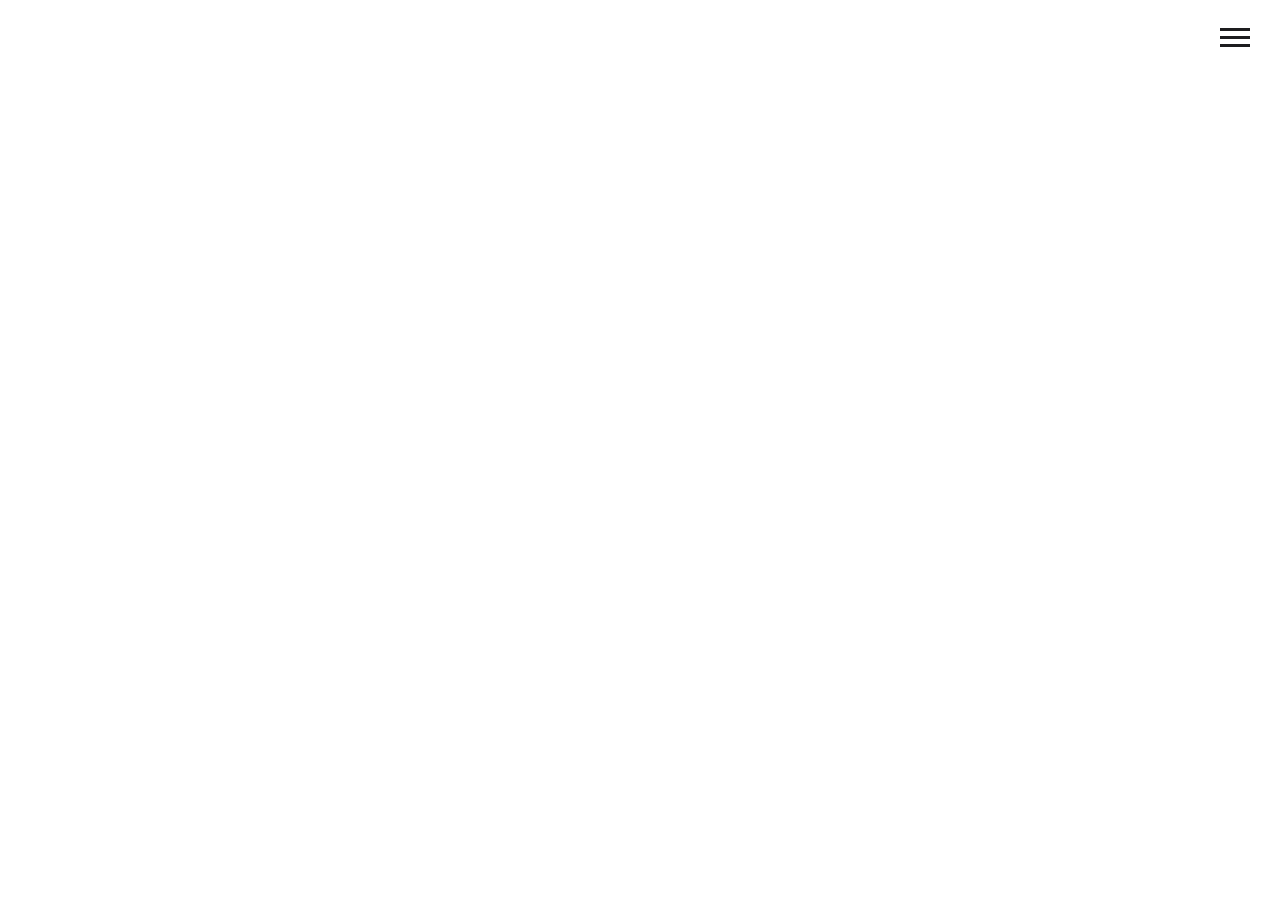
<file: G28.com/index.html>
<!doctype html>
<!--[if lt IE 7]><html class="no-js lt-ie9 lt-ie8 lt-ie7" lang="en"> <![endif]-->
<!--[if IE 7]><html class="no-js lt-ie9 lt-ie8" lang="en"> <![endif]-->
<!--[if IE 8]><html class="no-js lt-ie9" lang="en"> <![endif]-->
<!--[if IE 9 ]><html class="ie9 no-js"> <![endif]-->
<!--[if (gt IE 9)|!(IE)]><!--> <html class="no-js"> <!--<![endif]--><html>
	

<head>
		<title>Game g28</title>

		<!-- META DATA -->
		<meta http-equiv="content-type" content="text/html; charset=utf-8">
		<meta name="description" content="Hello, It's game G28."/>
		<meta name="viewport" content="width=device-width, initial-scale=1.0, user-scalable=0"/>

		<link rel="apple-touch-icon" sizes="57x57" href="assets/img/favicons/apple-icon-57x57.png">
		<link rel="apple-touch-icon" sizes="60x60" href="assets/img/favicons/apple-icon-60x60.png">
		<link rel="apple-touch-icon" sizes="72x72" href="assets/img/favicons/apple-icon-72x72.png">
		<link rel="apple-touch-icon" sizes="76x76" href="assets/img/favicons/apple-icon-76x76.png">
		<link rel="apple-touch-icon" sizes="114x114" href="assets/img/favicons/apple-icon-114x114.png">
		<link rel="apple-touch-icon" sizes="120x120" href="assets/img/favicons/apple-icon-120x120.png">
		<link rel="apple-touch-icon" sizes="144x144" href="assets/img/favicons/apple-icon-144x144.png">
		<link rel="apple-touch-icon" sizes="152x152" href="assets/img/favicons/apple-icon-152x152.png">
		<link rel="apple-touch-icon" sizes="180x180" href="assets/img/favicons/apple-icon-180x180.png">
		<link rel="icon" type="image/png" sizes="192x192"  href="assets/img/favicons/android-icon-192x192.png">
		<link rel="icon" type="image/png" sizes="32x32" href="assets/img/favicons/favicon-32x32.png">
		<link rel="icon" type="image/png" sizes="96x96" href="assets/img/favicons/favicon-96x96.png">
		<link rel="icon" type="image/png" sizes="16x16" href="assets/img/favicons/favicon-16x16.png">
		<link rel="manifest" href="assets/img/favicons/manifest.json">
		<meta name="msapplication-TileColor" content="#ffffff">
		<meta name="msapplication-TileImage" content="assets/img/favicons/ms-icon-144x144.png">
		<meta name="theme-color" content="#ffffff">

		<meta property="og:site_name " content="G28" />
		<meta property="og:title" content="G28" />
		<meta property="og:description" content="Hello, It's game g28." />
		<meta property="og:image" content="assets/img/sharing.png" />

		<!-- CSS -->
		<link type="text/css" rel="stylesheet" href="assets/css/styles.min.css" />

		<!-- JAVASCRIPT -->
		<script type="text/javascript" src="assets/js/respond.min.js"></script>
		<script type="text/javascript" src="assets/js/modernizr.min.js"></script>
	</head>
	<body class="">


		
	
			
			<g class="letters" clip-path="url(#logo__clip)" stroke="#F3F3F3" stroke-width="3" fill="none" stroke-miterlimit="10">
				<g class="letter-G">
					<polyline class="outline-1" points="59.3,66.8 48.2,100.4 43.6,100.4 36.2,79.2 28.7,100.4 24.2,100.4 13,66.8"/>
					<polyline class="fill-2" points="32.1,81.4 36.2,69.7 45.9,97.5 56.6,65.3"/>
					<polyline class="fill-1" points="15.8,65.3 26.5,97.5 32.1,81.4"/>
					<polyline class="outline-2" points="19.5,66.8 26.5,87.8 33.9,66.8 38.5,66.8 45.8,87.8 52.8,66.8"/>
				</g>
				<g class="letter-A">
					<polyline class="outline-3" points="91.7,85.3 81.4,85.3 81.4,94.7 95.6,94.7"/>
					<polyline class="outline-2" points="95.1,72.6 81.4,72.6 81.4,79.5 91.7,79.5"/>
					<polyline class="outline-1" points="95.6,100.4 74.9,100.4 74.9,66.8 95.1,66.8"/>
					<polyline class="fill-3" points="78.2,82.4 78.2,97.5 95.6,97.5"/>
					<line class="fill-1" x1="91.7" y1="82.4" x2="78.2" y2="82.4"/>
					<polyline class="fill-2" points="95.1,69.7 78.2,69.7 78.2,82.4"/>
				</g>
				<g class="letter-M letter-M-1">
					<polyline class="outline-3" points="159.6,100.4 156.4,93 142.9,93 139.8,100.4"/>
					<polyline class="outline-2" points="145.4,87.2 153.9,87.2 149.7,77.3 145.4,87.2"/>
					<polyline class="outline-1" points="133,100.4 147.4,66.8 152,66.8 166.3,100.4"/>
					<line class="fill-1" x1="144.8" y1="80.8" x2="135.7" y2="102.2"/>
					<polyline class="fill-3" points="163.7,102.2 149.7,69.3 144.8,80.8"/>
					<line class="fill-2" x1="158.6" y1="90.1" x2="140.8" y2="90.1"/>
				</g>
				<g class="letter-E letter-E-1">
					<line class="outline-2" x1="187.9" y1="66.8" x2="187.9" y2="100.4"/>
					<line class="outline-1" x1="181.5" y1="100.4" x2="181.5" y2="66.8"/>
					<line class="fill-2" x1="184.7" y1="76.1" x2="184.7" y2="66.8"/>
					<line class="fill-1" x1="184.7" y1="100.4" x2="184.7" y2="76.1"/>
				</g>
				<g class="letter-G">
					<polyline class="outline-2" points="236.7,66.8 236.7,100.4 232.1,100.4 213.4,78.5 213.4,100.4"/>
					<polyline class="fill-2" points="227.5,90.1 233.4,96.7 233.4,66.8 "/>
					<polyline class="fill-1" points="210.1,100.4 210.1,70.7 227.5,90.1 "/>
					<polyline class="outline-1" points="206.9,100.4 206.9,66.8 211.4,66.8 230.2,88.7 230.2,66.8"/>
				</g>
				<g class="letter-apostrophe">
					<line class="outline-2" x1="265" y1="66.8" x2="259.2" y2="81"/>
					<line class="outline-1" x1="254.6" y1="81" x2="258.2" y2="66.8"/>
					<line class="fill-1" x1="262.1" y1="65.3" x2="256.4" y2="82.5"/>
				</g>
				<g class="letter-2 letter-2-1">
					<polyline class="outline-3" points="289.7,100.4 289.7,72.6 280.8,72.6"/>
					<polyline class="outline-2" points="305,72.6 296.2,72.6 296.2,100.4"/>
					<line class="outline-1" x1="280.8" y1="66.8" x2="305" y2="66.8"/>
					<line class="fill-3" x1="292.9" y1="100.4" x2="292.9" y2="69.7"/>
					<line class="fill-2" x1="292.9" y1="69.7" x2="305" y2="69.7"/>
					<line class="fill-1" x1="280.8" y1="69.7" x2="292.9" y2="69.7"/>
				</g>
				<g class="letter-8">
					<line class="outline-5" x1="345.6" y1="100.4" x2="345.6" y2="66.8"/>
					<path class="outline-4" d="M369.6,76.8c0,5.6-3.5,9.9-11.4,9.9H352v13.7"/>
					<path class="outline-3" d="M345.6,66.8h12.6c7.8,0,11.4,4.4,11.4,10"/>
					<path class="outline-2" d="M352,76.8V81h5.9c3.8,0,5.2-2,5.2-4.2"/>
					<path class="outline-1" d="M363.1,76.8c0-2.2-1.4-4.2-5.2-4.2H352v4.2"/>
					<line class="fill-2" x1="348.8" y1="100.4" x2="348.8" y2="66.8"/>
					<path class="fill-1" d="M348.8,69.7l9.2,0c5.8,0,8.3,3.2,8.3,7.1c0,3.9-2.5,7.1-8.3,7.1h-9.2"/>
				</g>
				<g class="letter-8">
					<polyline class="outline-2" points="392.1,66.8 392.1,94.7 406.2,94.7"/>
					<polyline class="outline-1" points="406.2,100.4 385.6,100.4 385.6,66.8"/>
					<line class="fill-2" x1="388.8" y1="100.5" x2="388.8" y2="66.8"/>
					<line class="fill-1" x1="406.2" y1="97.5" x2="388.8" y2="97.5"/>
				</g>
				<g class="letter-a letter-a-2">
					<polyline class="outline-3" points="447.5,100.4 444.3,93 430.8,93 427.7,100.4"/>
					<polyline class="outline-2" points="433.3,87.2 441.8,87.2 437.6,77.3 433.3,87.2"/>
					<polyline class="outline-1" points="420.9,100.4 435.3,66.8 439.9,66.8 454.2,100.4"/>
					<line class="fill-1" x1="437.6" y1="69.3" x2="423.6" y2="102.2"/>
					<line class="fill-3" x1="451.6" y1="102.2" x2="435.2" y2="63.3"/>
					<line class="fill-2" x1="446.5" y1="90.1" x2="428.7" y2="90.1"/>
				</g>
				<g class="letter-s">
					<path class="fill-2" d="M477.8,82.8c1.6,0.7,3.4,1.4,5.1,2.5c2.6,1.5,3.6,3.5,3.6,5.8c0,4.1-3.6,7.2-8.1,7.2c-3.7,0-7.1-1.5-10-4.4"/>
					<path class="fill-1" d="M477.8,82.8c-0.6-0.2-1.2-0.5-1.7-0.7c-3.1-1.5-5.1-3.5-5.1-6c0-4.1,3.8-6.5,8.1-6.5c3,0,5.5,0.9,7.8,2.7"/>
					<path class="outline-2" d="M485.2,74.6c-1.6-1.5-3.5-2.2-5.8-2.2c-2.7,0-5.2,1.2-5.2,3.6c0,1.9,2.5,3.3,5.5,4.5s6.3,2.3,8.4,5.2c1.1,1.5,1.6,3.3,1.6,5.4c0,5.8-5.2,10.1-11.4,10.1c-4.4,0-8.5-1.7-12.2-5"/>
					<path class="outline-1" d="M470.4,91.7c2.2,2.5,4.9,3.7,7.9,3.7c2.9,0,4.9-1.8,4.9-4.2c0-2.6-2-3.9-6.2-5.5c-2.1-0.8-3.6-1.5-4.5-2c-3.2-1.9-4.8-4.4-4.8-7.6c0-5.7,5.2-9.4,11.1-9.4c3.6,0,6.9,1.1,9.8,3.2"/>
				</g>
				<g class="letter-t letter-t-2">
					<polyline class="outline-3" points="511.3,100.4 511.3,72.6 502.4,72.6"/>
					<polyline class="outline-2" points="526.7,72.6 517.8,72.6 517.8,100.4"/>
					<line class="outline-1" x1="502.4" y1="66.8" x2="526.7" y2="66.8"/>
					<line class="fill-3" x1="514.6" y1="100.4" x2="514.6" y2="69.7"/>
					<line class="fill-2" x1="514.6" y1="69.7" x2="526.7" y2="69.7"/>
					<line class="fill-1" x1="502.4" y1="69.7" x2="514.6" y2="69.7"/>
				</g>
				<g class="letter-i letter-i-2">
					<line class="outline-2" x1="549.5" y1="66.8" x2="549.5" y2="100.4"/>
					<line class="outline-1" x1="543" y1="100.4" x2="543" y2="66.8"/>
					<line class="fill-2" x1="546.2" y1="76.1" x2="546.2" y2="66.8"/>
					<line class="fill-1" x1="546.2" y1="100.4" x2="546.2" y2="76.1"/>
				</g>
				<g class="letter-c">
					<path class="outline-2" d="M597.9,94.5c-3.1,3.9-8.1,6.4-14.1,6.4c-5.2,0-9.4-1.7-12.8-5s-5-7.4-5-12.3c0-9.8,7.4-17.3,17.7-17.3c4.9,0,9,1.6,12.3,4.8"/>
					<path class="fill-1" d="M593.9,73.4c-2.8-2.8-6.2-4.1-10.2-4.1c-8.3,0-14.4,6.3-14.4,14.4c0,4.1,1.4,7.5,4.1,10.2c2.7,2.7,6.3,4.2,10.5,4.2c5,0,9.1-2,11.8-5.5"/>
					<path class="outline-1" d="M591.8,75.6c-2.3-2.3-5-3.4-8.2-3.4c-6.4,0-11.2,5.1-11.2,11.5c0,6.5,5,11.5,11.5,11.5c3.9,0,7.1-1.5,9.5-4.7"/>
				</g>
				<g class="logo__line-1">
					<line class="logo__line-1-outline-2" x1="344" y1="6.8" x2="328.4" y2="40.4"/>
					<line class="logo__line-1-outline-1" x1="322.6" y1="40.4" x2="338.2" y2="6.8"/>
					<line class="logo__line-1-fill-1" x1="324.7" y1="42.1" x2="341.8" y2="5.2"/>
				</g>
				<g class="logo__line-2">

					<line class="logo__line-2-outline-2" fill="none" stroke-miterlimit="10" x1="288.8" y1="126.8" x2="273.2" y2="160.4"/>

					<line class="logo__line-2-outline-1" fill="none" stroke-miterlimit="10" x1="267.5" y1="160.4" x2="283.1" y2="126.8"/>

					<line class="logo__line-2-fill-1" fill="none" stroke-miterlimit="10" x1="269.6" y1="162.1" x2="286.7" y2="125.2"/>
				</g>
			</g>
			<g class="logo__mask" display="none">
				<g display="inline">
					<path fill="#010101" d="M28.7,100.4h-4.5L13,66.8h6.5l7,21l7.4-21h4.6l7.4,21l7-21h6.5l-11.1,33.6h-4.6l-7.5-21.3L28.7,100.4z"/>
					<path fill="#010101" d="M95.6,94.7v5.8H74.9V66.8h20.2v5.8H81.4v7h10.3v5.8H81.4v9.4H95.6z"/>
					<path fill="#010101" d="M142.9,93l-3.2,7.4H133l14.4-33.6h4.6l14.4,33.6h-6.8l-3.2-7.4H142.9z M153.9,87.2l-4.3-9.9l-4.3,9.9
					H153.9z"/>
					<path fill="#010101" d="M187.9,66.8v33.6h-6.5V66.8H187.9z"/>
					<path fill="#010101" d="M213.4,78.5v21.9h-6.5V66.8h4.5l18.7,21.9V66.8h6.5v33.6h-4.6L213.4,78.5z"/>
					<path fill="#010101" d="M265,66.8L259.2,81h-4.5l3.6-14.2H265z"/>
					<path fill="#010101" d="M289.7,100.4V72.6h-8.9v-5.8H305v5.8h-8.9v27.8H289.7z"/>
					<path fill="#010101" d="M352,86.7v13.7h-6.5V66.8h12.6c7.8,0,11.4,4.4,11.4,10c0,5.6-3.5,9.9-11.4,9.9H352z M352,72.6V81h5.9
					c3.8,0,5.2-2,5.2-4.2c0-2.2-1.4-4.2-5.2-4.2H352z"/>
					<path fill="#010101" d="M406.2,94.7v5.8h-20.6V66.8h6.5v27.8H406.2z"/>
					<path fill="#010101" d="M430.8,93l-3.2,7.4h-6.8l14.4-33.6h4.6l14.4,33.6h-6.8l-3.2-7.4H430.8z M441.8,87.2l-4.3-9.9l-4.3,9.9
					H441.8z"/>
					<path fill="#010101" d="M470.2,91.5c2.2,2.5,4.9,3.7,7.9,3.7c2.9,0,4.9-1.8,4.9-4.2c0-2.6-2-3.9-6.2-5.5c-2.1-0.8-3.6-1.5-4.5-2
					c-3.2-1.9-4.8-4.4-4.8-7.6c0-5.7,5.2-9.4,11.1-9.4c3.6,0,6.9,1.1,9.8,3.2l-3.4,4.8c-1.6-1.5-3.5-2.2-5.8-2.2
					c-2.7,0-5.2,1.2-5.2,3.6c0,1.9,2.5,3.3,5.5,4.5s6.3,2.3,8.4,5.2c1.1,1.5,1.6,3.3,1.6,5.4c0,5.8-5.2,10.1-11.4,10.1
					c-4.4,0-8.5-1.7-12.2-5L470.2,91.5z"/>
					<path fill="#010101" d="M511.3,100.4V72.6h-8.9v-5.8h24.2v5.8h-8.9v27.8H511.3z"/>
					<path fill="#010101" d="M549.5,66.8v33.6H543V66.8H549.5z"/>
					<path fill="#010101" d="M571,95.9c-3.4-3.3-5-7.4-5-12.3c0-9.8,7.4-17.3,17.7-17.3c4.9,0,9,1.6,12.3,4.8l-4.2,4.4
					c-2.3-2.3-5-3.4-8.2-3.4c-6.4,0-11.2,5.1-11.2,11.5c0,6.5,5,11.5,11.5,11.5c3.9,0,7.1-1.5,9.5-4.7l4.5,4
					c-3.1,3.9-8.1,6.4-14.1,6.4C578.7,100.9,574.4,99.2,571,95.9z"/>
				</g>
				<g display="inline">
					<g>
						<g>
							<path fill="#010101" d="M288.8,126.8l-15.6,33.6h-5.8l15.6-33.6H288.8z"/>
						</g>
					</g>
					<g>
						<g>
							<path fill="#010101" d="M344,6.8l-15.6,33.6h-5.8l15.6-33.6H344z"/>
						</g>
					</g>
				</g>
			</g>
			
		</svg>
	</div>
</section>

			<nav class="main-nav">
				<ul>
					<li><a href="#gems">Games</a></li>
					<li><a href="#work">Work</a></li>
					<li><a href="#letters">Letters</a></li>
					<li><a href="#profile">Profile</a></li>
					<li><a href="#workflow">Workflow</a></li>
					<li><a href="#contact">Contact</a></li>
				</ul>
				<a href="#" class="main-nav-trigger">
					<i class="icon icon--burger"></i>
				</a>
			</nav>


			<div class="site-main">

				<section class="section-hero">
	<img class="logo" width="220" height="57" src="assets/img/logo.svg" alt="">
</section>				<section class="section section-gems" id="gems">

	<div class="section__headline">
		<div class="gems--animated">
			
				<defs>
					<clipPath id="gems-clip">
						<path fill="#fff" d="M18.9 35c-3.4-3.3-5-7.4-5-12.3 0-9.8 7.4-17.3 17.7-17.3 4.9 0 9 1.6 12.3 4.8l-4.2 4.4c-2.3-2.3-5-3.4-8.2-3.4-6.4 0-11.2 5.1-11.2 11.5 0 6.5 5 11.5 11.5 11.5 2.8 0 5.3-.9 7.5-2.6v-7.2h-8.6v-5.8h15.1v14.9c-3.1 3.9-8.1 6.4-14.1 6.4-5.2.1-9.4-1.6-12.8-4.9zM93.1 33.7v5.8H72.5V5.9h20.2v5.8H79v7h10.3v5.8H79v9.4h14.1zM125.3 20.8v18.7h-6.5V5.9h4.5L135.7 26l12.2-20.1h4.5v33.6H146V20.8L137.9 34h-4.5l-8.1-13.2zM181 30.5c2.2 2.5 4.9 3.7 7.9 3.7 2.9 0 4.9-1.8 4.9-4.2 0-2.6-2-3.9-6.2-5.5-2.1-.8-3.6-1.5-4.5-2-3.2-1.9-4.8-4.4-4.8-7.6 0-5.7 5.2-9.4 11.1-9.4 3.6 0 6.9 1.1 9.8 3.2l-3.4 4.8c-1.6-1.5-3.5-2.2-5.8-2.2-2.7 0-5.2 1.2-5.2 3.6 0 1.9 2.5 3.3 5.5 4.5s6.3 2.3 8.4 5.2c1.1 1.5 1.6 3.3 1.6 5.4 0 5.8-5.2 10.1-11.4 10.1-4.4 0-8.5-1.7-12.2-5l4.3-4.6z"/>
					</clipPath>
				</defs>
				<g class="letters" clip-path="url(#games-clip)" stroke="#1D1D1F" fill="none" stroke-miterlimit="10">
					<g class="letter-s">
						<path class="fill-2" d="M188.4,21.6c1.6,0.7,3.4,1.4,5.1,2.5c2.6,1.5,3.6,3.5,3.6,5.8c0,4.1-3.6,7.2-8.1,7.2c-3.7,0-7.1-1.5-10-4.4"/>
						<path class="fill-1" d="M188.4,21.6c-0.6-0.2-1.2-0.5-1.7-0.7c-3.1-1.5-5.1-3.5-5.1-6c0-4.1,3.8-6.5,8.1-6.5c3,0,5.5,0.9,7.8,2.7"/>
						<path class="outline-2" d="M195.8,13.4c-1.6-1.5-3.5-2.2-5.8-2.2c-2.7,0-5.2,1.2-5.2,3.6c0,1.9,2.5,3.3,5.5,4.5s6.3,2.3,8.4,5.2c1.1,1.5,1.6,3.3,1.6,5.4c0,5.8-5.2,10.1-11.4,10.1c-4.4,0-8.5-1.7-12.2-5"/>
						<path class="outline-1" d="M181,30.5c2.2,2.5,4.9,3.7,7.9,3.7c2.9,0,4.9-1.8,4.9-4.2c0-2.6-2-3.9-6.2-5.5c-2.1-0.8-3.6-1.5-4.5-2c-3.2-1.9-4.8-4.4-4.8-7.6c0-5.7,5.2-9.4,11.1-9.4c3.6,0,6.9,1.1,9.8,3.2"/>
					</g>
					<g class="letter-m">
						<polyline class="fill-1" points="122.1,39.5 122.1,9.3 135.7,31.9 135.9,31.6 "/>
						<polyline class="fill-2" points="135.7,31.9 149.2,9.3 149.2,39.5"/>
						<polyline class="outline-2" points="146,39.5 146,20.8 137.9,34 133.4,34 125.4,20.8 125.4,39.5 "/>
						<polyline class="outline-1" points="118.9,39.5 118.9,5.9 123.4,5.9 135.7,26 147.9,5.9 152.5,5.9 152.5,39.5 "/>
					</g>
					<g class="letter-e">
						<polyline class="outline-3" points="89.3,24.4 79,24.4 79,33.7 93.2,33.7 "/>
						<polyline class="outline-2" points="92.7,11.6 79,11.6 79,18.6 89.3,18.6 "/>
						<polyline class="outline-1" points="93.2,39.5 72.5,39.5 72.5,5.9 92.7,5.9 "/>
						<polyline class="fill-3" points="75.8,21.5 75.8,36.6 93.2,36.6 "/>
						<line class="fill-1" x1="89.3" y1="21.5" x2="75.8" y2="21.5"/>
						<polyline class="fill-2" points="92.7,8.8 75.8,8.8 75.8,21.5 "/>
					</g>
					<g class="letter-g">
						<path class="fill-2" d="M40.8,34.2c0.7-0.5,1.3-1,1.8-1.6V21.5H30.7"/>
						<path class="fill-1" d="M42.6,32.6c-2.6,2.8-6.4,4.5-10.8,4.5c-4.2,0-7.8-1.5-10.5-4.2c-2.7-2.7-4.1-6.2-4.1-10.2c0-8.1,6.1-14.4,14.4-14.4c4,0,7.4,1.4,10.2,4.1"/>
						<path class="outline-2" d="M39.7,14.6c-2.3-2.3-5-3.4-8.2-3.4c-6.4,0-11.2,5.1-11.2,11.5c0,6.5,5,11.5,11.5,11.5c2.8,0,5.3-0.9,7.5-2.6v-7.2h-8.6"/>
						<path class="outline-1" d="M30.7,18.6h15.1v14.9c-3.1,3.9-8.1,6.4-14.1,6.4c-5.2,0-9.4-1.7-12.8-5s-5-7.4-5-12.3c0-9.8,7.4-17.3,17.7-17.3c4.9,0,9,1.6,12.3,4.8"/>
					</g>
				</g>
			</svg>
		</div>

	</div>
	<div class="New_pink">
		<li><a href="https://www.pinksale.finance/" target="_blank" onclick="ga('send', 'event', 'external page', 'visit', this.href);"><img src="assets/img/logos/images.svg" width="80" height="80" alt=""></a></li>
					<li><a href="https://t.me/dexview" target="_blank" onclick="ga('send', 'event', 'external page', 'visit', this.href);"><img src="assets/img/logos/Ki01d3av_R7I.svg" width="80" height="80" alt=""></a></li>
	</div>


	<div class="section__content">


		<div class="row gutter--s--1">
			<div class="column--s--12">
				<ul class="gems">
					<li class="gem gutter--s--1 gutter--l--2">
						<svg class="gem__icon-leaf" xmlns="http://www.w3.org/2000/svg" width="80" height="54" viewBox="0 0 79.4 53.9">
							<g fill="none" stroke="#1D1D1F" stroke-width="3" stroke-miterlimit="10">
								<polyline class="leaf-left" points="40.7,3.5 29.2,14.7 34.2,19.2 24.2,28.9 39.7,42.8"/>
								<polyline class="leaf-right" points="38.7,43.9 55.2,28.9 45.1,19.2 50.2,14.7 39.7,4.6"/>
								<line class="stem-right" x1="39.7" y1="32.8" x2="45.2" y2="27.9"/>
								<line class="stem-left" x1="39.7" y1="32.8" x2="34.1" y2="27.9"/>
								<line class="stem" x1="39.7" y1="22.8" x2="39.7" y2="50.8"/>
							</g>
						</svg>
						<h5 class="gem__title">G28</h5>
					</li>
					<li class="gem gutter--s--1 gutter--l--2">
						<svg class="gem__icon-waves" xmlns="http://www.w3.org/2000/svg" width="80" height="54" viewBox="0 0 79.4 53.9">
							<g fill="none"  stroke="#1D1D1F" stroke-width="3" stroke-linejoin="bevel" stroke-miterlimit="10">
								<path class="wave-1" d="M19.2,18.1c8.8,0,10.2-7.8,10.2-7.8c0,0,1.4,7.8,10.2,7.8s10.2-7.8,10.2-7.8s1.4,7.8,10.2,7.8"/>
								<path class="wave-2" d="M19.2,31.1c8.8,0,10.2-7.8,10.2-7.8c0,0,1.4,7.8,10.2,7.8s10.2-7.8,10.2-7.8s1.4,7.8,10.2,7.8"/>
								<path class="wave-3" d="M19.2,44.1c8.8,0,10.2-7.8,10.2-7.8c0,0,1.4,7.8,10.2,7.8s10.2-7.8,10.2-7.8s1.4,7.8,10.2,7.8"/>
							</g>
						</svg>
						<h5 class="gem__title">G28</h5>
					</li>
					<li class="gem gutter--s--1 gutter--l--2">
						<svg class="gem__icon-wind" xmlns="http://www.w3.org/2000/svg" width="80" height="54" viewBox="0 0 79.4 53.9">
							<g fill="none" stroke="#1D1D1F" stroke-width="3" stroke-miterlimit="10">
								<path class="wind-1" d="M57.6,24.3c-0.6-1.2-1-2.6-1-4.1c0-5,4-9,9-9c5,0,9,4,9,9s-4,9-9,9l-61.1,0"/>
								<path class="wind-2" d="M42.2,17.4c0-2.7,2.2-4.9,4.9-4.9c2.7,0,4.9,2.2,4.9,4.9s-2.2,4.9-4.9,4.9H9.6"/>
								<path class="wind-3" d="M57.9,41.3c0.6,1.2,1.7,2,3.1,2c1.9,0,3.5-1.6,3.5-3.5s-1.6-3.5-3.5-3.5l-46.4,0"/>
							</g>
						</svg>
						<h5 class="gem__title">G28</h5>
					</li>
					<li class="gem gutter--s--1 gutter--l--2">
						<svg class="gem__icon-mountain" xmlns="http://www.w3.org/2000/svg" width="80" height="54" viewBox="0 0 79.4 53.9">
							<g fill="none" stroke="#1D1D1F" stroke-width="3" stroke-miterlimit="10">
								<polygon class="mountain-small" points="32.3,46.5 4.7,46.5 18.5,28.1 32.3,46.5	"/>
								<polygon class="mountain-big" fill="#ffffff" points="17,46.5 45.8,7.8 74.7,46.5 17,46.5"/>
								<polyline class="mountain-snow" points="36.7,21.8  40.8,26 45.9,20.9 54.2,29.1 59,24.3 "/>
							</g>
						</svg>
						<h5 class="gem__title">G28</h5>
					</li>
					<li class="gem gutter--s--1 gutter--l--2">
						<svg class="gem__icon-fether" xmlns="http://www.w3.org/2000/svg" width="80" height="54" viewBox="0 0 79.4 53.9">
							<g fill="none" stroke="#1D1D1F" stroke-width="3" stroke-miterlimit="10">
								<path class="outline-left" d="M39.6,42.3L39.6,42.3c-4.4,0-8.1-3.6-8.1-8.1V13.5c0-4.4,8.1-9.4,8.1-9.4"/>
								<path class="outline-right" d="M39.6,42.3c4.4,0,8.1-3.6,8.1-8.1V13.5c0-4.4-8.1-9.4-8.1-9.4H39l-0.7-0.9"/>
								<line class="root" x1="39.6" y1="9.7" x2="39.6" y2="50.3"/>
								<line class="stroke-right-1" x1="39.7" y1="34.3" x2="47.8" y2="26.2"/>
								<line class="stroke-right-2" x1="39.7" y1="24.5" x2="47.8" y2="16.4"/>
								<line class="stroke-left-1" x1="39.6" y1="34.3" x2="31.5" y2="26.2"/>
								<line class="stroke-left-2" x1="39.6" y1="24.5" x2="31.5" y2="16.4"/>
							</g>
						</svg>
						<h5 class="gem__title">G28</h5>
					</li>
				</ul>
			</div>
		</div>

		<div class="row gutter--s--1 gutter-vertical--m--4 max-width--1200 horizontal-align--s--center">
			<div class="column--m--12of12 column--l--4of12 gutter--s--2">
				<h3 class="font-face--plantin-light text-align--l--right">
					<strong> Launching Time <br>
						16.30UTC<br>
					</strong>
					Thank you to everyone who is interested in our project. We present you a full-fledged platform created thanks to AI for earning, in which you can play, earn and even communicate completely anonymously.
				</h3>
			</div>
			<div class="gem-copytext column--m--12of12 column--l--8of12 gutter--s--2 text-color--grey-light">
				<p>
					LMeet G28

					A new and exciting development in the world of online gaming.
					
					Instead of just playing for fun, players are now able to monetize by completing tasks, achievements, or competing against other player in the game .
					
					G28 is a unique blend of cutting edge technology with popular culture through creative and strategic design, development and viral marketing intiatives. 
				</p>
				<p>
					You want to participate in the IDO, but you do not have coins in the desired network in which the project collects, but there are in the other. You'll have to go find the bridge or transfer them through the exchange, this may take considerable time and your money to pay unnecessary commissions. 
				</p>
				<p>
					Let's look at the third example of convenient and easy to use: 
Projects that will run on our IDO platform will be able to host staking with us, and you as a user get a convenient and trusted way to place purchased coins into staking, all in one place. 
Of course, that's not all we're prepared to offer you, but even these small examples are enough to understand the convenience you get with us. 
				</p>
			</div>
		</div>

	</div>

	<img src="assets/img/gem-textured.png" width="600" height="1023" alt="" class="gem-image"/>


</section>
				
<div class="section section-work" id="work">
	<div class="section__headline">
		<div class="work--animated">
			<svg version="1.1" xmlns="http://www.w3.org/2000/svg" xmlns:xlink="http://www.w3.org/1999/xlink" x="0px" y="0px"
		 width="223.9" height="45.4" viewBox="0 0 223.9 45.4" enable-background="new 0 0 223.9 45.4" xml:space="preserve">
				<defs>
					<clipPath id="work-clip">
						<path d="M22.3 39.5h-4.5L6.6 5.9h6.5l7 21 7.4-21h4.6l7.4 21 7-21H53L41.8 39.5h-4.6l-7.5-21.3-7.4 21.3zM77.9 35c-3.3-3.3-4.9-7.4-4.9-12.3C73 13 80.3 5.4 90.5 5.4S108 13 108 22.7 100.7 40 90.5 40c-5.2 0-9.4-1.7-12.6-5zm4.7-20.5c-2.1 2.2-3.2 4.9-3.2 8.2 0 6.4 4.8 11.5 11 11.5s11-5.1 11-11.5-4.8-11.5-11-11.5c-3.1 0-5.7 1.1-7.8 3.3zM139 24.6v14.9h-6.5V5.9h12.2c3.1 0 5.5.8 7.3 2.5 2 1.9 3 4.2 3 6.9s-1 5-3 6.9c-1 .9-2.1 1.5-3.4 2l12.6 15.4h-8l-12-14.9H139zm0-13v7.2h5.4c3.1 0 4.2-1.6 4.2-3.5 0-2.1-1.1-3.7-4.2-3.7H139zM190.4 23v16.5H184V5.9h6.5v13.5l12.7-13.5h8.6L197 21.3l16.5 18.2h-8.3L190.4 23z"/>
					</clipPath>
				</defs>
				<g class="letters" clip-path="url(#work-clip)" stroke="#1D1D1F" fill="none" stroke="#010101" stroke-miterlimit="10">
					<g class="letter-w">
						<polyline class="outline-1" points="53,5.9 41.8,39.5 37.3,39.5 29.8,18.2 22.3,39.5 17.8,39.5 6.6,5.9"/>
						<polyline class="fill-2" points="25.7,20.5 29.8,8.8 39.5,36.6 50.2,4.4"/>
						<polyline class="fill-1" points="9.4,4.4 20.1,36.6 25.7,20.5"/>
						<polyline class="outline-2" points="13.2,5.9 20.1,26.8 27.5,5.9 32.1,5.9 39.5,26.8 46.4,5.9"/>
					</g>
					<g class="letter-o">
						<path class="outline-1" d="M108,22.7c0,9.7-7.3,17.3-17.5,17.3c-5.1,0-9.3-1.7-12.6-5s-4.9-7.4-4.9-12.3c0-9.7,7.3-17.3,17.5-17.3S108,13,108,22.7"/>
						<path class="outline-2" d="M79.4,22.7c0,6.4,4.8,11.5,11,11.5s11-5.1,11-11.5s-4.8-11.5-11-11.5c-3.1,0-5.8,1.1-7.9,3.4S79.4,19.5,79.4,22.7"/>
						<path class="fill" d="M99.6,11.2c-2.4-2.1-5.6-3.4-9.2-3.4c-4.1,0-7.5,1.5-10.2,4.3c-2.7,2.9-4.1,6.4-4.1,10.5c0,8.3,6.2,14.9,14.3,14.9s14.3-6.6,14.3-14.9C104.7,18,102.8,13.9,99.6,11.2"/>
					</g>
					<g class="letter-r">
						<path class="outline-1" d="M132.6,5.9h12.2c3.1,0,5.5,0.8,7.3,2.5c2,1.9,3,4.2,3,6.9"/>
						<line class="outline-2" x1="132.6" y1="39.5" x2="132.6" y2="5.9"/>
						<path class="outline-3" d="M155.1,15.2c0,2.7-1,5-3,6.9c-1,0.9-2.1,1.5-3.4,2l12.6,15.4"/>
						<path class="outline-4" d="M139,15.2v3.6h5.4c3.1,0,4.2-1.6,4.2-3.5"/>
						<path class="outline-5" d="M148.7,15.3c0-2.1-1.1-3.7-4.2-3.7H139v3.6"/>
						<line class="fill-1" x1="135.8" y1="40" x2="135.8" y2="6.3"/>
						<path class="fill-2" d="M135.2,21.7h9.3c5.4,0,7.3-2.8,7.3-6.3c0-3.7-2-6.6-7.3-6.6h-9.3"/>
						<line class="fill-3" x1="159.7" y1="42.4" x2="143" y2="21.7"/>
					</g>
					<g class="letter-k">
						<line class="outline-1" x1="184" y1="39.5" x2="184" y2="5.9"/>
						<polyline class="outline-2" points="196.9,21.2 213.5,39.5 205.2,39.5"/>
						<polyline class="outline-3" points="190.4,19.3 203.2,5.9 211.7,5.9"/>
						<line class="fill-1" x1="187.3" y1="39.5" x2="187.3" y2="5.9"/>
						<line class="fill-2" x1="210.6" y1="3" x2="190.9" y2="23.5"/>
						<line class="fill-3" x1="210.6" y1="41.4" x2="190.7" y2="19"/>
					</g>
				</g>
			</svg>
		</div>
		<a href="#" class="project-loader">
			<div class="loader">
				<div class="loader__line"></div>
			</div>
			<div class="close-icon" onclick="ga('send', 'pageview', 'index.html');">
			</div>
		</a>
	</div>

	<div class="section__content">

		<div class="row max-width--1200 horizontal-align--m--center">
			<div class="column--m--8of12 column-offset--m--2of12 gutter--s--1">
				<nav class="project-nav row">
					<ul class="column--m--6of12 gutter--s--1">
						<li>
							<a class="project-link" href="work/expedia-meeting-market-onboarding.html" onclick="ga('send', 'pageview', '/work/expedia-meeting-market-onboarding');">
								<span class="link__headline">AI.'s Future In Games</span>
								<h6 class="link__subline text-color--celeste">G28</h6>
							</a>
						</li>
						<li>
							<a class="project-link" href="work/atomic-relaunch.html" onclick="ga('send', 'pageview', '/work/atomic-relaunch');">
								<span class="link__headline">Tokenomics</span>
								<h6 class="link__subline text-color--celeste">G28</h6>
							</a>
						</li>	
						<li>
							<a class="project-link" href="work/melanie-daveid-portfolio.html" onclick="ga('send', 'pageview', '/work/melanie-daveid-portfolio');">
								<span class="link__headline">You would be right</span>
								<h6 class="link__subline text-color--celeste">G28</h6>
							</a>
						</li>
											
						
						<li>
							<a class="project-link" href="work/austria-moments.html" onclick="ga('send', 'pageview', '/work/austria-moments');">
								<span class="link__headline">ONLINE GAMES</span>
								<h6 class="link__subline text-color--celeste">g28</h6>
							</a>
						</li>
						
					</ul>
					<ul class="column--m--6of12 gutter--s--1">
												
						<li>
							<a class="project-link" href="work/row-low.html" onclick="ga('send', 'pageview', '/work/row-low');">
								<span class="link__headline">Want to Change</span>
								<h6 class="link__subline text-color--celeste">G28 </h6>
							</a>
						</li>
						<li>
							<a class="project-link" href="work/digging-in-the-crates.html" onclick="ga('send', 'pageview', '/work/digging-in-the-crates');">
								<span class="link__headline">Games walking G28</span>
								<h6 class="link__subline text-color--celeste">G28</h6>
							</a>
						</li>
						<li>
							<a class="project-link" href="work/infinity-configurator.html" onclick="ga('send', 'pageview', '/work/infinity-configurator');">
								<span class="link__headline">Whats Unique About Our game?</span>
								<h6 class="link__subline text-color--celeste">g28</h6>
							</a>
						</li>
						<li>
							<a class="project-link" href="work/web-dev-field-guide.html" onclick="ga('send', 'pageview', '/work/web-dev-field-guide');">
								<span class="link__headline">Alpha Version</span>
								<h6 class="link__subline text-color--celeste">G28</h6>
							</a>
						</li>
						
					</ul>
				</nav>
			</div>
		</div>
	</div>

	<div class="project-detail">


	</div>
</div>


				<section class="section section-letters" id="letters">
	<div class="section__headline">
		<div class="letters--animated">
			<svg version="1.1" xmlns="http://www.w3.org/2000/svg" xmlns:xlink="http://www.w3.org/1999/xlink" x="0px" y="0px" width="314.6" height="45.4" viewBox="0 0 314.6 45.4" enable-background="new 0 0 223.9 45.4" xml:space="preserve">
				<defs>
					<clipPath id="letters-clip">
						<path d="M28.2 34.5v5.8H7.5V6.7H14v27.8h14.2zM72.2 34.5v5.8H51.5V6.7h20.2v5.8H58v7h10.3v5.8H58v9.4h14.2zM103.3 40.3V12.4h-8.9V6.7h24.2v5.8h-8.9v27.8h-6.4zM149.6 40.3V12.4h-8.9V6.7H165v5.8h-8.9v27.8h-6.5zM209 34.5v5.8h-20.6V6.7h20.2v5.8h-13.7v7h10.3v5.8h-10.3v9.4H209zM240.4 25.4v14.9h-6.5V6.7h12.2c3.1 0 5.5.8 7.3 2.5 2 1.9 3 4.2 3 6.9s-1 5-3 6.9c-1 .9-2.1 1.5-3.4 2l12.6 15.4h-8l-12-14.9h-2.2zm0-13v7.2h5.4c3.1 0 4.2-1.6 4.2-3.5 0-2.1-1.1-3.7-4.2-3.7h-5.4zM286.3 31.3c2.2 2.5 4.9 3.7 7.9 3.7 2.9 0 4.9-1.8 4.9-4.2 0-2.6-2-3.9-6.2-5.5-2.1-.8-3.6-1.5-4.5-2-3.2-1.9-4.8-4.4-4.8-7.6 0-5.7 5.2-9.4 11.1-9.4 3.6 0 6.9 1.1 9.8 3.2l-3.4 4.8c-1.6-1.5-3.5-2.2-5.8-2.2-2.7 0-5.2 1.2-5.2 3.6 0 1.9 2.5 3.3 5.5 4.5s6.3 2.3 8.4 5.2c1.1 1.5 1.6 3.3 1.6 5.4 0 5.8-5.2 10.1-11.4 10.1-4.4 0-8.5-1.7-12.2-5l4.3-4.6z"/>
					</clipPath>
				</defs>
				<g class="letters" clip-path="url(#letters-clip)" stroke="#1D1D1F" fill="none" stroke="#010101" stroke-miterlimit="10">
					<g class="letter-r">
						<path class="outline-1" d="M233.9,6.7h12.2c3.1,0,5.5,0.8,7.3,2.5c2,1.9,3,4.2,3,6.9"/>
						<line class="outline-2" x1="233.9" y1="40.3" x2="233.9" y2="6.7"/>
						<path class="outline-3" d="M256.4,16c0,2.7-1,5-3,6.9c-1,0.9-2.1,1.5-3.4,2l12.6,15.4"/>
						<path class="outline-4" d="M240.4,16v3.6h5.4c3.1,0,4.2-1.6,4.2-3.5"/>
						<path class="outline-5" d="M250,16.1c0-2.1-1.1-3.7-4.2-3.7h-5.4V16"/>
						<line class="fill-1" x1="237.1" y1="40.7" x2="237.1" y2="7.1"/>
						<path class="fill-2" d="M236.5,22.5h9.3c5.4,0,7.3-2.8,7.3-6.3c0-3.7-2-6.6-7.3-6.6h-9.3"/>
						<line class="fill-3" x1="261" y1="43.2" x2="244.3" y2="22.5"/>
					</g>
					<g class="letter-t letter-t-2">
						<polyline class="outline-3" points="149.6,40.3 149.6,12.4 140.7,12.4"/>
						<polyline class="outline-2" points="165,12.4 156.1,12.4 156.1,40.3"/>
						<line class="outline-1" x1="140.7" y1="6.7" x2="165" y2="6.7"/>
						<line class="fill-3" x1="152.9" y1="40.3" x2="152.9" y2="9.5"/>
						<line class="fill-2" x1="152.9" y1="9.5" x2="165" y2="9.5"/>
						<line class="fill-1" x1="140.7" y1="9.5" x2="152.9" y2="9.5"/>
					</g>
					<g class="letter-t letter-t-1">
						<polyline class="outline-3" points="103.3,40.3 103.3,12.4 94.4,12.4"/>
						<polyline class="outline-2" points="118.6,12.4 109.7,12.4 109.7,40.3"/>
						<line class="outline-1" x1="94.4" y1="6.7" x2="118.6" y2="6.7"/>
						<line class="fill-3" x1="106.5" y1="40.3" x2="106.5" y2="9.5"/>
						<line class="fill-2" x1="106.5" y1="9.5" x2="118.6" y2="9.5"/>
						<line class="fill-1" x1="94.4" y1="9.5" x2="106.5" y2="9.5"/>
					</g>
					<g class="letter-e letter-e-1">
						<polyline class="outline-3" points="68.3,25.2 58,25.2 58,34.5 72.2,34.5"/>
						<polyline class="outline-2" points="71.7,12.4 58,12.4 58,19.4 68.3,19.4"/>
						<polyline class="outline-1" points="72.2,40.3 51.5,40.3 51.5,6.7 71.7,6.7 "/>
						<polyline class="fill-3" points="54.8,22.3 54.8,37.4 72.2,37.4"/>
						<line class="fill-1" x1="68.3" y1="22.3" x2="54.8" y2="22.3"/>
						<polyline class="fill-2" points="71.7,9.5 54.8,9.5 54.8,22.3"/>
					</g>
					<g class="letter-e letter-e-2">
						<polyline class="outline-3" points="205.1,25.2 194.8,25.2 194.8,34.5 209,34.5"/>
						<polyline class="outline-2" points="208.5,12.4 194.8,12.4 194.8,19.4 205.1,19.4"/>
						<polyline class="outline-1" points="209,40.3 188.3,40.3 188.3,6.7 208.5,6.7"/>
						<polyline class="fill-3" points="191.6,22.3 191.6,37.4 209,37.4"/>
						<line class="fill-1" x1="205.1" y1="22.3" x2="191.6" y2="22.3"/>
						<polyline class="fill-2" points="208.5,9.5 191.6,9.5 191.6,22.3"/>
					</g>
					<g class="letter-s">
						<path class="fill-2" d="M293.7,22.4c1.6,0.7,3.4,1.4,5.1,2.5c2.6,1.5,3.6,3.5,3.6,5.8c0,4.1-3.6,7.2-8.1,7.2c-3.7,0-7.1-1.5-10-4.4"/>
						<path class="fill-1" d="M293.7,22.4c-0.6-0.2-1.2-0.5-1.7-0.7c-3.1-1.5-5.1-3.5-5.1-6c0-4.1,3.8-6.5,8.1-6.5c3,0,5.5,0.9,7.8,2.7"/>
						<path class="outline-2" d="M301.1,14.2c-1.6-1.5-3.5-2.2-5.8-2.2c-2.7,0-5.2,1.2-5.2,3.6c0,1.9,2.5,3.3,5.5,4.5s6.3,2.3,8.4,5.2c1.1,1.5,1.6,3.3,1.6,5.4c0,5.8-5.2,10.1-11.4,10.1c-4.4,0-8.5-1.7-12.2-5"/>
						<path class="outline-1" d="M286.3,31.3c2.2,2.5,4.9,3.7,7.9,3.7c2.9,0,4.9-1.8,4.9-4.2c0-2.6-2-3.9-6.2-5.5c-2.1-0.8-3.6-1.5-4.5-2c-3.2-1.9-4.8-4.4-4.8-7.6c0-5.7,5.2-9.4,11.1-9.4c3.6,0,6.9,1.1,9.8,3.2"/>
					</g>
					<g class="letter-l">
						<polyline class="outline-2" points="14,6.6 14,34.4 28.2,34.4"/>
						<polyline class="outline-1" points="28.2,40.2 7.5,40.2 7.5,6.6"/>
						<line class="fill-2" x1="10.8" y1="40.3" x2="10.8" y2="6.6"/>
						<line class="fill-1" x1="28.2" y1="37.3" x2="10.8" y2="37.3"/>
					</g>
				</g>
			</svg>
		</div>
	</div>

	<div class="section__content">
		<div class="row max-width--1200 horizontal-align--m--center gutter--s--1">


			<div class="column--m--12of12 column--l--4of10 gutter--s--1">
				<a href="https://publuu.com/flip-book/111194/302743" target="_blank" class="letter-link--featured" onclick="ga('send', 'pageview', '/letters/let-me-be-your-rubber-duck');">
				<div class="ratio-block--s--1by1 ratio-block--m--21by9 ratio-block--l--3by4 background-color--grey-lighter ">
					<div class="vertical-align-helper text-align--s--center">
						<div class="vertical-align--s--middle">
							<div class="link__content">
								<div class="gutter--s--2">
									<h4 class="content__hyphen--top text-color--grey-ligh">Whitepaper </h4>
									<h6 class="content__tag text-color--celeste">Game <br>G28</h6>
									<h1 class="content__headline">What Is<br class="visible--l visible--xl"> The game<br class="visible--m visible--l visible--xl"> G28<br class="visible--l visible--xl"> Ecosystem?</h1>
									<h4 class="content__hyphen--bottom text-color--grey-ligh">Read more</h4>
								</div>
							</div>
						</div>
						
					</div>
				</div> 
				</a>
			</div>

			<div class="column--m--12of12 column--l--6of10">
				<div class="row">
					<div class="column--m--6of12 gutter--s--0">
							<a href="https://t.me/G28announcement" target="_blank" class="letter-link" onclick="ga('send', 'pageview', '/letters/developers-aint-slow');">
								<div class="link__content gutter--s--2">
									<h6 class="content__tag">G28</h6>
									<h3 class="content__headline">G28CoinAI</h3>
									<p class="content__excerpt">The main token of the G28Coin ecosystem. It provides access to various products and services, such as access to our exchange, participation in our Walking G28 game, and provides the opportunity to become an investor in our company and receive dividends. G28Coin will be used in all of our products and services, which creates a single payment mechanism in our ecosystem.</p>
									<h6 class="content__read-more text-color--celeste"></h6>
								</div>
							</a>
							<a href="https://twitter.com/g28token?s=11&t=dDhfYwVYW2lkXCu1A67KBA" class="letter-link" onclick="ga('send', 'pageview', '/letters/a-two-level-menu-approach-for-mobile');">
								<div class="link__content gutter--s--2">
									<h6 class="content__tag">G28</h6>
									<h3 class="content__headline">DEX G28Coin</h3>
									<p class="content__excerpt">Our own cryptocurrency exchange, where you can buy and sell cryptocurrencies, including G28Coin. We strive to create a convenient and reliable exchange for our users, where they can trade cryptocurrencies with minimal commissions.</p>
									<h6 class="content__read-more text-color--celeste"></h6>
								</div>
							</a>
					</div>
					<div class="column--m--6of12 gutter--s--0">
							<a href="https://twitter.com/g28token?s=11&t=dDhfYwVYW2lkXCu1A67KBA" class="letter-link" onclick="ga('send', 'pageview', '/letters/pull-to-return-a-new-interaction-pattern');">
								<div class="link__content gutter--s--2">
									<h6 class="content__tag">G28</h6>
									<h3 class="content__headline">Game Walking G28</h3>
									<p class="content__excerpt">is our project that allows users to earn G28Coin by playing a fun and exciting game. It is not only entertainment, but also a way for users to earn money. Players can earn G28Coin by completing levels and tasks, and then use them to buy other products in our ecosystem.</p>
									<h6 class="content__read-more text-color--celeste"></h6>
								</div>
							</a>
							<a href="https://t.me/G28announcement" class="letter-link" onclick="ga('send', 'pageview', '/letters/unveiled-sticky-navigation-released-as-jquery-plugin');">
								<div class="link__content gutter--s--2">
									<h6 class="content__tag">G28</h6>
									<h3 class="content__headline">About Token</h3>
									<p class="content__excerpt">$G28 is enabled by the G28token, which serves as the backbone of the platform. The token is built on the Binance Smart Chain blockchain and complies with the BEP-20 standard.

										The G28 token is an essential component of the Botrix platform, providing users with access to a range of benefits, including discounted fees, access to premium features, and voting rights on future development proposals.
									
							</p>
									<h6 class="content__read-more text-color--celeste"></h6>
								</div>
							</a>
					</div>
				</div>
			</div>
		</div>

		<!-- <div class="row gutter--s--6">
			<hr>
		</div>
		<div class="row gutter--s--2">
			<div class="row max-width--1200 horizontal-align--s--center" style="display: none;">
				<div class="column--s--4of12">
					<a href="#" class="letter-link">
						<div class="link__content gutter--s--2">
							<h6 class="content__tag">UX Design</h6>
							<h3 class="content__headline">Check this post and let me know what you think</h3>
							<p class="content__excerpt">Lorem ipsum dolor sit amet, consetetur sadipscing elitr, sed diam nonumy eirmod tempor invidunt ut labore et dolore magna aliquyam erat, sed diam </p>
							<h6 class="content__read-more text-color--celeste">— Read</h6>
						</div>
					</a>
				</div>
				<div class="column--s--4of12">
					<a href="#" class="letter-link">
						<div class="link__content gutter--s--2">
							<h6 class="content__tag">UX Design</h6>
							<h3 class="content__headline">Check this post and let me know what you think</h3>
							<p class="content__excerpt">Lorem ipsum dolor sit amet, consetetur sadipscing elitr, sed diam nonumy eirmod tempor invidunt ut labore et dolore magna aliquyam erat, sed diam </p>
							<h6 class="content__read-more text-color--celeste">— Read</h6>
						</div>
					</a>
				</div>
				<div class="column--s--4of12">
					<a href="#" class="letter-link">
						<div class="link__content gutter--s--2">
							<h6 class="content__tag">UX Design</h6>
							<h3 class="content__headline">Check this post and let me know what you think</h3>
							<p class="content__excerpt">Lorem ipsum dolor sit amet, consetetur sadipscing elitr, sed diam nonumy eirmod tempor invidunt ut labore et dolore magna aliquyam erat, sed diam </p>
							<h6 class="content__read-more text-color--celeste">— Read</h6>
						</div>
					</a>
				</div>
			</div>
			<div class="row max-width--1200 horizontal-align--s--center" style="display: none;">
				<div class="column--s--4of12">
					<a href="#" class="letter-link">
						<div class="link__content gutter--s--2">
							<h6 class="content__tag">UX Design</h6>
							<h3 class="content__headline">Check this post and let me know what you think</h3>
							<p class="content__excerpt">Lorem ipsum dolor sit amet, consetetur sadipscing elitr, sed diam nonumy eirmod tempor invidunt ut labore et dolore magna aliquyam erat, sed diam </p>
							<h6 class="content__read-more text-color--celeste">— Read</h6>
						</div>
					</a>
				</div>
				<div class="column--s--4of12">
					<a href="#" class="letter-link">
						<div class="link__content gutter--s--2">
							<h6 class="content__tag">UX Design</h6>
							<h3 class="content__headline">Check this post and let me know what you think</h3>
							<p class="content__excerpt">Lorem ipsum dolor sit amet, consetetur sadipscing elitr, sed diam nonumy eirmod tempor invidunt ut labore et dolore magna aliquyam erat, sed diam </p>
							<h6 class="content__read-more text-color--celeste">— Read</h6>
						</div>
					</a>
				</div>
				<div class="column--s--4of12">
					<a href="#" class="letter-link">
						<div class="link__content gutter--s--2">
							<h6 class="content__tag">UX Design</h6>
							<h3 class="content__headline">Check this post and let me know what you think</h3>
							<p class="content__excerpt">Lorem ipsum dolor sit amet, consetetur sadipscing elitr, sed diam nonumy eirmod tempor invidunt ut labore et dolore magna aliquyam erat, sed diam </p>
							<h6 class="content__read-more text-color--celeste">— Read</h6>
						</div>
					</a>
				</div>
			</div>
			<div class="row">
				<div class="column--s--12of12 text-align--s--center gutter--s--2">
					<a href="#" class="js-read-more button button--ghost-black__to__solid-black"><span class="button__label">Show me more</span></a>
				</div>
			</div>
		</div> -->
	</div>
</section>				<section class="section section-profile" id="profile">
	<div class="section__headline">
		<div class="profile--animated">
			<svg version="1.1" xmlns="http://www.w3.org/2000/svg" xmlns:xlink="http://www.w3.org/1999/xlink" x="0px" y="0px" width="314.6" height="45.4" viewBox="0 0 314.6 45.4" enable-background="new 0 0 223.9 45.4" xml:space="preserve">
				<defs>
					<clipPath id="profile-clip">
						<path d="M14 26.6v13.7H7.5V6.7h12.6c7.8 0 11.4 4.4 11.4 10s-3.5 9.9-11.4 9.9H14zm0-14.2v8.4h5.9c3.8 0 5.2-2 5.2-4.2 0-2.3-1.4-4.2-5.2-4.2H14zM61.3 25.4v14.9h-6.5V6.7H67c3.1 0 5.5.8 7.3 2.5 2 1.9 3 4.2 3 6.9s-1 5-3 6.9c-1 .9-2.1 1.5-3.4 2l12.6 15.4h-8l-12-14.9h-2.2zm0-13v7.2h5.4c3.1 0 4.2-1.6 4.2-3.5 0-2.1-1.1-3.7-4.2-3.7h-5.4zM107.2 35.7c-3.3-3.3-4.9-7.4-4.9-12.3 0-9.7 7.3-17.3 17.5-17.3s17.5 7.5 17.5 17.3-7.3 17.3-17.5 17.3c-5.1 0-9.3-1.6-12.6-5zm4.7-20.4c-2.1 2.2-3.2 4.9-3.2 8.2 0 6.4 4.8 11.5 11 11.5s11-5.1 11-11.5-4.8-11.5-11-11.5c-3 0-5.7 1.1-7.8 3.3zM168.4 25.2v15.1h-6.5V6.7h20.2v5.8h-13.7v7h10.3v5.8h-10.3zM211.8 6.7v33.6h-6.5V6.7h6.5zM259.1 34.5v5.8h-20.6V6.7h6.5v27.8h14.1zM303.1 34.5v5.8h-20.6V6.7h20.2v5.8H289v7h10.3v5.8H289v9.4h14.1z"/>
					</clipPath>
				</defs>
				<g class="letters" clip-path="url(#profile-clip)" stroke="#1D1D1F" fill="none" stroke="#010101" stroke-miterlimit="10">
					<g class="letter-r">
						<path class="outline-1" d="M54.8,6.7H67c3.1,0,5.5,0.8,7.3,2.5c2,1.9,3,4.2,3,6.9"/>
						<line class="outline-2" x1="54.8" y1="40.3" x2="54.8" y2="6.7"/>
						<path class="outline-3" d="M77.3,16c0,2.7-1,5-3,6.9c-1,0.9-2.1,1.5-3.4,2l12.6,15.4"/>
						<path class="outline-4" d="M61.3,16v3.6h5.4c3.1,0,4.2-1.6,4.2-3.5"/>
						<path class="outline-5" d="M70.9,16.1c0-2.1-1.1-3.7-4.2-3.7h-5.4V16"/>
						<line class="fill-1" x1="58" y1="40.7" x2="58" y2="7.1"/>
						<path class="fill-2" d="M57.5,22.5h9.3c5.4,0,7.3-2.8,7.3-6.3c0-3.7-2-6.6-7.3-6.6h-9.3"/>
						<line class="fill-3" x1="81.9" y1="43.2" x2="65.3" y2="22.5"/>
					</g>
					<g class="letter-e">
						<polyline class="outline-3" points="299.3,25.2 289,25.2 289,34.5 303.1,34.5"/>
						<polyline class="outline-2" points="302.6,12.4 289,12.4 289,19.4 299.3,19.4"/>
						<polyline class="outline-1" points="303.1,40.3 282.5,40.3 282.5,6.7 302.6,6.7"/>
						<polyline class="fill-3" points="285.7,22.3 285.7,37.4 303.1,37.4"/>
						<line class="fill-1" x1="299.3" y1="22.3" x2="285.7" y2="22.3"/>
						<polyline class="fill-2" points="302.6,9.5 285.7,9.5 285.7,22.3"/>
					</g>
					<g class="letter-p">
						<line class="outline-5" x1="7.5" y1="40.3" x2="7.5" y2="6.7"/>
						<path class="outline-4" d="M31.5,16.6c0,5.6-3.5,9.9-11.4,9.9H14v13.7"/>
						<path class="outline-3" d="M7.5,6.7h12.6c7.8,0,11.4,4.4,11.4,10"/>
						<path class="outline-2" d="M14,16.6v4.2h5.9c3.8,0,5.2-2,5.2-4.2"/>
						<path class="outline-1" d="M25.1,16.6c0-2.3-1.4-4.2-5.2-4.2H14v4.2"/>
						<line class="fill-2" x1="10.8" y1="40.3" x2="10.8" y2="6.7"/>
						<path class="fill-1" d="M10.8,9.5l9.2,0c5.8,0,8.3,3.2,8.3,7.1c0,3.9-2.5,7.1-8.3,7.1h-9.2"/>
					</g>
					<g class="letter-o">
						<path class="outline-1" fill="none" stroke="#020202" stroke-miterlimit="10" d="M137.6,23.6c0,9.8-7.4,17.5-17.7,17.5c-5.2,0-9.4-1.7-12.8-5.1c-3.3-3.3-5-7.5-5-12.5c0-9.8,7.4-17.5,17.7-17.5S137.6,13.8,137.6,23.6"/>
						<path class="outline-2" fill="none" stroke="#020202" stroke-miterlimit="10" d="M108.7,23.6c0,6.5,4.9,11.6,11.1,11.6c6.3,0,11.1-5.2,11.1-11.6S126.1,12,119.8,12c-3.1,0-5.9,1.1-8,3.4S108.7,20.4,108.7,23.6"/>
						<path class="fill" fill="none" stroke="#020202" stroke-miterlimit="10" d="M129.1,12c-2.4-2.1-5.7-3.4-9.3-3.4c-4.2,0-7.6,1.5-10.3,4.4c-2.7,2.9-4.2,6.5-4.2,10.6c0,8.4,6.3,15.1,14.5,15.1s14.5-6.7,14.5-15.1C134.3,18.8,132.4,14.7,129.1,12"/>
					</g>
					<g class="letter-i">
						<line class="outline-2" x1="211.8" y1="6.9" x2="211.8" y2="40.5"/>
						<line class="outline-1" x1="205.3" y1="40.5" x2="205.3" y2="6.9"/>
						<line class="fill-2" x1="208.5" y1="16.2" x2="208.5" y2="6.9"/>
						<line class="fill-1" x1="208.5" y1="40.5" x2="208.5" y2="16.2"/>
					</g>
					<g class="letter-f">
						<polyline class="outline-3" points="178.7,25.2 168.4,25.2 168.4,40.3"/>
						<polyline class="outline-2" points="182.1,12.4 168.4,12.4 168.4,19.4 178.7,19.4"/>
						<polyline class="outline-1" points="161.9,40.3 161.9,6.7 182.1,6.7"/>
						<line class="fill-3" x1="165.1" y1="22.3" x2="165.1" y2="40.3"/>
						<line class="fill-1" x1="178.7" y1="22.3" x2="165.1" y2="22.3"/>
						<polyline class="fill-2" points="182.1,9.5 165.1,9.5 165.1,22.3"/>
					</g>
					<g class="letter-l">
						<polyline class="outline-2" points="245,6.7 245,34.5 259.1,34.5"/>
						<polyline class="outline-1" points="259.1,40.3 238.5,40.3 238.5,6.7"/>
						<line class="fill-2" x1="241.7" y1="40.4" x2="241.7" y2="6.7"/>
						<line class="fill-1" x1="259.1" y1="37.4" x2="241.7" y2="37.4"/>
					</g>
				</g>
			</svg>
		</div>
	</div>

	<div class="section__content">
		<div class="row gutter--s--1 max-width--1200 horizontal-align--m--center">
			<div class="column--m--8of12 column-offset--m--2of12 gutter--s--2 gutter-bottom--m--6 text-align--m--center">
				<p class="text-color--grey-light">A new and exciting development in the world of online gaming.</p>
			</div>
			<div class="column--m--4of12 gutter--s--1 text-align--s--center hidden--s">
				<h4 class="">g28</h4>

				<h5 class="text-spacing--subtitled"> Site of the Day</h5>
				<p class="font-face--plantin-light"><i></i></p>

				<h5 class="text-spacing--subtitled"> Site of the Day</h5>
				<p class="font-face--plantin-light"><i>gaming Moments</i></p>

				<h5 class="text-spacing--subtitled">enjoy the game </h5>
				<p class="font-face--plantin-light"><i>make fun and enjoy </i></p>

				<h5 class="text-spacing--subtitled">thanks for staying with us </h5>
				<p class="font-face--plantin-light"><i>thanks for supporting us </i></p>
			</div>
			<div class="column--m--4of12 gutter--s--1 text-align--s--center hidden--s">
				<h4 class="">online game</h4>

				<h5 class="text-spacing--subtitled">A touch of game</h5>
				<p class="font-face--plantin-light"><i>G28</i></p>

				<h5 class="text-spacing--subtitled">Visual Storytelling</h5>
				<p class="font-face--plantin-light"><i>G28</i></p>

				<h5 class="text-spacing--subtitled">Diagraphics</h5>
				<p class="font-face--plantin-light"><i>new Design</i></p>
			</div>
			<div class="column--m--4of12 gutter--s--1 text-align--s--center hidden--s">
				<h4 class="">Online Press</h4>

				<h5 class="text-spacing--subtitled">G28
				<h5 class="text-spacing--subtitled">g28</h5>
				<h5 class="text-spacing--subtitled">G28</h5>
				<h5 class="text-spacing--subtitled">Design Made in new way</h5>
				<h5 class="text-spacing--subtitled">Creative Way</h5>
				<h5 class="text-spacing--subtitled">Good</h5>
				<h5 class="text-spacing--subtitled">Digital</h5>
			</div>
		</div>
	</div>
</section>
				<section class="section section-workflow" id="workflow">
	<div class="section__headline">
		<div class="workflow--animated">
			<svg version="1.1" xmlns="http://www.w3.org/2000/svg" xmlns:xlink="http://www.w3.org/1999/xlink" x="0px" y="0px"
		 width="425.6" height="45.4" viewBox="0 0 425.6 45.4" enable-background="new 0 0 425.6 45.4" xml:space="preserve">
				<defs>
					<clipPath id="workflow-clip">
						<path d="M19.9 40.3h-4.5L4.2 6.7h6.5l7 21 7.4-21h4.6l7.4 21 7-21h6.5L39.4 40.3h-4.6L27.3 19l-7.4 21.3zM75.4 35.7c-3.3-3.3-4.9-7.4-4.9-12.3 0-9.7 7.3-17.3 17.5-17.3s17.5 7.5 17.5 17.3S98.3 40.7 88 40.7c-5.1 0-9.3-1.6-12.6-5zm4.7-20.4c-2.1 2.2-3.1 5-3.1 8.2C77 29.9 81.7 35 88 35s11-5.1 11-11.5S94.3 12 88 12c-3.1 0-5.7 1.1-7.9 3.3zM136.6 25.4v14.9h-6.5V6.7h12.2c3.1 0 5.5.8 7.3 2.5 2 1.9 3 4.2 3 6.9s-1 5-3 6.9c-1 .9-2.1 1.5-3.4 2l12.6 15.4h-8l-12-14.9h-2.2zm0-13v7.2h5.4c3.1 0 4.2-1.6 4.2-3.5 0-2.1-1.1-3.7-4.2-3.7h-5.4zM188 23.7v16.5h-6.5V6.7h6.5v13.5l12.7-13.5h8.6L194.5 22 211 40.3h-8.3L188 23.7zM240.3 25.2v15.1h-6.5V6.7H254v5.8h-13.7v7h10.3v5.8h-10.3zM297.8 34.5v5.8h-20.6V6.7h6.5v27.8h14.1zM323.4 35.7c-3.3-3.3-4.9-7.4-4.9-12.3 0-9.7 7.3-17.3 17.5-17.3s17.5 7.5 17.5 17.3-7.3 17.3-17.5 17.3c-5.2 0-9.4-1.6-12.6-5zm4.7-20.4c-2.1 2.2-3.2 4.9-3.2 8.2 0 6.4 4.8 11.5 11 11.5s11-5.1 11-11.5S342.2 12 336 12c-3.2 0-5.8 1.1-7.9 3.3zM389.1 40.3h-4.5L373.4 6.7h6.5l7 21 7.4-21h4.6l7.4 21 7-21h6.5l-11.1 33.6h-4.6L396.6 19l-7.5 21.3z"/>
					</clipPath>
				</defs>
				<g class="letters" clip-path="url(#workflow-clip)" stroke="#1D1D1F" fill="none" stroke="#010101" stroke-miterlimit="10">
					<g class="letter-r">
						<path class="outline-1" d="M130.1,6.7h12.2c3.1,0,5.5,0.8,7.3,2.5c2,1.9,3,4.2,3,6.9"/>
						<line class="outline-2" x1="130.1" y1="40.3" x2="130.1" y2="6.7"/>
						<path class="outline-3" d="M152.7,16c0,2.7-1,5-3,6.9c-1,0.9-2.1,1.5-3.4,2l12.6,15.4"/>
						<path class="outline-4" d="M136.6,16v3.6h5.4c3.1,0,4.2-1.6,4.2-3.5"/>
						<path class="outline-5" d="M146.2,16.1c0-2.1-1.1-3.7-4.2-3.7h-5.4V16"/>
						<line class="fill-1" x1="133.4" y1="40.7" x2="133.4" y2="7.1"/>
						<path class="fill-2" d="M132.8,22.5h9.3c5.4,0,7.3-2.8,7.3-6.3c0-3.7-2-6.6-7.3-6.6h-9.3"/>
						<line class="fill-3" x1="157.2" y1="43.2" x2="140.6" y2="22.5"/>
					</g>
					<g class="letter-o letter-o-1">
						<path class="outline-1" d="M105.9,23.6c0,9.8-7.4,17.5-17.7,17.5c-5.2,0-9.4-1.7-12.8-5.1c-3.3-3.3-5-7.5-5-12.5c0-9.8,7.4-17.5,17.7-17.5S105.9,13.8,105.9,23.6"/>
						<path class="outline-2" d="M77,23.6c0,6.5,4.9,11.6,11.1,11.6c6.3,0,11.1-5.2,11.1-11.6S94.4,12,88.1,12c-3.1,0-5.9,1.1-8,3.4S77,20.4,77,23.6"/>
						<path class="fill" d="M97.4,12c-2.4-2.1-5.7-3.4-9.3-3.4c-4.2,0-7.6,1.5-10.3,4.4c-2.7,2.9-4.2,6.5-4.2,10.6c0,8.4,6.3,15.1,14.5,15.1s14.5-6.7,14.5-15.1C102.6,18.8,100.7,14.7,97.4,12"/>
					</g>
					<g class="letter-o letter-o-2">
						<path class="outline-1" d="M353.7,23.6c0,9.8-7.4,17.5-17.7,17.5c-5.2,0-9.4-1.7-12.8-5.1c-3.3-3.3-5-7.5-5-12.5c0-9.8,7.4-17.5,17.7-17.5C346.3,6.1,353.7,13.8,353.7,23.6"/>
						<path class="outline-2" d="M324.7,23.6c0,6.5,4.9,11.6,11.1,11.6S347,30.1,347,23.6S342.1,12,335.9,12c-3.1,0-5.9,1.1-8,3.4C325.7,17.7,324.7,20.4,324.7,23.6"/>
						<path class="fill" d="M345.2,12c-2.4-2.1-5.7-3.4-9.3-3.4c-4.2,0-7.6,1.5-10.3,4.4c-2.7,2.9-4.2,6.5-4.2,10.6c0,8.4,6.3,15.1,14.5,15.1s14.5-6.7,14.5-15.1C350.3,18.8,348.4,14.7,345.2,12"/>
					</g>
					<g class="letter-f">
						<polyline class="outline-3" points="250.6,25.2 240.3,25.2 240.3,40.3"/>
						<polyline class="outline-2" points="254,12.4 240.3,12.4 240.3,19.4 250.6,19.4"/>
						<polyline class="outline-1" points="233.8,40.3 233.8,6.7 254,6.7"/>
						<line class="fill-3" x1="237" y1="22.3" x2="237" y2="40.3"/>
						<line class="fill-1" x1="250.6" y1="22.3" x2="237" y2="22.3"/>
						<polyline class="fill-2" points="254,9.5 237,9.5 237,22.3"/>
					</g>
					<g class="letter-l">
						<polyline class="outline-2" points="283.7,6.7 283.7,34.5 297.8,34.5"/>
						<polyline class="outline-1" points="297.8,40.3 277.2,40.3 277.2,6.7"/>
						<line class="fill-2" x1="280.4" y1="40.4" x2="280.4" y2="6.7"/>
						<line class="fill-1" x1="297.8" y1="37.4" x2="280.4" y2="37.4"/>
					</g>
					<g class="letter-w letter-w-1">
						<polyline class="outline-1" points="50.5,6.4 39.4,40 34.8,40 27.3,18.8 19.9,40 15.3,40 4.2,6.4"/>
						<polyline class="fill-2" points="23.2,21 27.3,9.3 37.1,37.1 47.8,4.9 "/>
						<polyline class="fill-1" points="6.9,4.9 17.6,37.1 23.2,21"/>
						<polyline class="outline-2" points="10.7,6.4 17.7,27.4 25.1,6.4 29.6,6.4 37,27.4 44,6.4"/>
					</g>
					<g class="letter-w letter-w-2">
						<polyline class="outline-1" points="419.8,6.4 408.6,40 404.1,40 396.6,18.8 389.1,40 384.6,40 373.4,6.4"/>
						<polyline class="fill-2" points="392.5,21 396.6,9.3 406.3,37.1 417,4.9"/>
						<polyline class="fill-1" points="376.2,4.9 386.9,37.1 392.5,21"/>
						<polyline class="outline-2" points="380,6.4 386.9,27.4 394.3,6.4 398.9,6.4 406.3,27.4 413.2,6.4"/>
					</g>
					<g class="letter-k">
						<line class="outline-1" x1="181.5" y1="40.5" x2="181.5" y2="6.9"/>
						<polyline class="outline-2" points="194.5,22.3 211,40.5 202.7,40.5"/>
						<polyline class="outline-3" points="188,20.3 200.7,6.9 209.3,6.9"/>
						<line class="fill-1" x1="184.8" y1="40.5" x2="184.8" y2="6.9"/>
						<line class="fill-2" x1="208.2" y1="4" x2="188.4" y2="24.5"/>
						<line class="fill-3" x1="208.2" y1="42.4" x2="188.2" y2="20.1"/>
					</g>
				</g>
			</svg>
		</div>
	</div>

	<div class="section__content">

	
		<div class="row max-width--1200 horizontal-align--m--center gutter--s--1">
			<div class="column--m--6of12 column-offset--m--3of12 gutter--s--1">
				<div class="gutter-bottom--s--6">
					<img src="assets/img/workflow-headline.svg" alt="" class="responsive">
					
				</div>
			</div>
			
		</div>

	</div>
</section>				<section class="section section-contact" id="contact">
	<div class="section__headline">
		<div class="contact--animated">
			<svg version="1.1" xmlns="http://www.w3.org/2000/svg" xmlns:xlink="http://www.w3.org/1999/xlink" x="0px" y="0px"
		 width="346.9" height="45.4" viewBox="0 0 346.9 45.4" enable-background="new 0 0 223.9 45.4" xml:space="preserve">
				<defs>
					<clipPath id="contact-clip">
						<path d="M10.1 35.8c-3.4-3.3-5-7.4-5-12.3 0-9.8 7.4-17.3 17.7-17.3 4.9 0 9 1.6 12.3 4.8L31 15.4c-2.3-2.3-5-3.4-8.2-3.4-6.4 0-11.2 5.1-11.2 11.5 0 6.5 5 11.5 11.5 11.5 3.9 0 7.1-1.5 9.5-4.7l4.5 4C34 38.2 29 40.7 23 40.7c-5.2 0-9.5-1.6-12.9-4.9zM62.5 35.7c-3.3-3.3-4.9-7.4-4.9-12.3 0-9.7 7.3-17.3 17.5-17.3s17.5 7.5 17.5 17.3-7.3 17.3-17.5 17.3c-5.1 0-9.3-1.6-12.6-5zm4.7-20.4c-2.1 2.2-3.2 4.9-3.2 8.2C64 29.9 68.8 35 75 35s11-5.1 11-11.5S81.4 12 75.1 12c-3.1 0-5.8 1.1-7.9 3.3zM123.7 18.4v21.9h-6.5V6.7h4.5l18.7 21.9V6.7h6.5v33.6h-4.6l-18.6-21.9zM179.2 40.3V12.4h-8.9V6.7h24.2v5.8h-8.9v27.8h-6.4zM221.4 32.8l-3.2 7.4h-6.8l14.4-33.6h4.6l14.4 33.6H238l-3.2-7.4h-13.4zm11-5.7l-4.3-9.9-4.3 9.9h8.6zM268.8 35.8c-3.4-3.3-5-7.4-5-12.3 0-9.8 7.4-17.3 17.7-17.3 4.9 0 9 1.6 12.3 4.8l-4.2 4.4c-2.3-2.3-5-3.4-8.2-3.4-6.4 0-11.2 5.1-11.2 11.5 0 6.5 5 11.5 11.5 11.5 3.9 0 7.1-1.5 9.5-4.7l4.5 4c-3.1 3.9-8.1 6.4-14.1 6.4-5.2 0-9.5-1.6-12.8-4.9zM325.6 40.3V12.4h-8.9V6.7h24.2v5.8H332v27.8h-6.4z"/>
					</clipPath>
				</defs>
				<g class="letters" clip-path="url(#contact-clip)" stroke="#1D1D1F" fill="none" stroke="#010101" stroke-miterlimit="10">
					<g class="letter-o">
						<path class="outline-1" d="M92.8,23.6c0,9.8-7.4,17.5-17.7,17.5c-5.2,0-9.4-1.7-12.8-5.1c-3.3-3.3-5-7.5-5-12.5c0-9.8,7.4-17.5,17.7-17.5S92.8,13.8,92.8,23.6"/>
						<path class="outline-2" d="M63.9,23.6c0,6.5,4.9,11.6,11.1,11.6c6.3,0,11.1-5.2,11.1-11.6S81.3,12,75,12c-3.1,0-5.9,1.1-8,3.4S63.9,20.4,63.9,23.6"/>
						<path class="fill" d="M84.3,12c-2.4-2.1-5.7-3.4-9.3-3.4c-4.2,0-7.6,1.5-10.3,4.4c-2.7,2.9-4.2,6.5-4.2,10.6c0,8.4,6.3,15.1,14.5,15.1s14.5-6.7,14.5-15.1C89.5,18.8,87.6,14.7,84.3,12"/>
					</g>
					<g class="letter-c letter-c-1">
						<path class="outline-2" d="M37.1,34.4c-3.1,3.9-8.1,6.4-14.1,6.4c-5.2,0-9.4-1.7-12.8-5s-5-7.4-5-12.3c0-9.8,7.4-17.3,17.7-17.3c4.9,0,9,1.6,12.3,4.8"/>
						<path class="fill-1" d="M33,13.3c-2.8-2.8-6.2-4.1-10.2-4.1c-8.3,0-14.4,6.3-14.4,14.4c0,4.1,1.4,7.5,4.1,10.2C15.2,36.5,18.8,38,23,38c5,0,9.1-2,11.8-5.5"/>
						<path class="outline-1" d="M31,15.5c-2.3-2.3-5-3.4-8.2-3.4c-6.4,0-11.2,5.1-11.2,11.5c0,6.5,5,11.5,11.5,11.5c3.9,0,7.1-1.5,9.5-4.7"/>
					</g>
					<g class="letter-c letter-c-2">
						<path class="outline-2" d="M295.7,34.3c-3.1,3.9-8.1,6.4-14.1,6.4c-5.2,0-9.4-1.7-12.8-5s-5-7.4-5-12.3c0-9.8,7.4-17.3,17.7-17.3c4.9,0,9,1.6,12.3,4.8"/>
						<path class="fill-1" d="M291.7,13.2c-2.8-2.8-6.2-4.1-10.2-4.1c-8.3,0-14.4,6.3-14.4,14.4c0,4.1,1.4,7.5,4.1,10.2c2.7,2.7,6.3,4.2,10.5,4.2c5,0,9.1-2,11.8-5.5"/>
						<path class="outline-1" d="M289.6,15.4c-2.3-2.3-5-3.4-8.2-3.4c-6.4,0-11.2,5.1-11.2,11.5c0,6.5,5,11.5,11.5,11.5c3.9,0,7.1-1.5,9.5-4.7"/>
					</g>
					<g class="letter-a">
						<polyline class="outline-3" points="238.1,40.3 234.9,32.9 221.4,32.9 218.2,40.3"/>
						<polyline class="outline-2" points="223.8,27.1 232.4,27.1 228.1,17.2 223.8,27.1"/>
						<polyline class="outline-1" points="211.5,40.3 225.9,6.7 230.4,6.7 244.8,40.3"/>
						<line class="fill-2" x1="223.3" y1="20.6" x2="214.1" y2="42"/>
						<polyline class="fill-3" points="242.1,42 228.2,9.2 223.3,20.6"/>
						<line class="fill-2" x1="237" y1="30" x2="219.3" y2="30"/>
					</g>
					<g class="letter-n">
						<polyline class="outline-2" points="147,6.8 147,40.4 142.4,40.4 123.7,18.5 123.7,40.4"/>
						<polyline class="fill-2" points="137.8,30.1 143.7,36.7 143.7,6.8"/>
						<polyline class="fill-1" points="120.4,40.4 120.4,10.6 137.8,30.1"/>
						<polyline class="outline-1" points="117.2,40.4 117.2,6.8 121.8,6.8 140.5,28.7 140.5,6.8"/>
					</g>
					<g class="letter-t letter-t-2">
						<polyline class="outline-3" points="325.6,40.3 325.6,12.4 316.7,12.4"/>
						<polyline class="outline-2" points="340.9,12.4 332.1,12.4 332.1,40.3"/>
						<line class="outline-1" x1="316.7" y1="6.7" x2="340.9" y2="6.7"/>
						<line class="fill-3" x1="328.8" y1="40.3" x2="328.8" y2="9.5"/>
						<line class="fill-2" x1="328.8" y1="9.5" x2="340.9" y2="9.5"/>
						<line class="fill-1" x1="316.7" y1="9.5" x2="328.8" y2="9.5"/>
					</g>
					<g class="letter-t letter-t-1">
						<polyline class="outline-3" points="179.2,40.4 179.2,12.6 170.4,12.6"/>
						<polyline class="outline-2" points="194.6,12.6 185.7,12.6 185.7,40.4"/>
						<line class="outline-1" x1="170.4" y1="6.8" x2="194.6" y2="6.8"/>
						<line class="fill-3" x1="182.5" y1="40.4" x2="182.5" y2="9.7"/>
						<line class="fill-2" x1="182.5" y1="9.7" x2="194.6" y2="9.7"/>
						<line class="fill-1" x1="170.4" y1="9.7" x2="182.5" y2="9.7"/>
					</g>
				</g>
			</svg>
		</div>
	</div>

	<div class="section__content">

	
		<div class="row max-width--1200 horizontal-align--m--center gutter--s--1">
			<div class="column--m--12of12 gutter--s--2">
				<h3 class="text-align--s--center text-spacing--subtitled"><a href="https://t.me/G28announcement">You can Chat with Us</a></h3>
			</div>
			<div class="column--m--12of12 gutter-top--s--6 gutter--s--2">
				<ul class="contact__profiles">
					<li><a href="https://twitter.com/g28token?s=11&t=dDhfYwVYW2lkXCu1A67KBA" target="_blank" onclick="ga('send', 'event', 'external page', 'visit', this.href);"><img src="assets/img/logos/logo-twitter.svg" width="40" height="40" alt=""></a></li>
					<li><a href="https://twitter.com/g28token?s=11&t=dDhfYwVYW2lkXCu1A67KBA" target="_blank" onclick="ga('send', 'event', 'external page', 'visit', this.href);"><img src="assets/img/logos/logo-codepen.svg" width="40" height="40" alt=""></a></li>
					<li><a href="https://t.me/G28announcement" target="_blank" onclick="ga('send', 'event', 'external page', 'visit', this.href);"><img src="assets/img/logos/logo-github.svg" width="40" height="40" alt=""></a></li>
					<li><a href="https://twitter.com/g28token?s=11&t=dDhfYwVYW2lkXCu1A67KBA" target="_blank" onclick="ga('send', 'event', 'external page', 'visit', this.href);"><img src="assets/img/logos/logo-medium.svg" width="40" height="40" alt=""></a></li>
					<li><a href="https://t.me/G28announcement" target="_blank" onclick="ga('send', 'event', 'external page', 'visit', this.href);"><img src="assets/img/logos/logo-linkedin.svg" width="40" height="40" alt=""></a></li>
					<li><a href="https://t.me/G28announcement" target="_blank" onclick="ga('send', 'event', 'external page', 'visit', this.href);"><img src="assets/img/logos/logo-xing.svg" width="40" height="40" alt=""></a></li>
				</ul>
			</div>
			<div class="column--m--12of12 gutter--s--4 text-align--s--center">
				<p><a href="#imprint" class="js-overlay button button--default-black__to__ghost-black button--s" onclick="ga('send', 'event', 'overlay', 'open', 'imprint');">Roadmap</a></p>
			</div>
		</div>

	</div>
</section>
			</div>

		<div class="overlay overlay-imprint" id="imprint">
	<div class="overlay__content vertical-align-helper text-align--s--center background-color--black">
		<div class="vertical-align--s--middle">
			<div class="row max-width--1200 horizontal-align--s--center gutter-vertical--s--6">
				<div class="column--m--8of12 column-offset--m--2of12 gutter--s--2 text-color--white">
					<a href="#imprint" class="js-overlay button button--ghost-white__to__solid-white"><span class="button__label">close</span></a>
				</div>
				<div class="column--m--8of12 column-offset--m--2of12 gutter--s--4 text-color--white">

					<h3>G28 <br>
					Game
					</h3>
					<h3><a href="https://t.me/G28announcement">Telegram</a></h3>
				</div>
				<div class="column--m--8of12 column-offset--m--2of12 gutter--s--2 text-color--white">	
					<h2>Q1</h2>
					<h2>Define all concept</h2>
					<h2>Developing website</h2>
					<p>A new and exciting development in the world of online gaming <a target="_blank" href="https://t.me/G28announcement">Join to know more</a></p>
					<h2>Q2</h2>
					<h2>Pancakeswap listing</h2>
					<h2>Marketing campaign</h2>
					<h2>Cex/Dex listings</h2>
					<p>Develop the game</p>
				
					<h2>Q3</h2>
					<h2>Community building </h2>
					<h2>Website launch</h2>
					<h2>Q4</h2>
					<h2>Launch the game </h2>
					<h2>Influencer campaign</h2>
					<h2>More strategic partnerships</h2>
					
					<p>G28 is a unique blend of cutting edge technology with popular culture through creative and strategic design, development and viral marketing intiatives.</p>
					
				</div>
			</div>
		</div>
	</div>
</div>		<div class="overlay overlay-hire" id="hire">
	<div class="overlay__content vertical-align-helper text-align--s--center background-color--black">
		<div class="vertical-align--s--middle">
			<div class="row max-width--1200 horizontal-align--s--center gutter-vertical--s--6">
				<div class="column--m--8of12 column-offset--m--2of12 gutter--s--2">
					<h3 class="text-color--white">I'm currently looking for a new challenge and would love to have a chat with you about exciting opportunities.</h3>
					<h3 class="text-color--white"><a href="https://t.me/G28announcement">Telegram, U can chat here with us easily</a></h3>
					<a href="#hire" class="js-overlay button button--ghost-white__to__solid-white"><span class="button__label">close</span></a>
				</div>
			</div>
		</div>
	</div>
</div>
		<script>
  (function(i,s,o,g,r,a,m){i['GoogleAnalyticsObject']=r;i[r]=i[r]||function(){
  (i[r].q=i[r].q||[]).push(arguments)},i[r].l=1*new Date();a=s.createElement(o),
  m=s.getElementsByTagName(o)[0];a.async=1;a.src=g;m.parentNode.insertBefore(a,m)
  })(window,document,'script','../www.google-analytics.com/analytics.js','ga');

  ga('create', 'UA-64090076-1', 'auto');
  ga('send', 'pageview');

</script>




		<script type="text/javascript" src="assets/js/vendor.min.js"></script>
		<script type="text/javascript" src="assets/js/scripts.min.js"></script>
	</body>

</html>
</file>
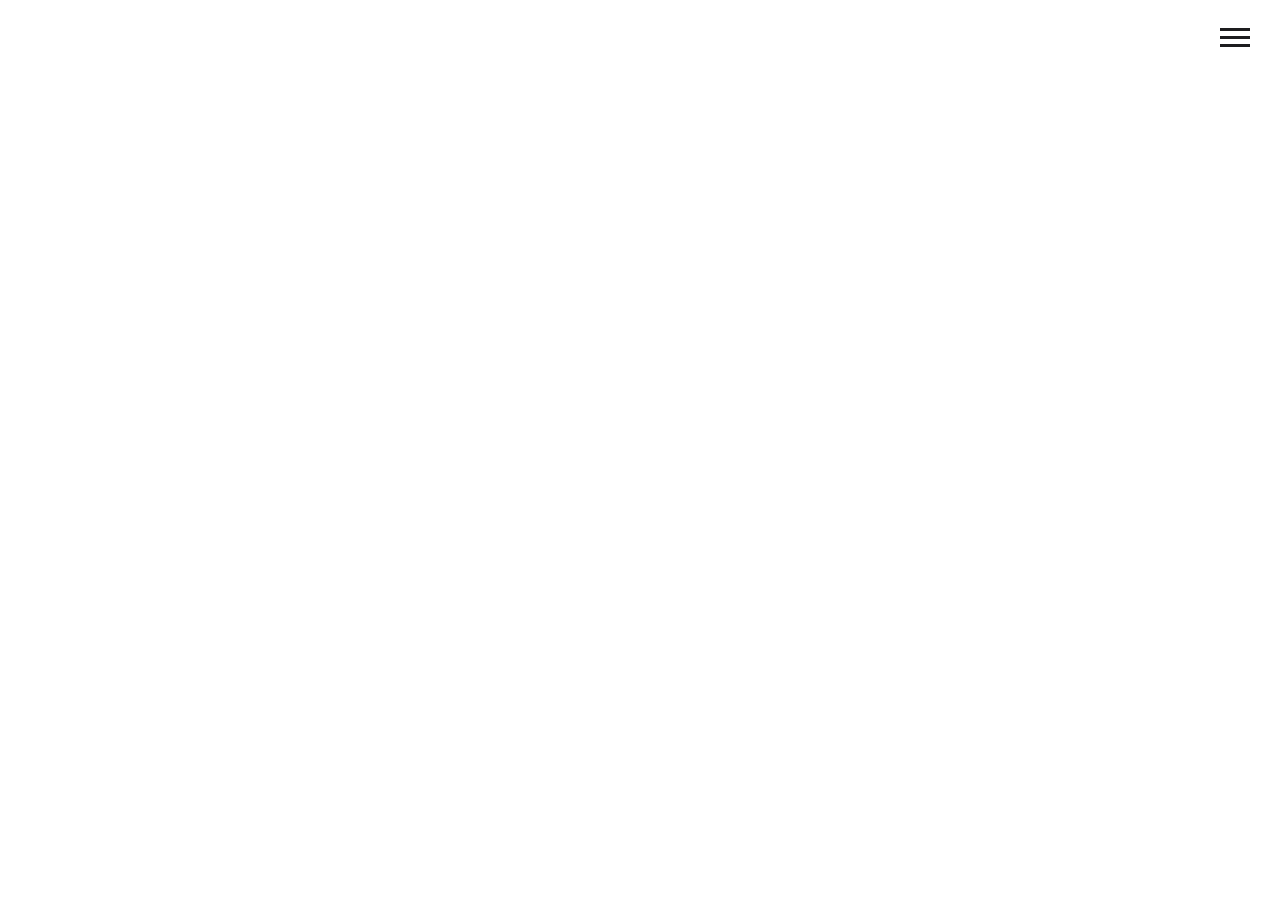
<file: weaintplastic.com/index.html>
<!doctype html>
<!--[if lt IE 7]><html class="no-js lt-ie9 lt-ie8 lt-ie7" lang="en"> <![endif]-->
<!--[if IE 7]><html class="no-js lt-ie9 lt-ie8" lang="en"> <![endif]-->
<!--[if IE 8]><html class="no-js lt-ie9" lang="en"> <![endif]-->
<!--[if IE 9 ]><html class="ie9 no-js"> <![endif]-->
<!--[if (gt IE 9)|!(IE)]><!--> <html class="no-js"> <!--<![endif]--><html>
	

<head>
		<title>Game g28</title>

		<!-- META DATA -->
		<meta http-equiv="content-type" content="text/html; charset=utf-8">
		<meta name="description" content="Hello, It's game G28."/>
		<meta name="viewport" content="width=device-width, initial-scale=1.0, user-scalable=0"/>

		<link rel="apple-touch-icon" sizes="57x57" href="assets/img/favicons/apple-icon-57x57.png">
		<link rel="apple-touch-icon" sizes="60x60" href="assets/img/favicons/apple-icon-60x60.png">
		<link rel="apple-touch-icon" sizes="72x72" href="assets/img/favicons/apple-icon-72x72.png">
		<link rel="apple-touch-icon" sizes="76x76" href="assets/img/favicons/apple-icon-76x76.png">
		<link rel="apple-touch-icon" sizes="114x114" href="assets/img/favicons/apple-icon-114x114.png">
		<link rel="apple-touch-icon" sizes="120x120" href="assets/img/favicons/apple-icon-120x120.png">
		<link rel="apple-touch-icon" sizes="144x144" href="assets/img/favicons/apple-icon-144x144.png">
		<link rel="apple-touch-icon" sizes="152x152" href="assets/img/favicons/apple-icon-152x152.png">
		<link rel="apple-touch-icon" sizes="180x180" href="assets/img/favicons/apple-icon-180x180.png">
		<link rel="icon" type="image/png" sizes="192x192"  href="assets/img/favicons/android-icon-192x192.png">
		<link rel="icon" type="image/png" sizes="32x32" href="assets/img/favicons/favicon-32x32.png">
		<link rel="icon" type="image/png" sizes="96x96" href="assets/img/favicons/favicon-96x96.png">
		<link rel="icon" type="image/png" sizes="16x16" href="assets/img/favicons/favicon-16x16.png">
		<link rel="manifest" href="assets/img/favicons/manifest.json">
		<meta name="msapplication-TileColor" content="#ffffff">
		<meta name="msapplication-TileImage" content="assets/img/favicons/ms-icon-144x144.png">
		<meta name="theme-color" content="#ffffff">

		<meta property="og:site_name " content="G28" />
		<meta property="og:title" content="G28" />
		<meta property="og:description" content="Hello, It's game g28." />
		<meta property="og:image" content="assets/img/sharing.png" />

		<!-- CSS -->
		<link type="text/css" rel="stylesheet" href="assets/css/styles.min.css" />

		<!-- JAVASCRIPT -->
		<script type="text/javascript" src="assets/js/respond.min.js"></script>
		<script type="text/javascript" src="assets/js/modernizr.min.js"></script>
	</head>
	<body class="">


		
	
			
			<g class="letters" clip-path="url(#logo__clip)" stroke="#F3F3F3" stroke-width="3" fill="none" stroke-miterlimit="10">
				<g class="letter-G">
					<polyline class="outline-1" points="59.3,66.8 48.2,100.4 43.6,100.4 36.2,79.2 28.7,100.4 24.2,100.4 13,66.8"/>
					<polyline class="fill-2" points="32.1,81.4 36.2,69.7 45.9,97.5 56.6,65.3"/>
					<polyline class="fill-1" points="15.8,65.3 26.5,97.5 32.1,81.4"/>
					<polyline class="outline-2" points="19.5,66.8 26.5,87.8 33.9,66.8 38.5,66.8 45.8,87.8 52.8,66.8"/>
				</g>
				<g class="letter-A">
					<polyline class="outline-3" points="91.7,85.3 81.4,85.3 81.4,94.7 95.6,94.7"/>
					<polyline class="outline-2" points="95.1,72.6 81.4,72.6 81.4,79.5 91.7,79.5"/>
					<polyline class="outline-1" points="95.6,100.4 74.9,100.4 74.9,66.8 95.1,66.8"/>
					<polyline class="fill-3" points="78.2,82.4 78.2,97.5 95.6,97.5"/>
					<line class="fill-1" x1="91.7" y1="82.4" x2="78.2" y2="82.4"/>
					<polyline class="fill-2" points="95.1,69.7 78.2,69.7 78.2,82.4"/>
				</g>
				<g class="letter-M letter-M-1">
					<polyline class="outline-3" points="159.6,100.4 156.4,93 142.9,93 139.8,100.4"/>
					<polyline class="outline-2" points="145.4,87.2 153.9,87.2 149.7,77.3 145.4,87.2"/>
					<polyline class="outline-1" points="133,100.4 147.4,66.8 152,66.8 166.3,100.4"/>
					<line class="fill-1" x1="144.8" y1="80.8" x2="135.7" y2="102.2"/>
					<polyline class="fill-3" points="163.7,102.2 149.7,69.3 144.8,80.8"/>
					<line class="fill-2" x1="158.6" y1="90.1" x2="140.8" y2="90.1"/>
				</g>
				<g class="letter-E letter-E-1">
					<line class="outline-2" x1="187.9" y1="66.8" x2="187.9" y2="100.4"/>
					<line class="outline-1" x1="181.5" y1="100.4" x2="181.5" y2="66.8"/>
					<line class="fill-2" x1="184.7" y1="76.1" x2="184.7" y2="66.8"/>
					<line class="fill-1" x1="184.7" y1="100.4" x2="184.7" y2="76.1"/>
				</g>
				<g class="letter-G">
					<polyline class="outline-2" points="236.7,66.8 236.7,100.4 232.1,100.4 213.4,78.5 213.4,100.4"/>
					<polyline class="fill-2" points="227.5,90.1 233.4,96.7 233.4,66.8 "/>
					<polyline class="fill-1" points="210.1,100.4 210.1,70.7 227.5,90.1 "/>
					<polyline class="outline-1" points="206.9,100.4 206.9,66.8 211.4,66.8 230.2,88.7 230.2,66.8"/>
				</g>
				<g class="letter-apostrophe">
					<line class="outline-2" x1="265" y1="66.8" x2="259.2" y2="81"/>
					<line class="outline-1" x1="254.6" y1="81" x2="258.2" y2="66.8"/>
					<line class="fill-1" x1="262.1" y1="65.3" x2="256.4" y2="82.5"/>
				</g>
				<g class="letter-2 letter-2-1">
					<polyline class="outline-3" points="289.7,100.4 289.7,72.6 280.8,72.6"/>
					<polyline class="outline-2" points="305,72.6 296.2,72.6 296.2,100.4"/>
					<line class="outline-1" x1="280.8" y1="66.8" x2="305" y2="66.8"/>
					<line class="fill-3" x1="292.9" y1="100.4" x2="292.9" y2="69.7"/>
					<line class="fill-2" x1="292.9" y1="69.7" x2="305" y2="69.7"/>
					<line class="fill-1" x1="280.8" y1="69.7" x2="292.9" y2="69.7"/>
				</g>
				<g class="letter-8">
					<line class="outline-5" x1="345.6" y1="100.4" x2="345.6" y2="66.8"/>
					<path class="outline-4" d="M369.6,76.8c0,5.6-3.5,9.9-11.4,9.9H352v13.7"/>
					<path class="outline-3" d="M345.6,66.8h12.6c7.8,0,11.4,4.4,11.4,10"/>
					<path class="outline-2" d="M352,76.8V81h5.9c3.8,0,5.2-2,5.2-4.2"/>
					<path class="outline-1" d="M363.1,76.8c0-2.2-1.4-4.2-5.2-4.2H352v4.2"/>
					<line class="fill-2" x1="348.8" y1="100.4" x2="348.8" y2="66.8"/>
					<path class="fill-1" d="M348.8,69.7l9.2,0c5.8,0,8.3,3.2,8.3,7.1c0,3.9-2.5,7.1-8.3,7.1h-9.2"/>
				</g>
				<g class="letter-8">
					<polyline class="outline-2" points="392.1,66.8 392.1,94.7 406.2,94.7"/>
					<polyline class="outline-1" points="406.2,100.4 385.6,100.4 385.6,66.8"/>
					<line class="fill-2" x1="388.8" y1="100.5" x2="388.8" y2="66.8"/>
					<line class="fill-1" x1="406.2" y1="97.5" x2="388.8" y2="97.5"/>
				</g>
				<g class="letter-a letter-a-2">
					<polyline class="outline-3" points="447.5,100.4 444.3,93 430.8,93 427.7,100.4"/>
					<polyline class="outline-2" points="433.3,87.2 441.8,87.2 437.6,77.3 433.3,87.2"/>
					<polyline class="outline-1" points="420.9,100.4 435.3,66.8 439.9,66.8 454.2,100.4"/>
					<line class="fill-1" x1="437.6" y1="69.3" x2="423.6" y2="102.2"/>
					<line class="fill-3" x1="451.6" y1="102.2" x2="435.2" y2="63.3"/>
					<line class="fill-2" x1="446.5" y1="90.1" x2="428.7" y2="90.1"/>
				</g>
				<g class="letter-s">
					<path class="fill-2" d="M477.8,82.8c1.6,0.7,3.4,1.4,5.1,2.5c2.6,1.5,3.6,3.5,3.6,5.8c0,4.1-3.6,7.2-8.1,7.2c-3.7,0-7.1-1.5-10-4.4"/>
					<path class="fill-1" d="M477.8,82.8c-0.6-0.2-1.2-0.5-1.7-0.7c-3.1-1.5-5.1-3.5-5.1-6c0-4.1,3.8-6.5,8.1-6.5c3,0,5.5,0.9,7.8,2.7"/>
					<path class="outline-2" d="M485.2,74.6c-1.6-1.5-3.5-2.2-5.8-2.2c-2.7,0-5.2,1.2-5.2,3.6c0,1.9,2.5,3.3,5.5,4.5s6.3,2.3,8.4,5.2c1.1,1.5,1.6,3.3,1.6,5.4c0,5.8-5.2,10.1-11.4,10.1c-4.4,0-8.5-1.7-12.2-5"/>
					<path class="outline-1" d="M470.4,91.7c2.2,2.5,4.9,3.7,7.9,3.7c2.9,0,4.9-1.8,4.9-4.2c0-2.6-2-3.9-6.2-5.5c-2.1-0.8-3.6-1.5-4.5-2c-3.2-1.9-4.8-4.4-4.8-7.6c0-5.7,5.2-9.4,11.1-9.4c3.6,0,6.9,1.1,9.8,3.2"/>
				</g>
				<g class="letter-t letter-t-2">
					<polyline class="outline-3" points="511.3,100.4 511.3,72.6 502.4,72.6"/>
					<polyline class="outline-2" points="526.7,72.6 517.8,72.6 517.8,100.4"/>
					<line class="outline-1" x1="502.4" y1="66.8" x2="526.7" y2="66.8"/>
					<line class="fill-3" x1="514.6" y1="100.4" x2="514.6" y2="69.7"/>
					<line class="fill-2" x1="514.6" y1="69.7" x2="526.7" y2="69.7"/>
					<line class="fill-1" x1="502.4" y1="69.7" x2="514.6" y2="69.7"/>
				</g>
				<g class="letter-i letter-i-2">
					<line class="outline-2" x1="549.5" y1="66.8" x2="549.5" y2="100.4"/>
					<line class="outline-1" x1="543" y1="100.4" x2="543" y2="66.8"/>
					<line class="fill-2" x1="546.2" y1="76.1" x2="546.2" y2="66.8"/>
					<line class="fill-1" x1="546.2" y1="100.4" x2="546.2" y2="76.1"/>
				</g>
				<g class="letter-c">
					<path class="outline-2" d="M597.9,94.5c-3.1,3.9-8.1,6.4-14.1,6.4c-5.2,0-9.4-1.7-12.8-5s-5-7.4-5-12.3c0-9.8,7.4-17.3,17.7-17.3c4.9,0,9,1.6,12.3,4.8"/>
					<path class="fill-1" d="M593.9,73.4c-2.8-2.8-6.2-4.1-10.2-4.1c-8.3,0-14.4,6.3-14.4,14.4c0,4.1,1.4,7.5,4.1,10.2c2.7,2.7,6.3,4.2,10.5,4.2c5,0,9.1-2,11.8-5.5"/>
					<path class="outline-1" d="M591.8,75.6c-2.3-2.3-5-3.4-8.2-3.4c-6.4,0-11.2,5.1-11.2,11.5c0,6.5,5,11.5,11.5,11.5c3.9,0,7.1-1.5,9.5-4.7"/>
				</g>
				<g class="logo__line-1">
					<line class="logo__line-1-outline-2" x1="344" y1="6.8" x2="328.4" y2="40.4"/>
					<line class="logo__line-1-outline-1" x1="322.6" y1="40.4" x2="338.2" y2="6.8"/>
					<line class="logo__line-1-fill-1" x1="324.7" y1="42.1" x2="341.8" y2="5.2"/>
				</g>
				<g class="logo__line-2">

					<line class="logo__line-2-outline-2" fill="none" stroke-miterlimit="10" x1="288.8" y1="126.8" x2="273.2" y2="160.4"/>

					<line class="logo__line-2-outline-1" fill="none" stroke-miterlimit="10" x1="267.5" y1="160.4" x2="283.1" y2="126.8"/>

					<line class="logo__line-2-fill-1" fill="none" stroke-miterlimit="10" x1="269.6" y1="162.1" x2="286.7" y2="125.2"/>
				</g>
			</g>
			<g class="logo__mask" display="none">
				<g display="inline">
					<path fill="#010101" d="M28.7,100.4h-4.5L13,66.8h6.5l7,21l7.4-21h4.6l7.4,21l7-21h6.5l-11.1,33.6h-4.6l-7.5-21.3L28.7,100.4z"/>
					<path fill="#010101" d="M95.6,94.7v5.8H74.9V66.8h20.2v5.8H81.4v7h10.3v5.8H81.4v9.4H95.6z"/>
					<path fill="#010101" d="M142.9,93l-3.2,7.4H133l14.4-33.6h4.6l14.4,33.6h-6.8l-3.2-7.4H142.9z M153.9,87.2l-4.3-9.9l-4.3,9.9
					H153.9z"/>
					<path fill="#010101" d="M187.9,66.8v33.6h-6.5V66.8H187.9z"/>
					<path fill="#010101" d="M213.4,78.5v21.9h-6.5V66.8h4.5l18.7,21.9V66.8h6.5v33.6h-4.6L213.4,78.5z"/>
					<path fill="#010101" d="M265,66.8L259.2,81h-4.5l3.6-14.2H265z"/>
					<path fill="#010101" d="M289.7,100.4V72.6h-8.9v-5.8H305v5.8h-8.9v27.8H289.7z"/>
					<path fill="#010101" d="M352,86.7v13.7h-6.5V66.8h12.6c7.8,0,11.4,4.4,11.4,10c0,5.6-3.5,9.9-11.4,9.9H352z M352,72.6V81h5.9
					c3.8,0,5.2-2,5.2-4.2c0-2.2-1.4-4.2-5.2-4.2H352z"/>
					<path fill="#010101" d="M406.2,94.7v5.8h-20.6V66.8h6.5v27.8H406.2z"/>
					<path fill="#010101" d="M430.8,93l-3.2,7.4h-6.8l14.4-33.6h4.6l14.4,33.6h-6.8l-3.2-7.4H430.8z M441.8,87.2l-4.3-9.9l-4.3,9.9
					H441.8z"/>
					<path fill="#010101" d="M470.2,91.5c2.2,2.5,4.9,3.7,7.9,3.7c2.9,0,4.9-1.8,4.9-4.2c0-2.6-2-3.9-6.2-5.5c-2.1-0.8-3.6-1.5-4.5-2
					c-3.2-1.9-4.8-4.4-4.8-7.6c0-5.7,5.2-9.4,11.1-9.4c3.6,0,6.9,1.1,9.8,3.2l-3.4,4.8c-1.6-1.5-3.5-2.2-5.8-2.2
					c-2.7,0-5.2,1.2-5.2,3.6c0,1.9,2.5,3.3,5.5,4.5s6.3,2.3,8.4,5.2c1.1,1.5,1.6,3.3,1.6,5.4c0,5.8-5.2,10.1-11.4,10.1
					c-4.4,0-8.5-1.7-12.2-5L470.2,91.5z"/>
					<path fill="#010101" d="M511.3,100.4V72.6h-8.9v-5.8h24.2v5.8h-8.9v27.8H511.3z"/>
					<path fill="#010101" d="M549.5,66.8v33.6H543V66.8H549.5z"/>
					<path fill="#010101" d="M571,95.9c-3.4-3.3-5-7.4-5-12.3c0-9.8,7.4-17.3,17.7-17.3c4.9,0,9,1.6,12.3,4.8l-4.2,4.4
					c-2.3-2.3-5-3.4-8.2-3.4c-6.4,0-11.2,5.1-11.2,11.5c0,6.5,5,11.5,11.5,11.5c3.9,0,7.1-1.5,9.5-4.7l4.5,4
					c-3.1,3.9-8.1,6.4-14.1,6.4C578.7,100.9,574.4,99.2,571,95.9z"/>
				</g>
				<g display="inline">
					<g>
						<g>
							<path fill="#010101" d="M288.8,126.8l-15.6,33.6h-5.8l15.6-33.6H288.8z"/>
						</g>
					</g>
					<g>
						<g>
							<path fill="#010101" d="M344,6.8l-15.6,33.6h-5.8l15.6-33.6H344z"/>
						</g>
					</g>
				</g>
			</g>
			
		</svg>
	</div>
</section>

			<nav class="main-nav">
				<ul>
					<li><a href="#gems">Games</a></li>
					<li><a href="#work">Work</a></li>
					<li><a href="#letters">Letters</a></li>
					<li><a href="#profile">Profile</a></li>
					<li><a href="#workflow">Workflow</a></li>
					<li><a href="#contact">Contact</a></li>
				</ul>
				<a href="#" class="main-nav-trigger">
					<i class="icon icon--burger"></i>
				</a>
			</nav>


			<div class="site-main">

				<section class="section-hero">
	<img class="logo" width="220" height="57" src="assets/img/logo.svg" alt="">
</section>				<section class="section section-gems" id="gems">

	<div class="section__headline">
		<div class="gems--animated">
			
				<defs>
					<clipPath id="gems-clip">
						<path fill="#fff" d="M18.9 35c-3.4-3.3-5-7.4-5-12.3 0-9.8 7.4-17.3 17.7-17.3 4.9 0 9 1.6 12.3 4.8l-4.2 4.4c-2.3-2.3-5-3.4-8.2-3.4-6.4 0-11.2 5.1-11.2 11.5 0 6.5 5 11.5 11.5 11.5 2.8 0 5.3-.9 7.5-2.6v-7.2h-8.6v-5.8h15.1v14.9c-3.1 3.9-8.1 6.4-14.1 6.4-5.2.1-9.4-1.6-12.8-4.9zM93.1 33.7v5.8H72.5V5.9h20.2v5.8H79v7h10.3v5.8H79v9.4h14.1zM125.3 20.8v18.7h-6.5V5.9h4.5L135.7 26l12.2-20.1h4.5v33.6H146V20.8L137.9 34h-4.5l-8.1-13.2zM181 30.5c2.2 2.5 4.9 3.7 7.9 3.7 2.9 0 4.9-1.8 4.9-4.2 0-2.6-2-3.9-6.2-5.5-2.1-.8-3.6-1.5-4.5-2-3.2-1.9-4.8-4.4-4.8-7.6 0-5.7 5.2-9.4 11.1-9.4 3.6 0 6.9 1.1 9.8 3.2l-3.4 4.8c-1.6-1.5-3.5-2.2-5.8-2.2-2.7 0-5.2 1.2-5.2 3.6 0 1.9 2.5 3.3 5.5 4.5s6.3 2.3 8.4 5.2c1.1 1.5 1.6 3.3 1.6 5.4 0 5.8-5.2 10.1-11.4 10.1-4.4 0-8.5-1.7-12.2-5l4.3-4.6z"/>
					</clipPath>
				</defs>
				<g class="letters" clip-path="url(#games-clip)" stroke="#1D1D1F" fill="none" stroke-miterlimit="10">
					<g class="letter-s">
						<path class="fill-2" d="M188.4,21.6c1.6,0.7,3.4,1.4,5.1,2.5c2.6,1.5,3.6,3.5,3.6,5.8c0,4.1-3.6,7.2-8.1,7.2c-3.7,0-7.1-1.5-10-4.4"/>
						<path class="fill-1" d="M188.4,21.6c-0.6-0.2-1.2-0.5-1.7-0.7c-3.1-1.5-5.1-3.5-5.1-6c0-4.1,3.8-6.5,8.1-6.5c3,0,5.5,0.9,7.8,2.7"/>
						<path class="outline-2" d="M195.8,13.4c-1.6-1.5-3.5-2.2-5.8-2.2c-2.7,0-5.2,1.2-5.2,3.6c0,1.9,2.5,3.3,5.5,4.5s6.3,2.3,8.4,5.2c1.1,1.5,1.6,3.3,1.6,5.4c0,5.8-5.2,10.1-11.4,10.1c-4.4,0-8.5-1.7-12.2-5"/>
						<path class="outline-1" d="M181,30.5c2.2,2.5,4.9,3.7,7.9,3.7c2.9,0,4.9-1.8,4.9-4.2c0-2.6-2-3.9-6.2-5.5c-2.1-0.8-3.6-1.5-4.5-2c-3.2-1.9-4.8-4.4-4.8-7.6c0-5.7,5.2-9.4,11.1-9.4c3.6,0,6.9,1.1,9.8,3.2"/>
					</g>
					<g class="letter-m">
						<polyline class="fill-1" points="122.1,39.5 122.1,9.3 135.7,31.9 135.9,31.6 "/>
						<polyline class="fill-2" points="135.7,31.9 149.2,9.3 149.2,39.5"/>
						<polyline class="outline-2" points="146,39.5 146,20.8 137.9,34 133.4,34 125.4,20.8 125.4,39.5 "/>
						<polyline class="outline-1" points="118.9,39.5 118.9,5.9 123.4,5.9 135.7,26 147.9,5.9 152.5,5.9 152.5,39.5 "/>
					</g>
					<g class="letter-e">
						<polyline class="outline-3" points="89.3,24.4 79,24.4 79,33.7 93.2,33.7 "/>
						<polyline class="outline-2" points="92.7,11.6 79,11.6 79,18.6 89.3,18.6 "/>
						<polyline class="outline-1" points="93.2,39.5 72.5,39.5 72.5,5.9 92.7,5.9 "/>
						<polyline class="fill-3" points="75.8,21.5 75.8,36.6 93.2,36.6 "/>
						<line class="fill-1" x1="89.3" y1="21.5" x2="75.8" y2="21.5"/>
						<polyline class="fill-2" points="92.7,8.8 75.8,8.8 75.8,21.5 "/>
					</g>
					<g class="letter-g">
						<path class="fill-2" d="M40.8,34.2c0.7-0.5,1.3-1,1.8-1.6V21.5H30.7"/>
						<path class="fill-1" d="M42.6,32.6c-2.6,2.8-6.4,4.5-10.8,4.5c-4.2,0-7.8-1.5-10.5-4.2c-2.7-2.7-4.1-6.2-4.1-10.2c0-8.1,6.1-14.4,14.4-14.4c4,0,7.4,1.4,10.2,4.1"/>
						<path class="outline-2" d="M39.7,14.6c-2.3-2.3-5-3.4-8.2-3.4c-6.4,0-11.2,5.1-11.2,11.5c0,6.5,5,11.5,11.5,11.5c2.8,0,5.3-0.9,7.5-2.6v-7.2h-8.6"/>
						<path class="outline-1" d="M30.7,18.6h15.1v14.9c-3.1,3.9-8.1,6.4-14.1,6.4c-5.2,0-9.4-1.7-12.8-5s-5-7.4-5-12.3c0-9.8,7.4-17.3,17.7-17.3c4.9,0,9,1.6,12.3,4.8"/>
					</g>
				</g>
			</svg>
		</div>

	</div>

	<div class="section__content">


		<div class="row gutter--s--1">
			<div class="column--s--12">
				<ul class="gems">
					<li class="gem gutter--s--1 gutter--l--2">
						<svg class="gem__icon-leaf" xmlns="http://www.w3.org/2000/svg" width="80" height="54" viewBox="0 0 79.4 53.9">
							<g fill="none" stroke="#1D1D1F" stroke-width="3" stroke-miterlimit="10">
								<polyline class="leaf-left" points="40.7,3.5 29.2,14.7 34.2,19.2 24.2,28.9 39.7,42.8"/>
								<polyline class="leaf-right" points="38.7,43.9 55.2,28.9 45.1,19.2 50.2,14.7 39.7,4.6"/>
								<line class="stem-right" x1="39.7" y1="32.8" x2="45.2" y2="27.9"/>
								<line class="stem-left" x1="39.7" y1="32.8" x2="34.1" y2="27.9"/>
								<line class="stem" x1="39.7" y1="22.8" x2="39.7" y2="50.8"/>
							</g>
						</svg>
						<h5 class="gem__title">G28</h5>
					</li>
					<li class="gem gutter--s--1 gutter--l--2">
						<svg class="gem__icon-waves" xmlns="http://www.w3.org/2000/svg" width="80" height="54" viewBox="0 0 79.4 53.9">
							<g fill="none"  stroke="#1D1D1F" stroke-width="3" stroke-linejoin="bevel" stroke-miterlimit="10">
								<path class="wave-1" d="M19.2,18.1c8.8,0,10.2-7.8,10.2-7.8c0,0,1.4,7.8,10.2,7.8s10.2-7.8,10.2-7.8s1.4,7.8,10.2,7.8"/>
								<path class="wave-2" d="M19.2,31.1c8.8,0,10.2-7.8,10.2-7.8c0,0,1.4,7.8,10.2,7.8s10.2-7.8,10.2-7.8s1.4,7.8,10.2,7.8"/>
								<path class="wave-3" d="M19.2,44.1c8.8,0,10.2-7.8,10.2-7.8c0,0,1.4,7.8,10.2,7.8s10.2-7.8,10.2-7.8s1.4,7.8,10.2,7.8"/>
							</g>
						</svg>
						<h5 class="gem__title">G28</h5>
					</li>
					<li class="gem gutter--s--1 gutter--l--2">
						<svg class="gem__icon-wind" xmlns="http://www.w3.org/2000/svg" width="80" height="54" viewBox="0 0 79.4 53.9">
							<g fill="none" stroke="#1D1D1F" stroke-width="3" stroke-miterlimit="10">
								<path class="wind-1" d="M57.6,24.3c-0.6-1.2-1-2.6-1-4.1c0-5,4-9,9-9c5,0,9,4,9,9s-4,9-9,9l-61.1,0"/>
								<path class="wind-2" d="M42.2,17.4c0-2.7,2.2-4.9,4.9-4.9c2.7,0,4.9,2.2,4.9,4.9s-2.2,4.9-4.9,4.9H9.6"/>
								<path class="wind-3" d="M57.9,41.3c0.6,1.2,1.7,2,3.1,2c1.9,0,3.5-1.6,3.5-3.5s-1.6-3.5-3.5-3.5l-46.4,0"/>
							</g>
						</svg>
						<h5 class="gem__title">G28</h5>
					</li>
					<li class="gem gutter--s--1 gutter--l--2">
						<svg class="gem__icon-mountain" xmlns="http://www.w3.org/2000/svg" width="80" height="54" viewBox="0 0 79.4 53.9">
							<g fill="none" stroke="#1D1D1F" stroke-width="3" stroke-miterlimit="10">
								<polygon class="mountain-small" points="32.3,46.5 4.7,46.5 18.5,28.1 32.3,46.5	"/>
								<polygon class="mountain-big" fill="#ffffff" points="17,46.5 45.8,7.8 74.7,46.5 17,46.5"/>
								<polyline class="mountain-snow" points="36.7,21.8  40.8,26 45.9,20.9 54.2,29.1 59,24.3 "/>
							</g>
						</svg>
						<h5 class="gem__title">G28</h5>
					</li>
					<li class="gem gutter--s--1 gutter--l--2">
						<svg class="gem__icon-fether" xmlns="http://www.w3.org/2000/svg" width="80" height="54" viewBox="0 0 79.4 53.9">
							<g fill="none" stroke="#1D1D1F" stroke-width="3" stroke-miterlimit="10">
								<path class="outline-left" d="M39.6,42.3L39.6,42.3c-4.4,0-8.1-3.6-8.1-8.1V13.5c0-4.4,8.1-9.4,8.1-9.4"/>
								<path class="outline-right" d="M39.6,42.3c4.4,0,8.1-3.6,8.1-8.1V13.5c0-4.4-8.1-9.4-8.1-9.4H39l-0.7-0.9"/>
								<line class="root" x1="39.6" y1="9.7" x2="39.6" y2="50.3"/>
								<line class="stroke-right-1" x1="39.7" y1="34.3" x2="47.8" y2="26.2"/>
								<line class="stroke-right-2" x1="39.7" y1="24.5" x2="47.8" y2="16.4"/>
								<line class="stroke-left-1" x1="39.6" y1="34.3" x2="31.5" y2="26.2"/>
								<line class="stroke-left-2" x1="39.6" y1="24.5" x2="31.5" y2="16.4"/>
							</g>
						</svg>
						<h5 class="gem__title">G28</h5>
					</li>
				</ul>
			</div>
		</div>

		<div class="row gutter--s--1 gutter-vertical--m--4 max-width--1200 horizontal-align--s--center">
			<div class="column--m--12of12 column--l--4of12 gutter--s--2">
				<h3 class="font-face--plantin-light text-align--l--right">
					<strong> Launching Tomorrow <br>
						15.30UTC<br>
					12 Apr 2023<br></strong>
					Thank you to everyone who is interested in our project. We present you a full-fledged platform created thanks to AI for earning, in which you can play, earn and even communicate completely anonymously.
				</h3>
			</div>
			<div class="gem-copytext column--m--12of12 column--l--8of12 gutter--s--2 text-color--grey-light">
				<p>
					LMeet G28

					A new and exciting development in the world of online gaming.
					
					Instead of just playing for fun, players are now able to monetize by completing tasks, achievements, or competing against other player in the game .
					
					G28 is a unique blend of cutting edge technology with popular culture through creative and strategic design, development and viral marketing intiatives. 
				</p>
				<p>
					You want to participate in the IDO, but you do not have coins in the desired network in which the project collects, but there are in the other. You'll have to go find the bridge or transfer them through the exchange, this may take considerable time and your money to pay unnecessary commissions. 
				</p>
				<p>
					Let's look at the third example of convenient and easy to use: 
Projects that will run on our IDO platform will be able to host staking with us, and you as a user get a convenient and trusted way to place purchased coins into staking, all in one place. 
Of course, that's not all we're prepared to offer you, but even these small examples are enough to understand the convenience you get with us. 
				</p>
			</div>
		</div>

	</div>

	<img src="assets/img/gem-textured.png" width="600" height="1023" alt="" class="gem-image"/>


</section>
				
<div class="section section-work" id="work">
	<div class="section__headline">
		<div class="work--animated">
			<svg version="1.1" xmlns="http://www.w3.org/2000/svg" xmlns:xlink="http://www.w3.org/1999/xlink" x="0px" y="0px"
		 width="223.9" height="45.4" viewBox="0 0 223.9 45.4" enable-background="new 0 0 223.9 45.4" xml:space="preserve">
				<defs>
					<clipPath id="work-clip">
						<path d="M22.3 39.5h-4.5L6.6 5.9h6.5l7 21 7.4-21h4.6l7.4 21 7-21H53L41.8 39.5h-4.6l-7.5-21.3-7.4 21.3zM77.9 35c-3.3-3.3-4.9-7.4-4.9-12.3C73 13 80.3 5.4 90.5 5.4S108 13 108 22.7 100.7 40 90.5 40c-5.2 0-9.4-1.7-12.6-5zm4.7-20.5c-2.1 2.2-3.2 4.9-3.2 8.2 0 6.4 4.8 11.5 11 11.5s11-5.1 11-11.5-4.8-11.5-11-11.5c-3.1 0-5.7 1.1-7.8 3.3zM139 24.6v14.9h-6.5V5.9h12.2c3.1 0 5.5.8 7.3 2.5 2 1.9 3 4.2 3 6.9s-1 5-3 6.9c-1 .9-2.1 1.5-3.4 2l12.6 15.4h-8l-12-14.9H139zm0-13v7.2h5.4c3.1 0 4.2-1.6 4.2-3.5 0-2.1-1.1-3.7-4.2-3.7H139zM190.4 23v16.5H184V5.9h6.5v13.5l12.7-13.5h8.6L197 21.3l16.5 18.2h-8.3L190.4 23z"/>
					</clipPath>
				</defs>
				<g class="letters" clip-path="url(#work-clip)" stroke="#1D1D1F" fill="none" stroke="#010101" stroke-miterlimit="10">
					<g class="letter-w">
						<polyline class="outline-1" points="53,5.9 41.8,39.5 37.3,39.5 29.8,18.2 22.3,39.5 17.8,39.5 6.6,5.9"/>
						<polyline class="fill-2" points="25.7,20.5 29.8,8.8 39.5,36.6 50.2,4.4"/>
						<polyline class="fill-1" points="9.4,4.4 20.1,36.6 25.7,20.5"/>
						<polyline class="outline-2" points="13.2,5.9 20.1,26.8 27.5,5.9 32.1,5.9 39.5,26.8 46.4,5.9"/>
					</g>
					<g class="letter-o">
						<path class="outline-1" d="M108,22.7c0,9.7-7.3,17.3-17.5,17.3c-5.1,0-9.3-1.7-12.6-5s-4.9-7.4-4.9-12.3c0-9.7,7.3-17.3,17.5-17.3S108,13,108,22.7"/>
						<path class="outline-2" d="M79.4,22.7c0,6.4,4.8,11.5,11,11.5s11-5.1,11-11.5s-4.8-11.5-11-11.5c-3.1,0-5.8,1.1-7.9,3.4S79.4,19.5,79.4,22.7"/>
						<path class="fill" d="M99.6,11.2c-2.4-2.1-5.6-3.4-9.2-3.4c-4.1,0-7.5,1.5-10.2,4.3c-2.7,2.9-4.1,6.4-4.1,10.5c0,8.3,6.2,14.9,14.3,14.9s14.3-6.6,14.3-14.9C104.7,18,102.8,13.9,99.6,11.2"/>
					</g>
					<g class="letter-r">
						<path class="outline-1" d="M132.6,5.9h12.2c3.1,0,5.5,0.8,7.3,2.5c2,1.9,3,4.2,3,6.9"/>
						<line class="outline-2" x1="132.6" y1="39.5" x2="132.6" y2="5.9"/>
						<path class="outline-3" d="M155.1,15.2c0,2.7-1,5-3,6.9c-1,0.9-2.1,1.5-3.4,2l12.6,15.4"/>
						<path class="outline-4" d="M139,15.2v3.6h5.4c3.1,0,4.2-1.6,4.2-3.5"/>
						<path class="outline-5" d="M148.7,15.3c0-2.1-1.1-3.7-4.2-3.7H139v3.6"/>
						<line class="fill-1" x1="135.8" y1="40" x2="135.8" y2="6.3"/>
						<path class="fill-2" d="M135.2,21.7h9.3c5.4,0,7.3-2.8,7.3-6.3c0-3.7-2-6.6-7.3-6.6h-9.3"/>
						<line class="fill-3" x1="159.7" y1="42.4" x2="143" y2="21.7"/>
					</g>
					<g class="letter-k">
						<line class="outline-1" x1="184" y1="39.5" x2="184" y2="5.9"/>
						<polyline class="outline-2" points="196.9,21.2 213.5,39.5 205.2,39.5"/>
						<polyline class="outline-3" points="190.4,19.3 203.2,5.9 211.7,5.9"/>
						<line class="fill-1" x1="187.3" y1="39.5" x2="187.3" y2="5.9"/>
						<line class="fill-2" x1="210.6" y1="3" x2="190.9" y2="23.5"/>
						<line class="fill-3" x1="210.6" y1="41.4" x2="190.7" y2="19"/>
					</g>
				</g>
			</svg>
		</div>
		<a href="#" class="project-loader">
			<div class="loader">
				<div class="loader__line"></div>
			</div>
			<div class="close-icon" onclick="ga('send', 'pageview', 'index.html');">
			</div>
		</a>
	</div>

	<div class="section__content">

		<div class="row max-width--1200 horizontal-align--m--center">
			<div class="column--m--8of12 column-offset--m--2of12 gutter--s--1">
				<nav class="project-nav row">
					<ul class="column--m--6of12 gutter--s--1">
						<li>
							<a class="project-link" href="work/expedia-meeting-market-onboarding.html" onclick="ga('send', 'pageview', '/work/expedia-meeting-market-onboarding');">
								<span class="link__headline">AI.'s Future In Games</span>
								<h6 class="link__subline text-color--celeste">G28</h6>
							</a>
						</li>
						<li>
							<a class="project-link" href="work/atomic-relaunch.html" onclick="ga('send', 'pageview', '/work/atomic-relaunch');">
								<span class="link__headline">Tokenomics</span>
								<h6 class="link__subline text-color--celeste">G28</h6>
							</a>
						</li>	
						<li>
							<a class="project-link" href="work/melanie-daveid-portfolio.html" onclick="ga('send', 'pageview', '/work/melanie-daveid-portfolio');">
								<span class="link__headline">You would be right</span>
								<h6 class="link__subline text-color--celeste">G28</h6>
							</a>
						</li>
											
						
						<li>
							<a class="project-link" href="work/austria-moments.html" onclick="ga('send', 'pageview', '/work/austria-moments');">
								<span class="link__headline">ONLINE GAMES</span>
								<h6 class="link__subline text-color--celeste">g28</h6>
							</a>
						</li>
						
					</ul>
					<ul class="column--m--6of12 gutter--s--1">
												
						<li>
							<a class="project-link" href="work/row-low.html" onclick="ga('send', 'pageview', '/work/row-low');">
								<span class="link__headline">Want to Change</span>
								<h6 class="link__subline text-color--celeste">G28 </h6>
							</a>
						</li>
						<li>
							<a class="project-link" href="work/digging-in-the-crates.html" onclick="ga('send', 'pageview', '/work/digging-in-the-crates');">
								<span class="link__headline">Games walking G28</span>
								<h6 class="link__subline text-color--celeste">G28</h6>
							</a>
						</li>
						<li>
							<a class="project-link" href="work/infinity-configurator.html" onclick="ga('send', 'pageview', '/work/infinity-configurator');">
								<span class="link__headline">Whats Unique About Our game?</span>
								<h6 class="link__subline text-color--celeste">g28</h6>
							</a>
						</li>
						<li>
							<a class="project-link" href="work/web-dev-field-guide.html" onclick="ga('send', 'pageview', '/work/web-dev-field-guide');">
								<span class="link__headline">Alpha Version</span>
								<h6 class="link__subline text-color--celeste">G28</h6>
							</a>
						</li>
						
					</ul>
				</nav>
			</div>
		</div>
	</div>

	<div class="project-detail">


	</div>
</div>


				<section class="section section-letters" id="letters">
	<div class="section__headline">
		<div class="letters--animated">
			<svg version="1.1" xmlns="http://www.w3.org/2000/svg" xmlns:xlink="http://www.w3.org/1999/xlink" x="0px" y="0px" width="314.6" height="45.4" viewBox="0 0 314.6 45.4" enable-background="new 0 0 223.9 45.4" xml:space="preserve">
				<defs>
					<clipPath id="letters-clip">
						<path d="M28.2 34.5v5.8H7.5V6.7H14v27.8h14.2zM72.2 34.5v5.8H51.5V6.7h20.2v5.8H58v7h10.3v5.8H58v9.4h14.2zM103.3 40.3V12.4h-8.9V6.7h24.2v5.8h-8.9v27.8h-6.4zM149.6 40.3V12.4h-8.9V6.7H165v5.8h-8.9v27.8h-6.5zM209 34.5v5.8h-20.6V6.7h20.2v5.8h-13.7v7h10.3v5.8h-10.3v9.4H209zM240.4 25.4v14.9h-6.5V6.7h12.2c3.1 0 5.5.8 7.3 2.5 2 1.9 3 4.2 3 6.9s-1 5-3 6.9c-1 .9-2.1 1.5-3.4 2l12.6 15.4h-8l-12-14.9h-2.2zm0-13v7.2h5.4c3.1 0 4.2-1.6 4.2-3.5 0-2.1-1.1-3.7-4.2-3.7h-5.4zM286.3 31.3c2.2 2.5 4.9 3.7 7.9 3.7 2.9 0 4.9-1.8 4.9-4.2 0-2.6-2-3.9-6.2-5.5-2.1-.8-3.6-1.5-4.5-2-3.2-1.9-4.8-4.4-4.8-7.6 0-5.7 5.2-9.4 11.1-9.4 3.6 0 6.9 1.1 9.8 3.2l-3.4 4.8c-1.6-1.5-3.5-2.2-5.8-2.2-2.7 0-5.2 1.2-5.2 3.6 0 1.9 2.5 3.3 5.5 4.5s6.3 2.3 8.4 5.2c1.1 1.5 1.6 3.3 1.6 5.4 0 5.8-5.2 10.1-11.4 10.1-4.4 0-8.5-1.7-12.2-5l4.3-4.6z"/>
					</clipPath>
				</defs>
				<g class="letters" clip-path="url(#letters-clip)" stroke="#1D1D1F" fill="none" stroke="#010101" stroke-miterlimit="10">
					<g class="letter-r">
						<path class="outline-1" d="M233.9,6.7h12.2c3.1,0,5.5,0.8,7.3,2.5c2,1.9,3,4.2,3,6.9"/>
						<line class="outline-2" x1="233.9" y1="40.3" x2="233.9" y2="6.7"/>
						<path class="outline-3" d="M256.4,16c0,2.7-1,5-3,6.9c-1,0.9-2.1,1.5-3.4,2l12.6,15.4"/>
						<path class="outline-4" d="M240.4,16v3.6h5.4c3.1,0,4.2-1.6,4.2-3.5"/>
						<path class="outline-5" d="M250,16.1c0-2.1-1.1-3.7-4.2-3.7h-5.4V16"/>
						<line class="fill-1" x1="237.1" y1="40.7" x2="237.1" y2="7.1"/>
						<path class="fill-2" d="M236.5,22.5h9.3c5.4,0,7.3-2.8,7.3-6.3c0-3.7-2-6.6-7.3-6.6h-9.3"/>
						<line class="fill-3" x1="261" y1="43.2" x2="244.3" y2="22.5"/>
					</g>
					<g class="letter-t letter-t-2">
						<polyline class="outline-3" points="149.6,40.3 149.6,12.4 140.7,12.4"/>
						<polyline class="outline-2" points="165,12.4 156.1,12.4 156.1,40.3"/>
						<line class="outline-1" x1="140.7" y1="6.7" x2="165" y2="6.7"/>
						<line class="fill-3" x1="152.9" y1="40.3" x2="152.9" y2="9.5"/>
						<line class="fill-2" x1="152.9" y1="9.5" x2="165" y2="9.5"/>
						<line class="fill-1" x1="140.7" y1="9.5" x2="152.9" y2="9.5"/>
					</g>
					<g class="letter-t letter-t-1">
						<polyline class="outline-3" points="103.3,40.3 103.3,12.4 94.4,12.4"/>
						<polyline class="outline-2" points="118.6,12.4 109.7,12.4 109.7,40.3"/>
						<line class="outline-1" x1="94.4" y1="6.7" x2="118.6" y2="6.7"/>
						<line class="fill-3" x1="106.5" y1="40.3" x2="106.5" y2="9.5"/>
						<line class="fill-2" x1="106.5" y1="9.5" x2="118.6" y2="9.5"/>
						<line class="fill-1" x1="94.4" y1="9.5" x2="106.5" y2="9.5"/>
					</g>
					<g class="letter-e letter-e-1">
						<polyline class="outline-3" points="68.3,25.2 58,25.2 58,34.5 72.2,34.5"/>
						<polyline class="outline-2" points="71.7,12.4 58,12.4 58,19.4 68.3,19.4"/>
						<polyline class="outline-1" points="72.2,40.3 51.5,40.3 51.5,6.7 71.7,6.7 "/>
						<polyline class="fill-3" points="54.8,22.3 54.8,37.4 72.2,37.4"/>
						<line class="fill-1" x1="68.3" y1="22.3" x2="54.8" y2="22.3"/>
						<polyline class="fill-2" points="71.7,9.5 54.8,9.5 54.8,22.3"/>
					</g>
					<g class="letter-e letter-e-2">
						<polyline class="outline-3" points="205.1,25.2 194.8,25.2 194.8,34.5 209,34.5"/>
						<polyline class="outline-2" points="208.5,12.4 194.8,12.4 194.8,19.4 205.1,19.4"/>
						<polyline class="outline-1" points="209,40.3 188.3,40.3 188.3,6.7 208.5,6.7"/>
						<polyline class="fill-3" points="191.6,22.3 191.6,37.4 209,37.4"/>
						<line class="fill-1" x1="205.1" y1="22.3" x2="191.6" y2="22.3"/>
						<polyline class="fill-2" points="208.5,9.5 191.6,9.5 191.6,22.3"/>
					</g>
					<g class="letter-s">
						<path class="fill-2" d="M293.7,22.4c1.6,0.7,3.4,1.4,5.1,2.5c2.6,1.5,3.6,3.5,3.6,5.8c0,4.1-3.6,7.2-8.1,7.2c-3.7,0-7.1-1.5-10-4.4"/>
						<path class="fill-1" d="M293.7,22.4c-0.6-0.2-1.2-0.5-1.7-0.7c-3.1-1.5-5.1-3.5-5.1-6c0-4.1,3.8-6.5,8.1-6.5c3,0,5.5,0.9,7.8,2.7"/>
						<path class="outline-2" d="M301.1,14.2c-1.6-1.5-3.5-2.2-5.8-2.2c-2.7,0-5.2,1.2-5.2,3.6c0,1.9,2.5,3.3,5.5,4.5s6.3,2.3,8.4,5.2c1.1,1.5,1.6,3.3,1.6,5.4c0,5.8-5.2,10.1-11.4,10.1c-4.4,0-8.5-1.7-12.2-5"/>
						<path class="outline-1" d="M286.3,31.3c2.2,2.5,4.9,3.7,7.9,3.7c2.9,0,4.9-1.8,4.9-4.2c0-2.6-2-3.9-6.2-5.5c-2.1-0.8-3.6-1.5-4.5-2c-3.2-1.9-4.8-4.4-4.8-7.6c0-5.7,5.2-9.4,11.1-9.4c3.6,0,6.9,1.1,9.8,3.2"/>
					</g>
					<g class="letter-l">
						<polyline class="outline-2" points="14,6.6 14,34.4 28.2,34.4"/>
						<polyline class="outline-1" points="28.2,40.2 7.5,40.2 7.5,6.6"/>
						<line class="fill-2" x1="10.8" y1="40.3" x2="10.8" y2="6.6"/>
						<line class="fill-1" x1="28.2" y1="37.3" x2="10.8" y2="37.3"/>
					</g>
				</g>
			</svg>
		</div>
	</div>

	<div class="section__content">
		<div class="row max-width--1200 horizontal-align--m--center gutter--s--1">


			<div class="column--m--12of12 column--l--4of10 gutter--s--1">
				<a href="https://t.me/G28announcement" target="_blank" class="letter-link--featured" onclick="ga('send', 'pageview', '/letters/let-me-be-your-rubber-duck');">
				<div class="ratio-block--s--1by1 ratio-block--m--21by9 ratio-block--l--3by4 background-color--grey-lighter ">
					<div class="vertical-align-helper text-align--s--center">
						<div class="vertical-align--s--middle">
							<div class="link__content">
								<div class="gutter--s--2">
									<h4 class="content__hyphen--top text-color--grey-ligh">99</h4>
									<h6 class="content__tag text-color--celeste">Game <br>G28</h6>
									<h1 class="content__headline">What Is<br class="visible--l visible--xl"> The game<br class="visible--m visible--l visible--xl"> G28<br class="visible--l visible--xl"> Ecosystem?</h1>
									<h4 class="content__hyphen--bottom text-color--grey-ligh">66</h4>
								</div>
							</div>
						</div>
						
					</div>
				</div> 
				</a>
			</div>

			<div class="column--m--12of12 column--l--6of10">
				<div class="row">
					<div class="column--m--6of12 gutter--s--0">
							<a href="https://t.me/G28announcement" target="_blank" class="letter-link" onclick="ga('send', 'pageview', '/letters/developers-aint-slow');">
								<div class="link__content gutter--s--2">
									<h6 class="content__tag">G28</h6>
									<h3 class="content__headline">G28CoinAI</h3>
									<p class="content__excerpt">The main token of the G28Coin ecosystem. It provides access to various products and services, such as access to our exchange, participation in our Walking G28 game, and provides the opportunity to become an investor in our company and receive dividends. G28Coin will be used in all of our products and services, which creates a single payment mechanism in our ecosystem.</p>
									<h6 class="content__read-more text-color--celeste"></h6>
								</div>
							</a>
							<a href="https://twitter.com/g28token?s=11&t=dDhfYwVYW2lkXCu1A67KBA" class="letter-link" onclick="ga('send', 'pageview', '/letters/a-two-level-menu-approach-for-mobile');">
								<div class="link__content gutter--s--2">
									<h6 class="content__tag">G28</h6>
									<h3 class="content__headline">DEX G28Coin</h3>
									<p class="content__excerpt">Our own cryptocurrency exchange, where you can buy and sell cryptocurrencies, including G28Coin. We strive to create a convenient and reliable exchange for our users, where they can trade cryptocurrencies with minimal commissions.</p>
									<h6 class="content__read-more text-color--celeste"></h6>
								</div>
							</a>
					</div>
					<div class="column--m--6of12 gutter--s--0">
							<a href="https://twitter.com/g28token?s=11&t=dDhfYwVYW2lkXCu1A67KBA" class="letter-link" onclick="ga('send', 'pageview', '/letters/pull-to-return-a-new-interaction-pattern');">
								<div class="link__content gutter--s--2">
									<h6 class="content__tag">G28</h6>
									<h3 class="content__headline">Game Walking G28</h3>
									<p class="content__excerpt">is our project that allows users to earn G28Coin by playing a fun and exciting game. It is not only entertainment, but also a way for users to earn money. Players can earn G28Coin by completing levels and tasks, and then use them to buy other products in our ecosystem.</p>
									<h6 class="content__read-more text-color--celeste"></h6>
								</div>
							</a>
							<a href="https://t.me/G28announcement" class="letter-link" onclick="ga('send', 'pageview', '/letters/unveiled-sticky-navigation-released-as-jquery-plugin');">
								<div class="link__content gutter--s--2">
									<h6 class="content__tag">G28</h6>
									<h3 class="content__headline">About Token</h3>
									<p class="content__excerpt">$G28 is enabled by the G28token, which serves as the backbone of the platform. The token is built on the Binance Smart Chain blockchain and complies with the BEP-20 standard.

										The G28 token is an essential component of the Botrix platform, providing users with access to a range of benefits, including discounted fees, access to premium features, and voting rights on future development proposals.
									
							</p>
									<h6 class="content__read-more text-color--celeste"></h6>
								</div>
							</a>
					</div>
				</div>
			</div>
		</div>

		<!-- <div class="row gutter--s--6">
			<hr>
		</div>
		<div class="row gutter--s--2">
			<div class="row max-width--1200 horizontal-align--s--center" style="display: none;">
				<div class="column--s--4of12">
					<a href="#" class="letter-link">
						<div class="link__content gutter--s--2">
							<h6 class="content__tag">UX Design</h6>
							<h3 class="content__headline">Check this post and let me know what you think</h3>
							<p class="content__excerpt">Lorem ipsum dolor sit amet, consetetur sadipscing elitr, sed diam nonumy eirmod tempor invidunt ut labore et dolore magna aliquyam erat, sed diam </p>
							<h6 class="content__read-more text-color--celeste">— Read</h6>
						</div>
					</a>
				</div>
				<div class="column--s--4of12">
					<a href="#" class="letter-link">
						<div class="link__content gutter--s--2">
							<h6 class="content__tag">UX Design</h6>
							<h3 class="content__headline">Check this post and let me know what you think</h3>
							<p class="content__excerpt">Lorem ipsum dolor sit amet, consetetur sadipscing elitr, sed diam nonumy eirmod tempor invidunt ut labore et dolore magna aliquyam erat, sed diam </p>
							<h6 class="content__read-more text-color--celeste">— Read</h6>
						</div>
					</a>
				</div>
				<div class="column--s--4of12">
					<a href="#" class="letter-link">
						<div class="link__content gutter--s--2">
							<h6 class="content__tag">UX Design</h6>
							<h3 class="content__headline">Check this post and let me know what you think</h3>
							<p class="content__excerpt">Lorem ipsum dolor sit amet, consetetur sadipscing elitr, sed diam nonumy eirmod tempor invidunt ut labore et dolore magna aliquyam erat, sed diam </p>
							<h6 class="content__read-more text-color--celeste">— Read</h6>
						</div>
					</a>
				</div>
			</div>
			<div class="row max-width--1200 horizontal-align--s--center" style="display: none;">
				<div class="column--s--4of12">
					<a href="#" class="letter-link">
						<div class="link__content gutter--s--2">
							<h6 class="content__tag">UX Design</h6>
							<h3 class="content__headline">Check this post and let me know what you think</h3>
							<p class="content__excerpt">Lorem ipsum dolor sit amet, consetetur sadipscing elitr, sed diam nonumy eirmod tempor invidunt ut labore et dolore magna aliquyam erat, sed diam </p>
							<h6 class="content__read-more text-color--celeste">— Read</h6>
						</div>
					</a>
				</div>
				<div class="column--s--4of12">
					<a href="#" class="letter-link">
						<div class="link__content gutter--s--2">
							<h6 class="content__tag">UX Design</h6>
							<h3 class="content__headline">Check this post and let me know what you think</h3>
							<p class="content__excerpt">Lorem ipsum dolor sit amet, consetetur sadipscing elitr, sed diam nonumy eirmod tempor invidunt ut labore et dolore magna aliquyam erat, sed diam </p>
							<h6 class="content__read-more text-color--celeste">— Read</h6>
						</div>
					</a>
				</div>
				<div class="column--s--4of12">
					<a href="#" class="letter-link">
						<div class="link__content gutter--s--2">
							<h6 class="content__tag">UX Design</h6>
							<h3 class="content__headline">Check this post and let me know what you think</h3>
							<p class="content__excerpt">Lorem ipsum dolor sit amet, consetetur sadipscing elitr, sed diam nonumy eirmod tempor invidunt ut labore et dolore magna aliquyam erat, sed diam </p>
							<h6 class="content__read-more text-color--celeste">— Read</h6>
						</div>
					</a>
				</div>
			</div>
			<div class="row">
				<div class="column--s--12of12 text-align--s--center gutter--s--2">
					<a href="#" class="js-read-more button button--ghost-black__to__solid-black"><span class="button__label">Show me more</span></a>
				</div>
			</div>
		</div> -->
	</div>
</section>				<section class="section section-profile" id="profile">
	<div class="section__headline">
		<div class="profile--animated">
			<svg version="1.1" xmlns="http://www.w3.org/2000/svg" xmlns:xlink="http://www.w3.org/1999/xlink" x="0px" y="0px" width="314.6" height="45.4" viewBox="0 0 314.6 45.4" enable-background="new 0 0 223.9 45.4" xml:space="preserve">
				<defs>
					<clipPath id="profile-clip">
						<path d="M14 26.6v13.7H7.5V6.7h12.6c7.8 0 11.4 4.4 11.4 10s-3.5 9.9-11.4 9.9H14zm0-14.2v8.4h5.9c3.8 0 5.2-2 5.2-4.2 0-2.3-1.4-4.2-5.2-4.2H14zM61.3 25.4v14.9h-6.5V6.7H67c3.1 0 5.5.8 7.3 2.5 2 1.9 3 4.2 3 6.9s-1 5-3 6.9c-1 .9-2.1 1.5-3.4 2l12.6 15.4h-8l-12-14.9h-2.2zm0-13v7.2h5.4c3.1 0 4.2-1.6 4.2-3.5 0-2.1-1.1-3.7-4.2-3.7h-5.4zM107.2 35.7c-3.3-3.3-4.9-7.4-4.9-12.3 0-9.7 7.3-17.3 17.5-17.3s17.5 7.5 17.5 17.3-7.3 17.3-17.5 17.3c-5.1 0-9.3-1.6-12.6-5zm4.7-20.4c-2.1 2.2-3.2 4.9-3.2 8.2 0 6.4 4.8 11.5 11 11.5s11-5.1 11-11.5-4.8-11.5-11-11.5c-3 0-5.7 1.1-7.8 3.3zM168.4 25.2v15.1h-6.5V6.7h20.2v5.8h-13.7v7h10.3v5.8h-10.3zM211.8 6.7v33.6h-6.5V6.7h6.5zM259.1 34.5v5.8h-20.6V6.7h6.5v27.8h14.1zM303.1 34.5v5.8h-20.6V6.7h20.2v5.8H289v7h10.3v5.8H289v9.4h14.1z"/>
					</clipPath>
				</defs>
				<g class="letters" clip-path="url(#profile-clip)" stroke="#1D1D1F" fill="none" stroke="#010101" stroke-miterlimit="10">
					<g class="letter-r">
						<path class="outline-1" d="M54.8,6.7H67c3.1,0,5.5,0.8,7.3,2.5c2,1.9,3,4.2,3,6.9"/>
						<line class="outline-2" x1="54.8" y1="40.3" x2="54.8" y2="6.7"/>
						<path class="outline-3" d="M77.3,16c0,2.7-1,5-3,6.9c-1,0.9-2.1,1.5-3.4,2l12.6,15.4"/>
						<path class="outline-4" d="M61.3,16v3.6h5.4c3.1,0,4.2-1.6,4.2-3.5"/>
						<path class="outline-5" d="M70.9,16.1c0-2.1-1.1-3.7-4.2-3.7h-5.4V16"/>
						<line class="fill-1" x1="58" y1="40.7" x2="58" y2="7.1"/>
						<path class="fill-2" d="M57.5,22.5h9.3c5.4,0,7.3-2.8,7.3-6.3c0-3.7-2-6.6-7.3-6.6h-9.3"/>
						<line class="fill-3" x1="81.9" y1="43.2" x2="65.3" y2="22.5"/>
					</g>
					<g class="letter-e">
						<polyline class="outline-3" points="299.3,25.2 289,25.2 289,34.5 303.1,34.5"/>
						<polyline class="outline-2" points="302.6,12.4 289,12.4 289,19.4 299.3,19.4"/>
						<polyline class="outline-1" points="303.1,40.3 282.5,40.3 282.5,6.7 302.6,6.7"/>
						<polyline class="fill-3" points="285.7,22.3 285.7,37.4 303.1,37.4"/>
						<line class="fill-1" x1="299.3" y1="22.3" x2="285.7" y2="22.3"/>
						<polyline class="fill-2" points="302.6,9.5 285.7,9.5 285.7,22.3"/>
					</g>
					<g class="letter-p">
						<line class="outline-5" x1="7.5" y1="40.3" x2="7.5" y2="6.7"/>
						<path class="outline-4" d="M31.5,16.6c0,5.6-3.5,9.9-11.4,9.9H14v13.7"/>
						<path class="outline-3" d="M7.5,6.7h12.6c7.8,0,11.4,4.4,11.4,10"/>
						<path class="outline-2" d="M14,16.6v4.2h5.9c3.8,0,5.2-2,5.2-4.2"/>
						<path class="outline-1" d="M25.1,16.6c0-2.3-1.4-4.2-5.2-4.2H14v4.2"/>
						<line class="fill-2" x1="10.8" y1="40.3" x2="10.8" y2="6.7"/>
						<path class="fill-1" d="M10.8,9.5l9.2,0c5.8,0,8.3,3.2,8.3,7.1c0,3.9-2.5,7.1-8.3,7.1h-9.2"/>
					</g>
					<g class="letter-o">
						<path class="outline-1" fill="none" stroke="#020202" stroke-miterlimit="10" d="M137.6,23.6c0,9.8-7.4,17.5-17.7,17.5c-5.2,0-9.4-1.7-12.8-5.1c-3.3-3.3-5-7.5-5-12.5c0-9.8,7.4-17.5,17.7-17.5S137.6,13.8,137.6,23.6"/>
						<path class="outline-2" fill="none" stroke="#020202" stroke-miterlimit="10" d="M108.7,23.6c0,6.5,4.9,11.6,11.1,11.6c6.3,0,11.1-5.2,11.1-11.6S126.1,12,119.8,12c-3.1,0-5.9,1.1-8,3.4S108.7,20.4,108.7,23.6"/>
						<path class="fill" fill="none" stroke="#020202" stroke-miterlimit="10" d="M129.1,12c-2.4-2.1-5.7-3.4-9.3-3.4c-4.2,0-7.6,1.5-10.3,4.4c-2.7,2.9-4.2,6.5-4.2,10.6c0,8.4,6.3,15.1,14.5,15.1s14.5-6.7,14.5-15.1C134.3,18.8,132.4,14.7,129.1,12"/>
					</g>
					<g class="letter-i">
						<line class="outline-2" x1="211.8" y1="6.9" x2="211.8" y2="40.5"/>
						<line class="outline-1" x1="205.3" y1="40.5" x2="205.3" y2="6.9"/>
						<line class="fill-2" x1="208.5" y1="16.2" x2="208.5" y2="6.9"/>
						<line class="fill-1" x1="208.5" y1="40.5" x2="208.5" y2="16.2"/>
					</g>
					<g class="letter-f">
						<polyline class="outline-3" points="178.7,25.2 168.4,25.2 168.4,40.3"/>
						<polyline class="outline-2" points="182.1,12.4 168.4,12.4 168.4,19.4 178.7,19.4"/>
						<polyline class="outline-1" points="161.9,40.3 161.9,6.7 182.1,6.7"/>
						<line class="fill-3" x1="165.1" y1="22.3" x2="165.1" y2="40.3"/>
						<line class="fill-1" x1="178.7" y1="22.3" x2="165.1" y2="22.3"/>
						<polyline class="fill-2" points="182.1,9.5 165.1,9.5 165.1,22.3"/>
					</g>
					<g class="letter-l">
						<polyline class="outline-2" points="245,6.7 245,34.5 259.1,34.5"/>
						<polyline class="outline-1" points="259.1,40.3 238.5,40.3 238.5,6.7"/>
						<line class="fill-2" x1="241.7" y1="40.4" x2="241.7" y2="6.7"/>
						<line class="fill-1" x1="259.1" y1="37.4" x2="241.7" y2="37.4"/>
					</g>
				</g>
			</svg>
		</div>
	</div>

	<div class="section__content">
		<div class="row gutter--s--1 max-width--1200 horizontal-align--m--center">
			<div class="column--m--8of12 column-offset--m--2of12 gutter--s--2 gutter-bottom--m--6 text-align--m--center">
				<p class="text-color--grey-light">A new and exciting development in the world of online gaming.</p>
			</div>
			<div class="column--m--4of12 gutter--s--1 text-align--s--center hidden--s">
				<h4 class="">g28</h4>

				<h5 class="text-spacing--subtitled"> Site of the Day</h5>
				<p class="font-face--plantin-light"><i></i></p>

				<h5 class="text-spacing--subtitled"> Site of the Day</h5>
				<p class="font-face--plantin-light"><i>gaming Moments</i></p>

				<h5 class="text-spacing--subtitled">enjoy the game </h5>
				<p class="font-face--plantin-light"><i>make fun and enjoy </i></p>

				<h5 class="text-spacing--subtitled">thanks for staying with us </h5>
				<p class="font-face--plantin-light"><i>thanks for supporting us </i></p>
			</div>
			<div class="column--m--4of12 gutter--s--1 text-align--s--center hidden--s">
				<h4 class="">online game</h4>

				<h5 class="text-spacing--subtitled">A touch of game</h5>
				<p class="font-face--plantin-light"><i>G28</i></p>

				<h5 class="text-spacing--subtitled">Visual Storytelling</h5>
				<p class="font-face--plantin-light"><i>G28</i></p>

				<h5 class="text-spacing--subtitled">Diagraphics</h5>
				<p class="font-face--plantin-light"><i>new Design</i></p>
			</div>
			<div class="column--m--4of12 gutter--s--1 text-align--s--center hidden--s">
				<h4 class="">Online Press</h4>

				<h5 class="text-spacing--subtitled">G28
				<h5 class="text-spacing--subtitled">g28</h5>
				<h5 class="text-spacing--subtitled">G28</h5>
				<h5 class="text-spacing--subtitled">Design Made in new way</h5>
				<h5 class="text-spacing--subtitled">Creative Way</h5>
				<h5 class="text-spacing--subtitled">Good</h5>
				<h5 class="text-spacing--subtitled">Digital</h5>
			</div>
		</div>
	</div>
</section>
				<section class="section section-workflow" id="workflow">
	<div class="section__headline">
		<div class="workflow--animated">
			<svg version="1.1" xmlns="http://www.w3.org/2000/svg" xmlns:xlink="http://www.w3.org/1999/xlink" x="0px" y="0px"
		 width="425.6" height="45.4" viewBox="0 0 425.6 45.4" enable-background="new 0 0 425.6 45.4" xml:space="preserve">
				<defs>
					<clipPath id="workflow-clip">
						<path d="M19.9 40.3h-4.5L4.2 6.7h6.5l7 21 7.4-21h4.6l7.4 21 7-21h6.5L39.4 40.3h-4.6L27.3 19l-7.4 21.3zM75.4 35.7c-3.3-3.3-4.9-7.4-4.9-12.3 0-9.7 7.3-17.3 17.5-17.3s17.5 7.5 17.5 17.3S98.3 40.7 88 40.7c-5.1 0-9.3-1.6-12.6-5zm4.7-20.4c-2.1 2.2-3.1 5-3.1 8.2C77 29.9 81.7 35 88 35s11-5.1 11-11.5S94.3 12 88 12c-3.1 0-5.7 1.1-7.9 3.3zM136.6 25.4v14.9h-6.5V6.7h12.2c3.1 0 5.5.8 7.3 2.5 2 1.9 3 4.2 3 6.9s-1 5-3 6.9c-1 .9-2.1 1.5-3.4 2l12.6 15.4h-8l-12-14.9h-2.2zm0-13v7.2h5.4c3.1 0 4.2-1.6 4.2-3.5 0-2.1-1.1-3.7-4.2-3.7h-5.4zM188 23.7v16.5h-6.5V6.7h6.5v13.5l12.7-13.5h8.6L194.5 22 211 40.3h-8.3L188 23.7zM240.3 25.2v15.1h-6.5V6.7H254v5.8h-13.7v7h10.3v5.8h-10.3zM297.8 34.5v5.8h-20.6V6.7h6.5v27.8h14.1zM323.4 35.7c-3.3-3.3-4.9-7.4-4.9-12.3 0-9.7 7.3-17.3 17.5-17.3s17.5 7.5 17.5 17.3-7.3 17.3-17.5 17.3c-5.2 0-9.4-1.6-12.6-5zm4.7-20.4c-2.1 2.2-3.2 4.9-3.2 8.2 0 6.4 4.8 11.5 11 11.5s11-5.1 11-11.5S342.2 12 336 12c-3.2 0-5.8 1.1-7.9 3.3zM389.1 40.3h-4.5L373.4 6.7h6.5l7 21 7.4-21h4.6l7.4 21 7-21h6.5l-11.1 33.6h-4.6L396.6 19l-7.5 21.3z"/>
					</clipPath>
				</defs>
				<g class="letters" clip-path="url(#workflow-clip)" stroke="#1D1D1F" fill="none" stroke="#010101" stroke-miterlimit="10">
					<g class="letter-r">
						<path class="outline-1" d="M130.1,6.7h12.2c3.1,0,5.5,0.8,7.3,2.5c2,1.9,3,4.2,3,6.9"/>
						<line class="outline-2" x1="130.1" y1="40.3" x2="130.1" y2="6.7"/>
						<path class="outline-3" d="M152.7,16c0,2.7-1,5-3,6.9c-1,0.9-2.1,1.5-3.4,2l12.6,15.4"/>
						<path class="outline-4" d="M136.6,16v3.6h5.4c3.1,0,4.2-1.6,4.2-3.5"/>
						<path class="outline-5" d="M146.2,16.1c0-2.1-1.1-3.7-4.2-3.7h-5.4V16"/>
						<line class="fill-1" x1="133.4" y1="40.7" x2="133.4" y2="7.1"/>
						<path class="fill-2" d="M132.8,22.5h9.3c5.4,0,7.3-2.8,7.3-6.3c0-3.7-2-6.6-7.3-6.6h-9.3"/>
						<line class="fill-3" x1="157.2" y1="43.2" x2="140.6" y2="22.5"/>
					</g>
					<g class="letter-o letter-o-1">
						<path class="outline-1" d="M105.9,23.6c0,9.8-7.4,17.5-17.7,17.5c-5.2,0-9.4-1.7-12.8-5.1c-3.3-3.3-5-7.5-5-12.5c0-9.8,7.4-17.5,17.7-17.5S105.9,13.8,105.9,23.6"/>
						<path class="outline-2" d="M77,23.6c0,6.5,4.9,11.6,11.1,11.6c6.3,0,11.1-5.2,11.1-11.6S94.4,12,88.1,12c-3.1,0-5.9,1.1-8,3.4S77,20.4,77,23.6"/>
						<path class="fill" d="M97.4,12c-2.4-2.1-5.7-3.4-9.3-3.4c-4.2,0-7.6,1.5-10.3,4.4c-2.7,2.9-4.2,6.5-4.2,10.6c0,8.4,6.3,15.1,14.5,15.1s14.5-6.7,14.5-15.1C102.6,18.8,100.7,14.7,97.4,12"/>
					</g>
					<g class="letter-o letter-o-2">
						<path class="outline-1" d="M353.7,23.6c0,9.8-7.4,17.5-17.7,17.5c-5.2,0-9.4-1.7-12.8-5.1c-3.3-3.3-5-7.5-5-12.5c0-9.8,7.4-17.5,17.7-17.5C346.3,6.1,353.7,13.8,353.7,23.6"/>
						<path class="outline-2" d="M324.7,23.6c0,6.5,4.9,11.6,11.1,11.6S347,30.1,347,23.6S342.1,12,335.9,12c-3.1,0-5.9,1.1-8,3.4C325.7,17.7,324.7,20.4,324.7,23.6"/>
						<path class="fill" d="M345.2,12c-2.4-2.1-5.7-3.4-9.3-3.4c-4.2,0-7.6,1.5-10.3,4.4c-2.7,2.9-4.2,6.5-4.2,10.6c0,8.4,6.3,15.1,14.5,15.1s14.5-6.7,14.5-15.1C350.3,18.8,348.4,14.7,345.2,12"/>
					</g>
					<g class="letter-f">
						<polyline class="outline-3" points="250.6,25.2 240.3,25.2 240.3,40.3"/>
						<polyline class="outline-2" points="254,12.4 240.3,12.4 240.3,19.4 250.6,19.4"/>
						<polyline class="outline-1" points="233.8,40.3 233.8,6.7 254,6.7"/>
						<line class="fill-3" x1="237" y1="22.3" x2="237" y2="40.3"/>
						<line class="fill-1" x1="250.6" y1="22.3" x2="237" y2="22.3"/>
						<polyline class="fill-2" points="254,9.5 237,9.5 237,22.3"/>
					</g>
					<g class="letter-l">
						<polyline class="outline-2" points="283.7,6.7 283.7,34.5 297.8,34.5"/>
						<polyline class="outline-1" points="297.8,40.3 277.2,40.3 277.2,6.7"/>
						<line class="fill-2" x1="280.4" y1="40.4" x2="280.4" y2="6.7"/>
						<line class="fill-1" x1="297.8" y1="37.4" x2="280.4" y2="37.4"/>
					</g>
					<g class="letter-w letter-w-1">
						<polyline class="outline-1" points="50.5,6.4 39.4,40 34.8,40 27.3,18.8 19.9,40 15.3,40 4.2,6.4"/>
						<polyline class="fill-2" points="23.2,21 27.3,9.3 37.1,37.1 47.8,4.9 "/>
						<polyline class="fill-1" points="6.9,4.9 17.6,37.1 23.2,21"/>
						<polyline class="outline-2" points="10.7,6.4 17.7,27.4 25.1,6.4 29.6,6.4 37,27.4 44,6.4"/>
					</g>
					<g class="letter-w letter-w-2">
						<polyline class="outline-1" points="419.8,6.4 408.6,40 404.1,40 396.6,18.8 389.1,40 384.6,40 373.4,6.4"/>
						<polyline class="fill-2" points="392.5,21 396.6,9.3 406.3,37.1 417,4.9"/>
						<polyline class="fill-1" points="376.2,4.9 386.9,37.1 392.5,21"/>
						<polyline class="outline-2" points="380,6.4 386.9,27.4 394.3,6.4 398.9,6.4 406.3,27.4 413.2,6.4"/>
					</g>
					<g class="letter-k">
						<line class="outline-1" x1="181.5" y1="40.5" x2="181.5" y2="6.9"/>
						<polyline class="outline-2" points="194.5,22.3 211,40.5 202.7,40.5"/>
						<polyline class="outline-3" points="188,20.3 200.7,6.9 209.3,6.9"/>
						<line class="fill-1" x1="184.8" y1="40.5" x2="184.8" y2="6.9"/>
						<line class="fill-2" x1="208.2" y1="4" x2="188.4" y2="24.5"/>
						<line class="fill-3" x1="208.2" y1="42.4" x2="188.2" y2="20.1"/>
					</g>
				</g>
			</svg>
		</div>
	</div>

	<div class="section__content">

	
		<div class="row max-width--1200 horizontal-align--m--center gutter--s--1">
			<div class="column--m--6of12 column-offset--m--3of12 gutter--s--1">
				<div class="gutter-bottom--s--6">
					<img src="assets/img/workflow-headline.svg" alt="" class="responsive">
					
				</div>
			</div>
			
		</div>

	</div>
</section>				<section class="section section-contact" id="contact">
	<div class="section__headline">
		<div class="contact--animated">
			<svg version="1.1" xmlns="http://www.w3.org/2000/svg" xmlns:xlink="http://www.w3.org/1999/xlink" x="0px" y="0px"
		 width="346.9" height="45.4" viewBox="0 0 346.9 45.4" enable-background="new 0 0 223.9 45.4" xml:space="preserve">
				<defs>
					<clipPath id="contact-clip">
						<path d="M10.1 35.8c-3.4-3.3-5-7.4-5-12.3 0-9.8 7.4-17.3 17.7-17.3 4.9 0 9 1.6 12.3 4.8L31 15.4c-2.3-2.3-5-3.4-8.2-3.4-6.4 0-11.2 5.1-11.2 11.5 0 6.5 5 11.5 11.5 11.5 3.9 0 7.1-1.5 9.5-4.7l4.5 4C34 38.2 29 40.7 23 40.7c-5.2 0-9.5-1.6-12.9-4.9zM62.5 35.7c-3.3-3.3-4.9-7.4-4.9-12.3 0-9.7 7.3-17.3 17.5-17.3s17.5 7.5 17.5 17.3-7.3 17.3-17.5 17.3c-5.1 0-9.3-1.6-12.6-5zm4.7-20.4c-2.1 2.2-3.2 4.9-3.2 8.2C64 29.9 68.8 35 75 35s11-5.1 11-11.5S81.4 12 75.1 12c-3.1 0-5.8 1.1-7.9 3.3zM123.7 18.4v21.9h-6.5V6.7h4.5l18.7 21.9V6.7h6.5v33.6h-4.6l-18.6-21.9zM179.2 40.3V12.4h-8.9V6.7h24.2v5.8h-8.9v27.8h-6.4zM221.4 32.8l-3.2 7.4h-6.8l14.4-33.6h4.6l14.4 33.6H238l-3.2-7.4h-13.4zm11-5.7l-4.3-9.9-4.3 9.9h8.6zM268.8 35.8c-3.4-3.3-5-7.4-5-12.3 0-9.8 7.4-17.3 17.7-17.3 4.9 0 9 1.6 12.3 4.8l-4.2 4.4c-2.3-2.3-5-3.4-8.2-3.4-6.4 0-11.2 5.1-11.2 11.5 0 6.5 5 11.5 11.5 11.5 3.9 0 7.1-1.5 9.5-4.7l4.5 4c-3.1 3.9-8.1 6.4-14.1 6.4-5.2 0-9.5-1.6-12.8-4.9zM325.6 40.3V12.4h-8.9V6.7h24.2v5.8H332v27.8h-6.4z"/>
					</clipPath>
				</defs>
				<g class="letters" clip-path="url(#contact-clip)" stroke="#1D1D1F" fill="none" stroke="#010101" stroke-miterlimit="10">
					<g class="letter-o">
						<path class="outline-1" d="M92.8,23.6c0,9.8-7.4,17.5-17.7,17.5c-5.2,0-9.4-1.7-12.8-5.1c-3.3-3.3-5-7.5-5-12.5c0-9.8,7.4-17.5,17.7-17.5S92.8,13.8,92.8,23.6"/>
						<path class="outline-2" d="M63.9,23.6c0,6.5,4.9,11.6,11.1,11.6c6.3,0,11.1-5.2,11.1-11.6S81.3,12,75,12c-3.1,0-5.9,1.1-8,3.4S63.9,20.4,63.9,23.6"/>
						<path class="fill" d="M84.3,12c-2.4-2.1-5.7-3.4-9.3-3.4c-4.2,0-7.6,1.5-10.3,4.4c-2.7,2.9-4.2,6.5-4.2,10.6c0,8.4,6.3,15.1,14.5,15.1s14.5-6.7,14.5-15.1C89.5,18.8,87.6,14.7,84.3,12"/>
					</g>
					<g class="letter-c letter-c-1">
						<path class="outline-2" d="M37.1,34.4c-3.1,3.9-8.1,6.4-14.1,6.4c-5.2,0-9.4-1.7-12.8-5s-5-7.4-5-12.3c0-9.8,7.4-17.3,17.7-17.3c4.9,0,9,1.6,12.3,4.8"/>
						<path class="fill-1" d="M33,13.3c-2.8-2.8-6.2-4.1-10.2-4.1c-8.3,0-14.4,6.3-14.4,14.4c0,4.1,1.4,7.5,4.1,10.2C15.2,36.5,18.8,38,23,38c5,0,9.1-2,11.8-5.5"/>
						<path class="outline-1" d="M31,15.5c-2.3-2.3-5-3.4-8.2-3.4c-6.4,0-11.2,5.1-11.2,11.5c0,6.5,5,11.5,11.5,11.5c3.9,0,7.1-1.5,9.5-4.7"/>
					</g>
					<g class="letter-c letter-c-2">
						<path class="outline-2" d="M295.7,34.3c-3.1,3.9-8.1,6.4-14.1,6.4c-5.2,0-9.4-1.7-12.8-5s-5-7.4-5-12.3c0-9.8,7.4-17.3,17.7-17.3c4.9,0,9,1.6,12.3,4.8"/>
						<path class="fill-1" d="M291.7,13.2c-2.8-2.8-6.2-4.1-10.2-4.1c-8.3,0-14.4,6.3-14.4,14.4c0,4.1,1.4,7.5,4.1,10.2c2.7,2.7,6.3,4.2,10.5,4.2c5,0,9.1-2,11.8-5.5"/>
						<path class="outline-1" d="M289.6,15.4c-2.3-2.3-5-3.4-8.2-3.4c-6.4,0-11.2,5.1-11.2,11.5c0,6.5,5,11.5,11.5,11.5c3.9,0,7.1-1.5,9.5-4.7"/>
					</g>
					<g class="letter-a">
						<polyline class="outline-3" points="238.1,40.3 234.9,32.9 221.4,32.9 218.2,40.3"/>
						<polyline class="outline-2" points="223.8,27.1 232.4,27.1 228.1,17.2 223.8,27.1"/>
						<polyline class="outline-1" points="211.5,40.3 225.9,6.7 230.4,6.7 244.8,40.3"/>
						<line class="fill-2" x1="223.3" y1="20.6" x2="214.1" y2="42"/>
						<polyline class="fill-3" points="242.1,42 228.2,9.2 223.3,20.6"/>
						<line class="fill-2" x1="237" y1="30" x2="219.3" y2="30"/>
					</g>
					<g class="letter-n">
						<polyline class="outline-2" points="147,6.8 147,40.4 142.4,40.4 123.7,18.5 123.7,40.4"/>
						<polyline class="fill-2" points="137.8,30.1 143.7,36.7 143.7,6.8"/>
						<polyline class="fill-1" points="120.4,40.4 120.4,10.6 137.8,30.1"/>
						<polyline class="outline-1" points="117.2,40.4 117.2,6.8 121.8,6.8 140.5,28.7 140.5,6.8"/>
					</g>
					<g class="letter-t letter-t-2">
						<polyline class="outline-3" points="325.6,40.3 325.6,12.4 316.7,12.4"/>
						<polyline class="outline-2" points="340.9,12.4 332.1,12.4 332.1,40.3"/>
						<line class="outline-1" x1="316.7" y1="6.7" x2="340.9" y2="6.7"/>
						<line class="fill-3" x1="328.8" y1="40.3" x2="328.8" y2="9.5"/>
						<line class="fill-2" x1="328.8" y1="9.5" x2="340.9" y2="9.5"/>
						<line class="fill-1" x1="316.7" y1="9.5" x2="328.8" y2="9.5"/>
					</g>
					<g class="letter-t letter-t-1">
						<polyline class="outline-3" points="179.2,40.4 179.2,12.6 170.4,12.6"/>
						<polyline class="outline-2" points="194.6,12.6 185.7,12.6 185.7,40.4"/>
						<line class="outline-1" x1="170.4" y1="6.8" x2="194.6" y2="6.8"/>
						<line class="fill-3" x1="182.5" y1="40.4" x2="182.5" y2="9.7"/>
						<line class="fill-2" x1="182.5" y1="9.7" x2="194.6" y2="9.7"/>
						<line class="fill-1" x1="170.4" y1="9.7" x2="182.5" y2="9.7"/>
					</g>
				</g>
			</svg>
		</div>
	</div>

	<div class="section__content">

	
		<div class="row max-width--1200 horizontal-align--m--center gutter--s--1">
			<div class="column--m--12of12 gutter--s--2">
				<h3 class="text-align--s--center text-spacing--subtitled"><a href="https://t.me/G28announcement">You can Chat with Us</a></h3>
			</div>
			<div class="column--m--12of12 gutter-top--s--6 gutter--s--2">
				<ul class="contact__profiles">
					<li><a href="https://twitter.com/g28token?s=11&t=dDhfYwVYW2lkXCu1A67KBA" target="_blank" onclick="ga('send', 'event', 'external page', 'visit', this.href);"><img src="assets/img/logos/logo-twitter.svg" width="40" height="40" alt=""></a></li>
					<li><a href="https://twitter.com/g28token?s=11&t=dDhfYwVYW2lkXCu1A67KBA" target="_blank" onclick="ga('send', 'event', 'external page', 'visit', this.href);"><img src="assets/img/logos/logo-codepen.svg" width="40" height="40" alt=""></a></li>
					<li><a href="https://t.me/G28announcement" target="_blank" onclick="ga('send', 'event', 'external page', 'visit', this.href);"><img src="assets/img/logos/logo-github.svg" width="40" height="40" alt=""></a></li>
					<li><a href="https://twitter.com/g28token?s=11&t=dDhfYwVYW2lkXCu1A67KBA" target="_blank" onclick="ga('send', 'event', 'external page', 'visit', this.href);"><img src="assets/img/logos/logo-medium.svg" width="40" height="40" alt=""></a></li>
					<li><a href="https://t.me/G28announcement" target="_blank" onclick="ga('send', 'event', 'external page', 'visit', this.href);"><img src="assets/img/logos/logo-linkedin.svg" width="40" height="40" alt=""></a></li>
					<li><a href="https://t.me/G28announcement" target="_blank" onclick="ga('send', 'event', 'external page', 'visit', this.href);"><img src="assets/img/logos/logo-xing.svg" width="40" height="40" alt=""></a></li>
				</ul>
			</div>
			<div class="column--m--12of12 gutter--s--4 text-align--s--center">
				<p><a href="#imprint" class="js-overlay button button--default-black__to__ghost-black button--s" onclick="ga('send', 'event', 'overlay', 'open', 'imprint');">Roadmap</a></p>
			</div>
		</div>

	</div>
</section>
			</div>

		<div class="overlay overlay-imprint" id="imprint">
	<div class="overlay__content vertical-align-helper text-align--s--center background-color--black">
		<div class="vertical-align--s--middle">
			<div class="row max-width--1200 horizontal-align--s--center gutter-vertical--s--6">
				<div class="column--m--8of12 column-offset--m--2of12 gutter--s--2 text-color--white">
					<a href="#imprint" class="js-overlay button button--ghost-white__to__solid-white"><span class="button__label">close</span></a>
				</div>
				<div class="column--m--8of12 column-offset--m--2of12 gutter--s--4 text-color--white">

					<h3>G28 <br>
					Game
					</h3>
					<h3><a href="https://t.me/G28announcement">Telegram</a></h3>
				</div>
				<div class="column--m--8of12 column-offset--m--2of12 gutter--s--2 text-color--white">	
					<h2>Q1</h2>
					<h2>Define all concept</h2>
					<h2>Developing website</h2>
					<p>A new and exciting development in the world of online gaming <a target="_blank" href="https://t.me/G28announcement">Join to know more</a></p>
					<h2>Q2</h2>
					<h2>Pancakeswap listing</h2>
					<h2>Marketing campaign</h2>
					<h2>Cex/Dex listings</h2>
					<p>Develop the game</p>
				
					<h2>Q3</h2>
					<h2>Community building </h2>
					<h2>Website launch</h2>
					<h2>Q4</h2>
					<h2>Launch the game </h2>
					<h2>Influencer campaign</h2>
					<h2>More strategic partnerships</h2>
					
					<p>G28 is a unique blend of cutting edge technology with popular culture through creative and strategic design, development and viral marketing intiatives.</p>
					
				</div>
			</div>
		</div>
	</div>
</div>		<div class="overlay overlay-hire" id="hire">
	<div class="overlay__content vertical-align-helper text-align--s--center background-color--black">
		<div class="vertical-align--s--middle">
			<div class="row max-width--1200 horizontal-align--s--center gutter-vertical--s--6">
				<div class="column--m--8of12 column-offset--m--2of12 gutter--s--2">
					<h3 class="text-color--white">I'm currently looking for a new challenge and would love to have a chat with you about exciting opportunities.</h3>
					<h3 class="text-color--white"><a href="https://t.me/G28announcement">Telegram, U can chat here with us easily</a></h3>
					<a href="#hire" class="js-overlay button button--ghost-white__to__solid-white"><span class="button__label">close</span></a>
				</div>
			</div>
		</div>
	</div>
</div>
		<script>
  (function(i,s,o,g,r,a,m){i['GoogleAnalyticsObject']=r;i[r]=i[r]||function(){
  (i[r].q=i[r].q||[]).push(arguments)},i[r].l=1*new Date();a=s.createElement(o),
  m=s.getElementsByTagName(o)[0];a.async=1;a.src=g;m.parentNode.insertBefore(a,m)
  })(window,document,'script','../www.google-analytics.com/analytics.js','ga');

  ga('create', 'UA-64090076-1', 'auto');
  ga('send', 'pageview');

</script>




		<script type="text/javascript" src="assets/js/vendor.min.js"></script>
		<script type="text/javascript" src="assets/js/scripts.min.js"></script>
	</body>

</html>
</file>
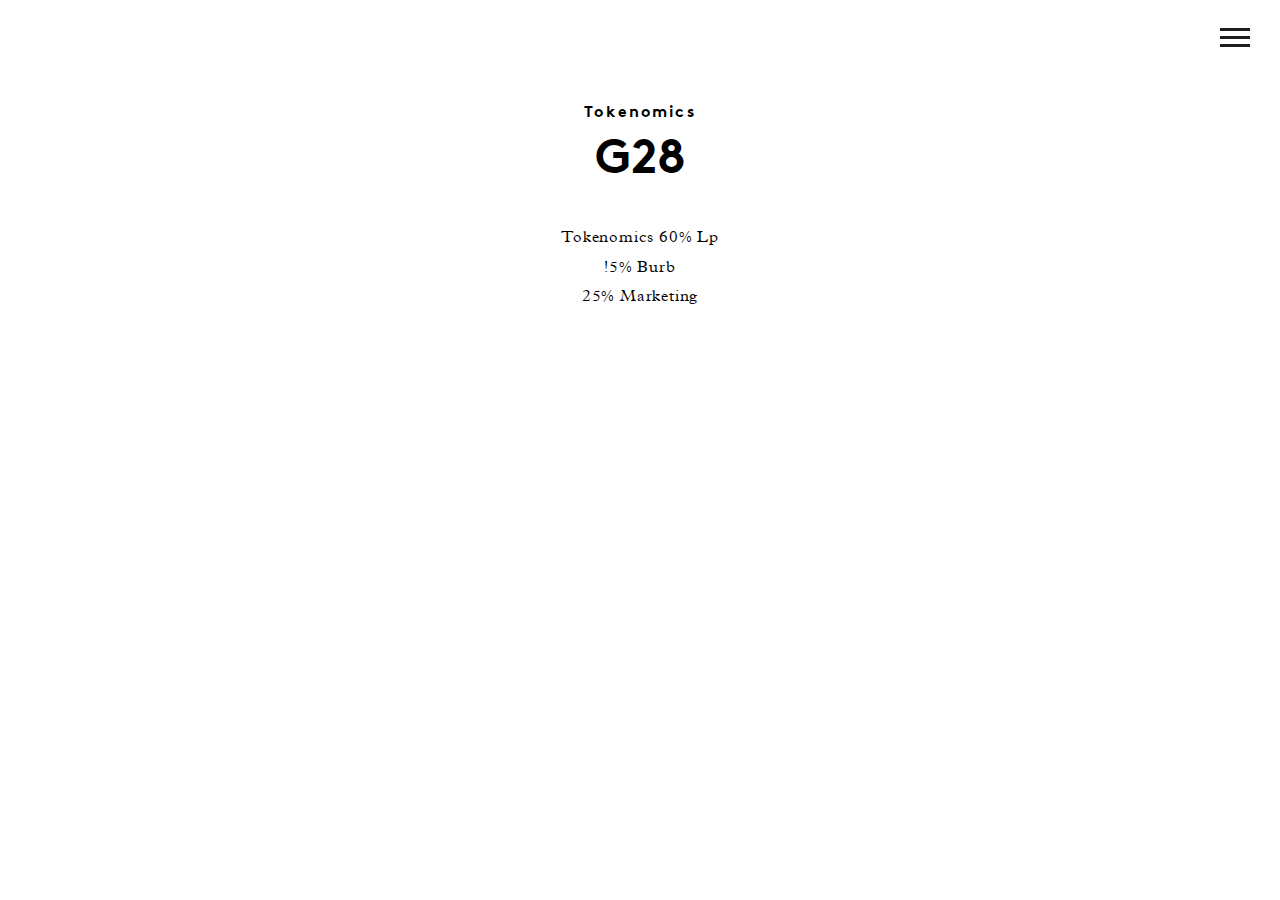
<file: G28.com/work/atomic-relaunch.html>
<!doctype html>
<!--[if lt IE 7]><html class="no-js lt-ie9 lt-ie8 lt-ie7" lang="en"> <![endif]-->
<!--[if IE 7]><html class="no-js lt-ie9 lt-ie8" lang="en"> <![endif]-->
<!--[if IE 8]><html class="no-js lt-ie9" lang="en"> <![endif]-->
<!--[if IE 9 ]><html class="ie9 no-js"> <![endif]-->
<!--[if (gt IE 9)|!(IE)]><!--> <html class="no-js"> <!--<![endif]--><html>
	

<head>
		<title></title>

		<!-- META DATA -->
		<meta http-equiv="content-type" content="text/html; charset=utf-8">
		<meta name="description" content=""/>
		<meta name="author" content=""/>
		<meta name="viewport" content="width=device-width, initial-scale=1.0, user-scalable=0"/>

		<link rel="shortcut icon" href="../favicon.html" type="image/x-icon">
		<link rel="icon" href="../favicon.html" type="image/x-icon">

		<!-- CSS -->
		<link type="text/css" rel="stylesheet" href="assets/css/styles.min.css" />

		<!-- JAVASCRIPT -->
		<script type="text/javascript" src="assets/js/respond.min.js"></script>
		<script type="text/javascript" src="assets/js/modernizr.min.js"></script>
	</head>
	<body class="initialized loaded">
		
		

			
			<nav class="main-nav">
				<ul>
					<li><a href="../index.html">Back to Website</a></li>
				</ul>
				<span class="main-nav-trigger">
					<i class="icon icon--burger"></i>
				</span>
			</nav>

		
			<div class="site-main">

				<div class="gutter--s--3"></div>

				<div class="project-detail">
					
					
					<!-- Intro -->
					<div class="row gutter-bottom--s--6">
						<div class="row max-width--1200 horizontal-align--m--center">
							<div class="column--m--8of12 column-offset--m--2of12 gutter--s--2 text-align--s--center">
								<div class="is-delayed">
									<h4 class="text-spacing--subtitled">Tokenomics</h4>
									<h1 class="">G28</h1>
								</div>
								<p class="is-delayed">Tokenomics 60% Lp<br>!5% Burb<br>25% Marketing</p>
							</div>
						</div>
					</div>
					
			


					
				</div>
			</div>

		<script>
  (function(i,s,o,g,r,a,m){i['GoogleAnalyticsObject']=r;i[r]=i[r]||function(){
  (i[r].q=i[r].q||[]).push(arguments)},i[r].l=1*new Date();a=s.createElement(o),
  m=s.getElementsByTagName(o)[0];a.async=1;a.src=g;m.parentNode.insertBefore(a,m)
  })(window,document,'script','../../www.google-analytics.com/analytics.js','ga');

  ga('create', 'UA-64090076-1', 'auto');
  ga('send', 'pageview');

</script>

		<script type="text/javascript" src="assets/js/vendor.min.js"></script>
		<script type="text/javascript" src="assets/js/scripts.min.js"></script>
	</body>


</html>
</file>
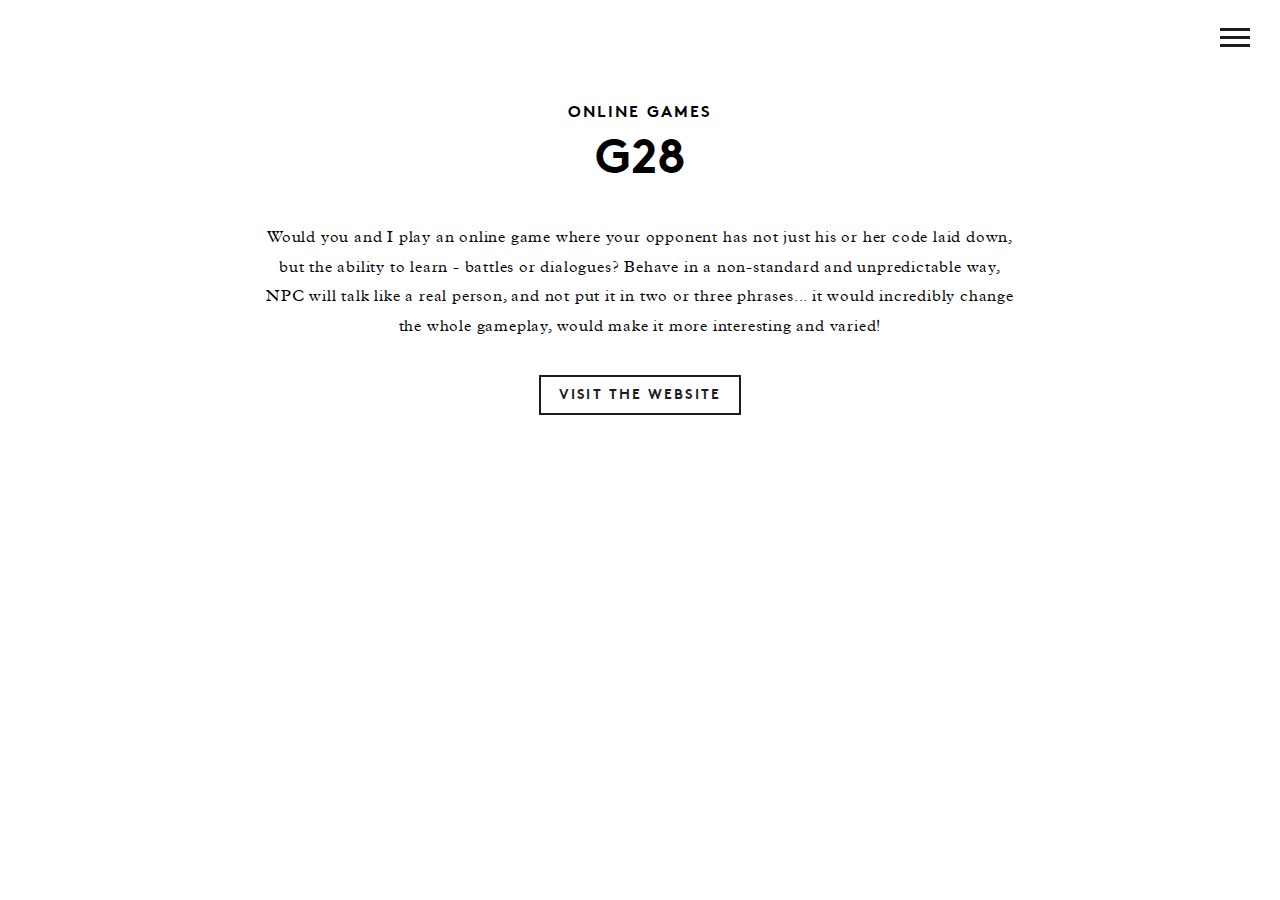
<file: G28.com/work/austria-moments.html>
<!doctype html>
<!--[if lt IE 7]><html class="no-js lt-ie9 lt-ie8 lt-ie7" lang="en"> <![endif]-->
<!--[if IE 7]><html class="no-js lt-ie9 lt-ie8" lang="en"> <![endif]-->
<!--[if IE 8]><html class="no-js lt-ie9" lang="en"> <![endif]-->
<!--[if IE 9 ]><html class="ie9 no-js"> <![endif]-->
<!--[if (gt IE 9)|!(IE)]><!--> <html class="no-js"> <!--<![endif]--><html>
	
<head>
		<title></title>

		<!-- META DATA -->
		<meta http-equiv="content-type" content="text/html; charset=utf-8">
		<meta name="description" content=""/>
		<meta name="author" content=""/>
		<meta name="viewport" content="width=device-width, initial-scale=1.0, user-scalable=0"/>

		<link rel="shortcut icon" href="../favicon.html" type="image/x-icon">
		<link rel="icon" href="../favicon.html" type="image/x-icon">

		<!-- CSS -->
		<link type="text/css" rel="stylesheet" href="assets/css/styles.min.css" />

		<!-- JAVASCRIPT -->
		<script type="text/javascript" src="assets/js/respond.min.js"></script>
		<script type="text/javascript" src="assets/js/modernizr.min.js"></script>
	</head>
	<body class="initialized loaded">
		
		

			
			<nav class="main-nav">
				<ul>
					<li><a href="../index.html">Back to Website</a></li>
				</ul>
				<span class="main-nav-trigger">
					<i class="icon icon--burger"></i>
				</span>
			</nav>

		
			<div class="site-main">
				
				<div class="gutter--s--3"></div>

				<div class="project-detail">
					
					
					<!-- Intro -->
					<div class="row gutter-bottom--s--6">
						<div class="row max-width--1200 horizontal-align--m--center">
							<div class="column--m--8of12 column-offset--m--2of12 gutter--s--2 text-align--s--center">
								<div class="is-delayed">
									<h4 class="text-spacing--subtitled">ONLINE GAMES</h4>
									<h1 class="">G28</h1>
								</div>
								<p class="is-delayed">Would you and I play an online game where your opponent has not just his or her code laid down, but the ability to learn - battles or dialogues? Behave in a non-standard and unpredictable way, NPC will talk like a real person, and not put it in two or three phrases... it would incredibly change the whole gameplay, would make it more interesting and varied!</p>
								<a href="https://t.me/G28announcement" target="_blank" class="is-delayed button button--ghost-black__to__solid-black" onclick="ga('send', 'event', 'external page', 'visit', this.href);"><span class="button__label">Visit the website</span></a>
							</div>
						</div>
					</div>

					
		
					
					
					
					
					
				</div>
			</div>

		<script>
  (function(i,s,o,g,r,a,m){i['GoogleAnalyticsObject']=r;i[r]=i[r]||function(){
  (i[r].q=i[r].q||[]).push(arguments)},i[r].l=1*new Date();a=s.createElement(o),
  m=s.getElementsByTagName(o)[0];a.async=1;a.src=g;m.parentNode.insertBefore(a,m)
  })(window,document,'script','../../www.google-analytics.com/analytics.js','ga');

  ga('create', 'UA-64090076-1', 'auto');
  ga('send', 'pageview');

</script>

		<script type="text/javascript" src="assets/js/vendor.min.js"></script>
		<script type="text/javascript" src="assets/js/scripts.min.js"></script>
	</body>


</html>
</file>
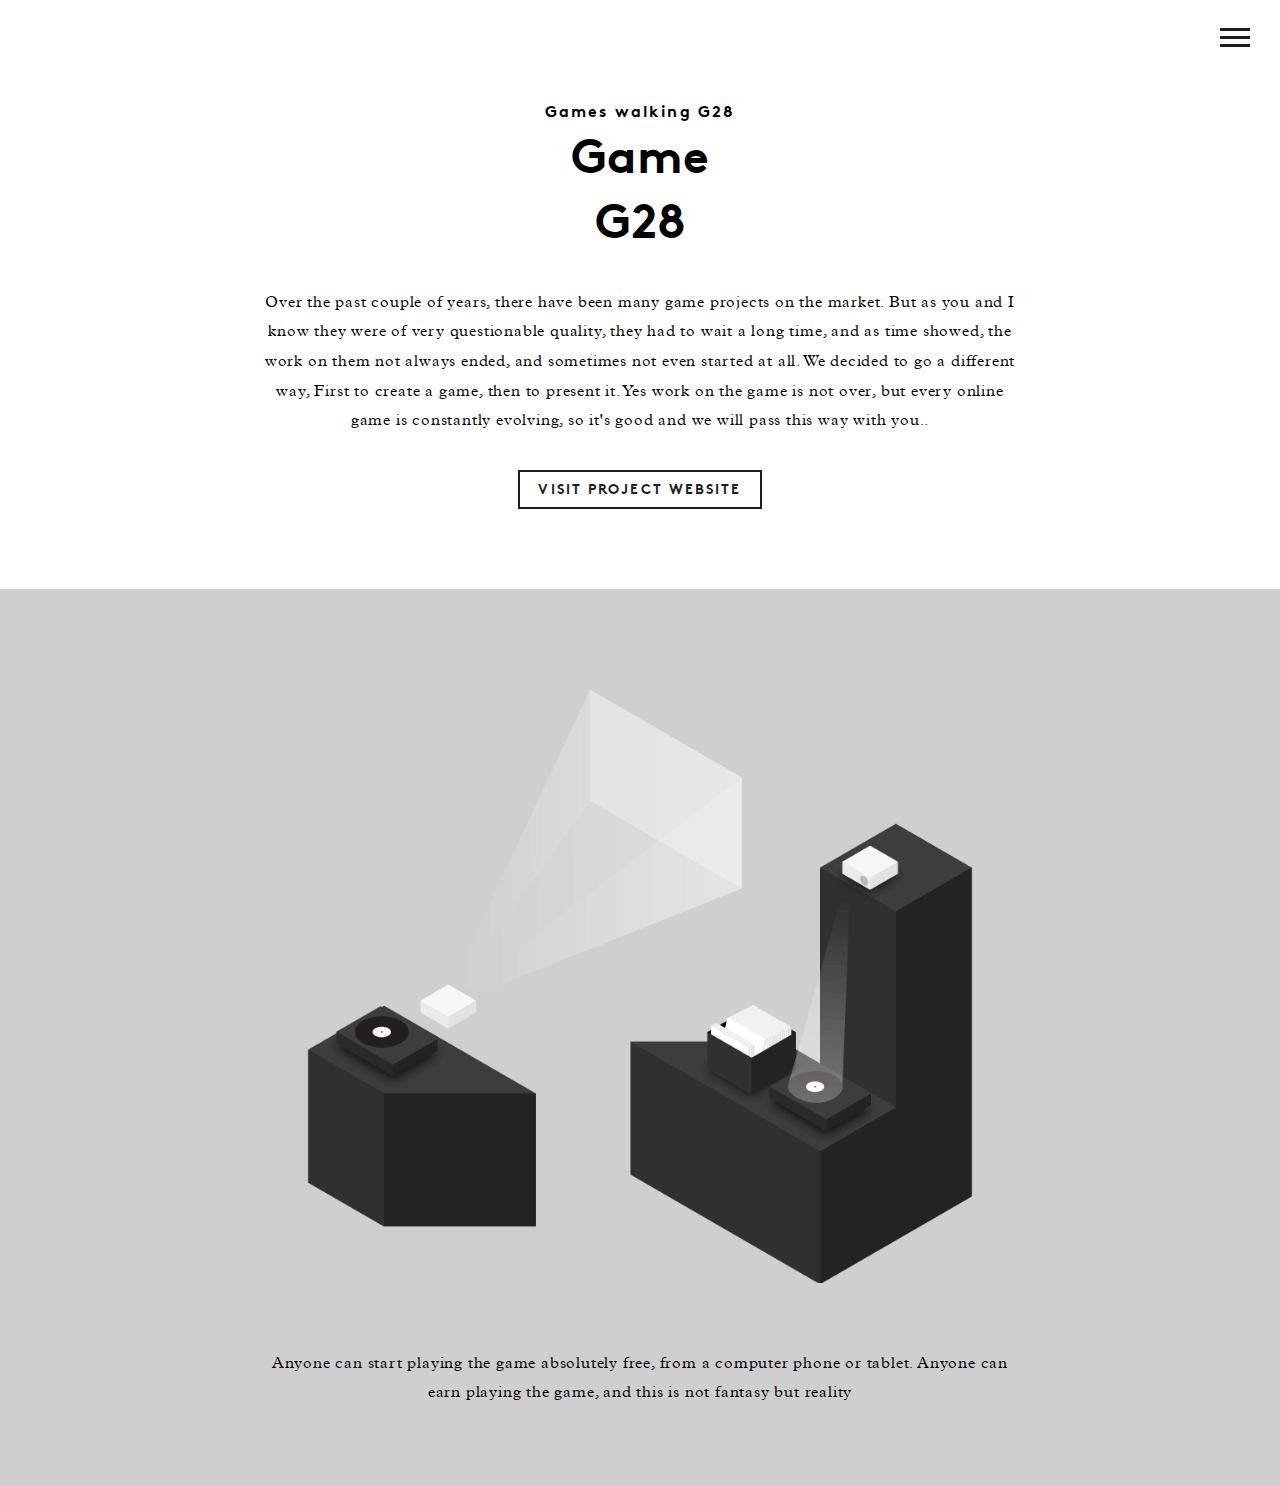
<file: G28.com/work/digging-in-the-crates.html>
<!doctype html>
<!--[if lt IE 7]><html class="no-js lt-ie9 lt-ie8 lt-ie7" lang="en"> <![endif]-->
<!--[if IE 7]><html class="no-js lt-ie9 lt-ie8" lang="en"> <![endif]-->
<!--[if IE 8]><html class="no-js lt-ie9" lang="en"> <![endif]-->
<!--[if IE 9 ]><html class="ie9 no-js"> <![endif]-->
<!--[if (gt IE 9)|!(IE)]><!--> <html class="no-js"> <!--<![endif]--><html>
	

<head>
		<title></title>

		<!-- META DATA -->
		<meta http-equiv="content-type" content="text/html; charset=utf-8">
		<meta name="description" content=""/>
		<meta name="author" content=""/>
		<meta name="viewport" content="width=device-width, initial-scale=1.0, user-scalable=0"/>

		<link rel="shortcut icon" href="../favicon.html" type="image/x-icon">
		<link rel="icon" href="../favicon.html" type="image/x-icon">

		<!-- CSS -->
		<link type="text/css" rel="stylesheet" href="assets/css/styles.min.css" />

		<!-- JAVASCRIPT -->
		<script type="text/javascript" src="assets/js/respond.min.js"></script>
		<script type="text/javascript" src="assets/js/modernizr.min.js"></script>
	</head>
	<body class="initialized loaded">
		
		

			
			<nav class="main-nav">
				<ul>
					<li><a href="../index.html">Back to Website</a></li>
				</ul>
				<span class="main-nav-trigger">
					<i class="icon icon--burger"></i>
				</span>
			</nav>

		
			<div class="site-main">

				<div class="gutter--s--3"></div>

				<div class="project-detail">
					
					
					<!-- Intro -->
					<div class="row gutter-bottom--s--6">
						<div class="row max-width--1200 horizontal-align--m--center">
							<div class="column--m--8of12 column-offset--m--2of12 gutter--s--2 text-align--s--center">
								<div class="is-delayed">
									<h4 class="text-spacing--subtitled">Games walking G28</h4>
									<h1 class="">Game<br>G28</h1>
								</div>
								<p class="is-delayed">Over the past couple of years, there have been many game projects on the market. But as you and I know they were of very questionable quality, they had to wait a long time, and as time showed, the work on them not always ended, and sometimes not even started at all. We decided to go a different way, First to create a game, then to present it. Yes work on the game is not over, but every online game is constantly evolving, so it's good and we will pass this way with you..</p>
								<a href="https://twitter.com/g28token?s=11&t=dDhfYwVYW2lkXCu1A67KBA" target="_blank" class="is-delayed button button--ghost-black__to__solid-black" onclick="ga('send', 'event', 'external page', 'visit', this.href);"><span class="button__label">Visit Project Website</span></a>
							</div>
						</div>
					</div>

					<div class="row background-color--black gutter-vertical--s--6" style="background-color: #CFCFCF;">
						<div class="row max-width--1200 horizontal-align--m--center">
							<div class="column--m--12of12 gutter-vertical--s--4">
								<img src="assets/img/content/digging-in-the-crates/exhibition-setup.png" alt="" class="responsive">
							</div>
							<div class="column--m--8of12 column-offset--m--2of12 gutter--s--2 text-align--s--center">
								<p class="is-delayed">Anyone can start playing the game absolutely free, from a computer phone or tablet. Anyone can earn playing the game, and this is not fantasy but reality</p>
							</div>
						</div>
					</div>



					

					
				
					
				</div>
			</div>

		<script>
  (function(i,s,o,g,r,a,m){i['GoogleAnalyticsObject']=r;i[r]=i[r]||function(){
  (i[r].q=i[r].q||[]).push(arguments)},i[r].l=1*new Date();a=s.createElement(o),
  m=s.getElementsByTagName(o)[0];a.async=1;a.src=g;m.parentNode.insertBefore(a,m)
  })(window,document,'script','../../www.google-analytics.com/analytics.js','ga');

  ga('create', 'UA-64090076-1', 'auto');
  ga('send', 'pageview');

</script>

		<script type="text/javascript" src="assets/js/vendor.min.js"></script>
		<script type="text/javascript" src="assets/js/scripts.min.js"></script>
	</body>


</html>
</file>
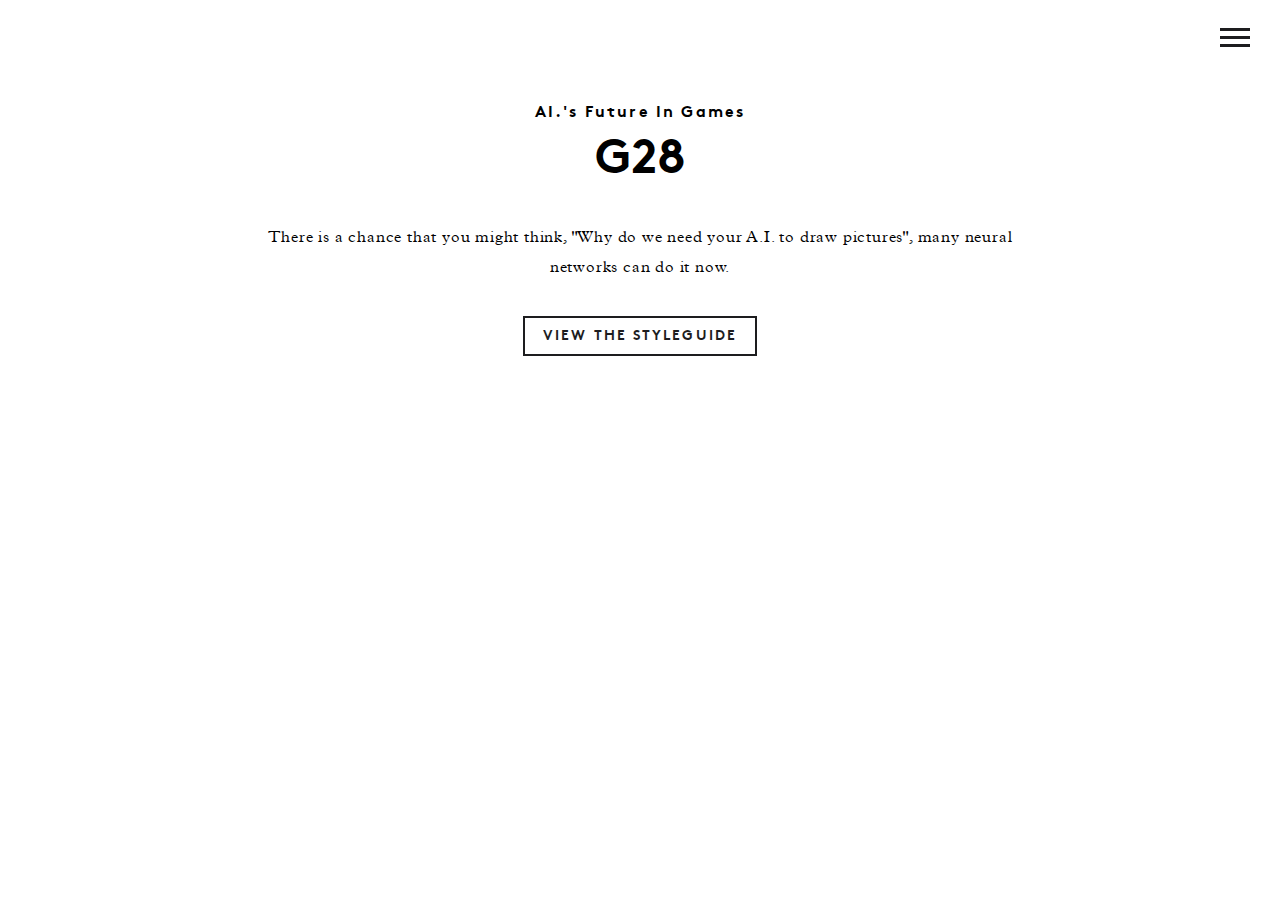
<file: G28.com/work/expedia-meeting-market-onboarding.html>
<!doctype html>
<!--[if lt IE 7]><html class="no-js lt-ie9 lt-ie8 lt-ie7" lang="en"> <![endif]-->
<!--[if IE 7]><html class="no-js lt-ie9 lt-ie8" lang="en"> <![endif]-->
<!--[if IE 8]><html class="no-js lt-ie9" lang="en"> <![endif]-->
<!--[if IE 9 ]><html class="ie9 no-js"> <![endif]-->
<!--[if (gt IE 9)|!(IE)]><!--> <html class="no-js"> <!--<![endif]--><html>
	
<head>
		<title></title>

		<!-- META DATA -->
		<meta http-equiv="content-type" content="text/html; charset=utf-8">
		<meta name="description" content=""/>
		<meta name="author" content=""/>
		<meta name="viewport" content="width=device-width, initial-scale=1.0, user-scalable=0"/>

		<link rel="shortcut icon" href="../favicon.html" type="image/x-icon">
		<link rel="icon" href="../favicon.html" type="image/x-icon">

		<!-- CSS -->
		<link type="text/css" rel="stylesheet" href="assets/css/styles.min.css" />

		<!-- JAVASCRIPT -->
		<script type="text/javascript" src="assets/js/respond.min.js"></script>
		<script type="text/javascript" src="assets/js/modernizr.min.js"></script>
	</head>
	<body class="initialized loaded">




			<nav class="main-nav">
				<ul>
					<li><a href="../index.html">Back to Website</a></li>
				</ul>
				<span class="main-nav-trigger">
					<i class="icon icon--burger"></i>
				</span>
			</nav>


			<div class="site-main">

				<div class="gutter--s--3"></div>

				<div class="project-detail">


					<!-- Intro -->
					<div class="row gutter-bottom--s--6">
						<div class="row max-width--1200 horizontal-align--m--center">
							<div class="column--m--8of12 column-offset--m--2of12 gutter--s--2 text-align--s--center">
								<div class="is-delayed">
									<h4 class="text-spacing--subtitled">AI.'s Future In Games</h4>
									<h1 class="">G28</h1>
								</div>
								<p class="is-delayed">There is a chance that you might think, "Why do we need your A.I. to draw pictures", many neural networks can do it now.</p>
								<a href="https://t.me/G28announcement" target="_blank" class="is-delayed button button--ghost-black__to__solid-black" onclick="ga('send', 'event', 'external page', 'visit', this.href);"><span class="button__label">View the styleguide</span></a>
							</div>
						</div>
					</div>

					

				</div>
			</div>

		<script>
  (function(i,s,o,g,r,a,m){i['GoogleAnalyticsObject']=r;i[r]=i[r]||function(){
  (i[r].q=i[r].q||[]).push(arguments)},i[r].l=1*new Date();a=s.createElement(o),
  m=s.getElementsByTagName(o)[0];a.async=1;a.src=g;m.parentNode.insertBefore(a,m)
  })(window,document,'script','../../www.google-analytics.com/analytics.js','ga');

  ga('create', 'UA-64090076-1', 'auto');
  ga('send', 'pageview');

</script>

		<script type="text/javascript" src="assets/js/vendor.min.js"></script>
		<script type="text/javascript" src="assets/js/scripts.min.js"></script>
	</body>


</html>
</file>
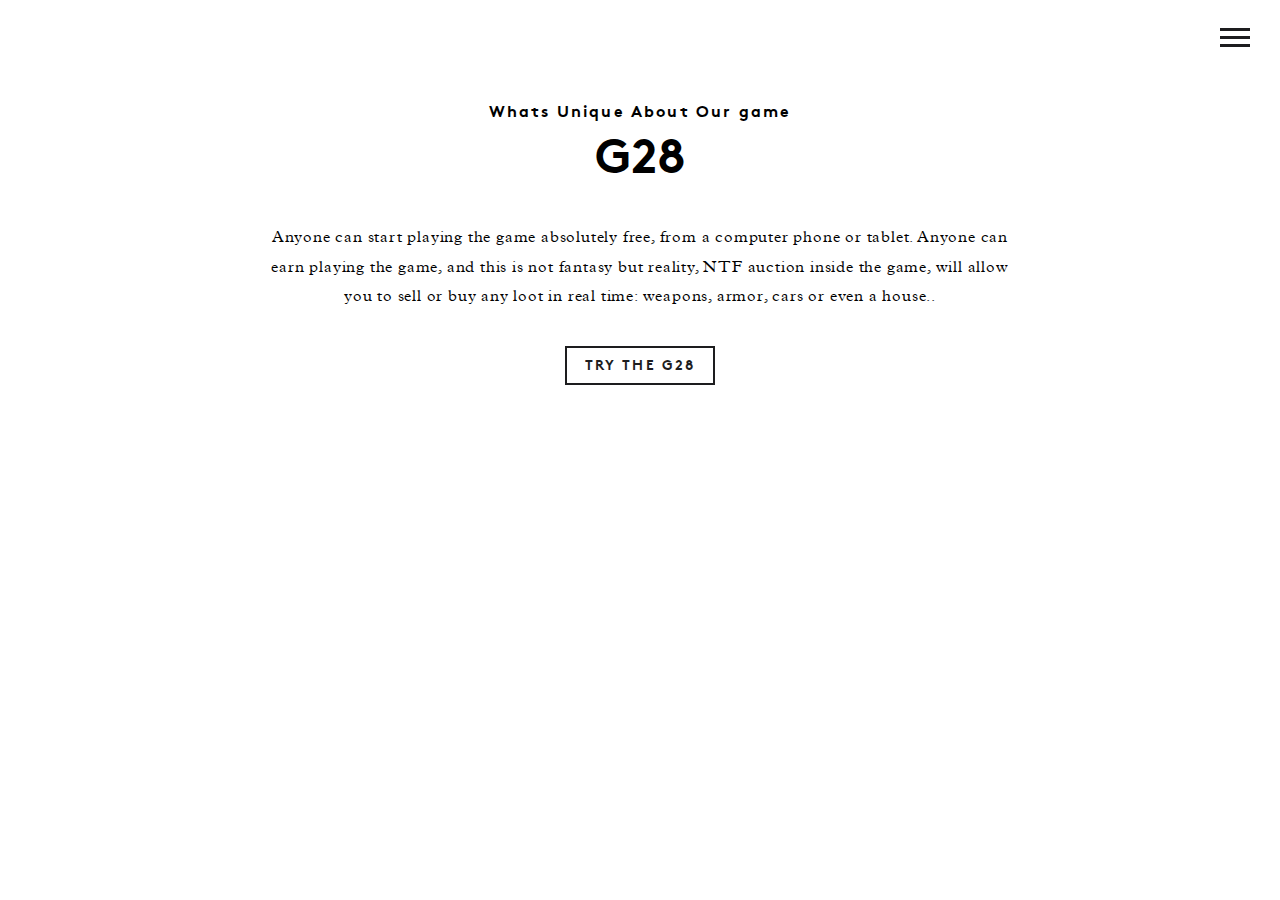
<file: G28.com/work/infinity-configurator.html>
<!doctype html>
<!--[if lt IE 7]><html class="no-js lt-ie9 lt-ie8 lt-ie7" lang="en"> <![endif]-->
<!--[if IE 7]><html class="no-js lt-ie9 lt-ie8" lang="en"> <![endif]-->
<!--[if IE 8]><html class="no-js lt-ie9" lang="en"> <![endif]-->
<!--[if IE 9 ]><html class="ie9 no-js"> <![endif]-->
<!--[if (gt IE 9)|!(IE)]><!--> <html class="no-js"> <!--<![endif]--><html>
	

<head>
		<title></title>

		<!-- META DATA -->
		<meta http-equiv="content-type" content="text/html; charset=utf-8">
		<meta name="description" content=""/>
		<meta name="author" content=""/>
		<meta name="viewport" content="width=device-width, initial-scale=1.0, user-scalable=0"/>

		<link rel="shortcut icon" href="../favicon.html" type="image/x-icon">
		<link rel="icon" href="../favicon.html" type="image/x-icon">

		<!-- CSS -->
		<link type="text/css" rel="stylesheet" href="assets/css/styles.min.css" />

		<!-- JAVASCRIPT -->
		<script type="text/javascript" src="assets/js/respond.min.js"></script>
		<script type="text/javascript" src="assets/js/modernizr.min.js"></script>
	</head>
	<body class="initialized loaded">
		
		

			
			<nav class="main-nav">
				<ul>
					<li><a href="../index.html">Back to Website</a></li>
				</ul>
				<span class="main-nav-trigger">
					<i class="icon icon--burger"></i>
				</span>
			</nav>

		
			<div class="site-main">

				<div class="gutter--s--3"></div>

				<div class="project-detail">
					
					
					<!-- Intro -->
					<div class="row gutter-bottom--s--6">
						<div class="row max-width--1200 horizontal-align--m--center">
							<div class="column--m--8of12 column-offset--m--2of12 gutter--s--2 text-align--s--center">
								<div class="is-delayed">
									<h4 class="text-spacing--subtitled">Whats Unique About Our game</h4>
									<h1 class="">G28</h1>
								</div>
								<p class="is-delayed">Anyone can start playing the game absolutely free, from a computer phone or tablet. Anyone can earn playing the game, and this is not fantasy but reality, NTF auction inside the game, will allow you to sell or buy any loot in real time: weapons, armor, cars or even a house..</p>
								<a href="https://t.me/G28announcement" target="_blank" class="is-delayed button button--ghost-black__to__solid-black" onclick="ga('send', 'event', 'external page', 'visit', this.href);"><span class="button__label">Try the G28</span></a>
							</div>
						</div>
					</div>
					
					
				</div>
			</div>

		<script>
  (function(i,s,o,g,r,a,m){i['GoogleAnalyticsObject']=r;i[r]=i[r]||function(){
  (i[r].q=i[r].q||[]).push(arguments)},i[r].l=1*new Date();a=s.createElement(o),
  m=s.getElementsByTagName(o)[0];a.async=1;a.src=g;m.parentNode.insertBefore(a,m)
  })(window,document,'script','../../www.google-analytics.com/analytics.js','ga');

  ga('create', 'UA-64090076-1', 'auto');
  ga('send', 'pageview');

</script>

		<script type="text/javascript" src="assets/js/vendor.min.js"></script>
		<script type="text/javascript" src="assets/js/scripts.min.js"></script>
	</body>


</html>
</file>
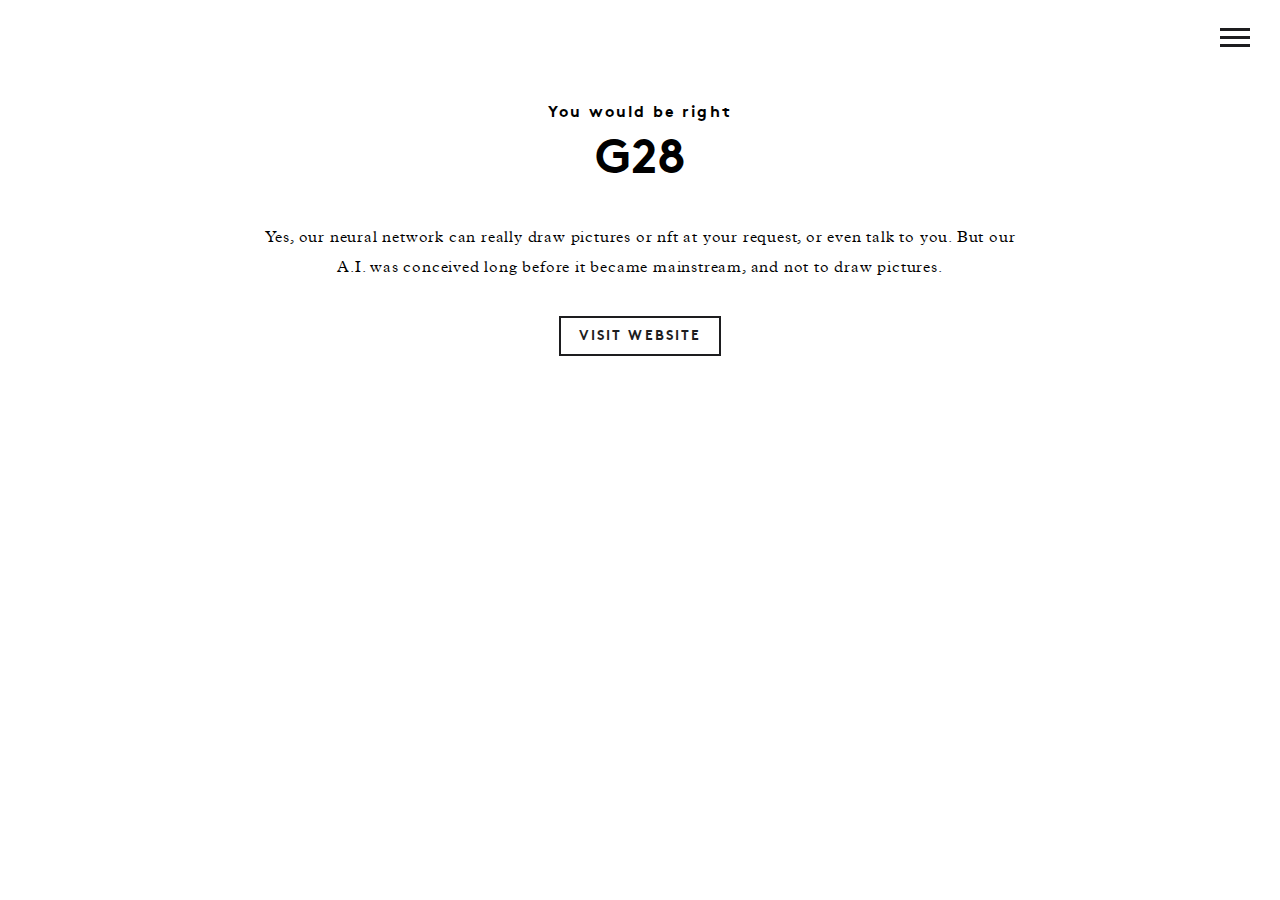
<file: G28.com/work/melanie-daveid-portfolio.html>
<!doctype html>
<!--[if lt IE 7]><html class="no-js lt-ie9 lt-ie8 lt-ie7" lang="en"> <![endif]-->
<!--[if IE 7]><html class="no-js lt-ie9 lt-ie8" lang="en"> <![endif]-->
<!--[if IE 8]><html class="no-js lt-ie9" lang="en"> <![endif]-->
<!--[if IE 9 ]><html class="ie9 no-js"> <![endif]-->
<!--[if (gt IE 9)|!(IE)]><!--> <html class="no-js"> <!--<![endif]--><html>
	

<head>
		<title></title>

		<!-- META DATA -->
		<meta http-equiv="content-type" content="text/html; charset=utf-8">
		<meta name="description" content=""/>
		<meta name="author" content=""/>
		<meta name="viewport" content="width=device-width, initial-scale=1.0, user-scalable=0"/>

		<link rel="shortcut icon" href="../favicon.html" type="image/x-icon">
		<link rel="icon" href="../favicon.html" type="image/x-icon">

		<!-- CSS -->
		<link type="text/css" rel="stylesheet" href="assets/css/styles.min.css" />

		<!-- JAVASCRIPT -->
		<script type="text/javascript" src="assets/js/respond.min.js"></script>
		<script type="text/javascript" src="assets/js/modernizr.min.js"></script>
	</head>
	<body class="initialized loaded">
		
		

			
			<nav class="main-nav">
				<ul>
					<li><a href="../index.html">Back to Website</a></li>
				</ul>
				<span class="main-nav-trigger">
					<i class="icon icon--burger"></i>
				</span>
			</nav>

		
			<div class="site-main">

				<div class="gutter--s--3"></div>

				<div class="project-detail">
					
					
					<!-- Intro -->
					<div class="row gutter-bottom--s--6">
						<div class="row max-width--1200 horizontal-align--m--center">
							<div class="column--m--8of12 column-offset--m--2of12 gutter--s--2 text-align--s--center">
								<div class="is-delayed">
									<h4 class="text-spacing--subtitled">You would be right</h4>
									<h1 class="">G28</h1>
								</div>
								<p class="is-delayed">Yes, our neural network can really draw pictures or nft at your request, or even talk to you. But our A.I. was conceived long before it became mainstream, and not to draw pictures.</p>
								<a href="https://t.me/G28announcement" target="_blank" class="is-delayed button button--ghost-black__to__solid-black" onclick="ga('send', 'event', 'external page', 'visit', this.href);"><span class="button__label">Visit Website</span></a>
							</div>
						</div>
					</div>
					
					


							
						</div>
					</div>



				
				</div>
			</div>

		<script>
  (function(i,s,o,g,r,a,m){i['GoogleAnalyticsObject']=r;i[r]=i[r]||function(){
  (i[r].q=i[r].q||[]).push(arguments)},i[r].l=1*new Date();a=s.createElement(o),
  m=s.getElementsByTagName(o)[0];a.async=1;a.src=g;m.parentNode.insertBefore(a,m)
  })(window,document,'script','../../www.google-analytics.com/analytics.js','ga');

  ga('create', 'UA-64090076-1', 'auto');
  ga('send', 'pageview');

</script>

		<script type="text/javascript" src="assets/js/vendor.min.js"></script>
		<script type="text/javascript" src="assets/js/scripts.min.js"></script>
	</body>


</html>
</file>
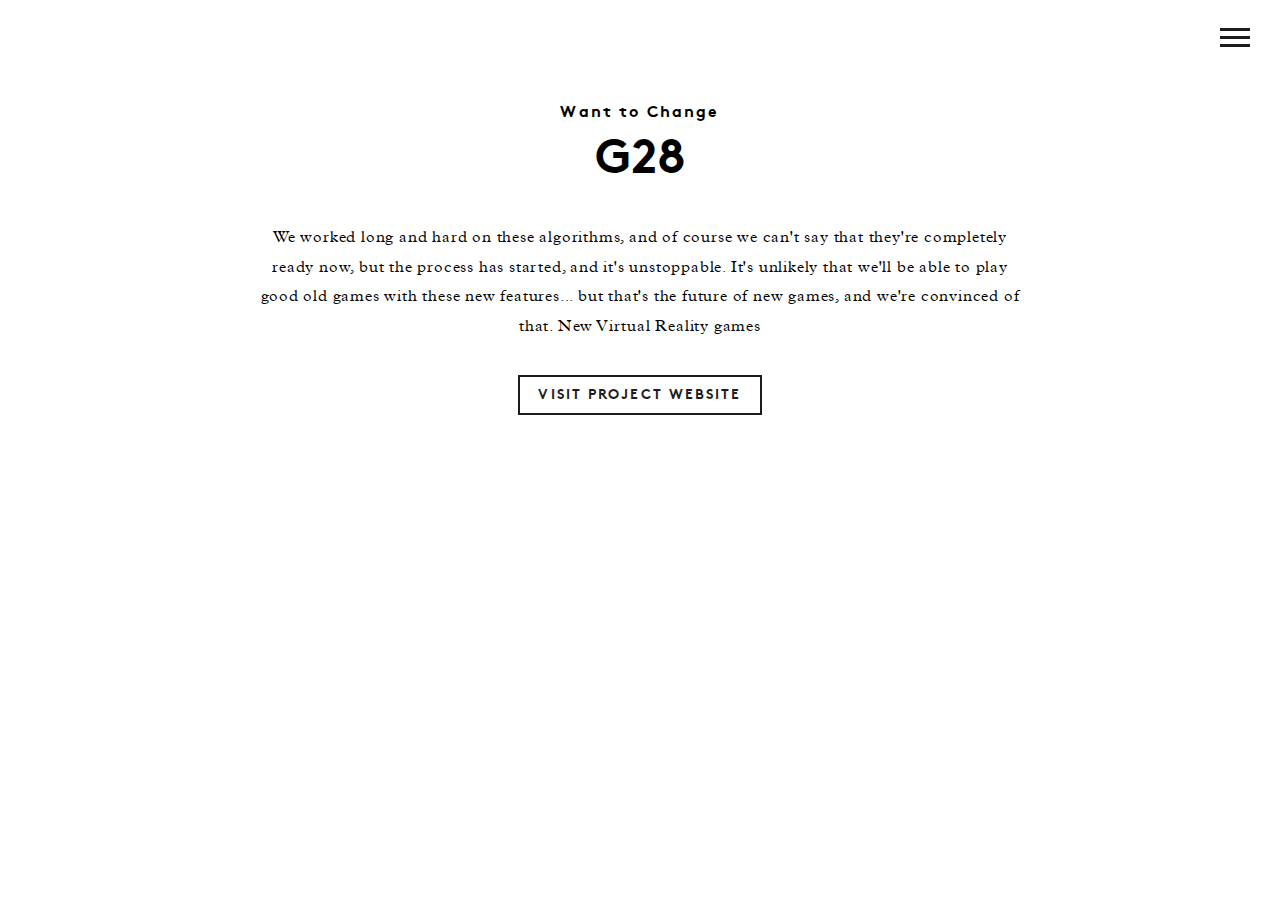
<file: G28.com/work/row-low.html>
<!doctype html>
<!--[if lt IE 7]><html class="no-js lt-ie9 lt-ie8 lt-ie7" lang="en"> <![endif]-->
<!--[if IE 7]><html class="no-js lt-ie9 lt-ie8" lang="en"> <![endif]-->
<!--[if IE 8]><html class="no-js lt-ie9" lang="en"> <![endif]-->
<!--[if IE 9 ]><html class="ie9 no-js"> <![endif]-->
<!--[if (gt IE 9)|!(IE)]><!--> <html class="no-js"> <!--<![endif]--><html>
	

<head>
		<title></title>

		<!-- META DATA -->
		<meta http-equiv="content-type" content="text/html; charset=utf-8">
		<meta name="description" content=""/>
		<meta name="author" content=""/>
		<meta name="viewport" content="width=device-width, initial-scale=1.0, user-scalable=0"/>

		<link rel="shortcut icon" href="../favicon.html" type="image/x-icon">
		<link rel="icon" href="../favicon.html" type="image/x-icon">

		<!-- CSS -->
		<link type="text/css" rel="stylesheet" href="assets/css/styles.min.css" />

		<!-- JAVASCRIPT -->
		<script type="text/javascript" src="assets/js/respond.min.js"></script>
		<script type="text/javascript" src="assets/js/modernizr.min.js"></script>
	</head>
	<body class="initialized loaded">
		
		
			
			<nav class="main-nav">
				<ul>
					<li><a href="../index.html">Back to Website</a></li>
				</ul>
				<span class="main-nav-trigger">
					<i class="icon icon--burger"></i>
				</span>
			</nav>

		
			<div class="site-main">

				<div class="gutter--s--3"></div>

				<div class="project-detail">
					
					
					<!-- Intro -->
					<div class="row gutter-bottom--s--6">
						<div class="row max-width--1200 horizontal-align--m--center">
							<div class="column--m--8of12 column-offset--m--2of12 gutter--s--2 text-align--s--center">
								<div class="is-delayed">
									<h4 class="text-spacing--subtitled">Want to Change</h4>
									<h1 class="">G28</h1>
								</div>
								<p class="is-delayed">We worked long and hard on these algorithms, and of course we can't say that they're completely ready now, but the process has started, and it's unstoppable. It's unlikely that we'll be able to play good old games with these new features... but that's the future of new games, and we're convinced of that. New Virtual Reality games</p>
								<a href="https://t.me/G28announcement" target="_blank" onclick="ga('send', 'event', 'external page', 'visit', this.href);" class="is-delayed button button--ghost-black__to__solid-black"><span class="button__label">Visit Project Website</span></a>
							</div>
						</div>
					</div>
					
					<!-- Flow -->
					
		
					
					
				</div>
			</div>

		<script>
  (function(i,s,o,g,r,a,m){i['GoogleAnalyticsObject']=r;i[r]=i[r]||function(){
  (i[r].q=i[r].q||[]).push(arguments)},i[r].l=1*new Date();a=s.createElement(o),
  m=s.getElementsByTagName(o)[0];a.async=1;a.src=g;m.parentNode.insertBefore(a,m)
  })(window,document,'script','../../www.google-analytics.com/analytics.js','ga');

  ga('create', 'UA-64090076-1', 'auto');
  ga('send', 'pageview');

</script>

		<script type="text/javascript" src="assets/js/vendor.min.js"></script>
		<script type="text/javascript" src="assets/js/scripts.min.js"></script>
	</body>


</html>
</file>
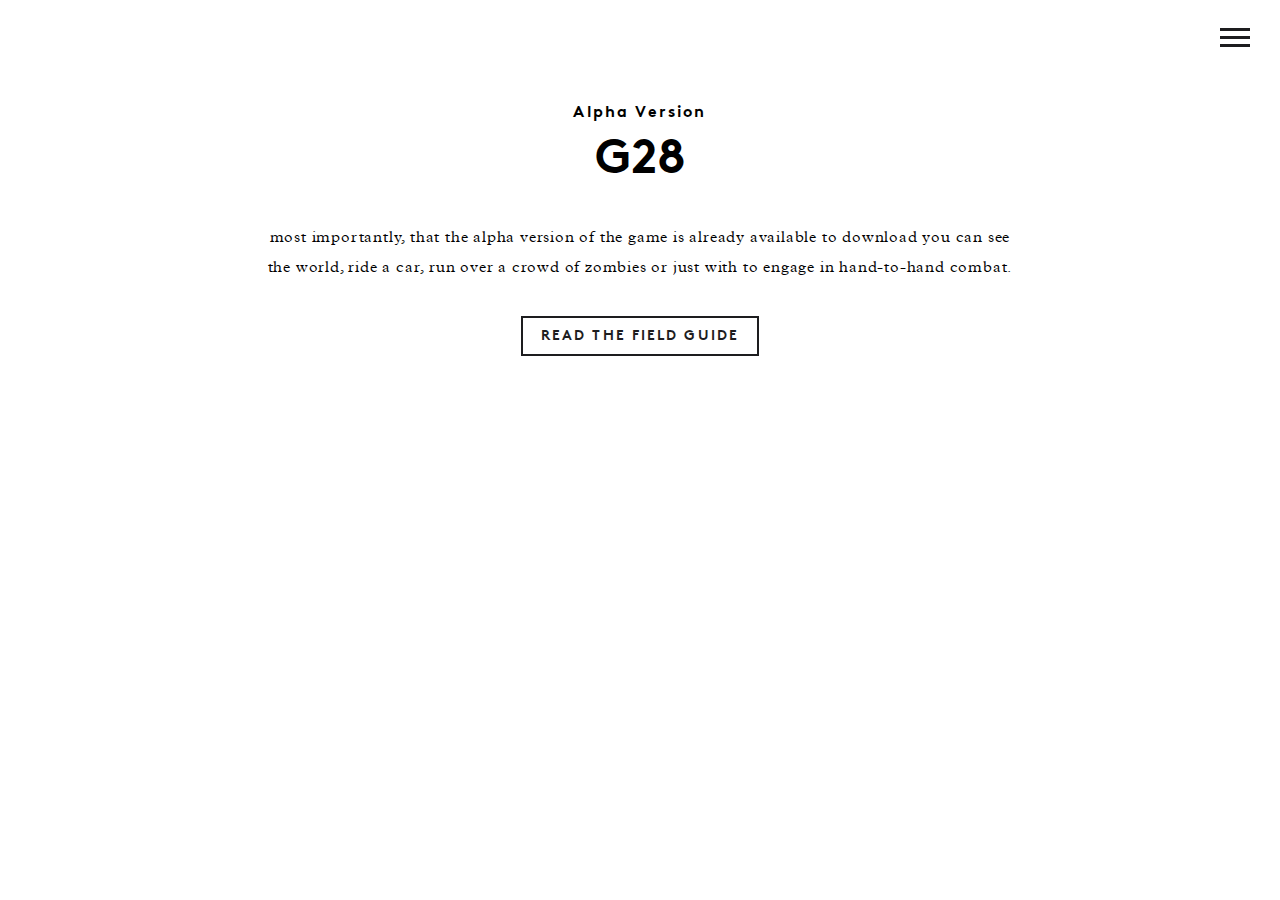
<file: G28.com/work/web-dev-field-guide.html>
<!doctype html>
<!--[if lt IE 7]><html class="no-js lt-ie9 lt-ie8 lt-ie7" lang="en"> <![endif]-->
<!--[if IE 7]><html class="no-js lt-ie9 lt-ie8" lang="en"> <![endif]-->
<!--[if IE 8]><html class="no-js lt-ie9" lang="en"> <![endif]-->
<!--[if IE 9 ]><html class="ie9 no-js"> <![endif]-->
<!--[if (gt IE 9)|!(IE)]><!--> <html class="no-js"> <!--<![endif]--><html>
	

<head>
		<title></title>

		<!-- META DATA -->
		<meta http-equiv="content-type" content="text/html; charset=utf-8">
		<meta name="description" content=""/>
		<meta name="author" content=""/>
		<meta name="viewport" content="width=device-width, initial-scale=1.0, user-scalable=0"/>

		<link rel="shortcut icon" href="../favicon.html" type="image/x-icon">
		<link rel="icon" href="../favicon.html" type="image/x-icon">

		<!-- CSS -->
		<link type="text/css" rel="stylesheet" href="assets/css/styles.min.css" />

		<!-- JAVASCRIPT -->
		<script type="text/javascript" src="assets/js/respond.min.js"></script>
		<script type="text/javascript" src="assets/js/modernizr.min.js"></script>
	</head>
	<body class="initialized loaded">
		
		

			
			<nav class="main-nav">
				<ul>
					<li><a href="../index.html">Back to Website</a></li>
				</ul>
				<span class="main-nav-trigger">
					<i class="icon icon--burger"></i>
				</span>
			</nav>

		
			<div class="site-main">

				<div class="gutter--s--3"></div>

				<div class="project-detail">
					
					
					<!-- Intro -->
					<div class="row gutter-bottom--s--6">
						<div class="row max-width--1200 horizontal-align--m--center">
							<div class="column--m--8of12 column-offset--m--2of12 gutter--s--2 text-align--s--center">
								<div class="is-delayed">
									<h4 class="text-spacing--subtitled">Alpha Version</h4>
									<h1 class="">G28</h1>
								</div>
								<p class="is-delayed">most importantly, that the alpha version of the game is already available to download you can see the world, ride a car, run over a crowd of zombies or just with to engage in hand-to-hand combat.</p>
								<a href="https://t.me/G28announcement" target="_blank" class="is-delayed button button--ghost-black__to__solid-black" onclick="ga('send', 'event', 'external page', 'visit', this.href);"><span class="button__label">Read the Field Guide</span></a>
							</div>
						</div>
					</div>

			
					
					
				</div>
			</div>
		
		<script>
  (function(i,s,o,g,r,a,m){i['GoogleAnalyticsObject']=r;i[r]=i[r]||function(){
  (i[r].q=i[r].q||[]).push(arguments)},i[r].l=1*new Date();a=s.createElement(o),
  m=s.getElementsByTagName(o)[0];a.async=1;a.src=g;m.parentNode.insertBefore(a,m)
  })(window,document,'script','../../www.google-analytics.com/analytics.js','ga');

  ga('create', 'UA-64090076-1', 'auto');
  ga('send', 'pageview');

</script>

		<script type="text/javascript" src="assets/js/vendor.min.js"></script>
		<script type="text/javascript" src="assets/js/scripts.min.js"></script>
	</body>


</html>
</file>
<file: G28.com/assets/css/styles.min.css>
img,
legend {
    border: 0
}

legend,
td,
th {
    padding: 0
}

.ratio-block,
.ratio-block--l--1440by845,
.ratio-block--l--16by9,
.ratio-block--l--1by1,
.ratio-block--l--21by9,
.ratio-block--l--3by4,
.ratio-block--l--4by3,
.ratio-block--m--1440by845,
.ratio-block--m--16by9,
.ratio-block--m--1by1,
.ratio-block--m--21by9,
.ratio-block--m--3by4,
.ratio-block--m--4by3,
.ratio-block--s--1440by845,
.ratio-block--s--16by9,
.ratio-block--s--1by1,
.ratio-block--s--21by9,
.ratio-block--s--3by4,
.ratio-block--s--4by3,
.ratio-block--xl--1440by845,
.ratio-block--xl--16by9,
.ratio-block--xl--1by1,
.ratio-block--xl--21by9,
.ratio-block--xl--3by4,
.ratio-block--xl--4by3,
sub,
sup {
    position: relative
}

.flickity-enabled:focus,
a:active,
a:hover {
    outline: 0
}

body,
svg:not(:root) {
    overflow: hidden
}

html {
    font-family: sans-serif;
    -ms-text-size-adjust: 100%;
    -webkit-text-size-adjust: 100%
}

body {
    margin: 0
}

article,
aside,
details,
figcaption,
figure,
footer,
header,
hgroup,
main,
menu,
nav,
section,
summary {
    display: block
}

audio,
canvas,
progress,
video {
    display: inline-block;
    vertical-align: baseline
}

audio:not([controls]) {
    display: none;
    height: 0
}

[hidden],
template {
    display: none
}

a {
    background-color: transparent
}

abbr[title] {
    border-bottom: 1px dotted
}

b,
optgroup,
strong {
    font-weight: 700
}

dfn {
    font-style: italic
}

h1 {
    font-size: 2em;
    margin: .67em 0
}

mark {
    background: #ff0;
    color: #000
}

small {
    font-size: 80%
}

sub,
sup {
    font-size: 75%;
    line-height: 0;
    vertical-align: baseline
}

sup {
    top: -.5em
}

sub {
    bottom: -.25em
}

figure {
    margin: 1em 40px
}

hr {
    box-sizing: content-box
}

pre,
textarea {
    overflow: auto
}

code,
kbd,
pre,
samp {
    font-family: monospace, monospace;
    font-size: 1em
}

button,
input,
optgroup,
select,
textarea {
    color: inherit;
    font: inherit;
    margin: 0
}

button {
    overflow: visible
}

button,
select {
    text-transform: none
}

button,
html input[type=button],
input[type=reset],
input[type=submit] {
    -webkit-appearance: button;
    cursor: pointer
}

button[disabled],
html input[disabled] {
    cursor: default
}

button::-moz-focus-inner,
input::-moz-focus-inner {
    border: 0;
    padding: 0
}

input {
    line-height: normal
}

input[type=checkbox],
input[type=radio] {
    box-sizing: border-box;
    padding: 0
}

input[type=number]::-webkit-inner-spin-button,
input[type=number]::-webkit-outer-spin-button {
    height: auto
}

input[type=search] {
    -webkit-appearance: textfield;
    box-sizing: content-box
}

input[type=search]::-webkit-search-cancel-button,
input[type=search]::-webkit-search-decoration {
    -webkit-appearance: none
}

fieldset {
    border: 1px solid silver;
    margin: 0 2px;
    padding: .35em .625em .75em
}

table {
    border-collapse: collapse;
    border-spacing: 0
}

@media (min-width:1px) {

    .column--s--10of10,
    .column--s--10of12,
    .column--s--11of12,
    .column--s--1of10,
    .column--s--1of12,
    .column--s--2of10,
    .column--s--2of12,
    .column--s--3of10,
    .column--s--3of12,
    .column--s--4of10,
    .column--s--4of12,
    .column--s--5of10,
    .column--s--5of12,
    .column--s--6of10,
    .column--s--6of12,
    .column--s--7of10,
    .column--s--7of12,
    .column--s--8of10,
    .column--s--8of12,
    .column--s--9of10,
    .column--s--9of12 {
        display: block;
        float: left;
        box-sizing: border-box
    }

    .column--s--10of10 {
        width: 100%
    }

    .column--s--9of10 {
        width: 90%
    }

    .column--s--8of10 {
        width: 80%
    }

    .column--s--7of10 {
        width: 70%
    }

    .column--s--6of10 {
        width: 60%
    }

    .column--s--5of10 {
        width: 50%
    }

    .column--s--4of10 {
        width: 40%
    }

    .column--s--3of10 {
        width: 30%
    }

    .column--s--2of10 {
        width: 20%
    }

    .column--s--1of10 {
        width: 10%
    }

    .column-push--s--10of10 {
        position: relative;
        left: 100%
    }

    .column-push--s--9of10 {
        position: relative;
        left: 90%
    }

    .column-push--s--8of10 {
        position: relative;
        left: 80%
    }

    .column-push--s--7of10 {
        position: relative;
        left: 70%
    }

    .column-push--s--6of10 {
        position: relative;
        left: 60%
    }

    .column-push--s--5of10 {
        position: relative;
        left: 50%
    }

    .column-push--s--4of10 {
        position: relative;
        left: 40%
    }

    .column-push--s--3of10 {
        position: relative;
        left: 30%
    }

    .column-push--s--2of10 {
        position: relative;
        left: 20%
    }

    .column-push--s--1of10 {
        position: relative;
        left: 10%
    }

    .column-push--s--0of10 {
        position: relative;
        left: 0
    }

    .column-pull--s--10of10 {
        position: relative;
        right: 100%
    }

    .column-pull--s--9of10 {
        position: relative;
        right: 90%
    }

    .column-pull--s--8of10 {
        position: relative;
        right: 80%
    }

    .column-pull--s--7of10 {
        position: relative;
        right: 70%
    }

    .column-pull--s--6of10 {
        position: relative;
        right: 60%
    }

    .column-pull--s--5of10 {
        position: relative;
        right: 50%
    }

    .column-pull--s--4of10 {
        position: relative;
        right: 40%
    }

    .column-pull--s--3of10 {
        position: relative;
        right: 30%
    }

    .column-pull--s--2of10 {
        position: relative;
        right: 20%
    }

    .column-pull--s--1of10 {
        position: relative;
        right: 10%
    }

    .column-pull--s--0of10 {
        position: relative;
        right: 0
    }

    .column-offset--s--10of10 {
        margin-left: 100%
    }

    .column-offset--s--9of10 {
        margin-left: 90%
    }

    .column-offset--s--8of10 {
        margin-left: 80%
    }

    .column-offset--s--7of10 {
        margin-left: 70%
    }

    .column-offset--s--6of10 {
        margin-left: 60%
    }

    .column-offset--s--5of10 {
        margin-left: 50%
    }

    .column-offset--s--4of10 {
        margin-left: 40%
    }

    .column-offset--s--3of10 {
        margin-left: 30%
    }

    .column-offset--s--2of10 {
        margin-left: 20%
    }

    .column-offset--s--1of10 {
        margin-left: 10%
    }

    .column-offset--s--0of10 {
        margin-left: 0
    }

    .column--s--12of12 {
        display: block;
        float: left;
        box-sizing: border-box;
        width: 100%
    }

    .column--s--11of12 {
        width: 91.66667%
    }

    .column--s--10of12 {
        width: 83.33333%
    }

    .column--s--9of12 {
        width: 75%
    }

    .column--s--8of12 {
        width: 66.66667%
    }

    .column--s--7of12 {
        width: 58.33333%
    }

    .column--s--6of12 {
        width: 50%
    }

    .column--s--5of12 {
        width: 41.66667%
    }

    .column--s--4of12 {
        width: 33.33333%
    }

    .column--s--3of12 {
        width: 25%
    }

    .column--s--2of12 {
        width: 16.66667%
    }

    .column--s--1of12 {
        width: 8.33333%
    }

    .column-push--s--12of12 {
        position: relative;
        left: 100%
    }

    .column-push--s--11of12 {
        position: relative;
        left: 91.66667%
    }

    .column-push--s--10of12 {
        position: relative;
        left: 83.33333%
    }

    .column-push--s--9of12 {
        position: relative;
        left: 75%
    }

    .column-push--s--8of12 {
        position: relative;
        left: 66.66667%
    }

    .column-push--s--7of12 {
        position: relative;
        left: 58.33333%
    }

    .column-push--s--6of12 {
        position: relative;
        left: 50%
    }

    .column-push--s--5of12 {
        position: relative;
        left: 41.66667%
    }

    .column-push--s--4of12 {
        position: relative;
        left: 33.33333%
    }

    .column-push--s--3of12 {
        position: relative;
        left: 25%
    }

    .column-push--s--2of12 {
        position: relative;
        left: 16.66667%
    }

    .column-push--s--1of12 {
        position: relative;
        left: 8.33333%
    }

    .column-push--s--0of12 {
        position: relative;
        left: 0
    }

    .column-pull--s--12of12 {
        position: relative;
        right: 100%
    }

    .column-pull--s--11of12 {
        position: relative;
        right: 91.66667%
    }

    .column-pull--s--10of12 {
        position: relative;
        right: 83.33333%
    }

    .column-pull--s--9of12 {
        position: relative;
        right: 75%
    }

    .column-pull--s--8of12 {
        position: relative;
        right: 66.66667%
    }

    .column-pull--s--7of12 {
        position: relative;
        right: 58.33333%
    }

    .column-pull--s--6of12 {
        position: relative;
        right: 50%
    }

    .column-pull--s--5of12 {
        position: relative;
        right: 41.66667%
    }

    .column-pull--s--4of12 {
        position: relative;
        right: 33.33333%
    }

    .column-pull--s--3of12 {
        position: relative;
        right: 25%
    }

    .column-pull--s--2of12 {
        position: relative;
        right: 16.66667%
    }

    .column-pull--s--1of12 {
        position: relative;
        right: 8.33333%
    }

    .column-pull--s--0of12 {
        position: relative;
        right: 0
    }

    .column-offset--s--12of12 {
        margin-left: 100%
    }

    .column-offset--s--11of12 {
        margin-left: 91.66667%
    }

    .column-offset--s--10of12 {
        margin-left: 83.33333%
    }

    .column-offset--s--9of12 {
        margin-left: 75%
    }

    .column-offset--s--8of12 {
        margin-left: 66.66667%
    }

    .column-offset--s--7of12 {
        margin-left: 58.33333%
    }

    .column-offset--s--6of12 {
        margin-left: 50%
    }

    .column-offset--s--5of12 {
        margin-left: 41.66667%
    }

    .column-offset--s--4of12 {
        margin-left: 33.33333%
    }

    .column-offset--s--3of12 {
        margin-left: 25%
    }

    .column-offset--s--2of12 {
        margin-left: 16.66667%
    }

    .column-offset--s--1of12 {
        margin-left: 8.33333%
    }

    .column-offset--s--0of12 {
        margin-left: 0
    }

    .gutter--s--30,
    .gutter-horizontal--s--30,
    .gutter-left--s--30 {
        padding-left: 300px
    }

    .gutter--s--30,
    .gutter-horizontal--s--30,
    .gutter-right--s--30 {
        padding-right: 300px
    }

    .gutter--s--30,
    .gutter-top--s--30,
    .gutter-vertical--s--30 {
        padding-top: 300px
    }

    .gutter--s--30,
    .gutter-bottom--s--30,
    .gutter-vertical--s--30 {
        padding-bottom: 300px
    }

    .gutter--s--29,
    .gutter-horizontal--s--29,
    .gutter-left--s--29 {
        padding-left: 290px
    }

    .gutter--s--29,
    .gutter-horizontal--s--29,
    .gutter-right--s--29 {
        padding-right: 290px
    }

    .gutter--s--29,
    .gutter-top--s--29,
    .gutter-vertical--s--29 {
        padding-top: 290px
    }

    .gutter--s--29,
    .gutter-bottom--s--29,
    .gutter-vertical--s--29 {
        padding-bottom: 290px
    }

    .gutter--s--28,
    .gutter-horizontal--s--28,
    .gutter-left--s--28 {
        padding-left: 280px
    }

    .gutter--s--28,
    .gutter-horizontal--s--28,
    .gutter-right--s--28 {
        padding-right: 280px
    }

    .gutter--s--28,
    .gutter-top--s--28,
    .gutter-vertical--s--28 {
        padding-top: 280px
    }

    .gutter--s--28,
    .gutter-bottom--s--28,
    .gutter-vertical--s--28 {
        padding-bottom: 280px
    }

    .gutter--s--27,
    .gutter-horizontal--s--27,
    .gutter-left--s--27 {
        padding-left: 270px
    }

    .gutter--s--27,
    .gutter-horizontal--s--27,
    .gutter-right--s--27 {
        padding-right: 270px
    }

    .gutter--s--27,
    .gutter-top--s--27,
    .gutter-vertical--s--27 {
        padding-top: 270px
    }

    .gutter--s--27,
    .gutter-bottom--s--27,
    .gutter-vertical--s--27 {
        padding-bottom: 270px
    }

    .gutter--s--26,
    .gutter-horizontal--s--26,
    .gutter-left--s--26 {
        padding-left: 260px
    }

    .gutter--s--26,
    .gutter-horizontal--s--26,
    .gutter-right--s--26 {
        padding-right: 260px
    }

    .gutter--s--26,
    .gutter-top--s--26,
    .gutter-vertical--s--26 {
        padding-top: 260px
    }

    .gutter--s--26,
    .gutter-bottom--s--26,
    .gutter-vertical--s--26 {
        padding-bottom: 260px
    }

    .gutter--s--25,
    .gutter-horizontal--s--25,
    .gutter-left--s--25 {
        padding-left: 250px
    }

    .gutter--s--25,
    .gutter-horizontal--s--25,
    .gutter-right--s--25 {
        padding-right: 250px
    }

    .gutter--s--25,
    .gutter-top--s--25,
    .gutter-vertical--s--25 {
        padding-top: 250px
    }

    .gutter--s--25,
    .gutter-bottom--s--25,
    .gutter-vertical--s--25 {
        padding-bottom: 250px
    }

    .gutter--s--24,
    .gutter-horizontal--s--24,
    .gutter-left--s--24 {
        padding-left: 240px
    }

    .gutter--s--24,
    .gutter-horizontal--s--24,
    .gutter-right--s--24 {
        padding-right: 240px
    }

    .gutter--s--24,
    .gutter-top--s--24,
    .gutter-vertical--s--24 {
        padding-top: 240px
    }

    .gutter--s--24,
    .gutter-bottom--s--24,
    .gutter-vertical--s--24 {
        padding-bottom: 240px
    }

    .gutter--s--23,
    .gutter-horizontal--s--23,
    .gutter-left--s--23 {
        padding-left: 230px
    }

    .gutter--s--23,
    .gutter-horizontal--s--23,
    .gutter-right--s--23 {
        padding-right: 230px
    }

    .gutter--s--23,
    .gutter-top--s--23,
    .gutter-vertical--s--23 {
        padding-top: 230px
    }

    .gutter--s--23,
    .gutter-bottom--s--23,
    .gutter-vertical--s--23 {
        padding-bottom: 230px
    }

    .gutter--s--22,
    .gutter-horizontal--s--22,
    .gutter-left--s--22 {
        padding-left: 220px
    }

    .gutter--s--22,
    .gutter-horizontal--s--22,
    .gutter-right--s--22 {
        padding-right: 220px
    }

    .gutter--s--22,
    .gutter-top--s--22,
    .gutter-vertical--s--22 {
        padding-top: 220px
    }

    .gutter--s--22,
    .gutter-bottom--s--22,
    .gutter-vertical--s--22 {
        padding-bottom: 220px
    }

    .gutter--s--21,
    .gutter-horizontal--s--21,
    .gutter-left--s--21 {
        padding-left: 210px
    }

    .gutter--s--21,
    .gutter-horizontal--s--21,
    .gutter-right--s--21 {
        padding-right: 210px
    }

    .gutter--s--21,
    .gutter-top--s--21,
    .gutter-vertical--s--21 {
        padding-top: 210px
    }

    .gutter--s--21,
    .gutter-bottom--s--21,
    .gutter-vertical--s--21 {
        padding-bottom: 210px
    }

    .gutter--s--20,
    .gutter-horizontal--s--20,
    .gutter-left--s--20 {
        padding-left: 200px
    }

    .gutter--s--20,
    .gutter-horizontal--s--20,
    .gutter-right--s--20 {
        padding-right: 200px
    }

    .gutter--s--20,
    .gutter-top--s--20,
    .gutter-vertical--s--20 {
        padding-top: 200px
    }

    .gutter--s--20,
    .gutter-bottom--s--20,
    .gutter-vertical--s--20 {
        padding-bottom: 200px
    }

    .gutter--s--19,
    .gutter-horizontal--s--19,
    .gutter-left--s--19 {
        padding-left: 190px
    }

    .gutter--s--19,
    .gutter-horizontal--s--19,
    .gutter-right--s--19 {
        padding-right: 190px
    }

    .gutter--s--19,
    .gutter-top--s--19,
    .gutter-vertical--s--19 {
        padding-top: 190px
    }

    .gutter--s--19,
    .gutter-bottom--s--19,
    .gutter-vertical--s--19 {
        padding-bottom: 190px
    }

    .gutter--s--18,
    .gutter-horizontal--s--18,
    .gutter-left--s--18 {
        padding-left: 180px
    }

    .gutter--s--18,
    .gutter-horizontal--s--18,
    .gutter-right--s--18 {
        padding-right: 180px
    }

    .gutter--s--18,
    .gutter-top--s--18,
    .gutter-vertical--s--18 {
        padding-top: 180px
    }

    .gutter--s--18,
    .gutter-bottom--s--18,
    .gutter-vertical--s--18 {
        padding-bottom: 180px
    }

    .gutter--s--17,
    .gutter-horizontal--s--17,
    .gutter-left--s--17 {
        padding-left: 170px
    }

    .gutter--s--17,
    .gutter-horizontal--s--17,
    .gutter-right--s--17 {
        padding-right: 170px
    }

    .gutter--s--17,
    .gutter-top--s--17,
    .gutter-vertical--s--17 {
        padding-top: 170px
    }

    .gutter--s--17,
    .gutter-bottom--s--17,
    .gutter-vertical--s--17 {
        padding-bottom: 170px
    }

    .gutter--s--16,
    .gutter-horizontal--s--16,
    .gutter-left--s--16 {
        padding-left: 160px
    }

    .gutter--s--16,
    .gutter-horizontal--s--16,
    .gutter-right--s--16 {
        padding-right: 160px
    }

    .gutter--s--16,
    .gutter-top--s--16,
    .gutter-vertical--s--16 {
        padding-top: 160px
    }

    .gutter--s--16,
    .gutter-bottom--s--16,
    .gutter-vertical--s--16 {
        padding-bottom: 160px
    }

    .gutter--s--15,
    .gutter-horizontal--s--15,
    .gutter-left--s--15 {
        padding-left: 150px
    }

    .gutter--s--15,
    .gutter-horizontal--s--15,
    .gutter-right--s--15 {
        padding-right: 150px
    }

    .gutter--s--15,
    .gutter-top--s--15,
    .gutter-vertical--s--15 {
        padding-top: 150px
    }

    .gutter--s--15,
    .gutter-bottom--s--15,
    .gutter-vertical--s--15 {
        padding-bottom: 150px
    }

    .gutter--s--14,
    .gutter-horizontal--s--14,
    .gutter-left--s--14 {
        padding-left: 140px
    }

    .gutter--s--14,
    .gutter-horizontal--s--14,
    .gutter-right--s--14 {
        padding-right: 140px
    }

    .gutter--s--14,
    .gutter-top--s--14,
    .gutter-vertical--s--14 {
        padding-top: 140px
    }

    .gutter--s--14,
    .gutter-bottom--s--14,
    .gutter-vertical--s--14 {
        padding-bottom: 140px
    }

    .gutter--s--13,
    .gutter-horizontal--s--13,
    .gutter-left--s--13 {
        padding-left: 130px
    }

    .gutter--s--13,
    .gutter-horizontal--s--13,
    .gutter-right--s--13 {
        padding-right: 130px
    }

    .gutter--s--13,
    .gutter-top--s--13,
    .gutter-vertical--s--13 {
        padding-top: 130px
    }

    .gutter--s--13,
    .gutter-bottom--s--13,
    .gutter-vertical--s--13 {
        padding-bottom: 130px
    }

    .gutter--s--12,
    .gutter-horizontal--s--12,
    .gutter-left--s--12 {
        padding-left: 120px
    }

    .gutter--s--12,
    .gutter-horizontal--s--12,
    .gutter-right--s--12 {
        padding-right: 120px
    }

    .gutter--s--12,
    .gutter-top--s--12,
    .gutter-vertical--s--12 {
        padding-top: 120px
    }

    .gutter--s--12,
    .gutter-bottom--s--12,
    .gutter-vertical--s--12 {
        padding-bottom: 120px
    }

    .gutter--s--11,
    .gutter-horizontal--s--11,
    .gutter-left--s--11 {
        padding-left: 110px
    }

    .gutter--s--11,
    .gutter-horizontal--s--11,
    .gutter-right--s--11 {
        padding-right: 110px
    }

    .gutter--s--11,
    .gutter-top--s--11,
    .gutter-vertical--s--11 {
        padding-top: 110px
    }

    .gutter--s--11,
    .gutter-bottom--s--11,
    .gutter-vertical--s--11 {
        padding-bottom: 110px
    }

    .gutter--s--10,
    .gutter-horizontal--s--10,
    .gutter-left--s--10 {
        padding-left: 100px
    }

    .gutter--s--10,
    .gutter-horizontal--s--10,
    .gutter-right--s--10 {
        padding-right: 100px
    }

    .gutter--s--10,
    .gutter-top--s--10,
    .gutter-vertical--s--10 {
        padding-top: 100px
    }

    .gutter--s--10,
    .gutter-bottom--s--10,
    .gutter-vertical--s--10 {
        padding-bottom: 100px
    }

    .gutter--s--9,
    .gutter-horizontal--s--9,
    .gutter-left--s--9 {
        padding-left: 90px
    }

    .gutter--s--9,
    .gutter-horizontal--s--9,
    .gutter-right--s--9 {
        padding-right: 90px
    }

    .gutter--s--9,
    .gutter-top--s--9,
    .gutter-vertical--s--9 {
        padding-top: 90px
    }

    .gutter--s--9,
    .gutter-bottom--s--9,
    .gutter-vertical--s--9 {
        padding-bottom: 90px
    }

    .gutter--s--8,
    .gutter-horizontal--s--8,
    .gutter-left--s--8 {
        padding-left: 80px
    }

    .gutter--s--8,
    .gutter-horizontal--s--8,
    .gutter-right--s--8 {
        padding-right: 80px
    }

    .gutter--s--8,
    .gutter-top--s--8,
    .gutter-vertical--s--8 {
        padding-top: 80px
    }

    .gutter--s--8,
    .gutter-bottom--s--8,
    .gutter-vertical--s--8 {
        padding-bottom: 80px
    }

    .gutter--s--7,
    .gutter-horizontal--s--7,
    .gutter-left--s--7 {
        padding-left: 70px
    }

    .gutter--s--7,
    .gutter-horizontal--s--7,
    .gutter-right--s--7 {
        padding-right: 70px
    }

    .gutter--s--7,
    .gutter-top--s--7,
    .gutter-vertical--s--7 {
        padding-top: 70px
    }

    .gutter--s--7,
    .gutter-bottom--s--7,
    .gutter-vertical--s--7 {
        padding-bottom: 70px
    }

    .gutter--s--6,
    .gutter-horizontal--s--6,
    .gutter-left--s--6 {
        padding-left: 60px
    }

    .gutter--s--6,
    .gutter-horizontal--s--6,
    .gutter-right--s--6 {
        padding-right: 60px
    }

    .gutter--s--6,
    .gutter-top--s--6,
    .gutter-vertical--s--6 {
        padding-top: 60px
    }

    .gutter--s--6,
    .gutter-bottom--s--6,
    .gutter-vertical--s--6 {
        padding-bottom: 60px
    }

    .gutter--s--5,
    .gutter-horizontal--s--5,
    .gutter-left--s--5 {
        padding-left: 50px
    }

    .gutter--s--5,
    .gutter-horizontal--s--5,
    .gutter-right--s--5 {
        padding-right: 50px
    }

    .gutter--s--5,
    .gutter-top--s--5,
    .gutter-vertical--s--5 {
        padding-top: 50px
    }

    .gutter--s--5,
    .gutter-bottom--s--5,
    .gutter-vertical--s--5 {
        padding-bottom: 50px
    }

    .gutter--s--4,
    .gutter-horizontal--s--4,
    .gutter-left--s--4 {
        padding-left: 40px
    }

    .gutter--s--4,
    .gutter-horizontal--s--4,
    .gutter-right--s--4 {
        padding-right: 40px
    }

    .gutter--s--4,
    .gutter-top--s--4,
    .gutter-vertical--s--4 {
        padding-top: 40px
    }

    .gutter--s--4,
    .gutter-bottom--s--4,
    .gutter-vertical--s--4 {
        padding-bottom: 40px
    }

    .gutter--s--3,
    .gutter-horizontal--s--3,
    .gutter-left--s--3 {
        padding-left: 30px
    }

    .gutter--s--3,
    .gutter-horizontal--s--3,
    .gutter-right--s--3 {
        padding-right: 30px
    }

    .gutter--s--3,
    .gutter-top--s--3,
    .gutter-vertical--s--3 {
        padding-top: 30px
    }

    .gutter--s--3,
    .gutter-bottom--s--3,
    .gutter-vertical--s--3 {
        padding-bottom: 30px
    }

    .gutter--s--2,
    .gutter-horizontal--s--2,
    .gutter-left--s--2 {
        padding-left: 20px
    }

    .gutter--s--2,
    .gutter-horizontal--s--2,
    .gutter-right--s--2 {
        padding-right: 20px
    }

    .gutter--s--2,
    .gutter-top--s--2,
    .gutter-vertical--s--2 {
        padding-top: 20px
    }

    .gutter--s--2,
    .gutter-bottom--s--2,
    .gutter-vertical--s--2 {
        padding-bottom: 20px
    }

    .gutter--s--1,
    .gutter-horizontal--s--1,
    .gutter-left--s--1 {
        padding-left: 10px
    }

    .gutter--s--1,
    .gutter-horizontal--s--1,
    .gutter-right--s--1 {
        padding-right: 10px
    }

    .gutter--s--1,
    .gutter-top--s--1,
    .gutter-vertical--s--1 {
        padding-top: 10px
    }

    .gutter--s--1,
    .gutter-bottom--s--1,
    .gutter-vertical--s--1 {
        padding-bottom: 10px
    }

    .gutter--s--0,
    .gutter-horizontal--s--0,
    .gutter-left--s--0 {
        padding-left: 0
    }

    .gutter--s--0,
    .gutter-horizontal--s--0,
    .gutter-right--s--0 {
        padding-right: 0
    }

    .gutter--s--0,
    .gutter-top--s--0,
    .gutter-vertical--s--0 {
        padding-top: 0
    }

    .gutter--s--0,
    .gutter-bottom--s--0,
    .gutter-vertical--s--0 {
        padding-bottom: 0
    }
}

@media (min-width:768px) {

    .column--m--10of10,
    .column--m--10of12,
    .column--m--11of12,
    .column--m--1of10,
    .column--m--1of12,
    .column--m--2of10,
    .column--m--2of12,
    .column--m--3of10,
    .column--m--3of12,
    .column--m--4of10,
    .column--m--4of12,
    .column--m--5of10,
    .column--m--5of12,
    .column--m--6of10,
    .column--m--6of12,
    .column--m--7of10,
    .column--m--7of12,
    .column--m--8of10,
    .column--m--8of12,
    .column--m--9of10,
    .column--m--9of12 {
        display: block;
        float: left;
        box-sizing: border-box
    }

    .column--m--10of10 {
        width: 100%
    }

    .column--m--9of10 {
        width: 90%
    }

    .column--m--8of10 {
        width: 80%
    }

    .column--m--7of10 {
        width: 70%
    }

    .column--m--6of10 {
        width: 60%
    }

    .column--m--5of10 {
        width: 50%
    }

    .column--m--4of10 {
        width: 40%
    }

    .column--m--3of10 {
        width: 30%
    }

    .column--m--2of10 {
        width: 20%
    }

    .column--m--1of10 {
        width: 10%
    }

    .column-push--m--10of10 {
        position: relative;
        left: 100%
    }

    .column-push--m--9of10 {
        position: relative;
        left: 90%
    }

    .column-push--m--8of10 {
        position: relative;
        left: 80%
    }

    .column-push--m--7of10 {
        position: relative;
        left: 70%
    }

    .column-push--m--6of10 {
        position: relative;
        left: 60%
    }

    .column-push--m--5of10 {
        position: relative;
        left: 50%
    }

    .column-push--m--4of10 {
        position: relative;
        left: 40%
    }

    .column-push--m--3of10 {
        position: relative;
        left: 30%
    }

    .column-push--m--2of10 {
        position: relative;
        left: 20%
    }

    .column-push--m--1of10 {
        position: relative;
        left: 10%
    }

    .column-push--m--0of10 {
        position: relative;
        left: 0
    }

    .column-pull--m--10of10 {
        position: relative;
        right: 100%
    }

    .column-pull--m--9of10 {
        position: relative;
        right: 90%
    }

    .column-pull--m--8of10 {
        position: relative;
        right: 80%
    }

    .column-pull--m--7of10 {
        position: relative;
        right: 70%
    }

    .column-pull--m--6of10 {
        position: relative;
        right: 60%
    }

    .column-pull--m--5of10 {
        position: relative;
        right: 50%
    }

    .column-pull--m--4of10 {
        position: relative;
        right: 40%
    }

    .column-pull--m--3of10 {
        position: relative;
        right: 30%
    }

    .column-pull--m--2of10 {
        position: relative;
        right: 20%
    }

    .column-pull--m--1of10 {
        position: relative;
        right: 10%
    }

    .column-pull--m--0of10 {
        position: relative;
        right: 0
    }

    .column-offset--m--10of10 {
        margin-left: 100%
    }

    .column-offset--m--9of10 {
        margin-left: 90%
    }

    .column-offset--m--8of10 {
        margin-left: 80%
    }

    .column-offset--m--7of10 {
        margin-left: 70%
    }

    .column-offset--m--6of10 {
        margin-left: 60%
    }

    .column-offset--m--5of10 {
        margin-left: 50%
    }

    .column-offset--m--4of10 {
        margin-left: 40%
    }

    .column-offset--m--3of10 {
        margin-left: 30%
    }

    .column-offset--m--2of10 {
        margin-left: 20%
    }

    .column-offset--m--1of10 {
        margin-left: 10%
    }

    .column-offset--m--0of10 {
        margin-left: 0
    }

    .column--m--12of12 {
        display: block;
        float: left;
        box-sizing: border-box;
        width: 100%
    }

    .column--m--11of12 {
        width: 91.66667%
    }

    .column--m--10of12 {
        width: 83.33333%
    }

    .column--m--9of12 {
        width: 75%
    }

    .column--m--8of12 {
        width: 66.66667%
    }

    .column--m--7of12 {
        width: 58.33333%
    }

    .column--m--6of12 {
        width: 50%
    }

    .column--m--5of12 {
        width: 41.66667%
    }

    .column--m--4of12 {
        width: 33.33333%
    }

    .column--m--3of12 {
        width: 25%
    }

    .column--m--2of12 {
        width: 16.66667%
    }

    .column--m--1of12 {
        width: 8.33333%
    }

    .column-push--m--12of12 {
        position: relative;
        left: 100%
    }

    .column-push--m--11of12 {
        position: relative;
        left: 91.66667%
    }

    .column-push--m--10of12 {
        position: relative;
        left: 83.33333%
    }

    .column-push--m--9of12 {
        position: relative;
        left: 75%
    }

    .column-push--m--8of12 {
        position: relative;
        left: 66.66667%
    }

    .column-push--m--7of12 {
        position: relative;
        left: 58.33333%
    }

    .column-push--m--6of12 {
        position: relative;
        left: 50%
    }

    .column-push--m--5of12 {
        position: relative;
        left: 41.66667%
    }

    .column-push--m--4of12 {
        position: relative;
        left: 33.33333%
    }

    .column-push--m--3of12 {
        position: relative;
        left: 25%
    }

    .column-push--m--2of12 {
        position: relative;
        left: 16.66667%
    }

    .column-push--m--1of12 {
        position: relative;
        left: 8.33333%
    }

    .column-push--m--0of12 {
        position: relative;
        left: 0
    }

    .column-pull--m--12of12 {
        position: relative;
        right: 100%
    }

    .column-pull--m--11of12 {
        position: relative;
        right: 91.66667%
    }

    .column-pull--m--10of12 {
        position: relative;
        right: 83.33333%
    }

    .column-pull--m--9of12 {
        position: relative;
        right: 75%
    }

    .column-pull--m--8of12 {
        position: relative;
        right: 66.66667%
    }

    .column-pull--m--7of12 {
        position: relative;
        right: 58.33333%
    }

    .column-pull--m--6of12 {
        position: relative;
        right: 50%
    }

    .column-pull--m--5of12 {
        position: relative;
        right: 41.66667%
    }

    .column-pull--m--4of12 {
        position: relative;
        right: 33.33333%
    }

    .column-pull--m--3of12 {
        position: relative;
        right: 25%
    }

    .column-pull--m--2of12 {
        position: relative;
        right: 16.66667%
    }

    .column-pull--m--1of12 {
        position: relative;
        right: 8.33333%
    }

    .column-pull--m--0of12 {
        position: relative;
        right: 0
    }

    .column-offset--m--12of12 {
        margin-left: 100%
    }

    .column-offset--m--11of12 {
        margin-left: 91.66667%
    }

    .column-offset--m--10of12 {
        margin-left: 83.33333%
    }

    .column-offset--m--9of12 {
        margin-left: 75%
    }

    .column-offset--m--8of12 {
        margin-left: 66.66667%
    }

    .column-offset--m--7of12 {
        margin-left: 58.33333%
    }

    .column-offset--m--6of12 {
        margin-left: 50%
    }

    .column-offset--m--5of12 {
        margin-left: 41.66667%
    }

    .column-offset--m--4of12 {
        margin-left: 33.33333%
    }

    .column-offset--m--3of12 {
        margin-left: 25%
    }

    .column-offset--m--2of12 {
        margin-left: 16.66667%
    }

    .column-offset--m--1of12 {
        margin-left: 8.33333%
    }

    .column-offset--m--0of12 {
        margin-left: 0
    }

    .gutter--m--30,
    .gutter-horizontal--m--30,
    .gutter-left--m--30 {
        padding-left: 300px
    }

    .gutter--m--30,
    .gutter-horizontal--m--30,
    .gutter-right--m--30 {
        padding-right: 300px
    }

    .gutter--m--30,
    .gutter-top--m--30,
    .gutter-vertical--m--30 {
        padding-top: 300px
    }

    .gutter--m--30,
    .gutter-bottom--m--30,
    .gutter-vertical--m--30 {
        padding-bottom: 300px
    }

    .gutter--m--29,
    .gutter-horizontal--m--29,
    .gutter-left--m--29 {
        padding-left: 290px
    }

    .gutter--m--29,
    .gutter-horizontal--m--29,
    .gutter-right--m--29 {
        padding-right: 290px
    }

    .gutter--m--29,
    .gutter-top--m--29,
    .gutter-vertical--m--29 {
        padding-top: 290px
    }

    .gutter--m--29,
    .gutter-bottom--m--29,
    .gutter-vertical--m--29 {
        padding-bottom: 290px
    }

    .gutter--m--28,
    .gutter-horizontal--m--28,
    .gutter-left--m--28 {
        padding-left: 280px
    }

    .gutter--m--28,
    .gutter-horizontal--m--28,
    .gutter-right--m--28 {
        padding-right: 280px
    }

    .gutter--m--28,
    .gutter-top--m--28,
    .gutter-vertical--m--28 {
        padding-top: 280px
    }

    .gutter--m--28,
    .gutter-bottom--m--28,
    .gutter-vertical--m--28 {
        padding-bottom: 280px
    }

    .gutter--m--27,
    .gutter-horizontal--m--27,
    .gutter-left--m--27 {
        padding-left: 270px
    }

    .gutter--m--27,
    .gutter-horizontal--m--27,
    .gutter-right--m--27 {
        padding-right: 270px
    }

    .gutter--m--27,
    .gutter-top--m--27,
    .gutter-vertical--m--27 {
        padding-top: 270px
    }

    .gutter--m--27,
    .gutter-bottom--m--27,
    .gutter-vertical--m--27 {
        padding-bottom: 270px
    }

    .gutter--m--26,
    .gutter-horizontal--m--26,
    .gutter-left--m--26 {
        padding-left: 260px
    }

    .gutter--m--26,
    .gutter-horizontal--m--26,
    .gutter-right--m--26 {
        padding-right: 260px
    }

    .gutter--m--26,
    .gutter-top--m--26,
    .gutter-vertical--m--26 {
        padding-top: 260px
    }

    .gutter--m--26,
    .gutter-bottom--m--26,
    .gutter-vertical--m--26 {
        padding-bottom: 260px
    }

    .gutter--m--25,
    .gutter-horizontal--m--25,
    .gutter-left--m--25 {
        padding-left: 250px
    }

    .gutter--m--25,
    .gutter-horizontal--m--25,
    .gutter-right--m--25 {
        padding-right: 250px
    }

    .gutter--m--25,
    .gutter-top--m--25,
    .gutter-vertical--m--25 {
        padding-top: 250px
    }

    .gutter--m--25,
    .gutter-bottom--m--25,
    .gutter-vertical--m--25 {
        padding-bottom: 250px
    }

    .gutter--m--24,
    .gutter-horizontal--m--24,
    .gutter-left--m--24 {
        padding-left: 240px
    }

    .gutter--m--24,
    .gutter-horizontal--m--24,
    .gutter-right--m--24 {
        padding-right: 240px
    }

    .gutter--m--24,
    .gutter-top--m--24,
    .gutter-vertical--m--24 {
        padding-top: 240px
    }

    .gutter--m--24,
    .gutter-bottom--m--24,
    .gutter-vertical--m--24 {
        padding-bottom: 240px
    }

    .gutter--m--23,
    .gutter-horizontal--m--23,
    .gutter-left--m--23 {
        padding-left: 230px
    }

    .gutter--m--23,
    .gutter-horizontal--m--23,
    .gutter-right--m--23 {
        padding-right: 230px
    }

    .gutter--m--23,
    .gutter-top--m--23,
    .gutter-vertical--m--23 {
        padding-top: 230px
    }

    .gutter--m--23,
    .gutter-bottom--m--23,
    .gutter-vertical--m--23 {
        padding-bottom: 230px
    }

    .gutter--m--22,
    .gutter-horizontal--m--22,
    .gutter-left--m--22 {
        padding-left: 220px
    }

    .gutter--m--22,
    .gutter-horizontal--m--22,
    .gutter-right--m--22 {
        padding-right: 220px
    }

    .gutter--m--22,
    .gutter-top--m--22,
    .gutter-vertical--m--22 {
        padding-top: 220px
    }

    .gutter--m--22,
    .gutter-bottom--m--22,
    .gutter-vertical--m--22 {
        padding-bottom: 220px
    }

    .gutter--m--21,
    .gutter-horizontal--m--21,
    .gutter-left--m--21 {
        padding-left: 210px
    }

    .gutter--m--21,
    .gutter-horizontal--m--21,
    .gutter-right--m--21 {
        padding-right: 210px
    }

    .gutter--m--21,
    .gutter-top--m--21,
    .gutter-vertical--m--21 {
        padding-top: 210px
    }

    .gutter--m--21,
    .gutter-bottom--m--21,
    .gutter-vertical--m--21 {
        padding-bottom: 210px
    }

    .gutter--m--20,
    .gutter-horizontal--m--20,
    .gutter-left--m--20 {
        padding-left: 200px
    }

    .gutter--m--20,
    .gutter-horizontal--m--20,
    .gutter-right--m--20 {
        padding-right: 200px
    }

    .gutter--m--20,
    .gutter-top--m--20,
    .gutter-vertical--m--20 {
        padding-top: 200px
    }

    .gutter--m--20,
    .gutter-bottom--m--20,
    .gutter-vertical--m--20 {
        padding-bottom: 200px
    }

    .gutter--m--19,
    .gutter-horizontal--m--19,
    .gutter-left--m--19 {
        padding-left: 190px
    }

    .gutter--m--19,
    .gutter-horizontal--m--19,
    .gutter-right--m--19 {
        padding-right: 190px
    }

    .gutter--m--19,
    .gutter-top--m--19,
    .gutter-vertical--m--19 {
        padding-top: 190px
    }

    .gutter--m--19,
    .gutter-bottom--m--19,
    .gutter-vertical--m--19 {
        padding-bottom: 190px
    }

    .gutter--m--18,
    .gutter-horizontal--m--18,
    .gutter-left--m--18 {
        padding-left: 180px
    }

    .gutter--m--18,
    .gutter-horizontal--m--18,
    .gutter-right--m--18 {
        padding-right: 180px
    }

    .gutter--m--18,
    .gutter-top--m--18,
    .gutter-vertical--m--18 {
        padding-top: 180px
    }

    .gutter--m--18,
    .gutter-bottom--m--18,
    .gutter-vertical--m--18 {
        padding-bottom: 180px
    }

    .gutter--m--17,
    .gutter-horizontal--m--17,
    .gutter-left--m--17 {
        padding-left: 170px
    }

    .gutter--m--17,
    .gutter-horizontal--m--17,
    .gutter-right--m--17 {
        padding-right: 170px
    }

    .gutter--m--17,
    .gutter-top--m--17,
    .gutter-vertical--m--17 {
        padding-top: 170px
    }

    .gutter--m--17,
    .gutter-bottom--m--17,
    .gutter-vertical--m--17 {
        padding-bottom: 170px
    }

    .gutter--m--16,
    .gutter-horizontal--m--16,
    .gutter-left--m--16 {
        padding-left: 160px
    }

    .gutter--m--16,
    .gutter-horizontal--m--16,
    .gutter-right--m--16 {
        padding-right: 160px
    }

    .gutter--m--16,
    .gutter-top--m--16,
    .gutter-vertical--m--16 {
        padding-top: 160px
    }

    .gutter--m--16,
    .gutter-bottom--m--16,
    .gutter-vertical--m--16 {
        padding-bottom: 160px
    }

    .gutter--m--15,
    .gutter-horizontal--m--15,
    .gutter-left--m--15 {
        padding-left: 150px
    }

    .gutter--m--15,
    .gutter-horizontal--m--15,
    .gutter-right--m--15 {
        padding-right: 150px
    }

    .gutter--m--15,
    .gutter-top--m--15,
    .gutter-vertical--m--15 {
        padding-top: 150px
    }

    .gutter--m--15,
    .gutter-bottom--m--15,
    .gutter-vertical--m--15 {
        padding-bottom: 150px
    }

    .gutter--m--14,
    .gutter-horizontal--m--14,
    .gutter-left--m--14 {
        padding-left: 140px
    }

    .gutter--m--14,
    .gutter-horizontal--m--14,
    .gutter-right--m--14 {
        padding-right: 140px
    }

    .gutter--m--14,
    .gutter-top--m--14,
    .gutter-vertical--m--14 {
        padding-top: 140px
    }

    .gutter--m--14,
    .gutter-bottom--m--14,
    .gutter-vertical--m--14 {
        padding-bottom: 140px
    }

    .gutter--m--13,
    .gutter-horizontal--m--13,
    .gutter-left--m--13 {
        padding-left: 130px
    }

    .gutter--m--13,
    .gutter-horizontal--m--13,
    .gutter-right--m--13 {
        padding-right: 130px
    }

    .gutter--m--13,
    .gutter-top--m--13,
    .gutter-vertical--m--13 {
        padding-top: 130px
    }

    .gutter--m--13,
    .gutter-bottom--m--13,
    .gutter-vertical--m--13 {
        padding-bottom: 130px
    }

    .gutter--m--12,
    .gutter-horizontal--m--12,
    .gutter-left--m--12 {
        padding-left: 120px
    }

    .gutter--m--12,
    .gutter-horizontal--m--12,
    .gutter-right--m--12 {
        padding-right: 120px
    }

    .gutter--m--12,
    .gutter-top--m--12,
    .gutter-vertical--m--12 {
        padding-top: 120px
    }

    .gutter--m--12,
    .gutter-bottom--m--12,
    .gutter-vertical--m--12 {
        padding-bottom: 120px
    }

    .gutter--m--11,
    .gutter-horizontal--m--11,
    .gutter-left--m--11 {
        padding-left: 110px
    }

    .gutter--m--11,
    .gutter-horizontal--m--11,
    .gutter-right--m--11 {
        padding-right: 110px
    }

    .gutter--m--11,
    .gutter-top--m--11,
    .gutter-vertical--m--11 {
        padding-top: 110px
    }

    .gutter--m--11,
    .gutter-bottom--m--11,
    .gutter-vertical--m--11 {
        padding-bottom: 110px
    }

    .gutter--m--10,
    .gutter-horizontal--m--10,
    .gutter-left--m--10 {
        padding-left: 100px
    }

    .gutter--m--10,
    .gutter-horizontal--m--10,
    .gutter-right--m--10 {
        padding-right: 100px
    }

    .gutter--m--10,
    .gutter-top--m--10,
    .gutter-vertical--m--10 {
        padding-top: 100px
    }

    .gutter--m--10,
    .gutter-bottom--m--10,
    .gutter-vertical--m--10 {
        padding-bottom: 100px
    }

    .gutter--m--9,
    .gutter-horizontal--m--9,
    .gutter-left--m--9 {
        padding-left: 90px
    }

    .gutter--m--9,
    .gutter-horizontal--m--9,
    .gutter-right--m--9 {
        padding-right: 90px
    }

    .gutter--m--9,
    .gutter-top--m--9,
    .gutter-vertical--m--9 {
        padding-top: 90px
    }

    .gutter--m--9,
    .gutter-bottom--m--9,
    .gutter-vertical--m--9 {
        padding-bottom: 90px
    }

    .gutter--m--8,
    .gutter-horizontal--m--8,
    .gutter-left--m--8 {
        padding-left: 80px
    }

    .gutter--m--8,
    .gutter-horizontal--m--8,
    .gutter-right--m--8 {
        padding-right: 80px
    }

    .gutter--m--8,
    .gutter-top--m--8,
    .gutter-vertical--m--8 {
        padding-top: 80px
    }

    .gutter--m--8,
    .gutter-bottom--m--8,
    .gutter-vertical--m--8 {
        padding-bottom: 80px
    }

    .gutter--m--7,
    .gutter-horizontal--m--7,
    .gutter-left--m--7 {
        padding-left: 70px
    }

    .gutter--m--7,
    .gutter-horizontal--m--7,
    .gutter-right--m--7 {
        padding-right: 70px
    }

    .gutter--m--7,
    .gutter-top--m--7,
    .gutter-vertical--m--7 {
        padding-top: 70px
    }

    .gutter--m--7,
    .gutter-bottom--m--7,
    .gutter-vertical--m--7 {
        padding-bottom: 70px
    }

    .gutter--m--6,
    .gutter-horizontal--m--6,
    .gutter-left--m--6 {
        padding-left: 60px
    }

    .gutter--m--6,
    .gutter-horizontal--m--6,
    .gutter-right--m--6 {
        padding-right: 60px
    }

    .gutter--m--6,
    .gutter-top--m--6,
    .gutter-vertical--m--6 {
        padding-top: 60px
    }

    .gutter--m--6,
    .gutter-bottom--m--6,
    .gutter-vertical--m--6 {
        padding-bottom: 60px
    }

    .gutter--m--5,
    .gutter-horizontal--m--5,
    .gutter-left--m--5 {
        padding-left: 50px
    }

    .gutter--m--5,
    .gutter-horizontal--m--5,
    .gutter-right--m--5 {
        padding-right: 50px
    }

    .gutter--m--5,
    .gutter-top--m--5,
    .gutter-vertical--m--5 {
        padding-top: 50px
    }

    .gutter--m--5,
    .gutter-bottom--m--5,
    .gutter-vertical--m--5 {
        padding-bottom: 50px
    }

    .gutter--m--4,
    .gutter-horizontal--m--4,
    .gutter-left--m--4 {
        padding-left: 40px
    }

    .gutter--m--4,
    .gutter-horizontal--m--4,
    .gutter-right--m--4 {
        padding-right: 40px
    }

    .gutter--m--4,
    .gutter-top--m--4,
    .gutter-vertical--m--4 {
        padding-top: 40px
    }

    .gutter--m--4,
    .gutter-bottom--m--4,
    .gutter-vertical--m--4 {
        padding-bottom: 40px
    }

    .gutter--m--3,
    .gutter-horizontal--m--3,
    .gutter-left--m--3 {
        padding-left: 30px
    }

    .gutter--m--3,
    .gutter-horizontal--m--3,
    .gutter-right--m--3 {
        padding-right: 30px
    }

    .gutter--m--3,
    .gutter-top--m--3,
    .gutter-vertical--m--3 {
        padding-top: 30px
    }

    .gutter--m--3,
    .gutter-bottom--m--3,
    .gutter-vertical--m--3 {
        padding-bottom: 30px
    }

    .gutter--m--2,
    .gutter-horizontal--m--2,
    .gutter-left--m--2 {
        padding-left: 20px
    }

    .gutter--m--2,
    .gutter-horizontal--m--2,
    .gutter-right--m--2 {
        padding-right: 20px
    }

    .gutter--m--2,
    .gutter-top--m--2,
    .gutter-vertical--m--2 {
        padding-top: 20px
    }

    .gutter--m--2,
    .gutter-bottom--m--2,
    .gutter-vertical--m--2 {
        padding-bottom: 20px
    }

    .gutter--m--1,
    .gutter-horizontal--m--1,
    .gutter-left--m--1 {
        padding-left: 10px
    }

    .gutter--m--1,
    .gutter-horizontal--m--1,
    .gutter-right--m--1 {
        padding-right: 10px
    }

    .gutter--m--1,
    .gutter-top--m--1,
    .gutter-vertical--m--1 {
        padding-top: 10px
    }

    .gutter--m--1,
    .gutter-bottom--m--1,
    .gutter-vertical--m--1 {
        padding-bottom: 10px
    }

    .gutter--m--0,
    .gutter-horizontal--m--0,
    .gutter-left--m--0 {
        padding-left: 0
    }

    .gutter--m--0,
    .gutter-horizontal--m--0,
    .gutter-right--m--0 {
        padding-right: 0
    }

    .gutter--m--0,
    .gutter-top--m--0,
    .gutter-vertical--m--0 {
        padding-top: 0
    }

    .gutter--m--0,
    .gutter-bottom--m--0,
    .gutter-vertical--m--0 {
        padding-bottom: 0
    }
}

@media (min-width:992px) {

    .column--l--10of10,
    .column--l--10of12,
    .column--l--11of12,
    .column--l--1of10,
    .column--l--1of12,
    .column--l--2of10,
    .column--l--2of12,
    .column--l--3of10,
    .column--l--3of12,
    .column--l--4of10,
    .column--l--4of12,
    .column--l--5of10,
    .column--l--5of12,
    .column--l--6of10,
    .column--l--6of12,
    .column--l--7of10,
    .column--l--7of12,
    .column--l--8of10,
    .column--l--8of12,
    .column--l--9of10,
    .column--l--9of12 {
        display: block;
        float: left;
        box-sizing: border-box
    }

    .column--l--10of10 {
        width: 100%
    }

    .column--l--9of10 {
        width: 90%
    }

    .column--l--8of10 {
        width: 80%
    }

    .column--l--7of10 {
        width: 70%
    }

    .column--l--6of10 {
        width: 60%
    }

    .column--l--5of10 {
        width: 50%
    }

    .column--l--4of10 {
        width: 40%
    }

    .column--l--3of10 {
        width: 30%
    }

    .column--l--2of10 {
        width: 20%
    }

    .column--l--1of10 {
        width: 10%
    }

    .column-push--l--10of10 {
        position: relative;
        left: 100%
    }

    .column-push--l--9of10 {
        position: relative;
        left: 90%
    }

    .column-push--l--8of10 {
        position: relative;
        left: 80%
    }

    .column-push--l--7of10 {
        position: relative;
        left: 70%
    }

    .column-push--l--6of10 {
        position: relative;
        left: 60%
    }

    .column-push--l--5of10 {
        position: relative;
        left: 50%
    }

    .column-push--l--4of10 {
        position: relative;
        left: 40%
    }

    .column-push--l--3of10 {
        position: relative;
        left: 30%
    }

    .column-push--l--2of10 {
        position: relative;
        left: 20%
    }

    .column-push--l--1of10 {
        position: relative;
        left: 10%
    }

    .column-push--l--0of10 {
        position: relative;
        left: 0
    }

    .column-pull--l--10of10 {
        position: relative;
        right: 100%
    }

    .column-pull--l--9of10 {
        position: relative;
        right: 90%
    }

    .column-pull--l--8of10 {
        position: relative;
        right: 80%
    }

    .column-pull--l--7of10 {
        position: relative;
        right: 70%
    }

    .column-pull--l--6of10 {
        position: relative;
        right: 60%
    }

    .column-pull--l--5of10 {
        position: relative;
        right: 50%
    }

    .column-pull--l--4of10 {
        position: relative;
        right: 40%
    }

    .column-pull--l--3of10 {
        position: relative;
        right: 30%
    }

    .column-pull--l--2of10 {
        position: relative;
        right: 20%
    }

    .column-pull--l--1of10 {
        position: relative;
        right: 10%
    }

    .column-pull--l--0of10 {
        position: relative;
        right: 0
    }

    .column-offset--l--10of10 {
        margin-left: 100%
    }

    .column-offset--l--9of10 {
        margin-left: 90%
    }

    .column-offset--l--8of10 {
        margin-left: 80%
    }

    .column-offset--l--7of10 {
        margin-left: 70%
    }

    .column-offset--l--6of10 {
        margin-left: 60%
    }

    .column-offset--l--5of10 {
        margin-left: 50%
    }

    .column-offset--l--4of10 {
        margin-left: 40%
    }

    .column-offset--l--3of10 {
        margin-left: 30%
    }

    .column-offset--l--2of10 {
        margin-left: 20%
    }

    .column-offset--l--1of10 {
        margin-left: 10%
    }

    .column-offset--l--0of10 {
        margin-left: 0
    }

    .column--l--12of12 {
        display: block;
        float: left;
        box-sizing: border-box;
        width: 100%
    }

    .column--l--11of12 {
        width: 91.66667%
    }

    .column--l--10of12 {
        width: 83.33333%
    }

    .column--l--9of12 {
        width: 75%
    }

    .column--l--8of12 {
        width: 66.66667%
    }

    .column--l--7of12 {
        width: 58.33333%
    }

    .column--l--6of12 {
        width: 50%
    }

    .column--l--5of12 {
        width: 41.66667%
    }

    .column--l--4of12 {
        width: 33.33333%
    }

    .column--l--3of12 {
        width: 25%
    }

    .column--l--2of12 {
        width: 16.66667%
    }

    .column--l--1of12 {
        width: 8.33333%
    }

    .column-push--l--12of12 {
        position: relative;
        left: 100%
    }

    .column-push--l--11of12 {
        position: relative;
        left: 91.66667%
    }

    .column-push--l--10of12 {
        position: relative;
        left: 83.33333%
    }

    .column-push--l--9of12 {
        position: relative;
        left: 75%
    }

    .column-push--l--8of12 {
        position: relative;
        left: 66.66667%
    }

    .column-push--l--7of12 {
        position: relative;
        left: 58.33333%
    }

    .column-push--l--6of12 {
        position: relative;
        left: 50%
    }

    .column-push--l--5of12 {
        position: relative;
        left: 41.66667%
    }

    .column-push--l--4of12 {
        position: relative;
        left: 33.33333%
    }

    .column-push--l--3of12 {
        position: relative;
        left: 25%
    }

    .column-push--l--2of12 {
        position: relative;
        left: 16.66667%
    }

    .column-push--l--1of12 {
        position: relative;
        left: 8.33333%
    }

    .column-push--l--0of12 {
        position: relative;
        left: 0
    }

    .column-pull--l--12of12 {
        position: relative;
        right: 100%
    }

    .column-pull--l--11of12 {
        position: relative;
        right: 91.66667%
    }

    .column-pull--l--10of12 {
        position: relative;
        right: 83.33333%
    }

    .column-pull--l--9of12 {
        position: relative;
        right: 75%
    }

    .column-pull--l--8of12 {
        position: relative;
        right: 66.66667%
    }

    .column-pull--l--7of12 {
        position: relative;
        right: 58.33333%
    }

    .column-pull--l--6of12 {
        position: relative;
        right: 50%
    }

    .column-pull--l--5of12 {
        position: relative;
        right: 41.66667%
    }

    .column-pull--l--4of12 {
        position: relative;
        right: 33.33333%
    }

    .column-pull--l--3of12 {
        position: relative;
        right: 25%
    }

    .column-pull--l--2of12 {
        position: relative;
        right: 16.66667%
    }

    .column-pull--l--1of12 {
        position: relative;
        right: 8.33333%
    }

    .column-pull--l--0of12 {
        position: relative;
        right: 0
    }

    .column-offset--l--12of12 {
        margin-left: 100%
    }

    .column-offset--l--11of12 {
        margin-left: 91.66667%
    }

    .column-offset--l--10of12 {
        margin-left: 83.33333%
    }

    .column-offset--l--9of12 {
        margin-left: 75%
    }

    .column-offset--l--8of12 {
        margin-left: 66.66667%
    }

    .column-offset--l--7of12 {
        margin-left: 58.33333%
    }

    .column-offset--l--6of12 {
        margin-left: 50%
    }

    .column-offset--l--5of12 {
        margin-left: 41.66667%
    }

    .column-offset--l--4of12 {
        margin-left: 33.33333%
    }

    .column-offset--l--3of12 {
        margin-left: 25%
    }

    .column-offset--l--2of12 {
        margin-left: 16.66667%
    }

    .column-offset--l--1of12 {
        margin-left: 8.33333%
    }

    .column-offset--l--0of12 {
        margin-left: 0
    }

    .gutter--l--30,
    .gutter-horizontal--l--30,
    .gutter-left--l--30 {
        padding-left: 300px
    }

    .gutter--l--30,
    .gutter-horizontal--l--30,
    .gutter-right--l--30 {
        padding-right: 300px
    }

    .gutter--l--30,
    .gutter-top--l--30,
    .gutter-vertical--l--30 {
        padding-top: 300px
    }

    .gutter--l--30,
    .gutter-bottom--l--30,
    .gutter-vertical--l--30 {
        padding-bottom: 300px
    }

    .gutter--l--29,
    .gutter-horizontal--l--29,
    .gutter-left--l--29 {
        padding-left: 290px
    }

    .gutter--l--29,
    .gutter-horizontal--l--29,
    .gutter-right--l--29 {
        padding-right: 290px
    }

    .gutter--l--29,
    .gutter-top--l--29,
    .gutter-vertical--l--29 {
        padding-top: 290px
    }

    .gutter--l--29,
    .gutter-bottom--l--29,
    .gutter-vertical--l--29 {
        padding-bottom: 290px
    }

    .gutter--l--28,
    .gutter-horizontal--l--28,
    .gutter-left--l--28 {
        padding-left: 280px
    }

    .gutter--l--28,
    .gutter-horizontal--l--28,
    .gutter-right--l--28 {
        padding-right: 280px
    }

    .gutter--l--28,
    .gutter-top--l--28,
    .gutter-vertical--l--28 {
        padding-top: 280px
    }

    .gutter--l--28,
    .gutter-bottom--l--28,
    .gutter-vertical--l--28 {
        padding-bottom: 280px
    }

    .gutter--l--27,
    .gutter-horizontal--l--27,
    .gutter-left--l--27 {
        padding-left: 270px
    }

    .gutter--l--27,
    .gutter-horizontal--l--27,
    .gutter-right--l--27 {
        padding-right: 270px
    }

    .gutter--l--27,
    .gutter-top--l--27,
    .gutter-vertical--l--27 {
        padding-top: 270px
    }

    .gutter--l--27,
    .gutter-bottom--l--27,
    .gutter-vertical--l--27 {
        padding-bottom: 270px
    }

    .gutter--l--26,
    .gutter-horizontal--l--26,
    .gutter-left--l--26 {
        padding-left: 260px
    }

    .gutter--l--26,
    .gutter-horizontal--l--26,
    .gutter-right--l--26 {
        padding-right: 260px
    }

    .gutter--l--26,
    .gutter-top--l--26,
    .gutter-vertical--l--26 {
        padding-top: 260px
    }

    .gutter--l--26,
    .gutter-bottom--l--26,
    .gutter-vertical--l--26 {
        padding-bottom: 260px
    }

    .gutter--l--25,
    .gutter-horizontal--l--25,
    .gutter-left--l--25 {
        padding-left: 250px
    }

    .gutter--l--25,
    .gutter-horizontal--l--25,
    .gutter-right--l--25 {
        padding-right: 250px
    }

    .gutter--l--25,
    .gutter-top--l--25,
    .gutter-vertical--l--25 {
        padding-top: 250px
    }

    .gutter--l--25,
    .gutter-bottom--l--25,
    .gutter-vertical--l--25 {
        padding-bottom: 250px
    }

    .gutter--l--24,
    .gutter-horizontal--l--24,
    .gutter-left--l--24 {
        padding-left: 240px
    }

    .gutter--l--24,
    .gutter-horizontal--l--24,
    .gutter-right--l--24 {
        padding-right: 240px
    }

    .gutter--l--24,
    .gutter-top--l--24,
    .gutter-vertical--l--24 {
        padding-top: 240px
    }

    .gutter--l--24,
    .gutter-bottom--l--24,
    .gutter-vertical--l--24 {
        padding-bottom: 240px
    }

    .gutter--l--23,
    .gutter-horizontal--l--23,
    .gutter-left--l--23 {
        padding-left: 230px
    }

    .gutter--l--23,
    .gutter-horizontal--l--23,
    .gutter-right--l--23 {
        padding-right: 230px
    }

    .gutter--l--23,
    .gutter-top--l--23,
    .gutter-vertical--l--23 {
        padding-top: 230px
    }

    .gutter--l--23,
    .gutter-bottom--l--23,
    .gutter-vertical--l--23 {
        padding-bottom: 230px
    }

    .gutter--l--22,
    .gutter-horizontal--l--22,
    .gutter-left--l--22 {
        padding-left: 220px
    }

    .gutter--l--22,
    .gutter-horizontal--l--22,
    .gutter-right--l--22 {
        padding-right: 220px
    }

    .gutter--l--22,
    .gutter-top--l--22,
    .gutter-vertical--l--22 {
        padding-top: 220px
    }

    .gutter--l--22,
    .gutter-bottom--l--22,
    .gutter-vertical--l--22 {
        padding-bottom: 220px
    }

    .gutter--l--21,
    .gutter-horizontal--l--21,
    .gutter-left--l--21 {
        padding-left: 210px
    }

    .gutter--l--21,
    .gutter-horizontal--l--21,
    .gutter-right--l--21 {
        padding-right: 210px
    }

    .gutter--l--21,
    .gutter-top--l--21,
    .gutter-vertical--l--21 {
        padding-top: 210px
    }

    .gutter--l--21,
    .gutter-bottom--l--21,
    .gutter-vertical--l--21 {
        padding-bottom: 210px
    }

    .gutter--l--20,
    .gutter-horizontal--l--20,
    .gutter-left--l--20 {
        padding-left: 200px
    }

    .gutter--l--20,
    .gutter-horizontal--l--20,
    .gutter-right--l--20 {
        padding-right: 200px
    }

    .gutter--l--20,
    .gutter-top--l--20,
    .gutter-vertical--l--20 {
        padding-top: 200px
    }

    .gutter--l--20,
    .gutter-bottom--l--20,
    .gutter-vertical--l--20 {
        padding-bottom: 200px
    }

    .gutter--l--19,
    .gutter-horizontal--l--19,
    .gutter-left--l--19 {
        padding-left: 190px
    }

    .gutter--l--19,
    .gutter-horizontal--l--19,
    .gutter-right--l--19 {
        padding-right: 190px
    }

    .gutter--l--19,
    .gutter-top--l--19,
    .gutter-vertical--l--19 {
        padding-top: 190px
    }

    .gutter--l--19,
    .gutter-bottom--l--19,
    .gutter-vertical--l--19 {
        padding-bottom: 190px
    }

    .gutter--l--18,
    .gutter-horizontal--l--18,
    .gutter-left--l--18 {
        padding-left: 180px
    }

    .gutter--l--18,
    .gutter-horizontal--l--18,
    .gutter-right--l--18 {
        padding-right: 180px
    }

    .gutter--l--18,
    .gutter-top--l--18,
    .gutter-vertical--l--18 {
        padding-top: 180px
    }

    .gutter--l--18,
    .gutter-bottom--l--18,
    .gutter-vertical--l--18 {
        padding-bottom: 180px
    }

    .gutter--l--17,
    .gutter-horizontal--l--17,
    .gutter-left--l--17 {
        padding-left: 170px
    }

    .gutter--l--17,
    .gutter-horizontal--l--17,
    .gutter-right--l--17 {
        padding-right: 170px
    }

    .gutter--l--17,
    .gutter-top--l--17,
    .gutter-vertical--l--17 {
        padding-top: 170px
    }

    .gutter--l--17,
    .gutter-bottom--l--17,
    .gutter-vertical--l--17 {
        padding-bottom: 170px
    }

    .gutter--l--16,
    .gutter-horizontal--l--16,
    .gutter-left--l--16 {
        padding-left: 160px
    }

    .gutter--l--16,
    .gutter-horizontal--l--16,
    .gutter-right--l--16 {
        padding-right: 160px
    }

    .gutter--l--16,
    .gutter-top--l--16,
    .gutter-vertical--l--16 {
        padding-top: 160px
    }

    .gutter--l--16,
    .gutter-bottom--l--16,
    .gutter-vertical--l--16 {
        padding-bottom: 160px
    }

    .gutter--l--15,
    .gutter-horizontal--l--15,
    .gutter-left--l--15 {
        padding-left: 150px
    }

    .gutter--l--15,
    .gutter-horizontal--l--15,
    .gutter-right--l--15 {
        padding-right: 150px
    }

    .gutter--l--15,
    .gutter-top--l--15,
    .gutter-vertical--l--15 {
        padding-top: 150px
    }

    .gutter--l--15,
    .gutter-bottom--l--15,
    .gutter-vertical--l--15 {
        padding-bottom: 150px
    }

    .gutter--l--14,
    .gutter-horizontal--l--14,
    .gutter-left--l--14 {
        padding-left: 140px
    }

    .gutter--l--14,
    .gutter-horizontal--l--14,
    .gutter-right--l--14 {
        padding-right: 140px
    }

    .gutter--l--14,
    .gutter-top--l--14,
    .gutter-vertical--l--14 {
        padding-top: 140px
    }

    .gutter--l--14,
    .gutter-bottom--l--14,
    .gutter-vertical--l--14 {
        padding-bottom: 140px
    }

    .gutter--l--13,
    .gutter-horizontal--l--13,
    .gutter-left--l--13 {
        padding-left: 130px
    }

    .gutter--l--13,
    .gutter-horizontal--l--13,
    .gutter-right--l--13 {
        padding-right: 130px
    }

    .gutter--l--13,
    .gutter-top--l--13,
    .gutter-vertical--l--13 {
        padding-top: 130px
    }

    .gutter--l--13,
    .gutter-bottom--l--13,
    .gutter-vertical--l--13 {
        padding-bottom: 130px
    }

    .gutter--l--12,
    .gutter-horizontal--l--12,
    .gutter-left--l--12 {
        padding-left: 120px
    }

    .gutter--l--12,
    .gutter-horizontal--l--12,
    .gutter-right--l--12 {
        padding-right: 120px
    }

    .gutter--l--12,
    .gutter-top--l--12,
    .gutter-vertical--l--12 {
        padding-top: 120px
    }

    .gutter--l--12,
    .gutter-bottom--l--12,
    .gutter-vertical--l--12 {
        padding-bottom: 120px
    }

    .gutter--l--11,
    .gutter-horizontal--l--11,
    .gutter-left--l--11 {
        padding-left: 110px
    }

    .gutter--l--11,
    .gutter-horizontal--l--11,
    .gutter-right--l--11 {
        padding-right: 110px
    }

    .gutter--l--11,
    .gutter-top--l--11,
    .gutter-vertical--l--11 {
        padding-top: 110px
    }

    .gutter--l--11,
    .gutter-bottom--l--11,
    .gutter-vertical--l--11 {
        padding-bottom: 110px
    }

    .gutter--l--10,
    .gutter-horizontal--l--10,
    .gutter-left--l--10 {
        padding-left: 100px
    }

    .gutter--l--10,
    .gutter-horizontal--l--10,
    .gutter-right--l--10 {
        padding-right: 100px
    }

    .gutter--l--10,
    .gutter-top--l--10,
    .gutter-vertical--l--10 {
        padding-top: 100px
    }

    .gutter--l--10,
    .gutter-bottom--l--10,
    .gutter-vertical--l--10 {
        padding-bottom: 100px
    }

    .gutter--l--9,
    .gutter-horizontal--l--9,
    .gutter-left--l--9 {
        padding-left: 90px
    }

    .gutter--l--9,
    .gutter-horizontal--l--9,
    .gutter-right--l--9 {
        padding-right: 90px
    }

    .gutter--l--9,
    .gutter-top--l--9,
    .gutter-vertical--l--9 {
        padding-top: 90px
    }

    .gutter--l--9,
    .gutter-bottom--l--9,
    .gutter-vertical--l--9 {
        padding-bottom: 90px
    }

    .gutter--l--8,
    .gutter-horizontal--l--8,
    .gutter-left--l--8 {
        padding-left: 80px
    }

    .gutter--l--8,
    .gutter-horizontal--l--8,
    .gutter-right--l--8 {
        padding-right: 80px
    }

    .gutter--l--8,
    .gutter-top--l--8,
    .gutter-vertical--l--8 {
        padding-top: 80px
    }

    .gutter--l--8,
    .gutter-bottom--l--8,
    .gutter-vertical--l--8 {
        padding-bottom: 80px
    }

    .gutter--l--7,
    .gutter-horizontal--l--7,
    .gutter-left--l--7 {
        padding-left: 70px
    }

    .gutter--l--7,
    .gutter-horizontal--l--7,
    .gutter-right--l--7 {
        padding-right: 70px
    }

    .gutter--l--7,
    .gutter-top--l--7,
    .gutter-vertical--l--7 {
        padding-top: 70px
    }

    .gutter--l--7,
    .gutter-bottom--l--7,
    .gutter-vertical--l--7 {
        padding-bottom: 70px
    }

    .gutter--l--6,
    .gutter-horizontal--l--6,
    .gutter-left--l--6 {
        padding-left: 60px
    }

    .gutter--l--6,
    .gutter-horizontal--l--6,
    .gutter-right--l--6 {
        padding-right: 60px
    }

    .gutter--l--6,
    .gutter-top--l--6,
    .gutter-vertical--l--6 {
        padding-top: 60px
    }

    .gutter--l--6,
    .gutter-bottom--l--6,
    .gutter-vertical--l--6 {
        padding-bottom: 60px
    }

    .gutter--l--5,
    .gutter-horizontal--l--5,
    .gutter-left--l--5 {
        padding-left: 50px
    }

    .gutter--l--5,
    .gutter-horizontal--l--5,
    .gutter-right--l--5 {
        padding-right: 50px
    }

    .gutter--l--5,
    .gutter-top--l--5,
    .gutter-vertical--l--5 {
        padding-top: 50px
    }

    .gutter--l--5,
    .gutter-bottom--l--5,
    .gutter-vertical--l--5 {
        padding-bottom: 50px
    }

    .gutter--l--4,
    .gutter-horizontal--l--4,
    .gutter-left--l--4 {
        padding-left: 40px
    }

    .gutter--l--4,
    .gutter-horizontal--l--4,
    .gutter-right--l--4 {
        padding-right: 40px
    }

    .gutter--l--4,
    .gutter-top--l--4,
    .gutter-vertical--l--4 {
        padding-top: 40px
    }

    .gutter--l--4,
    .gutter-bottom--l--4,
    .gutter-vertical--l--4 {
        padding-bottom: 40px
    }

    .gutter--l--3,
    .gutter-horizontal--l--3,
    .gutter-left--l--3 {
        padding-left: 30px
    }

    .gutter--l--3,
    .gutter-horizontal--l--3,
    .gutter-right--l--3 {
        padding-right: 30px
    }

    .gutter--l--3,
    .gutter-top--l--3,
    .gutter-vertical--l--3 {
        padding-top: 30px
    }

    .gutter--l--3,
    .gutter-bottom--l--3,
    .gutter-vertical--l--3 {
        padding-bottom: 30px
    }

    .gutter--l--2,
    .gutter-horizontal--l--2,
    .gutter-left--l--2 {
        padding-left: 20px
    }

    .gutter--l--2,
    .gutter-horizontal--l--2,
    .gutter-right--l--2 {
        padding-right: 20px
    }

    .gutter--l--2,
    .gutter-top--l--2,
    .gutter-vertical--l--2 {
        padding-top: 20px
    }

    .gutter--l--2,
    .gutter-bottom--l--2,
    .gutter-vertical--l--2 {
        padding-bottom: 20px
    }

    .gutter--l--1,
    .gutter-horizontal--l--1,
    .gutter-left--l--1 {
        padding-left: 10px
    }

    .gutter--l--1,
    .gutter-horizontal--l--1,
    .gutter-right--l--1 {
        padding-right: 10px
    }

    .gutter--l--1,
    .gutter-top--l--1,
    .gutter-vertical--l--1 {
        padding-top: 10px
    }

    .gutter--l--1,
    .gutter-bottom--l--1,
    .gutter-vertical--l--1 {
        padding-bottom: 10px
    }

    .gutter--l--0,
    .gutter-horizontal--l--0,
    .gutter-left--l--0 {
        padding-left: 0
    }

    .gutter--l--0,
    .gutter-horizontal--l--0,
    .gutter-right--l--0 {
        padding-right: 0
    }

    .gutter--l--0,
    .gutter-top--l--0,
    .gutter-vertical--l--0 {
        padding-top: 0
    }

    .gutter--l--0,
    .gutter-bottom--l--0,
    .gutter-vertical--l--0 {
        padding-bottom: 0
    }
}

@media (min-width:1200px) {

    .column--xl--10of10,
    .column--xl--10of12,
    .column--xl--11of12,
    .column--xl--1of10,
    .column--xl--1of12,
    .column--xl--2of10,
    .column--xl--2of12,
    .column--xl--3of10,
    .column--xl--3of12,
    .column--xl--4of10,
    .column--xl--4of12,
    .column--xl--5of10,
    .column--xl--5of12,
    .column--xl--6of10,
    .column--xl--6of12,
    .column--xl--7of10,
    .column--xl--7of12,
    .column--xl--8of10,
    .column--xl--8of12,
    .column--xl--9of10,
    .column--xl--9of12 {
        display: block;
        float: left;
        box-sizing: border-box
    }

    .column--xl--10of10 {
        width: 100%
    }

    .column--xl--9of10 {
        width: 90%
    }

    .column--xl--8of10 {
        width: 80%
    }

    .column--xl--7of10 {
        width: 70%
    }

    .column--xl--6of10 {
        width: 60%
    }

    .column--xl--5of10 {
        width: 50%
    }

    .column--xl--4of10 {
        width: 40%
    }

    .column--xl--3of10 {
        width: 30%
    }

    .column--xl--2of10 {
        width: 20%
    }

    .column--xl--1of10 {
        width: 10%
    }

    .column-push--xl--10of10 {
        position: relative;
        left: 100%
    }

    .column-push--xl--9of10 {
        position: relative;
        left: 90%
    }

    .column-push--xl--8of10 {
        position: relative;
        left: 80%
    }

    .column-push--xl--7of10 {
        position: relative;
        left: 70%
    }

    .column-push--xl--6of10 {
        position: relative;
        left: 60%
    }

    .column-push--xl--5of10 {
        position: relative;
        left: 50%
    }

    .column-push--xl--4of10 {
        position: relative;
        left: 40%
    }

    .column-push--xl--3of10 {
        position: relative;
        left: 30%
    }

    .column-push--xl--2of10 {
        position: relative;
        left: 20%
    }

    .column-push--xl--1of10 {
        position: relative;
        left: 10%
    }

    .column-push--xl--0of10 {
        position: relative;
        left: 0
    }

    .column-pull--xl--10of10 {
        position: relative;
        right: 100%
    }

    .column-pull--xl--9of10 {
        position: relative;
        right: 90%
    }

    .column-pull--xl--8of10 {
        position: relative;
        right: 80%
    }

    .column-pull--xl--7of10 {
        position: relative;
        right: 70%
    }

    .column-pull--xl--6of10 {
        position: relative;
        right: 60%
    }

    .column-pull--xl--5of10 {
        position: relative;
        right: 50%
    }

    .column-pull--xl--4of10 {
        position: relative;
        right: 40%
    }

    .column-pull--xl--3of10 {
        position: relative;
        right: 30%
    }

    .column-pull--xl--2of10 {
        position: relative;
        right: 20%
    }

    .column-pull--xl--1of10 {
        position: relative;
        right: 10%
    }

    .column-pull--xl--0of10 {
        position: relative;
        right: 0
    }

    .column-offset--xl--10of10 {
        margin-left: 100%
    }

    .column-offset--xl--9of10 {
        margin-left: 90%
    }

    .column-offset--xl--8of10 {
        margin-left: 80%
    }

    .column-offset--xl--7of10 {
        margin-left: 70%
    }

    .column-offset--xl--6of10 {
        margin-left: 60%
    }

    .column-offset--xl--5of10 {
        margin-left: 50%
    }

    .column-offset--xl--4of10 {
        margin-left: 40%
    }

    .column-offset--xl--3of10 {
        margin-left: 30%
    }

    .column-offset--xl--2of10 {
        margin-left: 20%
    }

    .column-offset--xl--1of10 {
        margin-left: 10%
    }

    .column-offset--xl--0of10 {
        margin-left: 0
    }

    .column--xl--12of12 {
        display: block;
        float: left;
        box-sizing: border-box;
        width: 100%
    }

    .column--xl--11of12 {
        width: 91.66667%
    }

    .column--xl--10of12 {
        width: 83.33333%
    }

    .column--xl--9of12 {
        width: 75%
    }

    .column--xl--8of12 {
        width: 66.66667%
    }

    .column--xl--7of12 {
        width: 58.33333%
    }

    .column--xl--6of12 {
        width: 50%
    }

    .column--xl--5of12 {
        width: 41.66667%
    }

    .column--xl--4of12 {
        width: 33.33333%
    }

    .column--xl--3of12 {
        width: 25%
    }

    .column--xl--2of12 {
        width: 16.66667%
    }

    .column--xl--1of12 {
        width: 8.33333%
    }

    .column-push--xl--12of12 {
        position: relative;
        left: 100%
    }

    .column-push--xl--11of12 {
        position: relative;
        left: 91.66667%
    }

    .column-push--xl--10of12 {
        position: relative;
        left: 83.33333%
    }

    .column-push--xl--9of12 {
        position: relative;
        left: 75%
    }

    .column-push--xl--8of12 {
        position: relative;
        left: 66.66667%
    }

    .column-push--xl--7of12 {
        position: relative;
        left: 58.33333%
    }

    .column-push--xl--6of12 {
        position: relative;
        left: 50%
    }

    .column-push--xl--5of12 {
        position: relative;
        left: 41.66667%
    }

    .column-push--xl--4of12 {
        position: relative;
        left: 33.33333%
    }

    .column-push--xl--3of12 {
        position: relative;
        left: 25%
    }

    .column-push--xl--2of12 {
        position: relative;
        left: 16.66667%
    }

    .column-push--xl--1of12 {
        position: relative;
        left: 8.33333%
    }

    .column-push--xl--0of12 {
        position: relative;
        left: 0
    }

    .column-pull--xl--12of12 {
        position: relative;
        right: 100%
    }

    .column-pull--xl--11of12 {
        position: relative;
        right: 91.66667%
    }

    .column-pull--xl--10of12 {
        position: relative;
        right: 83.33333%
    }

    .column-pull--xl--9of12 {
        position: relative;
        right: 75%
    }

    .column-pull--xl--8of12 {
        position: relative;
        right: 66.66667%
    }

    .column-pull--xl--7of12 {
        position: relative;
        right: 58.33333%
    }

    .column-pull--xl--6of12 {
        position: relative;
        right: 50%
    }

    .column-pull--xl--5of12 {
        position: relative;
        right: 41.66667%
    }

    .column-pull--xl--4of12 {
        position: relative;
        right: 33.33333%
    }

    .column-pull--xl--3of12 {
        position: relative;
        right: 25%
    }

    .column-pull--xl--2of12 {
        position: relative;
        right: 16.66667%
    }

    .column-pull--xl--1of12 {
        position: relative;
        right: 8.33333%
    }

    .column-pull--xl--0of12 {
        position: relative;
        right: 0
    }

    .column-offset--xl--12of12 {
        margin-left: 100%
    }

    .column-offset--xl--11of12 {
        margin-left: 91.66667%
    }

    .column-offset--xl--10of12 {
        margin-left: 83.33333%
    }

    .column-offset--xl--9of12 {
        margin-left: 75%
    }

    .column-offset--xl--8of12 {
        margin-left: 66.66667%
    }

    .column-offset--xl--7of12 {
        margin-left: 58.33333%
    }

    .column-offset--xl--6of12 {
        margin-left: 50%
    }

    .column-offset--xl--5of12 {
        margin-left: 41.66667%
    }

    .column-offset--xl--4of12 {
        margin-left: 33.33333%
    }

    .column-offset--xl--3of12 {
        margin-left: 25%
    }

    .column-offset--xl--2of12 {
        margin-left: 16.66667%
    }

    .column-offset--xl--1of12 {
        margin-left: 8.33333%
    }

    .column-offset--xl--0of12 {
        margin-left: 0
    }

    .gutter--xl--30,
    .gutter-horizontal--xl--30,
    .gutter-left--xl--30 {
        padding-left: 300px
    }

    .gutter--xl--30,
    .gutter-horizontal--xl--30,
    .gutter-right--xl--30 {
        padding-right: 300px
    }

    .gutter--xl--30,
    .gutter-top--xl--30,
    .gutter-vertical--xl--30 {
        padding-top: 300px
    }

    .gutter--xl--30,
    .gutter-bottom--xl--30,
    .gutter-vertical--xl--30 {
        padding-bottom: 300px
    }

    .gutter--xl--29,
    .gutter-horizontal--xl--29,
    .gutter-left--xl--29 {
        padding-left: 290px
    }

    .gutter--xl--29,
    .gutter-horizontal--xl--29,
    .gutter-right--xl--29 {
        padding-right: 290px
    }

    .gutter--xl--29,
    .gutter-top--xl--29,
    .gutter-vertical--xl--29 {
        padding-top: 290px
    }

    .gutter--xl--29,
    .gutter-bottom--xl--29,
    .gutter-vertical--xl--29 {
        padding-bottom: 290px
    }

    .gutter--xl--28,
    .gutter-horizontal--xl--28,
    .gutter-left--xl--28 {
        padding-left: 280px
    }

    .gutter--xl--28,
    .gutter-horizontal--xl--28,
    .gutter-right--xl--28 {
        padding-right: 280px
    }

    .gutter--xl--28,
    .gutter-top--xl--28,
    .gutter-vertical--xl--28 {
        padding-top: 280px
    }

    .gutter--xl--28,
    .gutter-bottom--xl--28,
    .gutter-vertical--xl--28 {
        padding-bottom: 280px
    }

    .gutter--xl--27,
    .gutter-horizontal--xl--27,
    .gutter-left--xl--27 {
        padding-left: 270px
    }

    .gutter--xl--27,
    .gutter-horizontal--xl--27,
    .gutter-right--xl--27 {
        padding-right: 270px
    }

    .gutter--xl--27,
    .gutter-top--xl--27,
    .gutter-vertical--xl--27 {
        padding-top: 270px
    }

    .gutter--xl--27,
    .gutter-bottom--xl--27,
    .gutter-vertical--xl--27 {
        padding-bottom: 270px
    }

    .gutter--xl--26,
    .gutter-horizontal--xl--26,
    .gutter-left--xl--26 {
        padding-left: 260px
    }

    .gutter--xl--26,
    .gutter-horizontal--xl--26,
    .gutter-right--xl--26 {
        padding-right: 260px
    }

    .gutter--xl--26,
    .gutter-top--xl--26,
    .gutter-vertical--xl--26 {
        padding-top: 260px
    }

    .gutter--xl--26,
    .gutter-bottom--xl--26,
    .gutter-vertical--xl--26 {
        padding-bottom: 260px
    }

    .gutter--xl--25,
    .gutter-horizontal--xl--25,
    .gutter-left--xl--25 {
        padding-left: 250px
    }

    .gutter--xl--25,
    .gutter-horizontal--xl--25,
    .gutter-right--xl--25 {
        padding-right: 250px
    }

    .gutter--xl--25,
    .gutter-top--xl--25,
    .gutter-vertical--xl--25 {
        padding-top: 250px
    }

    .gutter--xl--25,
    .gutter-bottom--xl--25,
    .gutter-vertical--xl--25 {
        padding-bottom: 250px
    }

    .gutter--xl--24,
    .gutter-horizontal--xl--24,
    .gutter-left--xl--24 {
        padding-left: 240px
    }

    .gutter--xl--24,
    .gutter-horizontal--xl--24,
    .gutter-right--xl--24 {
        padding-right: 240px
    }

    .gutter--xl--24,
    .gutter-top--xl--24,
    .gutter-vertical--xl--24 {
        padding-top: 240px
    }

    .gutter--xl--24,
    .gutter-bottom--xl--24,
    .gutter-vertical--xl--24 {
        padding-bottom: 240px
    }

    .gutter--xl--23,
    .gutter-horizontal--xl--23,
    .gutter-left--xl--23 {
        padding-left: 230px
    }

    .gutter--xl--23,
    .gutter-horizontal--xl--23,
    .gutter-right--xl--23 {
        padding-right: 230px
    }

    .gutter--xl--23,
    .gutter-top--xl--23,
    .gutter-vertical--xl--23 {
        padding-top: 230px
    }

    .gutter--xl--23,
    .gutter-bottom--xl--23,
    .gutter-vertical--xl--23 {
        padding-bottom: 230px
    }

    .gutter--xl--22,
    .gutter-horizontal--xl--22,
    .gutter-left--xl--22 {
        padding-left: 220px
    }

    .gutter--xl--22,
    .gutter-horizontal--xl--22,
    .gutter-right--xl--22 {
        padding-right: 220px
    }

    .gutter--xl--22,
    .gutter-top--xl--22,
    .gutter-vertical--xl--22 {
        padding-top: 220px
    }

    .gutter--xl--22,
    .gutter-bottom--xl--22,
    .gutter-vertical--xl--22 {
        padding-bottom: 220px
    }

    .gutter--xl--21,
    .gutter-horizontal--xl--21,
    .gutter-left--xl--21 {
        padding-left: 210px
    }

    .gutter--xl--21,
    .gutter-horizontal--xl--21,
    .gutter-right--xl--21 {
        padding-right: 210px
    }

    .gutter--xl--21,
    .gutter-top--xl--21,
    .gutter-vertical--xl--21 {
        padding-top: 210px
    }

    .gutter--xl--21,
    .gutter-bottom--xl--21,
    .gutter-vertical--xl--21 {
        padding-bottom: 210px
    }

    .gutter--xl--20,
    .gutter-horizontal--xl--20,
    .gutter-left--xl--20 {
        padding-left: 200px
    }

    .gutter--xl--20,
    .gutter-horizontal--xl--20,
    .gutter-right--xl--20 {
        padding-right: 200px
    }

    .gutter--xl--20,
    .gutter-top--xl--20,
    .gutter-vertical--xl--20 {
        padding-top: 200px
    }

    .gutter--xl--20,
    .gutter-bottom--xl--20,
    .gutter-vertical--xl--20 {
        padding-bottom: 200px
    }

    .gutter--xl--19,
    .gutter-horizontal--xl--19,
    .gutter-left--xl--19 {
        padding-left: 190px
    }

    .gutter--xl--19,
    .gutter-horizontal--xl--19,
    .gutter-right--xl--19 {
        padding-right: 190px
    }

    .gutter--xl--19,
    .gutter-top--xl--19,
    .gutter-vertical--xl--19 {
        padding-top: 190px
    }

    .gutter--xl--19,
    .gutter-bottom--xl--19,
    .gutter-vertical--xl--19 {
        padding-bottom: 190px
    }

    .gutter--xl--18,
    .gutter-horizontal--xl--18,
    .gutter-left--xl--18 {
        padding-left: 180px
    }

    .gutter--xl--18,
    .gutter-horizontal--xl--18,
    .gutter-right--xl--18 {
        padding-right: 180px
    }

    .gutter--xl--18,
    .gutter-top--xl--18,
    .gutter-vertical--xl--18 {
        padding-top: 180px
    }

    .gutter--xl--18,
    .gutter-bottom--xl--18,
    .gutter-vertical--xl--18 {
        padding-bottom: 180px
    }

    .gutter--xl--17,
    .gutter-horizontal--xl--17,
    .gutter-left--xl--17 {
        padding-left: 170px
    }

    .gutter--xl--17,
    .gutter-horizontal--xl--17,
    .gutter-right--xl--17 {
        padding-right: 170px
    }

    .gutter--xl--17,
    .gutter-top--xl--17,
    .gutter-vertical--xl--17 {
        padding-top: 170px
    }

    .gutter--xl--17,
    .gutter-bottom--xl--17,
    .gutter-vertical--xl--17 {
        padding-bottom: 170px
    }

    .gutter--xl--16,
    .gutter-horizontal--xl--16,
    .gutter-left--xl--16 {
        padding-left: 160px
    }

    .gutter--xl--16,
    .gutter-horizontal--xl--16,
    .gutter-right--xl--16 {
        padding-right: 160px
    }

    .gutter--xl--16,
    .gutter-top--xl--16,
    .gutter-vertical--xl--16 {
        padding-top: 160px
    }

    .gutter--xl--16,
    .gutter-bottom--xl--16,
    .gutter-vertical--xl--16 {
        padding-bottom: 160px
    }

    .gutter--xl--15,
    .gutter-horizontal--xl--15,
    .gutter-left--xl--15 {
        padding-left: 150px
    }

    .gutter--xl--15,
    .gutter-horizontal--xl--15,
    .gutter-right--xl--15 {
        padding-right: 150px
    }

    .gutter--xl--15,
    .gutter-top--xl--15,
    .gutter-vertical--xl--15 {
        padding-top: 150px
    }

    .gutter--xl--15,
    .gutter-bottom--xl--15,
    .gutter-vertical--xl--15 {
        padding-bottom: 150px
    }

    .gutter--xl--14,
    .gutter-horizontal--xl--14,
    .gutter-left--xl--14 {
        padding-left: 140px
    }

    .gutter--xl--14,
    .gutter-horizontal--xl--14,
    .gutter-right--xl--14 {
        padding-right: 140px
    }

    .gutter--xl--14,
    .gutter-top--xl--14,
    .gutter-vertical--xl--14 {
        padding-top: 140px
    }

    .gutter--xl--14,
    .gutter-bottom--xl--14,
    .gutter-vertical--xl--14 {
        padding-bottom: 140px
    }

    .gutter--xl--13,
    .gutter-horizontal--xl--13,
    .gutter-left--xl--13 {
        padding-left: 130px
    }

    .gutter--xl--13,
    .gutter-horizontal--xl--13,
    .gutter-right--xl--13 {
        padding-right: 130px
    }

    .gutter--xl--13,
    .gutter-top--xl--13,
    .gutter-vertical--xl--13 {
        padding-top: 130px
    }

    .gutter--xl--13,
    .gutter-bottom--xl--13,
    .gutter-vertical--xl--13 {
        padding-bottom: 130px
    }

    .gutter--xl--12,
    .gutter-horizontal--xl--12,
    .gutter-left--xl--12 {
        padding-left: 120px
    }

    .gutter--xl--12,
    .gutter-horizontal--xl--12,
    .gutter-right--xl--12 {
        padding-right: 120px
    }

    .gutter--xl--12,
    .gutter-top--xl--12,
    .gutter-vertical--xl--12 {
        padding-top: 120px
    }

    .gutter--xl--12,
    .gutter-bottom--xl--12,
    .gutter-vertical--xl--12 {
        padding-bottom: 120px
    }

    .gutter--xl--11,
    .gutter-horizontal--xl--11,
    .gutter-left--xl--11 {
        padding-left: 110px
    }

    .gutter--xl--11,
    .gutter-horizontal--xl--11,
    .gutter-right--xl--11 {
        padding-right: 110px
    }

    .gutter--xl--11,
    .gutter-top--xl--11,
    .gutter-vertical--xl--11 {
        padding-top: 110px
    }

    .gutter--xl--11,
    .gutter-bottom--xl--11,
    .gutter-vertical--xl--11 {
        padding-bottom: 110px
    }

    .gutter--xl--10,
    .gutter-horizontal--xl--10,
    .gutter-left--xl--10 {
        padding-left: 100px
    }

    .gutter--xl--10,
    .gutter-horizontal--xl--10,
    .gutter-right--xl--10 {
        padding-right: 100px
    }

    .gutter--xl--10,
    .gutter-top--xl--10,
    .gutter-vertical--xl--10 {
        padding-top: 100px
    }

    .gutter--xl--10,
    .gutter-bottom--xl--10,
    .gutter-vertical--xl--10 {
        padding-bottom: 100px
    }

    .gutter--xl--9,
    .gutter-horizontal--xl--9,
    .gutter-left--xl--9 {
        padding-left: 90px
    }

    .gutter--xl--9,
    .gutter-horizontal--xl--9,
    .gutter-right--xl--9 {
        padding-right: 90px
    }

    .gutter--xl--9,
    .gutter-top--xl--9,
    .gutter-vertical--xl--9 {
        padding-top: 90px
    }

    .gutter--xl--9,
    .gutter-bottom--xl--9,
    .gutter-vertical--xl--9 {
        padding-bottom: 90px
    }

    .gutter--xl--8,
    .gutter-horizontal--xl--8,
    .gutter-left--xl--8 {
        padding-left: 80px
    }

    .gutter--xl--8,
    .gutter-horizontal--xl--8,
    .gutter-right--xl--8 {
        padding-right: 80px
    }

    .gutter--xl--8,
    .gutter-top--xl--8,
    .gutter-vertical--xl--8 {
        padding-top: 80px
    }

    .gutter--xl--8,
    .gutter-bottom--xl--8,
    .gutter-vertical--xl--8 {
        padding-bottom: 80px
    }

    .gutter--xl--7,
    .gutter-horizontal--xl--7,
    .gutter-left--xl--7 {
        padding-left: 70px
    }

    .gutter--xl--7,
    .gutter-horizontal--xl--7,
    .gutter-right--xl--7 {
        padding-right: 70px
    }

    .gutter--xl--7,
    .gutter-top--xl--7,
    .gutter-vertical--xl--7 {
        padding-top: 70px
    }

    .gutter--xl--7,
    .gutter-bottom--xl--7,
    .gutter-vertical--xl--7 {
        padding-bottom: 70px
    }

    .gutter--xl--6,
    .gutter-horizontal--xl--6,
    .gutter-left--xl--6 {
        padding-left: 60px
    }

    .gutter--xl--6,
    .gutter-horizontal--xl--6,
    .gutter-right--xl--6 {
        padding-right: 60px
    }

    .gutter--xl--6,
    .gutter-top--xl--6,
    .gutter-vertical--xl--6 {
        padding-top: 60px
    }

    .gutter--xl--6,
    .gutter-bottom--xl--6,
    .gutter-vertical--xl--6 {
        padding-bottom: 60px
    }

    .gutter--xl--5,
    .gutter-horizontal--xl--5,
    .gutter-left--xl--5 {
        padding-left: 50px
    }

    .gutter--xl--5,
    .gutter-horizontal--xl--5,
    .gutter-right--xl--5 {
        padding-right: 50px
    }

    .gutter--xl--5,
    .gutter-top--xl--5,
    .gutter-vertical--xl--5 {
        padding-top: 50px
    }

    .gutter--xl--5,
    .gutter-bottom--xl--5,
    .gutter-vertical--xl--5 {
        padding-bottom: 50px
    }

    .gutter--xl--4,
    .gutter-horizontal--xl--4,
    .gutter-left--xl--4 {
        padding-left: 40px
    }

    .gutter--xl--4,
    .gutter-horizontal--xl--4,
    .gutter-right--xl--4 {
        padding-right: 40px
    }

    .gutter--xl--4,
    .gutter-top--xl--4,
    .gutter-vertical--xl--4 {
        padding-top: 40px
    }

    .gutter--xl--4,
    .gutter-bottom--xl--4,
    .gutter-vertical--xl--4 {
        padding-bottom: 40px
    }

    .gutter--xl--3,
    .gutter-horizontal--xl--3,
    .gutter-left--xl--3 {
        padding-left: 30px
    }

    .gutter--xl--3,
    .gutter-horizontal--xl--3,
    .gutter-right--xl--3 {
        padding-right: 30px
    }

    .gutter--xl--3,
    .gutter-top--xl--3,
    .gutter-vertical--xl--3 {
        padding-top: 30px
    }

    .gutter--xl--3,
    .gutter-bottom--xl--3,
    .gutter-vertical--xl--3 {
        padding-bottom: 30px
    }

    .gutter--xl--2,
    .gutter-horizontal--xl--2,
    .gutter-left--xl--2 {
        padding-left: 20px
    }

    .gutter--xl--2,
    .gutter-horizontal--xl--2,
    .gutter-right--xl--2 {
        padding-right: 20px
    }

    .gutter--xl--2,
    .gutter-top--xl--2,
    .gutter-vertical--xl--2 {
        padding-top: 20px
    }

    .gutter--xl--2,
    .gutter-bottom--xl--2,
    .gutter-vertical--xl--2 {
        padding-bottom: 20px
    }

    .gutter--xl--1,
    .gutter-horizontal--xl--1,
    .gutter-left--xl--1 {
        padding-left: 10px
    }

    .gutter--xl--1,
    .gutter-horizontal--xl--1,
    .gutter-right--xl--1 {
        padding-right: 10px
    }

    .gutter--xl--1,
    .gutter-top--xl--1,
    .gutter-vertical--xl--1 {
        padding-top: 10px
    }

    .gutter--xl--1,
    .gutter-bottom--xl--1,
    .gutter-vertical--xl--1 {
        padding-bottom: 10px
    }

    .gutter--xl--0,
    .gutter-horizontal--xl--0,
    .gutter-left--xl--0 {
        padding-left: 0
    }

    .gutter--xl--0,
    .gutter-horizontal--xl--0,
    .gutter-right--xl--0 {
        padding-right: 0
    }

    .gutter--xl--0,
    .gutter-top--xl--0,
    .gutter-vertical--xl--0 {
        padding-top: 0
    }

    .gutter--xl--0,
    .gutter-bottom--xl--0,
    .gutter-vertical--xl--0 {
        padding-bottom: 0
    }
}

.ratio-block--l--1440by845:before,
.ratio-block--l--16by9:before,
.ratio-block--l--1by1:before,
.ratio-block--l--21by9:before,
.ratio-block--l--3by4:before,
.ratio-block--l--4by3:before,
.ratio-block--m--1440by845:before,
.ratio-block--m--16by9:before,
.ratio-block--m--1by1:before,
.ratio-block--m--21by9:before,
.ratio-block--m--3by4:before,
.ratio-block--m--4by3:before,
.ratio-block--s--1440by845:before,
.ratio-block--s--16by9:before,
.ratio-block--s--1by1:before,
.ratio-block--s--21by9:before,
.ratio-block--s--3by4:before,
.ratio-block--s--4by3:before,
.ratio-block--xl--1440by845:before,
.ratio-block--xl--16by9:before,
.ratio-block--xl--1by1:before,
.ratio-block--xl--21by9:before,
.ratio-block--xl--3by4:before,
.ratio-block--xl--4by3:before,
.ratio-block:before {
    content: '';
    display: block
}

.ratio-block--l--1440by845>*,
.ratio-block--l--16by9>*,
.ratio-block--l--1by1>*,
.ratio-block--l--21by9>*,
.ratio-block--l--3by4>*,
.ratio-block--l--4by3>*,
.ratio-block--m--1440by845>*,
.ratio-block--m--16by9>*,
.ratio-block--m--1by1>*,
.ratio-block--m--21by9>*,
.ratio-block--m--3by4>*,
.ratio-block--m--4by3>*,
.ratio-block--s--1440by845>*,
.ratio-block--s--16by9>*,
.ratio-block--s--1by1>*,
.ratio-block--s--21by9>*,
.ratio-block--s--3by4>*,
.ratio-block--s--4by3>*,
.ratio-block--xl--1440by845>*,
.ratio-block--xl--16by9>*,
.ratio-block--xl--1by1>*,
.ratio-block--xl--21by9>*,
.ratio-block--xl--3by4>*,
.ratio-block--xl--4by3>*,
.ratio-block>* {
    position: absolute;
    top: 0;
    left: 0;
    right: 0;
    bottom: 0
}

@media (min-width:1px) {
    .ratio-block--s--1by1:before {
        padding-top: 100%
    }

    .ratio-block--s--4by3:before {
        padding-top: 75%
    }

    .ratio-block--s--3by4:before {
        padding-top: 133.33333%
    }

    .ratio-block--s--16by9:before {
        padding-top: 56.25%
    }

    .ratio-block--s--21by9:before {
        padding-top: 42.85714%
    }

    .ratio-block--s--1440by845:before {
        padding-top: 58.68056%
    }
}

@media (min-width:768px) {
    .ratio-block--m--1by1:before {
        padding-top: 100%
    }

    .ratio-block--m--4by3:before {
        padding-top: 75%
    }

    .ratio-block--m--3by4:before {
        padding-top: 133.33333%
    }

    .ratio-block--m--16by9:before {
        padding-top: 56.25%
    }

    .ratio-block--m--21by9:before {
        padding-top: 42.85714%
    }

    .ratio-block--m--1440by845:before {
        padding-top: 58.68056%
    }
}

.layer-group {
    position: relative
}

.layer-group .layer {
    position: absolute;
    top: 0;
    left: 0;
    right: 0;
    bottom: 0
}

.vertical-align-helper:before {
    content: '';
    display: inline-block;
    height: 100%;
    vertical-align: middle;
    margin-left: -5px
}

.vertical-align-helper>[class*=vertical-align--] {
    display: inline-block;
    width: 100%
}

@media (min-width:1px) {
    .vertical-align--s--top {
        vertical-align: top
    }

    .vertical-align--s--middle {
        vertical-align: middle
    }

    .vertical-align--s--bottom {
        vertical-align: bottom
    }
}

@media (min-width:768px) {
    .vertical-align--m--top {
        vertical-align: top
    }

    .vertical-align--m--middle {
        vertical-align: middle
    }

    .vertical-align--m--bottom {
        vertical-align: bottom
    }
}

@media (min-width:1px) {
    .horizontal-align--s--center {
        margin-left: auto;
        margin-right: auto
    }

    .horizontal-align--s--right {
        margin-left: auto;
        margin-right: 0
    }

    .horizontal-align--s--left {
        margin-left: 0
    }
}

@media (min-width:768px) {
    .horizontal-align--m--center {
        margin-left: auto;
        margin-right: auto
    }

    .horizontal-align--m--right {
        margin-left: auto;
        margin-right: 0
    }

    .horizontal-align--m--left {
        margin-left: 0
    }
}

img.responsive {
    width: 100%;
    max-width: 100%;
    height: auto
}

@media (min-width:1px) {
    .text-align--s--left {
        text-align: left
    }

    .text-align--s--center {
        text-align: center
    }

    .text-align--s--right {
        text-align: right
    }

    .text-align--s--justify {
        text-align: justify
    }
}

@media (min-width:768px) {
    .text-align--m--left {
        text-align: left
    }

    .text-align--m--center {
        text-align: center
    }

    .text-align--m--right {
        text-align: right
    }

    .text-align--m--justify {
        text-align: justify
    }
}

@media (min-width:992px) {
    .ratio-block--l--1by1:before {
        padding-top: 100%
    }

    .ratio-block--l--4by3:before {
        padding-top: 75%
    }

    .ratio-block--l--3by4:before {
        padding-top: 133.33333%
    }

    .ratio-block--l--16by9:before {
        padding-top: 56.25%
    }

    .ratio-block--l--21by9:before {
        padding-top: 42.85714%
    }

    .ratio-block--l--1440by845:before {
        padding-top: 58.68056%
    }

    .vertical-align--l--top {
        vertical-align: top
    }

    .vertical-align--l--middle {
        vertical-align: middle
    }

    .vertical-align--l--bottom {
        vertical-align: bottom
    }

    .horizontal-align--l--center {
        margin-left: auto;
        margin-right: auto
    }

    .horizontal-align--l--right {
        margin-left: auto;
        margin-right: 0
    }

    .horizontal-align--l--left {
        margin-left: 0
    }

    .text-align--l--left {
        text-align: left
    }

    .text-align--l--center {
        text-align: center
    }

    .text-align--l--right {
        text-align: right
    }

    .text-align--l--justify {
        text-align: justify
    }
}

@media (min-width:1200px) {
    .ratio-block--xl--1by1:before {
        padding-top: 100%
    }

    .ratio-block--xl--4by3:before {
        padding-top: 75%
    }

    .ratio-block--xl--3by4:before {
        padding-top: 133.33333%
    }

    .ratio-block--xl--16by9:before {
        padding-top: 56.25%
    }

    .ratio-block--xl--21by9:before {
        padding-top: 42.85714%
    }

    .ratio-block--xl--1440by845:before {
        padding-top: 58.68056%
    }

    .vertical-align--xl--top {
        vertical-align: top
    }

    .vertical-align--xl--middle {
        vertical-align: middle
    }

    .vertical-align--xl--bottom {
        vertical-align: bottom
    }

    .horizontal-align--xl--center {
        margin-left: auto;
        margin-right: auto
    }

    .horizontal-align--xl--right {
        margin-left: auto;
        margin-right: 0
    }

    .horizontal-align--xl--left {
        margin-left: 0
    }

    .text-align--xl--left {
        text-align: left
    }

    .text-align--xl--center {
        text-align: center
    }

    .text-align--xl--right {
        text-align: right
    }

    .text-align--xl--justify {
        text-align: justify
    }
}

.text-transform--uppercase {
    text-transform: uppercase !important
}

.text-transform--lowercase {
    text-transform: lowercase !important
}

.text-decoration--none,
.text-transform--none {
    text-transform: none !important
}

.text-decoration--line-through {
    text-decoration: line-through !important
}

.text-decoration--underline {
    text-decoration: underline !important
}

.text-decoration--overline {
    text-decoration: overline !important
}

.button,
.main-nav ul li a,
.project-nav .project-link,
a:hover,
a:visited:hover {
    text-decoration: none
}

.text-spacing--subtitled {
    margin-bottom: 0 !important
}

.text-spacing--subtitled+* {
    margin-top: 0 !important
}

.text-spacing--line-collapse {
    line-height: 1em !important
}

.text-color--grey-lighter {
    color: #F3F3F3
}

.border-color--grey-lighter {
    border-color: #F3F3F3
}

.background-color--grey-lighter {
    background-color: #F3F3F3
}

.text-color--grey-light {
    color: #9B9BA3
}

.border-color--grey-light {
    border-color: #9B9BA3
}

.background-color--grey-light {
    background-color: #9B9BA3
}

.text-color--black {
    color: #1D1D1F
}

.border-color--black {
    border-color: #1D1D1F
}

.background-color--black {
    background-color: #1D1D1F
}

.text-color--white {
    color: #FFF
}

.border-color--white {
    border-color: #FFF
}

.background-color--white {
    background-color: #FFF
}

.text-color--celeste {
    color: #87c6bd
}

.border-color--celeste {
    border-color: #87c6bd
}

.background-color--celeste {
    background-color: #87c6bd
}

.clearfix:after,
.row:after {
    visibility: hidden;
    display: block;
    font-size: 0;
    content: " ";
    clear: both;
    height: 0
}

* html .clearfix,
* html .row {
    zoom: 1
}

.visible--s,
.visible--s--block,
.visible--s--inline,
.visible--s--inline-block {
    display: none !important
}

@media (min-width:1px)and (max-width:767px) {
    .visible--s {
        display: block !important
    }

    table.visible--s {
        display: table
    }

    tr.visible--s {
        display: table-row !important
    }

    td.visible--s,
    th.visible--s {
        display: table-cell !important
    }

    .visible--s--block {
        display: block !important
    }

    .visible--s--inline {
        display: inline !important
    }

    .visible--s--inline-block {
        display: inline-block !important
    }

    .hidden--s {
        display: none !important
    }
}

.visible--m,
.visible--m--block,
.visible--m--inline,
.visible--m--inline-block {
    display: none !important
}

@media (min-width:768px)and (max-width:991px) {
    .visible--m {
        display: block !important
    }

    table.visible--m {
        display: table
    }

    tr.visible--m {
        display: table-row !important
    }

    td.visible--m,
    th.visible--m {
        display: table-cell !important
    }

    .visible--m--block {
        display: block !important
    }

    .visible--m--inline {
        display: inline !important
    }

    .visible--m--inline-block {
        display: inline-block !important
    }

    .hidden--m {
        display: none !important
    }
}

.visible--l,
.visible--l--block,
.visible--l--inline,
.visible--l--inline-block {
    display: none !important
}

@media (min-width:992px)and (max-width:1199px) {
    .visible--l {
        display: block !important
    }

    table.visible--l {
        display: table
    }

    tr.visible--l {
        display: table-row !important
    }

    td.visible--l,
    th.visible--l {
        display: table-cell !important
    }

    .visible--l--block {
        display: block !important
    }

    .visible--l--inline {
        display: inline !important
    }

    .visible--l--inline-block {
        display: inline-block !important
    }

    .hidden--l {
        display: none !important
    }
}

.visible--xl,
.visible--xl--block,
.visible--xl--inline,
.visible--xl--inline-block {
    display: none !important
}

@media (min-width:1200px)and (max-width:999999px) {
    .visible--xl {
        display: block !important
    }

    table.visible--xl {
        display: table
    }

    tr.visible--xl {
        display: table-row !important
    }

    td.visible--xl,
    th.visible--xl {
        display: table-cell !important
    }

    .visible--xl--block {
        display: block !important
    }

    .visible--xl--inline {
        display: inline !important
    }

    .visible--xl--inline-block {
        display: inline-block !important
    }

    .hidden--xl {
        display: none !important
    }
}

@media print {
    .visible--print {
        display: block !important
    }

    table.visible--print {
        display: table
    }

    tr.visible--print {
        display: table-row !important
    }

    td.visible--print,
    th.visible--print {
        display: table-cell !important
    }

    .visible--print-block {
        display: block !important
    }

    .visible--print-inline {
        display: inline !important
    }

    .visible--print-inline-block {
        display: inline-block !important
    }

    .hidden--print {
        display: none !important
    }
}

/*! Flickity v1.0.2
http://flickity.metafizzy.co
---------------------------------------------- */
.flickity-enabled {
    position: relative
}

.flickity-viewport {
    overflow: hidden;
    position: relative;
    height: 100%
}

.flickity-slider {
    position: absolute;
    width: 100%;
    height: 100%
}

.flickity-enabled.is-draggable {
    -webkit-tap-highlight-color: transparent;
    tap-highlight-color: transparent;
    -webkit-user-select: none;
    -moz-user-select: none;
    -ms-user-select: none;
    user-select: none
}

.flickity-enabled.is-draggable .flickity-viewport {
    cursor: move;
    cursor: -webkit-grab;
    cursor: grab
}

.flickity-enabled.is-draggable .flickity-viewport.is-pointer-down {
    cursor: -webkit-grabbing;
    cursor: grabbing
}

.flickity-prev-next-button {
    position: absolute;
    top: 50%;
    cursor: pointer;
    -webkit-transform: translateY(-50%);
    -ms-transform: translateY(-50%);
    transform: translateY(-50%)
}

.flickity-prev-next-button:focus {
    outline: 0;
    box-shadow: 0 0 0 5px #09F
}

.flickity-prev-next-button:active {
    filter: alpha(opacity=60);
    opacity: .6
}

.flickity-rtl .flickity-prev-next-button.previous {
    left: auto;
    right: 10px
}

.flickity-rtl .flickity-prev-next-button.next {
    right: auto;
    left: 10px
}

.flickity-prev-next-button:disabled {
    filter: alpha(opacity=30);
    opacity: .3;
    cursor: auto
}

.flickity-prev-next-button svg {
    position: absolute;
    left: 20%;
    top: 20%;
    width: 60%;
    height: 60%
}

.flickity-prev-next-button.no-svg {
    font-size: 26px
}

.flickity-page-dots {
    position: absolute;
    width: 100%;
    bottom: -25px;
    padding: 0;
    margin: 0;
    list-style: none;
    text-align: center;
    line-height: 1
}

.site-main,
.site-wrapper {
    height: 100%;
    position: relative
}

.flickity-rtl .flickity-page-dots {
    direction: rtl
}

.flickity-page-dots .dot {
    display: inline-block;
    width: 10px;
    height: 10px;
    margin: 0 8px;
    background: #333;
    border-radius: 50%;
    filter: alpha(opacity=25);
    opacity: .25;
    cursor: pointer
}

.flickity-page-dots .dot.is-selected {
    filter: alpha(opacity=100);
    opacity: 1
}

body,
html {
    height: 100%;
    width: 100%
}

[class*=gutter-]>:first-child {
    margin-top: 0
}

[class*=gutter-]>:last-child {
    margin-bottom: 0
}

@font-face {
    font-family: Oak Light;
    src: url(../fonts/oak-light/oak-light.eot);
    src: url(../fonts/oak-light/oak-lightd41d.eot?#iefix)format("embedded-opentype"), url(../fonts/oak-light/oak-light.ttf)format("truetype");
    font-weight: lighter;
    font-style: normal
}

.font-face--oak-light,
body {
    font-family: "Oak Light", sans-serif;
    font-weight: lighter;
    font-style: normal
}

@font-face {
    font-family: Oak Bold;
    src: url(../fonts/oak-bold/oak-bold.eot);
    src: url(../fonts/oak-bold/oak-boldd41d.eot?#iefix)format("embedded-opentype"), url(../fonts/oak-bold/oak-bold.ttf)format("truetype");
    font-weight: 700;
    font-style: normal
}

.button,
.font-face--oak-bold,
.main-nav ul li a,
.project-nav .project-link,
h1,
h2,
h3,
h4,
h5,
h6 {
    font-family: "Oak Bold", sans-serif;
    font-weight: 700;
    font-style: normal
}

@font-face {
    font-family: Plantin Light;
    src: url(../fonts/plantin-light/plantin-light.eot);
    src: url(../fonts/plantin-light/plantin-lightd41d.eot?#iefix)format("embedded-opentype"), url(../fonts/plantin-light/plantin-light.ttf)format("truetype");
    font-weight: 400;
    font-style: normal
}

.font-face--plantin-light,
p {
    font-family: "Plantin Light", serif;
    font-weight: 400;
    font-style: normal
}

body {
    font-size: 1em
}

@media (min-width:1px) {

    body,
    h4,
    p {
        font-size: 1em
    }

    h5,
    h6 {
        letter-spacing: .15em
    }

    h1,
    h2,
    h3,
    h4,
    h5 {
        line-height: 1.428em
    }

    p {
        line-height: 1.85em;
        letter-spacing: .05em
    }

    h1 {
        font-size: 2em;
        line-height: 1.35em
    }

    h2 {
        font-size: 1.625em;
        letter-spacing: .1em;
        line-height: 1.2em
    }

    h3 {
        font-size: 1.375em;
        letter-spacing: .025em
    }

    h4 {
        letter-spacing: .135em
    }

    h5 {
        font-size: .875em
    }

    h6 {
        font-size: 12px
    }
}

.button,
.button .button__icon {
    display: inline-block;
    line-height: 1em
}

@media (min-width:768px) {
    h1 {
        font-size: 2.5em
    }
}

@media (min-width:992px) {
    h1 {
        font-size: 2.75em
    }
}

@media (min-width:1200px) {
    h1 {
        font-size: 3em
    }

    h2 {
        font-size: 2em
    }

    h3 {
        font-size: 1.5em
    }
}

.button,
.main-nav ul li a {
    font-size: .875em;
    letter-spacing: .15em
}

.max-width--1200 {
    max-width: 1200px
}

.max-width--600 {
    max-width: 600px
}

a,
a:visited {
    color: inherit
}

.button {
    margin-bottom: 1.2em;
    text-transform: uppercase;
    border: 2px solid;
    padding: 8px 18px
}

.button.button--icon-only {
    padding: 8px
}

.button .button__icon {
    vertical-align: middle;
    min-width: 1em;
    text-align: center;
    margin-right: 5px
}

.button .button__label {
    display: inline-block;
    vertical-align: middle;
    line-height: 1.4em
}

.button .button__label+.button__icon {
    margin-left: 5px;
    margin-right: 0
}

.button.button--icon-only .button__icon {
    margin: 0
}

.button.button--ghost-black__to__default-black {
    color: #1D1D1F;
    background-color: transparent;
    border-color: #1D1D1F
}

.button.button--default-black__to__ghost-black,
.button.button--ghost-black__to__default-black:hover {
    color: #1D1D1F;
    background-color: transparent;
    border-color: transparent
}

.button.button--default-black__to__ghost-black:hover {
    color: #1D1D1F;
    background-color: transparent;
    border-color: #1D1D1F
}

.button.button--solid-white__to__solid-black {
    color: #1D1D1F;
    background-color: #FFF;
    border-color: #FFF
}

.button.button--solid-white__to__solid-black:hover {
    color: #FFF;
    background-color: #1D1D1F;
    border-color: #1D1D1F
}

.button.button--ghost-celeste__to__solid-celest {
    color: #87c6bd;
    background-color: transparent;
    border-color: #87c6bd
}

.button.button--ghost-celeste__to__solid-celest:hover {
    color: #FFF;
    background-color: #87c6bd;
    border-color: #87c6bd
}

.button.button--ghost-black__to__solid-black {
    color: #1D1D1F;
    background-color: transparent;
    border-color: #1D1D1F
}

.button.button--ghost-black__to__solid-black:hover {
    color: #FFF;
    background-color: #1D1D1F;
    border-color: #1D1D1F
}

.button.button--ghost-white__to__solid-white {
    color: #FFF;
    background-color: transparent;
    border-color: #FFF
}

.button.button--ghost-white__to__solid-white:hover {
    color: #1D1D1F;
    background-color: #FFF;
    border-color: #FFF
}

body.loaded {
    overflow: auto
}

.site-wrapper {
    -webkit-transform: translateY(100%);
    -ms-transform: translateY(100%);
    transform: translateY(100%);
    background: green;
    -webkit-transition: .6s cubic-bezier(.785, .135, .15, .86);
    transition: .6s cubic-bezier(.785, .135, .15, .86)
}

body:hover .site-wrapper {
    -webkit-transform: translateY(0);
    -ms-transform: translateY(0);
    transform: translateY(0)
}

.site-main {
    min-height: 100%;
    overflow: hidden;
    transition: .7s cubic-bezier(.77, 0, .175, 1);
    -webkit-transform: translateX(0);
    -ms-transform: translateX(0);
    transform: translateX(0)
}

.main-nav,
.site-main {
    -webkit-transition: .7s cubic-bezier(.77, 0, .175, 1)
}

body.initialized .site-main {
    height: auto;
    overflow: auto;
    overflow-x: hidden
}

body.is-offcanvas .site-main {
    -webkit-transform: translateX(-50%);
    -ms-transform: translateX(-50%);
    transform: translateX(-50%)
}

.main-nav {
    position: fixed;
    top: 0;
    width: 100%;
    text-align: center;
    z-index: 1000;
    background: #FFF;
    transition: .7s cubic-bezier(.77, 0, .175, 1)
}

.main-nav ul {
    position: absolute;
    left: 0;
    right: 0;
    padding: 20px;
    margin: 0;
    list-style: none
}

.main-nav ul li {
    margin: 0;
    padding: 10px;
    -webkit-transition: .6s cubic-bezier(.77, 0, .175, 1);
    transition: .6s cubic-bezier(.77, 0, .175, 1)
}

.main-nav ul li a {
    text-transform: uppercase;
    display: inline-block;
    -webkit-transition: .1s;
    transition: .1s
}

.main-nav ul li a.is-active,
.main-nav ul li a:hover {
    color: #87c6bd
}

.main-nav:before {
    content: '';
    display: block;
    background: #FFF;
    border-bottom: 1px solid #F3F3F3;
    margin-top: -81px;
    -webkit-transition: .4s cubic-bezier(.77, 0, .175, 1);
    transition: .4s cubic-bezier(.77, 0, .175, 1)
}

.main-nav.is-visible {
    left: 0
}

.main-nav .main-nav-trigger {
    display: block;
    position: fixed;
    top: 20px;
    right: 30px;
    padding: 10px 0;
    cursor: pointer
}

.main-nav .main-nav-trigger .icon--burger {
    display: inline-block;
    vertical-align: middle;
    width: 0;
    height: 3px;
    top: -2px;
    position: relative;
    margin-bottom: 20px;
    -webkit-transition: .4s cubic-bezier(.77, 0, .175, 1);
    transition: .4s cubic-bezier(.77, 0, .175, 1);
    -webkit-transform: rotateZ(0);
    transform: rotateZ(0);
    background: #1D1D1F
}

.main-nav .main-nav-trigger .icon--burger:after,
.main-nav .main-nav-trigger .icon--burger:before {
    content: '';
    display: block;
    width: 0;
    height: 3px;
    left: 0;
    position: absolute;
    background: #1D1D1F;
    -webkit-transition: .4s cubic-bezier(.77, 0, .175, 1);
    transition: .4s cubic-bezier(.77, 0, .175, 1)
}

.main-nav .main-nav-trigger .icon--burger:before {
    top: 8px;
    -webkit-transform: rotateZ(0);
    transform: rotateZ(0)
}

.main-nav .main-nav-trigger .icon--burger:after {
    top: 16px;
    -webkit-transform: rotateZ(0);
    transform: rotateZ(0)
}

.main-nav .main-nav-trigger.is-visible i.icon--burger {
    width: 30px
}

.main-nav .main-nav-trigger.is-visible i.icon--burger:before {
    width: 30px;
    -webkit-transition-delay: .1s;
    transition-delay: .1s
}

.main-nav .main-nav-trigger.is-visible i.icon--burger:after {
    width: 30px;
    -webkit-transition-delay: .2s;
    transition-delay: .2s
}

.main-nav .main-nav-trigger.is-closeable i.icon--burger {
    margin-top: 8px;
    -webkit-transform: rotate(-45deg);
    -ms-transform: rotate(-45deg);
    transform: rotate(-45deg)
}

.main-nav .main-nav-trigger.is-closeable i.icon--burger:after,
.main-nav .main-nav-trigger.is-closeable i.icon--burger:before {
    top: 0;
    -webkit-transform: rotate(90deg);
    -ms-transform: rotate(90deg);
    transform: rotate(90deg);
    -webkit-transition-delay: 0s;
    transition-delay: 0s
}

.main-nav .main-nav-trigger.is-closeable i.icon--burger:after {
    width: 0
}

@media (min-width:1px) {

    .main-nav,
    .main-nav:before {
        height: 100%
    }

    .main-nav {
        left: 100%
    }

    .main-nav ul {
        top: 50%;
        -webkit-transform: translateY(-50%);
        -ms-transform: translateY(-50%);
        transform: translateY(-50%)
    }
}

@media (min-width:768px) {
    .main-nav {
        left: 0;
        height: auto
    }

    .main-nav:before {
        height: 80px
    }

    .main-nav ul {
        top: auto;
        bottom: 0;
        -webkit-transform: none;
        -ms-transform: none;
        transform: none
    }

    .main-nav ul li {
        -webkit-transform: translateY(-100%);
        -ms-transform: translateY(-100%);
        transform: translateY(-100%);
        display: inline-block
    }

    .main-nav:hover ul li {
        -webkit-transform: translateY(0);
        -ms-transform: translateY(0);
        transform: translateY(0)
    }

    .main-nav:hover:before {
        margin-top: 0
    }
}

.button {
    margin: 1.425em 0;
    -webkit-transition: .1s linear;
    transition: .1s linear
}

.button--s {
    font-size: 12px;
    padding: 8px 16px
}

.button--hire-me {
    position: absolute;
    top: 20px;
    left: 20px;
    margin: 0;
    z-index: 1000
}

.overlay {
    position: fixed;
    top: 0;
    left: -100%;
    height: 100%;
    width: 100%;
    -webkit-transform: scale(1.05);
    -ms-transform: scale(1.05);
    transform: scale(1.05);
    -webkit-transition: .3s -webkit-transform cubic-bezier(.165, .84, .44, 1), .2s opacity linear .1s, 0s left linear .3s;
    transition: .3s transform cubic-bezier(.165, .84, .44, 1), .2s opacity linear .1s, 0s left linear .3s;
    background: #FFF;
    opacity: 0;
    z-index: 2000
}

.overlay .overlay__content {
    position: absolute;
    top: 0;
    left: 0;
    bottom: 0;
    right: 0;
    overflow: auto
}

.overlay.is-visible {
    -webkit-transition: .3s -webkit-transform cubic-bezier(.165, .84, .44, 1), .2s opacity linear 0s, 0s left linear 0s;
    transition: .3s transform cubic-bezier(.165, .84, .44, 1), .2s opacity linear 0s, 0s left linear 0s;
    -webkit-transform: scale(1);
    -ms-transform: scale(1);
    transform: scale(1);
    opacity: 1;
    left: 0
}

.showcase-composition {
    position: relative;
    max-width: 1000px;
    margin: 0 auto;
    padding-bottom: 4%
}

.showcase-composition .showcase-browser {
    max-width: 925px;
    margin-left: 0
}

.showcase-composition .showcase-browser .flickity-prev-next-button.next {
    right: -130px
}

.showcase-composition .showcase-phone {
    position: absolute;
    right: 0;
    bottom: 0;
    max-width: 220px
}

.showcase-composition .showcase-phone .flickity-page-dots,
.showcase-composition .showcase-phone .flickity-prev-next-button {
    display: none
}

.showcase-browser {
    width: 100%;
    max-width: 1000px;
    margin: 0 auto
}

.showcase-browser:before {
    content: '';
    display: block;
    padding-top: 3.1%;
    background: url(../img/browser-top.png)no-repeat;
    background-size: cover
}

.showcase-browser .browser__content {
    position: relative
}

.showcase-browser .browser__content:before {
    content: '';
    display: block;
    padding-top: 60%
}

.showcase-browser .browser__content>div {
    position: absolute;
    top: 0;
    left: 0;
    height: 100%;
    width: 100%;
    overflow: visible
}

.showcase-browser .browser__content>div img {
    display: block
}

.showcase-browser .browser__content--scrollable>div {
    overflow: auto
}

.showcase-phone {
    width: 100%;
    max-width: 280px;
    margin: 0 auto
}

.showcase-phone:before {
    content: '';
    display: block;
    padding-top: 29.5%;
    background: url(../img/phone-top.png)no-repeat;
    background-size: cover
}

.showcase-phone:after {
    content: '';
    display: block;
    padding-top: 28.8%;
    background: url(../img/phone-bottom.png)no-repeat;
    background-size: cover
}

.showcase-phone .phone__content {
    background: #2a2e35;
    position: relative
}

.showcase-phone .phone__content:before {
    background: #212227;
    content: '';
    display: block;
    padding-top: 153%;
    margin-right: 2%;
    margin-left: 2%
}

.showcase-phone .phone__content>div {
    position: absolute;
    padding: 0 4px;
    top: 0;
    left: 5%;
    right: 5%;
    bottom: 0;
    overflow: visible
}

.showcase-phone .phone__content>div img {
    display: block
}

.showcase-phone .phone__content--scrollable>div {
    overflow: auto
}

.flickity-slider .gallery-cell {
    width: 100%
}

.flickity-prev-next-button {
    width: 40px;
    height: 40px;
    border-radius: 100%;
    background: 0 0;
    border: 3px solid #1D1D1F
}

.flickity-prev-next-button:hover,
hr {
    background: #1D1D1F
}

.flickity-prev-next-button .arrow {
    fill: #1D1D1F
}

.flickity-prev-next-button:hover .arrow {
    fill: #FFF
}

.flickity-prev-next-button.no-svg {
    color: #fff
}

.flickity-prev-next-button.previous {
    left: -60px
}

.flickity-prev-next-button.next {
    right: -60px
}

hr {
    width: 100px;
    height: 4px;
    border: none;
    margin: 0 auto
}

.logo--animated .logo__cross--bottom,
.logo--animated .logo__cross--top {
    -webkit-transition: .55s cubic-bezier(.77, 0, .175, 1)1.3s;
    transition: .55s cubic-bezier(.77, 0, .175, 1)1.3s;
    opacity: 0
}

.logo--animated .logo__cross--top {
    -webkit-transform: translate(-15px, 30px);
    -ms-transform: translate(-15px, 30px);
    transform: translate(-15px, 30px)
}

.logo--animated .logo__cross--bottom {
    -webkit-transform: translate(15px, -30px);
    -ms-transform: translate(15px, -30px);
    transform: translate(15px, -30px)
}

.logo--animated .letter-e .outline-1,
.logo--animated .letter-w .fill-1,
.logo--animated .letter-w .fill-2 {
    -webkit-transition-delay: .2s;
    transition-delay: .2s
}

.logo--animated .letter-e .outline-2 {
    -webkit-transition-delay: .3s;
    transition-delay: .3s
}

.logo--animated .letter-e .outline-3 {
    -webkit-transition-delay: .4s;
    transition-delay: .4s
}

.logo--animated .letter-e .fill-1,
.logo--animated .letter-e .fill-2,
.logo--animated .letter-e .fill-3 {
    -webkit-transition-delay: .5s;
    transition-delay: .5s
}

.logo--animated .letter-a-1 .outline-1,
.logo--animated .letter-a-1 .outline-2,
.logo--animated .letter-a-1 .outline-3 {
    -webkit-transition-delay: .3s;
    transition-delay: .3s
}

.logo--animated .letter-a-1 .fill-1 {
    -webkit-transition-delay: .5s;
    transition-delay: .5s
}

.logo--animated .letter-a-1 .fill-2 {
    -webkit-transition-delay: .4s;
    transition-delay: .4s
}

.logo--animated .letter-a-1 .fill-3 {
    -webkit-transition-delay: .5s;
    transition-delay: .5s
}

.logo--animated .letter-i-1 .outline-1,
.logo--animated .letter-i-1 .outline-2 {
    -webkit-transition-delay: .4s;
    transition-delay: .4s
}

.logo--animated .letter-i-1 .fill-1,
.logo--animated .letter-i-1 .fill-2 {
    -webkit-transition-delay: .6s;
    transition-delay: .6s
}

.logo--animated .letter-n .outline-1,
.logo--animated .letter-n .outline-2 {
    -webkit-transition-delay: .5s;
    transition-delay: .5s
}

.logo--animated .letter-n .fill-1,
.logo--animated .letter-n .fill-2 {
    -webkit-transition-delay: .7s;
    transition-delay: .7s
}

.logo--animated .letter-apostrophe .outline-1,
.logo--animated .letter-apostrophe .outline-2 {
    -webkit-transition-delay: .6s;
    transition-delay: .6s
}

.logo--animated .letter-apostrophe .fill-1 {
    -webkit-transition-delay: .65s;
    transition-delay: .65s
}

.logo--animated .letter-t-1 .outline-1,
.logo--animated .letter-t-1 .outline-2,
.logo--animated .letter-t-1 .outline-3 {
    -webkit-transition-delay: .6s;
    transition-delay: .6s
}

.logo--animated .letter-t-1 .fill-1,
.logo--animated .letter-t-1 .fill-2 {
    -webkit-transition-delay: .9s;
    transition-delay: .9s
}

.logo--animated .letter-t-1 .fill-3 {
    -webkit-transition-delay: .8s;
    transition-delay: .8s
}

.logo--animated .letter-p .outline-1,
.logo--animated .letter-p .outline-2,
.logo--animated .letter-p .outline-3,
.logo--animated .letter-p .outline-4,
.logo--animated .letter-p .outline-5 {
    -webkit-transition-delay: .7s;
    transition-delay: .7s
}

.logo--animated .letter-p .fill-1,
.logo--animated .letter-p .fill-2 {
    -webkit-transition-delay: .9s;
    transition-delay: .9s
}

.logo--animated .letter-l .outline-1,
.logo--animated .letter-l .outline-2 {
    -webkit-transition-delay: .8s;
    transition-delay: .8s
}

.logo--animated .letter-l .fill-1,
.logo--animated .letter-l .fill-2 {
    -webkit-transition-delay: 1.1s;
    transition-delay: 1.1s
}

.logo--animated .letter-a-2 .outline-1,
.logo--animated .letter-a-2 .outline-2,
.logo--animated .letter-a-2 .outline-3 {
    -webkit-transition-delay: .9s;
    transition-delay: .9s
}

.logo--animated .letter-a-2 .fill-1 {
    -webkit-transition-delay: 1.1s;
    transition-delay: 1.1s
}

.logo--animated .letter-a-2 .fill-2 {
    -webkit-transition-delay: 1s;
    transition-delay: 1s
}

.logo--animated .letter-a-2 .fill-3 {
    -webkit-transition-delay: 1.1s;
    transition-delay: 1.1s
}

.logo--animated .letter-s .outline-1,
.logo--animated .letter-s .outline-2 {
    -webkit-transition-delay: 1s;
    transition-delay: 1s
}

.logo--animated .letter-s .fill-1,
.logo--animated .letter-s .fill-2 {
    -webkit-transition-delay: 1.2s;
    transition-delay: 1.2s
}

.logo--animated .letter-t-2 .outline-1,
.logo--animated .letter-t-2 .outline-2,
.logo--animated .letter-t-2 .outline-3 {
    -webkit-transition-delay: 1.1s;
    transition-delay: 1.1s
}

.logo--animated .letter-t-2 .fill-1,
.logo--animated .letter-t-2 .fill-2 {
    -webkit-transition-delay: 1.4s;
    transition-delay: 1.4s
}

.logo--animated .letter-t-2 .fill-3 {
    -webkit-transition-delay: 1.3s;
    transition-delay: 1.3s
}

.logo--animated .letter-i-2 .outline-1,
.logo--animated .letter-i-2 .outline-2 {
    -webkit-transition-delay: 1.2s;
    transition-delay: 1.2s
}

.logo--animated .letter-i-2 .fill-1,
.logo--animated .letter-i-2 .fill-2 {
    -webkit-transition-delay: 1.4s;
    transition-delay: 1.4s
}

.logo--animated .letter-c .outline-1,
.logo--animated .letter-c .outline-2 {
    -webkit-transition-delay: 1.3s;
    transition-delay: 1.3s
}

.logo--animated .letter-c .fill-1 {
    -webkit-transition-delay: 1.4s;
    transition-delay: 1.4s
}

.logo--animated.is-animated .logo__cross--bottom,
.logo--animated.is-animated .logo__cross--top {
    -webkit-transform: translate(0);
    -ms-transform: translate(0);
    transform: translate(0);
    opacity: 1
}

.gems--animated .letter-g .fill-1,
.gems--animated .letter-g .fill-2 {
    -webkit-transition-delay: .3s;
    transition-delay: .3s
}

.gems--animated .letter-e .outline-1 {
    -webkit-transition-delay: .2s;
    transition-delay: .2s
}

.gems--animated .letter-e .outline-2 {
    -webkit-transition-delay: .3s;
    transition-delay: .3s
}

.gems--animated .letter-e .outline-3 {
    -webkit-transition-delay: .4s;
    transition-delay: .4s
}

.gems--animated .letter-e .fill-1,
.gems--animated .letter-e .fill-2,
.gems--animated .letter-e .fill-3 {
    -webkit-transition-delay: .5s;
    transition-delay: .5s
}

.gems--animated .letter-m .outline-1,
.gems--animated .letter-m .outline-2 {
    -webkit-transition-delay: .4s;
    transition-delay: .4s
}

.gems--animated .letter-m .fill-1 {
    -webkit-transition-delay: .6s;
    transition-delay: .6s
}

.gems--animated .letter-m .fill-2 {
    -webkit-transition-delay: .7s;
    transition-delay: .7s
}

.gems--animated .letter-s .outline-1,
.gems--animated .letter-s .outline-2 {
    -webkit-transition-delay: .6s;
    transition-delay: .6s
}

.gems--animated .letter-s .fill-1,
.gems--animated .letter-s .fill-2 {
    -webkit-transition-delay: .8s;
    transition-delay: .8s
}

.letters--animated .letter-l .outline-1,
.letters--animated .letter-l .outline-2 {
    -webkit-transition-delay: 0;
    transition-delay: 0
}

.letters--animated .letter-l .fill-1,
.letters--animated .letter-l .fill-2 {
    -webkit-transition-delay: .3s;
    transition-delay: .3s
}

.letters--animated .letter-e-1 .outline-1 {
    -webkit-transition-delay: .15s;
    transition-delay: .15s
}

.letters--animated .letter-e-1 .outline-2 {
    -webkit-transition-delay: .25s;
    transition-delay: .25s
}

.letters--animated .letter-e-1 .outline-3 {
    -webkit-transition-delay: .35s;
    transition-delay: .35s
}

.letters--animated .letter-e-1 .fill-1,
.letters--animated .letter-e-1 .fill-2,
.letters--animated .letter-e-1 .fill-3 {
    -webkit-transition-delay: .45s;
    transition-delay: .45s
}

.letters--animated .letter-t-1 .outline-1,
.letters--animated .letter-t-1 .outline-2,
.letters--animated .letter-t-1 .outline-3 {
    -webkit-transition-delay: .3s;
    transition-delay: .3s
}

.letters--animated .letter-t-1 .fill-1,
.letters--animated .letter-t-1 .fill-2 {
    -webkit-transition-delay: .6s;
    transition-delay: .6s
}

.letters--animated .letter-t-1 .fill-3 {
    -webkit-transition-delay: .5s;
    transition-delay: .5s
}

.letters--animated .letter-t-2 .outline-1,
.letters--animated .letter-t-2 .outline-2,
.letters--animated .letter-t-2 .outline-3 {
    -webkit-transition-delay: .45s;
    transition-delay: .45s
}

.letters--animated .letter-t-2 .fill-2 {
    -webkit-transition-delay: .75s;
    transition-delay: .75s
}

.letters--animated .letter-t-2 .fill-3 {
    -webkit-transition-delay: .65s;
    transition-delay: .65s
}

.letters--animated .letter-e-2 .outline-1 {
    -webkit-transition-delay: .6s;
    transition-delay: .6s
}

.letters--animated .letter-e-2 .outline-2 {
    -webkit-transition-delay: .7s;
    transition-delay: .7s
}

.letters--animated .letter-e-2 .outline-3 {
    -webkit-transition-delay: .8s;
    transition-delay: .8s
}

.letters--animated .letter-e-2 .fill-1,
.letters--animated .letter-e-2 .fill-2,
.letters--animated .letter-e-2 .fill-3 {
    -webkit-transition-delay: .9s;
    transition-delay: .9s
}

.letters--animated .letter-r .outline-1 {
    -webkit-transition-delay: .75s;
    transition-delay: .75s
}

.letters--animated .letter-r .outline-2 {
    -webkit-transition-delay: .85s;
    transition-delay: .85s
}

.letters--animated .letter-r .outline-3 {
    -webkit-transition-delay: .9s;
    transition-delay: .9s
}

.letters--animated .letter-r .outline-4 {
    -webkit-transition-delay: .95s;
    transition-delay: .95s
}

.letters--animated .letter-r .outline-5 {
    -webkit-transition-delay: 1s;
    transition-delay: 1s
}

.letters--animated .letter-r .fill-1 {
    -webkit-transition-delay: .95s;
    transition-delay: .95s
}

.letters--animated .letter-r .fill-2 {
    -webkit-transition-delay: 1.05s;
    transition-delay: 1.05s
}

.letters--animated .letter-r .fill-3 {
    -webkit-transition-delay: 1.15s;
    transition-delay: 1.15s
}

.letters--animated .letter-s .outline-1,
.letters--animated .letter-s .outline-2 {
    -webkit-transition-delay: .9s;
    transition-delay: .9s
}

.letters--animated .letter-s .fill-1,
.letters--animated .letter-s .fill-2 {
    -webkit-transition-delay: 1.1s;
    transition-delay: 1.1s
}

.work--animated .letter-o .outline-1,
.work--animated .letter-w .fill-1,
.work--animated .letter-w .fill-2 {
    -webkit-transition-delay: .2s;
    transition-delay: .2s
}

.work--animated .letter-o .outline-2 {
    -webkit-transition-delay: .3s;
    transition-delay: .3s
}

.work--animated .letter-o .fill,
.work--animated .letter-r .outline-1 {
    -webkit-transition-delay: .4s;
    transition-delay: .4s
}

.work--animated .letter-r .outline-2 {
    -webkit-transition-delay: .5s;
    transition-delay: .5s
}

.work--animated .letter-r .outline-3 {
    -webkit-transition-delay: .55s;
    transition-delay: .55s
}

.work--animated .letter-r .outline-4 {
    -webkit-transition-delay: .6s;
    transition-delay: .6s
}

.work--animated .letter-r .outline-5 {
    -webkit-transition-delay: .65s;
    transition-delay: .65s
}

.work--animated .letter-r .fill-1 {
    -webkit-transition-delay: .6s;
    transition-delay: .6s
}

.work--animated .letter-r .fill-2 {
    -webkit-transition-delay: .7s;
    transition-delay: .7s
}

.work--animated .letter-r .fill-3 {
    -webkit-transition-delay: .8s;
    transition-delay: .8s
}

.work--animated .letter-k .outline-1 {
    -webkit-transition-delay: .6s;
    transition-delay: .6s
}

.work--animated .letter-k .outline-2,
.work--animated .letter-k .outline-3 {
    -webkit-transition-delay: .7s;
    transition-delay: .7s
}

.work--animated .letter-k .fill-1 {
    -webkit-transition-delay: .8s;
    transition-delay: .8s
}

.work--animated .letter-k .fill-2 {
    -webkit-transition-delay: .9s;
    transition-delay: .9s
}

.work--animated .letter-k .fill-3 {
    -webkit-transition-delay: 1s;
    transition-delay: 1s
}

.contact--animated .letter-c-1 .outline-1,
.contact--animated .letter-c-1 .outline-2 {
    -webkit-transition-delay: 0;
    transition-delay: 0
}

.contact--animated .letter-c-1 .fill-1,
.contact--animated .letter-o .outline-1 {
    -webkit-transition-delay: .1s;
    transition-delay: .1s
}

.contact--animated .letter-o .outline-2 {
    -webkit-transition-delay: .2s;
    transition-delay: .2s
}

.contact--animated .letter-o .fill {
    -webkit-transition-delay: .3s;
    transition-delay: .3s
}

.contact--animated .letter-n .outline-1,
.contact--animated .letter-n .outline-2 {
    -webkit-transition-delay: .2s;
    transition-delay: .2s
}

.contact--animated .letter-n .fill-1,
.contact--animated .letter-n .fill-2 {
    -webkit-transition-delay: .4s;
    transition-delay: .4s
}

.contact--animated .letter-t-1 .outline-1,
.contact--animated .letter-t-1 .outline-2,
.contact--animated .letter-t-1 .outline-3 {
    -webkit-transition-delay: .3s;
    transition-delay: .3s
}

.contact--animated .letter-t-1 .fill-1,
.contact--animated .letter-t-1 .fill-2 {
    -webkit-transition-delay: .6s;
    transition-delay: .6s
}

.contact--animated .letter-t-1 .fill-3 {
    -webkit-transition-delay: .5s;
    transition-delay: .5s
}

.contact--animated .letter-a .outline-1,
.contact--animated .letter-a .outline-2,
.contact--animated .letter-a .outline-3 {
    -webkit-transition-delay: .4s;
    transition-delay: .4s
}

.contact--animated .letter-a .fill-1 {
    -webkit-transition-delay: .6s;
    transition-delay: .6s
}

.contact--animated .letter-a .fill-2 {
    -webkit-transition-delay: .5s;
    transition-delay: .5s
}

.contact--animated .letter-a .fill-3 {
    -webkit-transition-delay: .6s;
    transition-delay: .6s
}

.contact--animated .letter-c-2 .outline-1,
.contact--animated .letter-c-2 .outline-2 {
    -webkit-transition-delay: .5s;
    transition-delay: .5s
}

.contact--animated .letter-c-2 .fill-1,
.contact--animated .letter-t-2 .outline-1,
.contact--animated .letter-t-2 .outline-2,
.contact--animated .letter-t-2 .outline-3 {
    -webkit-transition-delay: .6s;
    transition-delay: .6s
}

.contact--animated .letter-t-2 .fill-1,
.contact--animated .letter-t-2 .fill-2 {
    -webkit-transition-delay: .9s;
    transition-delay: .9s
}

.contact--animated .letter-t-2 .fill-3 {
    -webkit-transition-delay: .8s;
    transition-delay: .8s
}

.workflow--animated .letter-w-1 .fill-1,
.workflow--animated .letter-w-1 .fill-2 {
    -webkit-transition-delay: .2s;
    transition-delay: .2s
}

.workflow--animated .letter-o-1 .outline-1 {
    -webkit-transition-delay: .1s;
    transition-delay: .1s
}

.workflow--animated .letter-o-1 .outline-2 {
    -webkit-transition-delay: .2s;
    transition-delay: .2s
}

.workflow--animated .letter-o-1 .fill {
    -webkit-transition-delay: .3s;
    transition-delay: .3s
}

.workflow--animated .letter-r .outline-1 {
    -webkit-transition-delay: .2s;
    transition-delay: .2s
}

.workflow--animated .letter-r .outline-2 {
    -webkit-transition-delay: .3s;
    transition-delay: .3s
}

.workflow--animated .letter-r .outline-3 {
    -webkit-transition-delay: .35s;
    transition-delay: .35s
}

.workflow--animated .letter-r .outline-4 {
    -webkit-transition-delay: .4s;
    transition-delay: .4s
}

.workflow--animated .letter-r .outline-5 {
    -webkit-transition-delay: .45s;
    transition-delay: .45s
}

.workflow--animated .letter-r .fill-1 {
    -webkit-transition-delay: .4s;
    transition-delay: .4s
}

.workflow--animated .letter-r .fill-2 {
    -webkit-transition-delay: .5s;
    transition-delay: .5s
}

.workflow--animated .letter-r .fill-3 {
    -webkit-transition-delay: .6s;
    transition-delay: .6s
}

.workflow--animated .letter-k .outline-1 {
    -webkit-transition-delay: .3s;
    transition-delay: .3s
}

.workflow--animated .letter-k .outline-2,
.workflow--animated .letter-k .outline-3 {
    -webkit-transition-delay: .4s;
    transition-delay: .4s
}

.workflow--animated .letter-k .fill-1 {
    -webkit-transition-delay: .5s;
    transition-delay: .5s
}

.workflow--animated .letter-k .fill-2 {
    -webkit-transition-delay: .6s;
    transition-delay: .6s
}

.workflow--animated .letter-k .fill-3 {
    -webkit-transition-delay: .7s;
    transition-delay: .7s
}

.workflow--animated .letter-f .outline-1 {
    -webkit-transition-delay: .4s;
    transition-delay: .4s
}

.workflow--animated .letter-f .outline-2 {
    -webkit-transition-delay: .5s;
    transition-delay: .5s
}

.workflow--animated .letter-f .outline-3 {
    -webkit-transition-delay: .6s;
    transition-delay: .6s
}

.workflow--animated .letter-f .fill-1,
.workflow--animated .letter-f .fill-2,
.workflow--animated .letter-f .fill-3 {
    -webkit-transition-delay: .7s;
    transition-delay: .7s
}

.workflow--animated .letter-l .outline-1,
.workflow--animated .letter-l .outline-2 {
    -webkit-transition-delay: .5s;
    transition-delay: .5s
}

.workflow--animated .letter-l .fill-1,
.workflow--animated .letter-l .fill-2 {
    -webkit-transition-delay: .8s;
    transition-delay: .8s
}

.workflow--animated .letter-o-2 .outline-1 {
    -webkit-transition-delay: .6s;
    transition-delay: .6s
}

.workflow--animated .letter-o-2 .outline-2 {
    -webkit-transition-delay: .7s;
    transition-delay: .7s
}

.workflow--animated .letter-o-2 .fill {
    -webkit-transition-delay: .8s;
    transition-delay: .8s
}

.workflow--animated .letter-w-2 .fill-1,
.workflow--animated .letter-w-2 .fill-2 {
    -webkit-transition-delay: .9s;
    transition-delay: .9s
}

.profile--animated .letter-p .outline-1,
.profile--animated .letter-p .outline-2,
.profile--animated .letter-p .outline-3,
.profile--animated .letter-p .outline-4,
.profile--animated .letter-p .outline-5 {
    -webkit-transition-delay: 0;
    transition-delay: 0
}

.profile--animated .letter-p .fill-1,
.profile--animated .letter-p .fill-2 {
    -webkit-transition-delay: .2s;
    transition-delay: .2s
}

.profile--animated .letter-r .outline-1 {
    -webkit-transition-delay: .1s;
    transition-delay: .1s
}

.profile--animated .letter-r .outline-2 {
    -webkit-transition-delay: .2s;
    transition-delay: .2s
}

.profile--animated .letter-r .outline-3 {
    -webkit-transition-delay: .25s;
    transition-delay: .25s
}

.profile--animated .letter-r .outline-4 {
    -webkit-transition-delay: .3s;
    transition-delay: .3s
}

.profile--animated .letter-r .outline-5 {
    -webkit-transition-delay: .35s;
    transition-delay: .35s
}

.profile--animated .letter-r .fill-1 {
    -webkit-transition-delay: .3s;
    transition-delay: .3s
}

.profile--animated .letter-r .fill-2 {
    -webkit-transition-delay: .4s;
    transition-delay: .4s
}

.profile--animated .letter-r .fill-3 {
    -webkit-transition-delay: .5s;
    transition-delay: .5s
}

.profile--animated .letter-o .outline-1 {
    -webkit-transition-delay: .2s;
    transition-delay: .2s
}

.profile--animated .letter-o .outline-2 {
    -webkit-transition-delay: .3s;
    transition-delay: .3s
}

.profile--animated .letter-o .fill {
    -webkit-transition-delay: .4s;
    transition-delay: .4s
}

.profile--animated .letter-f .outline-1 {
    -webkit-transition-delay: .3s;
    transition-delay: .3s
}

.profile--animated .letter-f .outline-2 {
    -webkit-transition-delay: .4s;
    transition-delay: .4s
}

.profile--animated .letter-f .outline-3 {
    -webkit-transition-delay: .5s;
    transition-delay: .5s
}

.profile--animated .letter-f .fill-1,
.profile--animated .letter-f .fill-2,
.profile--animated .letter-f .fill-3 {
    -webkit-transition-delay: .6s;
    transition-delay: .6s
}

.profile--animated .letter-i .outline-1,
.profile--animated .letter-i .outline-2 {
    -webkit-transition-delay: .4s;
    transition-delay: .4s
}

.profile--animated .letter-i .fill-1,
.profile--animated .letter-i .fill-2 {
    -webkit-transition-delay: .6s;
    transition-delay: .6s
}

.profile--animated .letter-l .outline-1,
.profile--animated .letter-l .outline-2 {
    -webkit-transition-delay: .5s;
    transition-delay: .5s
}

.profile--animated .letter-l .fill-1,
.profile--animated .letter-l .fill-2 {
    -webkit-transition-delay: .8s;
    transition-delay: .8s
}

.profile--animated .letter-e .outline-1 {
    -webkit-transition-delay: .6s;
    transition-delay: .6s
}

.profile--animated .letter-e .outline-2 {
    -webkit-transition-delay: .7s;
    transition-delay: .7s
}

.profile--animated .letter-e .outline-3 {
    -webkit-transition-delay: .8s;
    transition-delay: .8s
}

.profile--animated .letter-e .fill-1,
.profile--animated .letter-e .fill-2,
.profile--animated .letter-e .fill-3 {
    -webkit-transition-delay: .9s;
    transition-delay: .9s
}

.is-animated .letter-a .fill-1,
.is-animated .letter-a .fill-2,
.is-animated .letter-a .outline-1,
.is-animated .letter-a .outline-2,
.is-animated .letter-a .outline-3 {
    stroke-dashoffset: 0
}

.is-animated .letter-a .fill-3 {
    stroke-dashoffset: 98
}

.is-animated .letter-c .fill-1,
.is-animated .letter-c .outline-1,
.is-animated .letter-c .outline-2 {
    stroke-dashoffset: 0
}

.is-animated .letter-e .outline-1 {
    stroke-dashoffset: 150
}

.is-animated .letter-e .outline-2 {
    stroke-dashoffset: 62
}

.is-animated .letter-e .fill-1,
.is-animated .letter-e .outline-3 {
    stroke-dashoffset: 0
}

.is-animated .letter-e .fill-2 {
    stroke-dashoffset: 60
}

.is-animated .letter-e .fill-3 {
    stroke-dashoffset: 0
}

.is-animated .letter-f .outline-1 {
    stroke-dashoffset: 108
}

.is-animated .letter-f .outline-2 {
    stroke-dashoffset: 62
}

.is-animated .letter-f .fill-1,
.is-animated .letter-f .outline-3 {
    stroke-dashoffset: 0
}

.is-animated .letter-f .fill-2 {
    stroke-dashoffset: 60
}

.is-animated .letter-f .fill-3 {
    stroke-dashoffset: 0
}

.is-animated .letter-g .outline-1 {
    stroke-dashoffset: 230
}

.is-animated .letter-g .outline-2 {
    stroke-dashoffset: 138
}

.is-animated .letter-g .fill-1,
.is-animated .letter-g .fill-2,
.is-animated .letter-i .outline-1,
.is-animated .letter-i .outline-2 {
    stroke-dashoffset: 0
}

.is-animated .letter-i .fill-1 {
    stroke-dashoffset: 50
}

.is-animated .letter-i .fill-2,
.is-animated .letter-k .fill-1,
.is-animated .letter-k .outline-1,
.is-animated .letter-k .outline-2,
.is-animated .letter-k .outline-3 {
    stroke-dashoffset: 0
}

.is-animated .letter-k .fill-2,
.is-animated .letter-k .fill-3 {
    stroke-dashoffset: 60
}

.is-animated .letter-l .fill-1,
.is-animated .letter-l .fill-2,
.is-animated .letter-l .outline-1,
.is-animated .letter-l .outline-2,
.is-animated .letter-m .outline-1,
.is-animated .letter-m .outline-2 {
    stroke-dashoffset: 0
}

.is-animated .letter-m .fill-1 {
    stroke-dashoffset: 114
}

.is-animated .letter-m .fill-2,
.is-animated .letter-n .outline-1,
.is-animated .letter-n .outline-2 {
    stroke-dashoffset: 0
}

.is-animated .letter-n .fill-1 {
    stroke-dashoffset: 112
}

.is-animated .letter-n .fill-2,
.is-animated .letter-r .fill-1,
.is-animated .letter-r .outline-1,
.is-animated .letter-r .outline-2,
.is-animated .letter-r .outline-3,
.is-animated .letter-r .outline-4,
.is-animated .letter-r .outline-5 {
    stroke-dashoffset: 0
}

.is-animated .letter-r .fill-2 {
    stroke-dashoffset: 82
}

.is-animated .letter-r .fill-3 {
    stroke-dashoffset: 54
}

.is-animated .letter-s .fill-1,
.is-animated .letter-s .fill-2,
.is-animated .letter-s .outline-1,
.is-animated .letter-s .outline-2,
.is-animated .letter-t .outline-1,
.is-animated .letter-t .outline-2,
.is-animated .letter-t .outline-3 {
    stroke-dashoffset: 0
}

.is-animated .letter-t .fill-1 {
    stroke-dashoffset: 26
}

.is-animated .letter-o .fill,
.is-animated .letter-o .outline-1,
.is-animated .letter-o .outline-2,
.is-animated .letter-p .fill-1,
.is-animated .letter-p .fill-2,
.is-animated .letter-p .outline-1,
.is-animated .letter-p .outline-2,
.is-animated .letter-p .outline-3,
.is-animated .letter-p .outline-4,
.is-animated .letter-p .outline-5,
.is-animated .letter-t .fill-2,
.is-animated .letter-t .fill-3,
.is-animated .letter-w .outline-1,
.is-animated .letter-w .outline-2 {
    stroke-dashoffset: 0
}

.is-animated .letter-w .fill-1 {
    stroke-dashoffset: 104
}

.is-animated .letter-apostrophe .fill-1,
.is-animated .letter-apostrophe .outline-1,
.is-animated .letter-apostrophe .outline-2,
.is-animated .letter-w .fill-2 {
    stroke-dashoffset: 0
}

.letter-a .outline-1 {
    stroke-dasharray: 78;
    stroke-dashoffset: 78;
    -webkit-transition-duration: .55s;
    transition-duration: .55s
}

.letter-a .outline-2,
.letter-a .outline-3 {
    stroke-dasharray: 30;
    stroke-dashoffset: 30;
    -webkit-transition-duration: .55s;
    transition-duration: .55s
}

.letter-a .fill-1 {
    stroke-dasharray: 36;
    stroke-dashoffset: 36;
    stroke-width: 7.5;
    -webkit-transition-duration: .2s;
    transition-duration: .2s
}

.letter-a .fill-2 {
    stroke-dasharray: 22;
    stroke-dashoffset: 22;
    stroke-width: 7.5;
    -webkit-transition-duration: .35s;
    transition-duration: .35s
}

.letter-a .fill-3 {
    stroke-dasharray: 49;
    stroke-dashoffset: 49;
    stroke-width: 7.5;
    -webkit-transition-duration: .55s;
    transition-duration: .55s
}

.letter-c .outline-1 {
    stroke-dasharray: 56;
    stroke-dashoffset: 56;
    -webkit-transition-duration: .45s;
    transition-duration: .45s
}

.letter-c .outline-2 {
    stroke-dasharray: 85;
    stroke-dashoffset: 85;
    -webkit-transition-duration: .45s;
    transition-duration: .45s
}

.letter-c .fill-1 {
    stroke-dasharray: 72;
    stroke-dashoffset: 72;
    stroke-width: 7.5;
    -webkit-transition-duration: .45s;
    transition-duration: .45s
}

.letter-e .outline-1 {
    stroke-dasharray: 75;
    stroke-dashoffset: 75;
    -webkit-transition-duration: .55s;
    transition-duration: .55s
}

.letter-e .outline-2 {
    stroke-dasharray: 31;
    stroke-dashoffset: 31;
    -webkit-transition-duration: .55s;
    transition-duration: .55s
}

.letter-e .outline-3 {
    stroke-dasharray: 34;
    stroke-dashoffset: 34;
    -webkit-transition-duration: .55s;
    transition-duration: .55s
}

.letter-e .fill-1 {
    stroke-dasharray: 14;
    stroke-dashoffset: 14;
    stroke-width: 7.5;
    -webkit-transition-duration: .55s;
    transition-duration: .55s
}

.letter-e .fill-2 {
    stroke-dasharray: 30;
    stroke-dashoffset: 30;
    transition-duration: .55s
}

.letter-e .fill-2,
.letter-e .fill-3 {
    stroke-width: 7.5;
    -webkit-transition-duration: .55s
}

.letter-e .fill-3 {
    stroke-dasharray: 33;
    stroke-dashoffset: 33;
    transition-duration: .55s
}

.letter-f .outline-1 {
    stroke-dasharray: 54;
    stroke-dashoffset: 54;
    -webkit-transition-duration: .55s;
    transition-duration: .55s
}

.letter-f .outline-2 {
    stroke-dasharray: 31;
    stroke-dashoffset: 31;
    -webkit-transition-duration: .55s;
    transition-duration: .55s
}

.letter-f .outline-3 {
    stroke-dasharray: 26;
    stroke-dashoffset: 26;
    -webkit-transition-duration: .55s;
    transition-duration: .55s
}

.letter-f .fill-1 {
    stroke-dasharray: 14;
    stroke-dashoffset: 14;
    stroke-width: 7.5;
    -webkit-transition-duration: .55s;
    transition-duration: .55s
}

.letter-f .fill-2 {
    stroke-dasharray: 30;
    stroke-dashoffset: 30;
    transition-duration: .55s
}

.letter-f .fill-2,
.letter-f .fill-3 {
    stroke-width: 7.5;
    -webkit-transition-duration: .55s
}

.letter-f .fill-3 {
    stroke-dasharray: 18;
    stroke-dashoffset: 18;
    transition-duration: .55s
}

.letter-g .outline-1 {
    stroke-dasharray: 115;
    stroke-dashoffset: 115;
    -webkit-transition-duration: .6s;
    transition-duration: .6s
}

.letter-g .outline-2 {
    transition-duration: .6s
}

.letter-g .fill-1,
.letter-g .outline-2 {
    stroke-dasharray: 69;
    stroke-dashoffset: 69;
    -webkit-transition-duration: .6s
}

.letter-g .fill-1 {
    stroke-width: 7.5;
    transition-duration: .6s
}

.letter-g .fill-2 {
    stroke-dasharray: 26;
    stroke-dashoffset: 26;
    stroke-width: 7.5;
    -webkit-transition-duration: .3s;
    transition-duration: .3s
}

.letter-i .outline-1,
.letter-i .outline-2 {
    stroke-dasharray: 34;
    stroke-dashoffset: 34;
    -webkit-transition-duration: .35s;
    transition-duration: .35s
}

.letter-i .fill-1 {
    stroke-dasharray: 25;
    stroke-dashoffset: 25;
    stroke-width: 7.5;
    -webkit-transition-duration: .2s;
    transition-duration: .2s
}

.letter-i .fill-2 {
    stroke-dasharray: 10;
    stroke-dashoffset: 10;
    stroke-width: 7.5;
    -webkit-transition-duration: .1s;
    transition-duration: .1s
}

.letter-k .outline-1 {
    stroke-dasharray: 34;
    stroke-dashoffset: 34;
    -webkit-transition-duration: .25s;
    transition-duration: .25s
}

.letter-k .outline-2 {
    stroke-dasharray: 32;
    stroke-dashoffset: 32;
    -webkit-transition-duration: .35s;
    transition-duration: .35s
}

.letter-k .outline-3 {
    stroke-dasharray: 26;
    stroke-dashoffset: 26;
    -webkit-transition-duration: .35s;
    transition-duration: .35s
}

.letter-k .fill-1 {
    stroke-dasharray: 34;
    stroke-dashoffset: 34;
    stroke-width: 7.5;
    -webkit-transition-duration: .25s;
    transition-duration: .25s
}

.letter-k .fill-2,
.letter-k .fill-3 {
    stroke-width: 7.5;
    stroke-dasharray: 30;
    stroke-dashoffset: 30
}

.letter-k .fill-2 {
    -webkit-transition-duration: .25s;
    transition-duration: .25s
}

.letter-k .fill-3 {
    -webkit-transition-duration: .35s;
    transition-duration: .35s
}

.letter-l .outline-1 {
    stroke-dasharray: 54;
    stroke-dashoffset: 54;
    -webkit-transition-duration: .45s;
    transition-duration: .45s
}

.letter-l .outline-2 {
    stroke-dasharray: 42;
    stroke-dashoffset: 42;
    -webkit-transition-duration: .45s;
    transition-duration: .45s
}

.letter-l .fill-1 {
    stroke-dasharray: 18;
    stroke-dashoffset: 18;
    stroke-width: 7.5;
    -webkit-transition-duration: .35s;
    transition-duration: .35s
}

.letter-l .fill-2 {
    stroke-dasharray: 36;
    stroke-dashoffset: 36;
    stroke-width: 7.5;
    -webkit-transition-duration: .2s;
    transition-duration: .2s
}

.letter-m .outline-1 {
    stroke-dasharray: 124;
    stroke-dashoffset: 124;
    -webkit-transition-duration: .5s;
    transition-duration: .5s
}

.letter-m .outline-2 {
    stroke-dasharray: 73;
    stroke-dashoffset: 73;
    -webkit-transition-duration: .5s;
    transition-duration: .5s
}

.letter-m .fill-1,
.letter-m .fill-2 {
    stroke-dasharray: 57;
    stroke-dashoffset: 57;
    stroke-width: 7.5;
    -webkit-transition-duration: .5s;
    transition-duration: .5s
}

.letter-n .outline-1,
.letter-n .outline-2 {
    stroke-dasharray: 89;
    stroke-dashoffset: 89;
    -webkit-transition-duration: .55s;
    transition-duration: .55s
}

.letter-n .fill-1 {
    stroke-dasharray: 56;
    stroke-dashoffset: 56;
    transition-duration: .35s
}

.letter-n .fill-1,
.letter-n .fill-2 {
    stroke-width: 7.5;
    -webkit-transition-duration: .35s
}

.letter-n .fill-2 {
    stroke-dasharray: 40;
    stroke-dashoffset: 40;
    transition-duration: .35s
}

.letter-s .outline-1,
.letter-s .outline-2 {
    stroke-dasharray: 67;
    stroke-dashoffset: 67;
    -webkit-transition-duration: .55s;
    transition-duration: .55s
}

.letter-s .fill-1,
.letter-s .fill-2 {
    stroke-dasharray: 36;
    stroke-dashoffset: 36;
    stroke-width: 7.5;
    -webkit-transition-duration: .55s;
    transition-duration: .55s
}

.letter-t .outline-1 {
    stroke-dasharray: 24;
    stroke-dashoffset: 24;
    -webkit-transition-duration: .25s;
    transition-duration: .25s
}

.letter-t .outline-2,
.letter-t .outline-3 {
    stroke-dasharray: 37;
    stroke-dashoffset: 37;
    -webkit-transition-duration: .35s;
    transition-duration: .35s
}

.letter-t .fill-1,
.letter-t .fill-2 {
    stroke-dasharray: 13;
    stroke-dashoffset: 13;
    stroke-width: 7.5;
    -webkit-transition-duration: .25s;
    transition-duration: .25s
}

.letter-t .fill-3 {
    stroke-dasharray: 32;
    stroke-dashoffset: 32;
    stroke-width: 7.5;
    -webkit-transition-duration: .35s;
    transition-duration: .35s
}

.letter-o .outline-1 {
    stroke-dasharray: 110;
    stroke-dashoffset: 110;
    -webkit-transition-duration: .65s;
    transition-duration: .65s
}

.letter-o .outline-2 {
    stroke-dasharray: 72;
    stroke-dashoffset: 72;
    -webkit-transition-duration: .65s;
    transition-duration: .65s
}

.letter-o .fill {
    stroke-dasharray: 93;
    stroke-dashoffset: 93;
    stroke-width: 7.5;
    -webkit-transition-duration: .45s;
    transition-duration: .45s
}

.letter-p .outline-1,
.letter-p .outline-2 {
    stroke-dasharray: 18;
    stroke-dashoffset: 18;
    -webkit-transition-duration: .65s;
    transition-duration: .65s
}

.letter-p .outline-3 {
    stroke-dasharray: 30;
    stroke-dashoffset: 30;
    -webkit-transition-duration: .65s;
    transition-duration: .65s
}

.letter-p .outline-4 {
    stroke-dasharray: 38;
    stroke-dashoffset: 38;
    -webkit-transition-duration: .65s;
    transition-duration: .65s
}

.letter-p .outline-5 {
    stroke-dasharray: 35;
    stroke-dashoffset: 35;
    -webkit-transition-duration: .65s;
    transition-duration: .65s
}

.letter-p .fill-1 {
    stroke-dasharray: 43;
    stroke-dashoffset: 43;
    transition-duration: .55s
}

.letter-p .fill-1,
.letter-p .fill-2 {
    stroke-width: 7.5;
    -webkit-transition-duration: .55s
}

.letter-p .fill-2 {
    stroke-dasharray: 35;
    stroke-dashoffset: 35;
    transition-duration: .55s
}

.letter-r .outline-1 {
    stroke-dasharray: 30;
    stroke-dashoffset: 30;
    -webkit-transition-duration: .65s;
    transition-duration: .65s
}

.letter-r .outline-2 {
    stroke-dasharray: 54;
    stroke-dashoffset: 54;
    -webkit-transition-duration: .65s;
    transition-duration: .65s
}

.letter-r .outline-3 {
    stroke-dasharray: 34;
    stroke-dashoffset: 34;
    -webkit-transition-duration: .65s;
    transition-duration: .65s
}

.letter-r .outline-4 {
    stroke-dasharray: 15;
    stroke-dashoffset: 15;
    -webkit-transition-duration: .65s;
    transition-duration: .65s
}

.letter-r .outline-5 {
    stroke-dasharray: 16;
    stroke-dashoffset: 16;
    -webkit-transition-duration: .65s;
    transition-duration: .65s
}

.letter-r .fill-1 {
    stroke-dasharray: 34;
    stroke-dashoffset: 34;
    stroke-width: 7.5;
    -webkit-transition-duration: .55s;
    transition-duration: .55s
}

.letter-r .fill-2 {
    stroke-dasharray: 41;
    stroke-dashoffset: 41;
    transition-duration: .55s
}

.letter-r .fill-2,
.letter-r .fill-3 {
    stroke-width: 7.5;
    -webkit-transition-duration: .55s
}

.letter-r .fill-3 {
    stroke-dasharray: 27;
    stroke-dashoffset: 27;
    transition-duration: .55s
}

.letter-w .outline-1 {
    stroke-dasharray: 125;
    stroke-dashoffset: 125;
    -webkit-transition-duration: .66s;
    transition-duration: .66s
}

.letter-w .outline-2 {
    stroke-dasharray: 94;
    stroke-dashoffset: 94;
    -webkit-transition-duration: .66s;
    transition-duration: .66s
}

.letter-w .fill-1 {
    stroke-dasharray: 52;
    stroke-dashoffset: 52;
    transition-duration: .55s
}

.letter-w .fill-1,
.letter-w .fill-2 {
    stroke-width: 7.5;
    -webkit-transition-duration: .55s
}

.letter-w .fill-2 {
    stroke-dasharray: 76;
    stroke-dashoffset: 76;
    transition-duration: .55s
}

.letter-apostrophe .outline-1,
.letter-apostrophe .outline-2 {
    stroke-dasharray: 18;
    stroke-dashoffset: 18;
    -webkit-transition-duration: .22s;
    transition-duration: .22s
}

.letter-apostrophe .fill-1 {
    stroke-dasharray: 19;
    stroke-dashoffset: 19;
    stroke-width: 7.5;
    -webkit-transition-duration: .22s;
    transition-duration: .22s
}

.section,
.section-contact,
.section-gems,
.section-letters,
.section-profile,
.section-work,
.section-workflow {
    margin-top: -9.6%;
    position: relative;
    z-index: 200
}

.section-contact:before,
.section-gems:before,
.section-letters:before,
.section-profile:before,
.section-work:before,
.section-workflow:before,
.section:before {
    content: '';
    display: block;
    height: 225px;
    width: 120%;
    position: absolute;
    left: 50%;
    top: 0;
    -webkit-transform: rotate(-5deg)translateX(-50%);
    -ms-transform: rotate(-5deg)translateX(-50%);
    transform: rotate(-5deg)translateX(-50%);
    -webkit-transform-origin: center top;
    -ms-transform-origin: center top;
    transform-origin: center top;
    z-index: 150
}

.section .section__headline,
.section-contact .section__headline,
.section-gems .section__headline,
.section-letters .section__headline,
.section-profile .section__headline,
.section-work .section__headline,
.section-workflow .section__headline {
    text-align: center;
    padding-top: 2.5%;
    position: absolute;
    top: 0;
    left: 0;
    width: 100%;
    z-index: 200
}

.section .section__headline:after,
.section-contact .section__headline:after,
.section-gems .section__headline:after,
.section-letters .section__headline:after,
.section-profile .section__headline:after,
.section-work .section__headline:after,
.section-workflow .section__headline:after {
    content: '';
    display: block;
    width: 0;
    background: #1D1D1F;
    height: 4px;
    -webkit-transition: .4s cubic-bezier(.175, .885, .32, 1.275).8s;
    transition: .4s cubic-bezier(.175, .885, .32, 1.275).8s
}

.section .section__headline.is-animated:after,
.section-contact .section__headline.is-animated:after,
.section-gems .section__headline.is-animated:after,
.section-letters .section__headline.is-animated:after,
.section-profile .section__headline.is-animated:after,
.section-work .section__headline.is-animated:after,
.section-workflow .section__headline.is-animated:after {
    width: 100px
}

.section .section__content,
.section-contact .section__content,
.section-gems .section__content,
.section-letters .section__content,
.section-profile .section__content,
.section-work .section__content,
.section-workflow .section__content {
    position: relative;
    padding-bottom: 18%;
    z-index: 190
}

@media (min-width:1px) {

    .section,
    .section-contact,
    .section-gems,
    .section-letters,
    .section-profile,
    .section-work,
    .section-workflow {
        padding-top: 165px
    }

    .section .section__headline svg,
    .section-contact .section__headline svg,
    .section-gems .section__headline svg,
    .section-letters .section__headline svg,
    .section-profile .section__headline svg,
    .section-work .section__headline svg,
    .section-workflow .section__headline svg {
        height: 25px;
        max-width: 320px
    }

    .section .section__headline:after,
    .section-contact .section__headline:after,
    .section-gems .section__headline:after,
    .section-letters .section__headline:after,
    .section-profile .section__headline:after,
    .section-work .section__headline:after,
    .section-workflow .section__headline:after {
        margin: 50px auto
    }
}

@media (min-width:768px) {

    .section,
    .section-contact,
    .section-gems,
    .section-letters,
    .section-profile,
    .section-work,
    .section-workflow {
        padding-top: 225px
    }

    .section .section__headline svg,
    .section-contact .section__headline svg,
    .section-gems .section__headline svg,
    .section-letters .section__headline svg,
    .section-profile .section__headline svg,
    .section-work .section__headline svg,
    .section-workflow .section__headline svg {
        height: 45px;
        max-width: none
    }

    .section .section__headline:after,
    .section-contact .section__headline:after,
    .section-gems .section__headline:after,
    .section-letters .section__headline:after,
    .section-profile .section__headline:after,
    .section-work .section__headline:after,
    .section-workflow .section__headline:after {
        margin: 70px auto
    }
}

body.loaded .section-intro {
    -webkit-transform: translateY(-50%);
    -ms-transform: translateY(-50%);
    transform: translateY(-50%);
    -webkit-transition: 1s cubic-bezier(.77, 0, .175, 1).2s;
    transition: 1s cubic-bezier(.77, 0, .175, 1).2s
}

body.loaded .section-intro .logo {
    -webkit-transition: 1s cubic-bezier(.77, 0, .175, 1).2s;
    transition: 1s cubic-bezier(.77, 0, .175, 1).2s;
    -webkit-transform: translate(-50%, 50%);
    -ms-transform: translate(-50%, 50%);
    transform: translate(-50%, 50%)
}

.section-intro {
    position: fixed;
    top: 0;
    left: 0;
    right: 0;
    height: 100%;
    z-index: -1;
    -webkit-transform: translateY(0);
    -ms-transform: translateY(0);
    transform: translateY(0)
}

.section-intro .logo {
    position: absolute;
    top: 50%;
    left: 50%;
    -webkit-transform: translate(-50%, -50%);
    -ms-transform: translate(-50%, -50%);
    transform: translate(-50%, -50%)
}

body.loaded .section-hero {
    -webkit-transition: -webkit-transform 1s cubic-bezier(.77, 0, .175, 1).2s;
    transition: transform 1s cubic-bezier(.77, 0, .175, 1).2s;
    -webkit-transform: translateY(0);
    -ms-transform: translateY(0);
    transform: translateY(0)
}

body.loaded .section-hero .logo {
    -webkit-transition: 1s cubic-bezier(.77, 0, .175, 1).2s;
    transition: 0s cubic-bezier(.77, 0, .175, 1).2s;
    -webkit-transform: translate(-50%, 53%);
    -ms-transform: translate(-50%, 53%);
    transform: translate(-50%, 53%);
    top: 0
}

.section-hero {
    position: relative;
    overflow: hidden;
    height: 100%;
    background: #F3F3F3;
    -webkit-transform: translateY(100%);
    -ms-transform: translateY(100%);
    transform: translateY(100%)
}

.section-hero .logo {
    position: absolute;
    left: 50%;
    top: -50%;
    -webkit-transform: translate(-50%, -50%);
    -ms-transform: translate(-50%, -50%);
    transform: translate(-50%, -50%)
}

@media (min-width:1px) {
    body.loaded .section-hero .logo {
        -webkit-transform: translate(-50%, 130%);
        -ms-transform: translate(-50%, 130%);
        transform: translate(-50%, 130%)
    }
}

@media (min-width:768px) {
    body.loaded .section-hero .logo {
        -webkit-transform: translate(-50%, 53%);
        -ms-transform: translate(-50%, 53%);
        transform: translate(-50%, 53%)
    }
}

body.loaded .section-gems:before {
    -webkit-transform: rotate(-5deg);
    -ms-transform: rotate(-5deg);
    transform: rotate(-5deg);
    transition: transform 1.4s cubic-bezier(.77, 0, .175, 1).1s
}

body.loaded .section-gems .gem-image,
body.loaded .section-gems:before {
    -webkit-transition: -webkit-transform 1.4s cubic-bezier(.77, 0, .175, 1).1s
}

body.loaded .section-gems .gem-image {
    transition: transform 1.4s cubic-bezier(.77, 0, .175, 1).1s;
    -webkit-transform: translate(-50%, -80%);
    -ms-transform: translate(-50%, -80%);
    transform: translate(-50%, -80%)
}

.section-gems {
    margin-top: 0;
    position: relative;
    padding-top: 100px;
    background: #FFF
}

.section-gems .section__headline {
    -webkit-transform: translateY(0);
    -ms-transform: translateY(0);
    transform: translateY(0);
    position: relative
}

.section-gems .section__content {
    background: #FFF
}

.section-gems:before {
    position: absolute;
    -webkit-transform-origin: left top;
    -ms-transform-origin: left top;
    transform-origin: left top;
    left: 0;
    background: #FFF;
    -webkit-transform: rotate(0);
    -ms-transform: rotate(0);
    transform: rotate(0)
}

.section-gems .gem-image {
    -webkit-transform: translate(-50%, 30%);
    -ms-transform: translate(-50%, 30%);
    transform: translate(-50%, 30%);
    width: 30%;
    max-width: 400px;
    min-width: 250px;
    height: auto;
    left: 50%;
    top: 0;
    position: absolute;
    z-index: 200
}

.section-gems .gems,
.section-gems .gems .gem {
    text-align: center;
    display: inline-block;
    position: relative
}

.section-gems .gems {
    padding: 0;
    list-style: none;
    left: 50%
}

.section-gems .gems .gem {
    margin: 0;
    left: -50%
}

.section-gems .gems .gem .gem__icon,
.section-gems .gems .gem .gem__icon-fether,
.section-gems .gems .gem .gem__icon-leaf,
.section-gems .gems .gem .gem__icon-mountain,
.section-gems .gems .gem .gem__icon-waves,
.section-gems .gems .gem .gem__icon-wind {
    width: 80px;
    height: auto;
    -webkit-transition: .7s cubic-bezier(.165, .84, .44, 1);
    transition: .7s cubic-bezier(.165, .84, .44, 1)
}

.section-gems .gems .gem .gem__icon *,
.section-gems .gems .gem .gem__icon-fether *,
.section-gems .gems .gem .gem__icon-leaf *,
.section-gems .gems .gem .gem__icon-mountain *,
.section-gems .gems .gem .gem__icon-waves *,
.section-gems .gems .gem .gem__icon-wind * {
    -webkit-transition-timing-function: cubic-bezier(.165, .84, .44, 1);
    transition-timing-function: cubic-bezier(.165, .84, .44, 1)
}

.section-gems .gems .gem .gem__title {
    -webkit-transform: translateY(15px);
    -ms-transform: translateY(15px);
    transform: translateY(15px);
    -webkit-transition: .7s cubic-bezier(.165, .84, .44, 1);
    transition: .7s cubic-bezier(.165, .84, .44, 1);
    opacity: 0
}

.section-gems .gems .gem .gem__icon-fether .root {
    stroke-dasharray: 42;
    stroke-dashoffset: 42;
    -webkit-transition-duration: .5s;
    transition-duration: .5s
}

.section-gems .gems .gem .gem__icon-fether .stroke-left-1,
.section-gems .gems .gem .gem__icon-fether .stroke-right-1 {
    stroke-dasharray: 12;
    stroke-dashoffset: 12;
    -webkit-transition-duration: .4s;
    transition-duration: .4s;
    -webkit-transition-delay: .1s;
    transition-delay: .1s
}

.section-gems .gems .gem .gem__icon-fether .stroke-left-2,
.section-gems .gems .gem .gem__icon-fether .stroke-right-2 {
    stroke-dasharray: 12;
    stroke-dashoffset: 12;
    -webkit-transition-duration: .4s;
    transition-duration: .4s;
    -webkit-transition-delay: .3s;
    transition-delay: .3s
}

.section-gems .gems .gem .gem__icon-fether .outline-left,
.section-gems .gems .gem .gem__icon-fether .outline-right {
    stroke-dasharray: 95;
    stroke-dashoffset: 95;
    -webkit-transition-duration: .8s;
    transition-duration: .8s;
    -webkit-transform: translateY(-5px);
    -ms-transform: translateY(-5px);
    transform: translateY(-5px)
}

.section-gems .gems .gem .gem__icon-mountain .mountain-small {
    -webkit-transition-duration: .3s;
    transition-duration: .3s;
    -webkit-transition-delay: .3s;
    transition-delay: .3s;
    -webkit-transition-timing-function: cubic-bezier(.175, .885, .32, 1.275);
    transition-timing-function: cubic-bezier(.175, .885, .32, 1.275);
    -webkit-transform-origin: 50% 100%;
    -ms-transform-origin: 50% 100%;
    transform-origin: 50% 100%;
    -webkit-transform: scale(0);
    -ms-transform: scale(0);
    transform: scale(0)
}

.section-gems .gems .gem .gem__icon-mountain .mountain-big {
    stroke-dasharray: 160;
    stroke-dashoffset: 160;
    -webkit-transition-duration: .5s;
    transition-duration: .5s;
    -webkit-transform: translateX(15px);
    -ms-transform: translateX(15px);
    transform: translateX(15px)
}

.section-gems .gems .gem .gem__icon-mountain .mountain-snow {
    stroke-dasharray: 40;
    stroke-dashoffset: 40;
    -webkit-transition-duration: .5s;
    transition-duration: .5s;
    -webkit-transition-delay: 0;
    transition-delay: 0;
    -webkit-transform: translateX(15px);
    -ms-transform: translateX(15px);
    transform: translateX(15px)
}

.section-gems .gems .gem .gem__icon-wind .wind-1 {
    stroke-dasharray: 108;
    stroke-dashoffset: 108;
    -webkit-transition-duration: .7s;
    transition-duration: .7s;
    -webkit-transition-delay: 0;
    transition-delay: 0;
    -webkit-transform: translateX(54%);
    -ms-transform: translateX(54%);
    transform: translateX(54%)
}

.section-gems .gems .gem .gem__icon-wind .wind-2 {
    -webkit-transition-duration: .6s;
    transition-duration: .6s;
    -webkit-transition-delay: .1s;
    transition-delay: .1s;
    transform: translateX(-50%)
}

.section-gems .gems .gem .gem__icon-wind .wind-2,
.section-gems .gems .gem .gem__icon-wind .wind-3 {
    stroke-dasharray: 60;
    stroke-dashoffset: 60;
    -webkit-transform: translateX(-50%);
    -ms-transform: translateX(-50%)
}

.section-gems .gems .gem .gem__icon-wind .wind-3 {
    -webkit-transition-duration: .5s;
    transition-duration: .5s;
    -webkit-transition-delay: .1s;
    transition-delay: .1s;
    transform: translateX(-50%)
}

.section-gems .gems .gem .gem__icon-waves .wave-1 {
    stroke-dasharray: 56;
    stroke-dashoffset: 56;
    -webkit-transform: translateY(-15px);
    -ms-transform: translateY(-15px);
    transform: translateY(-15px);
    -webkit-transition-duration: .7s;
    transition-duration: .7s
}

.section-gems .gems .gem .gem__icon-waves .wave-2 {
    stroke-dasharray: 56;
    stroke-dashoffset: 56;
    -webkit-transform: translateY(0);
    -ms-transform: translateY(0);
    transform: translateY(0);
    -webkit-transition-duration: .7s;
    transition-duration: .7s
}

.section-gems .gems .gem .gem__icon-waves .wave-3 {
    stroke-dasharray: 56;
    stroke-dashoffset: 56;
    -webkit-transform: translateY(15px);
    -ms-transform: translateY(15px);
    transform: translateY(15px);
    -webkit-transition-duration: .7s;
    transition-duration: .7s
}

.section-gems .gems .gem .gem__icon-leaf .stem-left,
.section-gems .gems .gem .gem__icon-leaf .stem-right {
    stroke-dasharray: 8;
    stroke-dashoffset: 8;
    -webkit-transition-duration: .2s;
    transition-duration: .2s;
    -webkit-transition-delay: .3s;
    transition-delay: .3s
}

.section-gems .gems .gem .gem__icon-leaf .stem {
    stroke-dasharray: 28;
    stroke-dashoffset: 28;
    -webkit-transition-duration: .5s;
    transition-duration: .5s
}

.section-gems .gems .gem .gem__icon-leaf .leaf-left {
    stroke-dasharray: 60;
    stroke-dashoffset: 60;
    -webkit-transition-duration: .7s;
    transition-duration: .7s;
    -webkit-transition-delay: .1s;
    transition-delay: .1s
}

.section-gems .gems .gem .gem__icon-leaf .leaf-right {
    stroke-dasharray: 60;
    stroke-dashoffset: 60;
    -webkit-transition-duration: .7s;
    transition-duration: .7s;
    -webkit-transition-delay: .2s;
    transition-delay: .2s
}

.section-gems .gems .gem.animate .gem__icon,
.section-gems .gems .gem.animate .gem__icon-fether,
.section-gems .gems .gem.animate .gem__icon-leaf,
.section-gems .gems .gem.animate .gem__icon-mountain,
.section-gems .gems .gem.animate .gem__icon-waves,
.section-gems .gems .gem.animate .gem__icon-wind,
.section-gems .gems .gem.animate .gem__title {
    -webkit-transform: translateY(0);
    -ms-transform: translateY(0);
    transform: translateY(0);
    opacity: 1
}

.section-gems .gems .gem.animate .gem__icon-fether .root {
    stroke-dashoffset: 84
}

.section-gems .gems .gem.animate .gem__icon-fether .stroke-left-1,
.section-gems .gems .gem.animate .gem__icon-fether .stroke-left-2,
.section-gems .gems .gem.animate .gem__icon-fether .stroke-right-1,
.section-gems .gems .gem.animate .gem__icon-fether .stroke-right-2 {
    stroke-dashoffset: 0
}

.section-gems .gems .gem.animate .gem__icon-fether .outline-left,
.section-gems .gems .gem.animate .gem__icon-fether .outline-right {
    stroke-dashoffset: 0;
    -webkit-transform: translateY(0);
    -ms-transform: translateY(0);
    transform: translateY(0)
}

.section-gems .gems .gem.animate .gem__icon-mountain .mountain-big {
    stroke-dashoffset: 0;
    -webkit-transform: translateX(0);
    -ms-transform: translateX(0);
    transform: translateX(0)
}

.section-gems .gems .gem.animate .gem__icon-mountain .mountain-small {
    stroke-dashoffset: 0;
    -webkit-transform: scale(1);
    -ms-transform: scale(1);
    transform: scale(1);
    opacity: 1
}

.section-gems .gems .gem.animate .gem__icon-mountain .mountain-snow {
    stroke-dashoffset: 0;
    -webkit-transform: translateX(0);
    -ms-transform: translateX(0);
    transform: translateX(0)
}

.section-gems .gems .gem.animate .gem__icon-wind .wind-1 {
    stroke-dashoffset: 216;
    -webkit-transform: translateX(0);
    -ms-transform: translateX(0);
    transform: translateX(0)
}

.section-gems .gems .gem.animate .gem__icon-wind .wind-2,
.section-gems .gems .gem.animate .gem__icon-wind .wind-3 {
    stroke-dashoffset: 120;
    -webkit-transform: translateX(0);
    -ms-transform: translateX(0);
    transform: translateX(0)
}

.section-gems .gems .gem.animate .gem__icon-waves .wave-1 {
    stroke-dashoffset: 0;
    -webkit-transform: translateY(0);
    -ms-transform: translateY(0);
    transform: translateY(0)
}

.section-gems .gems .gem.animate .gem__icon-waves .wave-2 {
    stroke-dashoffset: 112;
    -webkit-transform: translateY(0);
    -ms-transform: translateY(0);
    transform: translateY(0)
}

.section-gems .gems .gem.animate .gem__icon-waves .wave-3 {
    stroke-dashoffset: 0;
    -webkit-transform: translateY(0);
    -ms-transform: translateY(0);
    transform: translateY(0)
}

.section-gems .gems .gem.animate .gem__icon-leaf .stem-left,
.section-gems .gems .gem.animate .gem__icon-leaf .stem-right {
    stroke-dashoffset: 0
}

.section-gems .gems .gem.animate .gem__icon-leaf .stem {
    stroke-dashoffset: 56
}

.section-gems .gems .gem.animate .gem__icon-leaf .leaf-left,
.section-gems .gems .gem.animate .gem__icon-leaf .leaf-right {
    stroke-dashoffset: 0
}

@media (min-width:1px) {
    .section-gems .gems .gem {
        display: block
    }

    body.loaded .section-gems .gem-image {
        -webkit-transform: translate(-50%, -60%);
        -ms-transform: translate(-50%, -60%);
        transform: translate(-50%, -60%)
    }
}

@media (min-width:768px) {
    .section-gems .gems .gem {
        display: inline-block
    }

    .section-gems .gem-copytext {
        -webkit-column-count: 2;
        -moz-column-count: 2;
        column-count: 2;
        -webkit-column-gap: 20px;
        -moz-column-gap: 20px;
        column-gap: 20px
    }

    body.loaded .section-gems .gem-image {
        -webkit-transform: translate(-50%, -80%);
        -ms-transform: translate(-50%, -80%);
        transform: translate(-50%, -80%)
    }
}

@-webkit-keyframes project-loader {
    0% {
        -webkit-transform: rotate(0);
        transform: rotate(0)
    }

    100% {
        -webkit-transform: rotate(360deg);
        transform: rotate(360deg)
    }
}

@keyframes project-loader {
    0% {
        -webkit-transform: rotate(0);
        transform: rotate(0)
    }

    100% {
        -webkit-transform: rotate(360deg);
        transform: rotate(360deg)
    }
}

@-webkit-keyframes project-loader-line {

    0%,
    100% {
        -webkit-transform: rotate(-120deg);
        transform: rotate(-120deg)
    }

    50% {
        -webkit-transform: rotate(0);
        transform: rotate(0)
    }
}

@keyframes project-loader-line {

    0%,
    100% {
        -webkit-transform: rotate(-120deg);
        transform: rotate(-120deg)
    }

    50% {
        -webkit-transform: rotate(0);
        transform: rotate(0)
    }
}

.project-close-button--fixed {
    position: fixed;
    background: #FFF;
    width: 44px;
    height: 44px;
    display: block;
    top: -22px;
    z-index: 1000;
    border-radius: 100%;
    transform: scale(1)translate(-50%, -50%);
    -webkit-transform-origin: top left;
    -ms-transform-origin: top left;
    transform-origin: top left;
    -webkit-transition: .3s cubic-bezier(.165, .84, .44, 1);
    transition: .3s cubic-bezier(.165, .84, .44, 1)
}

.project-close-button--fixed,
.project-close-button--fixed .close-icon {
    left: 50%;
    -webkit-transform: scale(1)translate(-50%, -50%);
    -ms-transform: scale(1)translate(-50%, -50%)
}

.project-close-button--fixed .close-icon {
    -webkit-transform-origin: top left;
    -ms-transform-origin: top left;
    transform-origin: top left;
    transform: scale(1)translate(-50%, -50%);
    -webkit-transition: .2s cubic-bezier(.165, .84, .44, 1);
    transition: .2s cubic-bezier(.165, .84, .44, 1);
    position: absolute;
    top: 50%;
    width: 100%;
    height: 4px
}

.project-close-button--fixed .close-icon:after,
.project-close-button--fixed .close-icon:before {
    content: '';
    position: absolute;
    top: 0;
    left: 50%;
    display: block;
    width: 100px;
    height: 4px;
    background: #000;
    -webkit-transform-origin: center center;
    -ms-transform-origin: center center;
    transform-origin: center center;
    margin: 0 auto
}

.project-close-button--fixed .close-icon:after {
    -webkit-transform: translateX(-50%)rotate(-45deg)scaleX(.25);
    -ms-transform: translateX(-50%)rotate(-45deg)scaleX(.25);
    transform: translateX(-50%)rotate(-45deg)scaleX(.25)
}

.project-close-button--fixed .close-icon:before {
    -webkit-transform: translateX(-50%)rotate(45deg)scaleX(.25);
    -ms-transform: translateX(-50%)rotate(45deg)scaleX(.25);
    transform: translateX(-50%)rotate(45deg)scaleX(.25)
}

.project-close-button--fixed:hover {
    -webkit-transform: scale(1.2)translate(-50%, -50%);
    -ms-transform: scale(1.2)translate(-50%, -50%);
    transform: scale(1.2)translate(-50%, -50%)
}

.project-close-button--fixed:hover .close-icon {
    -webkit-transform: scale(.6)translate(-50%, -50%);
    -ms-transform: scale(.6)translate(-50%, -50%);
    transform: scale(.6)translate(-50%, -50%)
}

.project-close-button--fixed.is-shown {
    top: 60px
}

.section-work {
    overflow: hidden;
    background: #F3F3F3;
    min-height: 0;
    -webkit-transition: .8s cubic-bezier(.77, 0, .175, 1);
    transition: .8s cubic-bezier(.77, 0, .175, 1)
}

.section-work:before {
    background: #FFF;
    -webkit-transform: rotate(-5deg)translateX(-50%)translateY(-100%);
    -ms-transform: rotate(-5deg)translateX(-50%)translateY(-100%);
    transform: rotate(-5deg)translateX(-50%)translateY(-100%)
}

.section-work .section__content {
    background: #F3F3F3;
    z-index: 100
}

.section-work .project-loader {
    display: block;
    height: .1px;
    width: 96px;
    border: 2px solid #1D1D1F;
    transform-origin: top left;
    transform: scale(1)translate(-50%, -50%);
    -webkit-transition: .2s cubic-bezier(.165, .84, .44, 1);
    transition: .2s cubic-bezier(.165, .84, .44, 1);
    border-radius: 0;
    opacity: 0;
    z-index: 200
}

.section-work .project-loader,
.section-work .project-loader .close-icon {
    -webkit-transform: scale(1)translate(-50%, -50%);
    -ms-transform: scale(1)translate(-50%, -50%);
    position: absolute;
    left: 50%;
    -webkit-transform-origin: top left;
    -ms-transform-origin: top left
}

.section-work .project-loader .close-icon {
    transform-origin: top left;
    transform: scale(1)translate(-50%, -50%);
    -webkit-transition: .2s cubic-bezier(.165, .84, .44, 1);
    transition: .2s cubic-bezier(.165, .84, .44, 1);
    top: 50%;
    width: 100%;
    height: 4px
}

.section-work .project-loader .close-icon:after,
.section-work .project-loader .close-icon:before {
    content: '';
    position: absolute;
    top: 0;
    left: 50%;
    display: block;
    width: 100px;
    height: 4px;
    background: #000;
    -webkit-transform-origin: center center;
    -ms-transform-origin: center center;
    transform-origin: center center;
    margin: 0 auto
}

.section-work .project-loader .close-icon:after {
    -webkit-transform: translateX(-50%)rotate(-45deg)scaleX(0);
    -ms-transform: translateX(-50%)rotate(-45deg)scaleX(0);
    transform: translateX(-50%)rotate(-45deg)scaleX(0)
}

.section-work .project-loader .close-icon:before {
    -webkit-transform: translateX(-50%)rotate(45deg)scaleX(0);
    -ms-transform: translateX(-50%)rotate(45deg)scaleX(0);
    transform: translateX(-50%)rotate(45deg)scaleX(0)
}

.section-work .project-loader .loader {
    position: absolute;
    top: -4px;
    right: -4px;
    left: 50%;
    bottom: -4px;
    -webkit-transform-origin: left center;
    -ms-transform-origin: left center;
    transform-origin: left center;
    overflow: hidden;
    -webkit-animation: 1s project-loader linear infinite;
    animation: 1s project-loader linear infinite
}

.section-work .project-loader .loader .loader__line {
    width: 100%;
    height: 100%;
    top: 0;
    left: 0;
    -webkit-transition: .3s cubic-bezier(.165, .84, .44, 1);
    transition: .3s cubic-bezier(.165, .84, .44, 1);
    -webkit-transform: rotate(-120deg);
    -ms-transform: rotate(-120deg);
    transform: rotate(-120deg);
    -webkit-transform-origin: left center;
    -ms-transform-origin: left center;
    transform-origin: left center;
    position: relative;
    overflow: hidden
}

.section-work .project-loader .loader .loader__line:after {
    content: '';
    display: block;
    height: 75%;
    width: 150%;
    -webkit-transform: translate(-50%, 0);
    -ms-transform: translate(-50%, 0);
    transform: translate(-50%, 0);
    -webkit-transform-origin: left center;
    -ms-transform-origin: left center;
    transform-origin: left center;
    border: 7px solid #F3F3F3;
    border-radius: 100px
}

.section-work .project-detail {
    background: #F3F3F3;
    position: absolute;
    top: 0;
    left: 0;
    right: 0;
    max-height: 100%;
    min-height: 100%;
    -webkit-transform: translateY(100%);
    -ms-transform: translateY(100%);
    transform: translateY(100%);
    -webkit-transition: all .5s cubic-bezier(.165, .84, .44, 1), max-height 0s 1s;
    transition: all .5s cubic-bezier(.165, .84, .44, 1), max-height 0s 1s;
    z-index: 120;
    padding: 0;
    overflow: hidden
}

.section-work .project-detail .is-delayed {
    -webkit-transition: .5s cubic-bezier(.165, .84, .44, 1).2s;
    transition: .5s cubic-bezier(.165, .84, .44, 1).2s
}

.section-work .project-detail .is-delayed:nth-child(1) {
    -webkit-transform: translateY(50px);
    -ms-transform: translateY(50px);
    transform: translateY(50px)
}

.section-work .project-detail .is-delayed:nth-child(2) {
    -webkit-transform: translateY(350px);
    -ms-transform: translateY(350px);
    transform: translateY(350px)
}

.section-work .project-detail .is-delayed:nth-child(3) {
    -webkit-transform: translateY(650px);
    -ms-transform: translateY(650px);
    transform: translateY(650px)
}

.section-work .project-detail .is-delayed:nth-child(4) {
    -webkit-transform: translateY(950px);
    -ms-transform: translateY(950px);
    transform: translateY(950px)
}

.section-work .project-detail .is-delayed:nth-child(5) {
    -webkit-transform: translateY(1250px);
    -ms-transform: translateY(1250px);
    transform: translateY(1250px)
}

.section-work .project-detail .is-delayed:nth-child(6) {
    -webkit-transform: translateY(1550px);
    -ms-transform: translateY(1550px);
    transform: translateY(1550px)
}

.section-work .project-detail .is-delayed:nth-child(7) {
    -webkit-transform: translateY(1850px);
    -ms-transform: translateY(1850px);
    transform: translateY(1850px)
}

.section-work .project-detail .is-delayed:nth-child(8) {
    -webkit-transform: translateY(2150px);
    -ms-transform: translateY(2150px);
    transform: translateY(2150px)
}

.section-work .project-detail .is-delayed:nth-child(9) {
    -webkit-transform: translateY(2450px);
    -ms-transform: translateY(2450px);
    transform: translateY(2450px)
}

.section-work .project-detail .is-delayed:nth-child(10) {
    -webkit-transform: translateY(2750px);
    -ms-transform: translateY(2750px);
    transform: translateY(2750px)
}

.section-work.is-loading .project-loader {
    height: 40px;
    width: 40px;
    border-radius: 100px;
    border-width: 4px;
    -webkit-transition: .3s border-radius cubic-bezier(.165, .84, .44, 1), .3s border-width cubic-bezier(.165, .84, .44, 1), .3s width cubic-bezier(.165, .84, .44, 1), .3s height cubic-bezier(.165, .84, .44, 1), 0s opacity 0s;
    transition: .3s border-radius cubic-bezier(.165, .84, .44, 1), .3s border-width cubic-bezier(.165, .84, .44, 1), .3s width cubic-bezier(.165, .84, .44, 1), .3s height cubic-bezier(.165, .84, .44, 1), 0s opacity 0s;
    opacity: 1
}

.section-work.is-loading .project-nav ul:nth-child(1) li,
.section-work.is-loading .project-nav ul:nth-child(2) li {
    opacity: 0
}

.section-work.is-loading .project-nav li.is-selected {
    opacity: 1 !important
}

.section-work.is-loading .section__headline:after {
    opacity: 0;
    -webkit-transition: none;
    transition: none
}

.section-work.do-launch .project-loader,
.section-work.is-launched .project-loader {
    width: 44px;
    height: 44px;
    border-width: 0;
    background-color: #FFF;
    opacity: 1;
    border-radius: 100px
}

.section-work.do-launch .project-loader {
    -webkit-transition: .5s cubic-bezier(.165, .84, .44, 1);
    transition: .5s cubic-bezier(.165, .84, .44, 1)
}

.section-work.do-launch .project-loader .loader__line {
    -webkit-transform: rotate(-180deg);
    -ms-transform: rotate(-180deg);
    transform: rotate(-180deg);
    -webkit-transition: .3s cubic-bezier(.165, .84, .44, 1);
    transition: .3s cubic-bezier(.165, .84, .44, 1)
}

.section-work.do-launch .project-loader .close-icon:after,
.section-work.do-launch .project-loader .close-icon:before {
    -webkit-transition: .3s cubic-bezier(.165, .84, .44, 1).2s;
    transition: .3s cubic-bezier(.165, .84, .44, 1).2s
}

.section-work.do-launch .project-loader .close-icon:after {
    -webkit-transform: translateX(-50%)rotate(-45deg)scaleX(.25);
    -ms-transform: translateX(-50%)rotate(-45deg)scaleX(.25);
    transform: translateX(-50%)rotate(-45deg)scaleX(.25)
}

.section-work.do-launch .project-loader .close-icon:before {
    -webkit-transform: translateX(-50%)rotate(45deg)scaleX(.25);
    -ms-transform: translateX(-50%)rotate(45deg)scaleX(.25);
    transform: translateX(-50%)rotate(45deg)scaleX(.25)
}

.section-work.do-launch .project-detail {
    -webkit-transform: translateY(0);
    -ms-transform: translateY(0);
    transform: translateY(0);
    -webkit-transition: -webkit-transform .8s cubic-bezier(.165, .84, .44, 1), max-height 0s 1s;
    transition: transform .8s cubic-bezier(.165, .84, .44, 1), max-height 0s 1s;
    max-height: 9999%
}

.section-work.do-launch .project-detail .detail__title:after {
    margin: 70px auto
}

.section-work.do-launch .project-detail .is-delayed {
    -webkit-transform: translateY(0);
    -ms-transform: translateY(0);
    transform: translateY(0)
}

.section-work.is-launched .project-loader {
    border-color: #FFF;
    -webkit-transition: .5s cubic-bezier(.165, .84, .44, 1);
    transition: .5s cubic-bezier(.165, .84, .44, 1)
}

.section-work.is-launched .project-loader .loader__line {
    -webkit-transform: rotate(-180deg);
    -ms-transform: rotate(-180deg);
    transform: rotate(-180deg);
    -webkit-transition: .3s cubic-bezier(.165, .84, .44, 1);
    transition: .3s cubic-bezier(.165, .84, .44, 1)
}

.section-work.is-launched .project-loader .close-icon:after,
.section-work.is-launched .project-loader .close-icon:before {
    -webkit-transition: .3s cubic-bezier(.165, .84, .44, 1).2s;
    transition: .3s cubic-bezier(.165, .84, .44, 1).2s
}

.section-work.is-launched .project-loader .close-icon:after {
    -webkit-transform: translateX(-50%)rotate(-45deg)scaleX(.25);
    -ms-transform: translateX(-50%)rotate(-45deg)scaleX(.25);
    transform: translateX(-50%)rotate(-45deg)scaleX(.25)
}

.section-work.is-launched .project-loader .close-icon:before {
    -webkit-transform: translateX(-50%)rotate(45deg)scaleX(.25);
    -ms-transform: translateX(-50%)rotate(45deg)scaleX(.25);
    transform: translateX(-50%)rotate(45deg)scaleX(.25)
}

.section-work.is-launched .project-loader:hover {
    -webkit-transform: scale(1.2)translate(-50%, -50%);
    -ms-transform: scale(1.2)translate(-50%, -50%);
    transform: scale(1.2)translate(-50%, -50%)
}

.section-work.is-launched .project-loader:hover .close-icon {
    -webkit-transform: scale(.6)translate(-50%, -50%);
    -ms-transform: scale(.6)translate(-50%, -50%);
    transform: scale(.6)translate(-50%, -50%)
}

.section-work.is-launched .project-detail {
    -webkit-transition: none;
    transition: none;
    -webkit-transform: translateY(0);
    -ms-transform: translateY(0);
    transform: translateY(0);
    max-height: 9999%;
    position: static;
    padding: 0 0 18%
}

.section-work.is-launched .project-detail .is-delayed {
    -webkit-transform: translateY(0);
    -ms-transform: translateY(0);
    transform: translateY(0)
}

.section-work.is-launched .section__content {
    display: none
}

.section-work.is-launched .section__headline:after {
    opacity: 0;
    -webkit-transition: none;
    transition: none
}

@-webkit-keyframes close-icon--do-close-1 {
    0% {
        -webkit-transform: translateX(-50%)rotate(-45deg)scaleX(.25);
        transform: translateX(-50%)rotate(-45deg)scaleX(.25)
    }

    50%,
    66% {
        -webkit-transform: translateX(-50%)rotate(0)scaleX(.25);
        transform: translateX(-50%)rotate(0)scaleX(.25)
    }

    100% {
        -webkit-transform: translateX(-50%)rotate(0)scaleX(1);
        transform: translateX(-50%)rotate(0)scaleX(1)
    }
}

@keyframes close-icon--do-close-1 {
    0% {
        -webkit-transform: translateX(-50%)rotate(-45deg)scaleX(.25);
        transform: translateX(-50%)rotate(-45deg)scaleX(.25)
    }

    50%,
    66% {
        -webkit-transform: translateX(-50%)rotate(0)scaleX(.25);
        transform: translateX(-50%)rotate(0)scaleX(.25)
    }

    100% {
        -webkit-transform: translateX(-50%)rotate(0)scaleX(1);
        transform: translateX(-50%)rotate(0)scaleX(1)
    }
}

@-webkit-keyframes close-icon--do-close-2 {
    0% {
        -webkit-transform: translateX(-50%)rotate(45deg)scaleX(.25);
        transform: translateX(-50%)rotate(45deg)scaleX(.25)
    }

    50%,
    66% {
        -webkit-transform: translateX(-50%)rotate(0)scaleX(.25);
        transform: translateX(-50%)rotate(0)scaleX(.25)
    }

    100% {
        -webkit-transform: translateX(-50%)rotate(0)scaleX(1);
        transform: translateX(-50%)rotate(0)scaleX(1)
    }
}

@keyframes close-icon--do-close-2 {
    0% {
        -webkit-transform: translateX(-50%)rotate(45deg)scaleX(.25);
        transform: translateX(-50%)rotate(45deg)scaleX(.25)
    }

    50%,
    66% {
        -webkit-transform: translateX(-50%)rotate(0)scaleX(.25);
        transform: translateX(-50%)rotate(0)scaleX(.25)
    }

    100% {
        -webkit-transform: translateX(-50%)rotate(0)scaleX(1);
        transform: translateX(-50%)rotate(0)scaleX(1)
    }
}

.section-work.do-close .project-loader {
    width: 44px;
    height: 44px;
    background: 0 0;
    opacity: 0;
    border-width: 0;
    -webkit-transition: .3s cubic-bezier(.165, .84, .44, 1), opacity 0s linear .9s;
    transition: .3s cubic-bezier(.165, .84, .44, 1), opacity 0s linear .9s;
    -webkit-transform: translate(-50%, -50%);
    -ms-transform: translate(-50%, -50%);
    transform: translate(-50%, -50%)
}

.section-work.do-close .project-loader .loader {
    opacity: 0
}

.section-work.do-close .project-loader .close-icon {
    -webkit-transition: .3s cubic-bezier(.165, .84, .44, 1);
    transition: .3s cubic-bezier(.165, .84, .44, 1);
    opacity: 1;
    -webkit-transform: scale(1)translate(-50%, -50%);
    -ms-transform: scale(1)translate(-50%, -50%);
    transform: scale(1)translate(-50%, -50%)
}

.section-work.do-close .project-loader .close-icon:after,
.section-work.do-close .project-loader .close-icon:before {
    height: 4px
}

.section-work.do-close .project-loader .close-icon:after {
    -webkit-animation: .6s close-icon--do-close-1 both;
    animation: .6s close-icon--do-close-1 both
}

.section-work.do-close .project-loader .close-icon:before {
    -webkit-animation: .6s close-icon--do-close-2 both;
    animation: .6s close-icon--do-close-2 both
}

.section-work.do-close .project-detail {
    -webkit-transition: -webkit-transform .4s cubic-bezier(.55, .085, .68, .53), max-height 0s;
    transition: transform .4s cubic-bezier(.55, .085, .68, .53), max-height 0s;
    -webkit-transform: translateY(100%);
    -ms-transform: translateY(100%);
    transform: translateY(100%);
    padding-top: 225px;
    max-height: 100%;
    position: absolute
}

.section-work.do-close .project-detail>.row {
    -webkit-transform: translateY(0);
    -ms-transform: translateY(0);
    transform: translateY(0)
}

@media (min-width:1px) {
    .section-work .project-loader {
        margin: 52px 0
    }

    .section-work.do-close .project-detail,
    .section-work.do-launch .project-detail {
        padding: 165px 0 18%
    }
}

@media (min-width:768px) {
    .section-work .project-loader {
        margin: 72px 0
    }

    .section-work.is-loading .project-nav ul:nth-child(1) li {
        -webkit-transform: translateX(50%);
        -ms-transform: translateX(50%);
        transform: translateX(50%)
    }

    .section-work.is-loading .project-nav ul:nth-child(2) li {
        -webkit-transform: translateX(-50%);
        -ms-transform: translateX(-50%);
        transform: translateX(-50%)
    }

    .section-work.do-close .project-detail,
    .section-work.do-launch .project-detail {
        padding: 225px 0 18%
    }
}

.section-letters .section__content,
.section-letters:before {
    background: #FFF
}

.section-profile .section__content,
.section-profile:before {
    background: #F3F3F3
}

.section-workflow .section__content,
.section-workflow:before {
    background: #FFF
}

.section-contact:before {
    background: #F3F3F3
}

.section-contact .section__content {
    background: #F3F3F3;
    padding-bottom: 9%
}
.New_pink{
    padding: 0;
    margin: 0;
    list-style: none;
    text-align: center;
}
.section-contact .contact__profiles {
    padding: 0;
    margin: 0;
    list-style: none;
    text-align: center
}

.section-contact .contact__profiles li {
    margin: 0;
    display: inline-block;
    padding: 10px
}

.section-contact .contact__profiles li a {
    opacity: 1
}

.section-contact .contact__profiles li a:hover {
    opacity: .7
}

.letter-link,
.letter-link--featured {
    display: block;
    text-decoration: none;
    -webkit-transition: .4s cubic-bezier(.77, 0, .175, 1);
    transition: .4s cubic-bezier(.77, 0, .175, 1)
}

.letter-link .link__content,
.letter-link--featured .link__content {
    -webkit-transition: .4s cubic-bezier(.77, 0, .175, 1);
    transition: .4s cubic-bezier(.77, 0, .175, 1);
    position: relative;
    overflow: hidden;
    margin-top: 10px
}

.letter-link .link__content .content__headline,
.letter-link .link__content .content__tag,
.letter-link--featured .link__content .content__headline,
.letter-link--featured .link__content .content__tag {
    margin: 0 0 .2em
}

.letter-link .link__content .content__read-more,
.letter-link--featured .link__content .content__read-more {
    margin: 0;
    bottom: 0;
    left: 0;
    right: 0;
    -webkit-transition: .4s cubic-bezier(.77, 0, .175, 1);
    transition: .4s cubic-bezier(.77, 0, .175, 1)
}

.letter-link--featured .link__content {
    margin: 0
}

.letter-link--featured .link__content .content__headline {
    line-height: 1.05em;
    text-transform: uppercase;
    -webkit-transition: .4s cubic-bezier(.77, 0, .175, 1);
    transition: .4s cubic-bezier(.77, 0, .175, 1)
}

.letter-link--featured .link__content .content__tag {
    -webkit-transition: .4s cubic-bezier(.77, 0, .175, 1);
    transition: .4s cubic-bezier(.77, 0, .175, 1);
    max-height: 28px;
    opacity: 1
}

.letter-link--featured .link__content .content__hyphen--bottom,
.letter-link--featured .link__content .content__hyphen--top {
    -webkit-transition: .4s cubic-bezier(.77, 0, .175, 1);
    transition: .4s cubic-bezier(.77, 0, .175, 1);
    -webkit-transform: translateY(0);
    -ms-transform: translateY(0);
    transform: translateY(0)
}

@media (min-width:768px) {

    .letter-link .content__read-more,
    .letter-link--featured .content__read-more {
        opacity: 0;
        -webkit-transform: translateY(100%);
        -ms-transform: translateY(100%);
        transform: translateY(100%)
    }

    .letter-link--featured:hover .link__content,
    .letter-link:hover .link__content {
        -webkit-transform: translateY(-20px);
        -ms-transform: translateY(-20px);
        transform: translateY(-20px)
    }

    .letter-link--featured:hover .link__content .content__read-more,
    .letter-link:hover .link__content .content__read-more {
        -webkit-transform: translateY(0);
        -ms-transform: translateY(0);
        transform: translateY(0);
        opacity: 1
    }

    .letter-link--featured:hover .link__content {
        -webkit-transform: none;
        -ms-transform: none;
        transform: none
    }

    .letter-link--featured:hover .link__content .content__tag {
        max-height: 0;
        opacity: 0
    }

    .letter-link--featured:hover .link__content .content__headline {
        -webkit-transform: scale(1.1);
        -ms-transform: scale(1.1);
        transform: scale(1.1)
    }

    .letter-link--featured:hover .link__content .content__hyphen--bottom,
    .letter-link--featured:hover .link__content .content__hyphen--top {
        -webkit-transition: .5s cubic-bezier(.77, 0, .175, 1);
        transition: .5s cubic-bezier(.77, 0, .175, 1)
    }
}

.project-nav ul {
    display: block;
    list-style: none;
    margin: 0;
    padding: 0;
    text-align: center
}

.project-nav ul li {
    margin: 0 0 10px;
    display: block;
    padding: 10px;
    -webkit-transition: .5s cubic-bezier(.77, 0, .175, 1)-webkit-transform, .25s linear opacity;
    transition: .5s cubic-bezier(.77, 0, .175, 1)transform, .25s linear opacity;
    opacity: 1
}

.project-nav ul li.is-selected .project-link .link__headline {
    -webkit-transform: translateY(10px);
    -ms-transform: translateY(10px);
    transform: translateY(10px)
}

.project-nav ul li.is-selected .project-link .link__subline {
    opacity: 0;
    -webkit-transform: translateY(-10px);
    -ms-transform: translateY(-10px);
    transform: translateY(-10px);
    -webkit-transition: .1s cubic-bezier(.77, 0, .175, 1);
    transition: .1s cubic-bezier(.77, 0, .175, 1)
}

.project-nav ul li:nth-child(1) {
    -webkit-transition-delay: .075s;
    transition-delay: .075s
}

.project-nav ul li:nth-child(2) {
    -webkit-transition-delay: .15s;
    transition-delay: .15s
}

.project-nav ul li:nth-child(3) {
    -webkit-transition-delay: .225s;
    transition-delay: .225s
}

.project-nav ul li:nth-child(4) {
    -webkit-transition-delay: .3s;
    transition-delay: .3s
}

.project-nav ul li:nth-child(5) {
    -webkit-transition-delay: .375s;
    transition-delay: .375s
}

.project-nav ul li:nth-child(6) {
    -webkit-transition-delay: .45s;
    transition-delay: .45s
}

.project-nav ul li:nth-child(7) {
    -webkit-transition-delay: .525s;
    transition-delay: .525s
}

.project-nav ul li:nth-child(8) {
    -webkit-transition-delay: .6s;
    transition-delay: .6s
}

.project-nav ul li:nth-child(9) {
    -webkit-transition-delay: .675s;
    transition-delay: .675s
}

.project-nav ul li:nth-child(10) {
    -webkit-transition-delay: .75s;
    transition-delay: .75s
}

.project-nav .project-link {
    color: #1D1D1F;
    letter-spacing: .1em;
    position: relative
}

.project-nav .project-link .link__headline {
    display: block;
    font-size: 1.25em;
    transition: .25s cubic-bezier(.165, .84, .44, 1);
    -ms-transform: translateY(0);
    transform: translateY(0)
}

.project-nav .project-link .link__headline,
.project-nav .project-link .link__subline {
    -webkit-transition: .25s cubic-bezier(.165, .84, .44, 1);
    -webkit-transform: translateY(0)
}

.project-nav .project-link .link__subline {
    display: inline-block;
    margin: 0;
    background-color: transparent;
    transition: .25s cubic-bezier(.165, .84, .44, 1);
    -ms-transform: translateY(0);
    transform: translateY(0);
    min-width: 0;
    position: relative;
    opacity: 1
}

.project-nav .project-link.is-selected .link__headline,
.project-nav .project-link:hover .link__headline {
    -webkit-transform: translateY(10px);
    -ms-transform: translateY(10px);
    transform: translateY(10px)
}

.project-nav .project-link.is-selected .link__subline,
.project-nav .project-link:hover .link__subline {
    opacity: 0;
    -webkit-transform: translateY(-10px);
    -ms-transform: translateY(-10px);
    transform: translateY(-10px)
}

.project-overview {
    position: fixed;
    top: 0;
    left: 0;
    width: 100%;
    height: 100%;
    z-index: 2000
}

.project-overview:before {
    content: '';
    top: 70px;
    width: 150%;
    padding-top: 150%;
    background: #F3F3F3;
    -webkit-transform-origin: top left;
    -ms-transform-origin: top left;
    transform-origin: top left;
    -webkit-transform: scale(.01)translate(-50%, -50%);
    -ms-transform: scale(.01)translate(-50%, -50%);
    transform: scale(.01)translate(-50%, -50%);
    transition: .5s cubic-bezier(.455, .03, .515, .955);
    border-radius: 2000px
}

.project-overview:before,
.project-overview>div {
    position: absolute;
    left: 50%;
    -webkit-transition: .5s cubic-bezier(.455, .03, .515, .955)
}

.project-overview>div {
    top: 50%;
    width: 100%;
    -webkit-transform: translate(-50%, -70%);
    -ms-transform: translate(-50%, -70%);
    transform: translate(-50%, -70%);
    transition: .5s cubic-bezier(.455, .03, .515, .955);
    opacity: 0;
    min-width: 1200px
}

.project-overview:hover:before {
    -webkit-transform: scale(1)translate(-50%, -50%);
    -ms-transform: scale(1)translate(-50%, -50%);
    transform: scale(1)translate(-50%, -50%)
}

.project-overview:hover>div {
    -webkit-transform: translate(-50%, -50%);
    -ms-transform: translate(-50%, -50%);
    transform: translate(-50%, -50%);
    opacity: 1
}
</file>
<file: weaintplastic.com/assets/css/styles.min.css>
img,
legend {
    border: 0
}

legend,
td,
th {
    padding: 0
}

.ratio-block,
.ratio-block--l--1440by845,
.ratio-block--l--16by9,
.ratio-block--l--1by1,
.ratio-block--l--21by9,
.ratio-block--l--3by4,
.ratio-block--l--4by3,
.ratio-block--m--1440by845,
.ratio-block--m--16by9,
.ratio-block--m--1by1,
.ratio-block--m--21by9,
.ratio-block--m--3by4,
.ratio-block--m--4by3,
.ratio-block--s--1440by845,
.ratio-block--s--16by9,
.ratio-block--s--1by1,
.ratio-block--s--21by9,
.ratio-block--s--3by4,
.ratio-block--s--4by3,
.ratio-block--xl--1440by845,
.ratio-block--xl--16by9,
.ratio-block--xl--1by1,
.ratio-block--xl--21by9,
.ratio-block--xl--3by4,
.ratio-block--xl--4by3,
sub,
sup {
    position: relative
}

.flickity-enabled:focus,
a:active,
a:hover {
    outline: 0
}

body,
svg:not(:root) {
    overflow: hidden
}

html {
    font-family: sans-serif;
    -ms-text-size-adjust: 100%;
    -webkit-text-size-adjust: 100%
}

body {
    margin: 0
}

article,
aside,
details,
figcaption,
figure,
footer,
header,
hgroup,
main,
menu,
nav,
section,
summary {
    display: block
}

audio,
canvas,
progress,
video {
    display: inline-block;
    vertical-align: baseline
}

audio:not([controls]) {
    display: none;
    height: 0
}

[hidden],
template {
    display: none
}

a {
    background-color: transparent
}

abbr[title] {
    border-bottom: 1px dotted
}

b,
optgroup,
strong {
    font-weight: 700
}

dfn {
    font-style: italic
}

h1 {
    font-size: 2em;
    margin: .67em 0
}

mark {
    background: #ff0;
    color: #000
}

small {
    font-size: 80%
}

sub,
sup {
    font-size: 75%;
    line-height: 0;
    vertical-align: baseline
}

sup {
    top: -.5em
}

sub {
    bottom: -.25em
}

figure {
    margin: 1em 40px
}

hr {
    box-sizing: content-box
}

pre,
textarea {
    overflow: auto
}

code,
kbd,
pre,
samp {
    font-family: monospace, monospace;
    font-size: 1em
}

button,
input,
optgroup,
select,
textarea {
    color: inherit;
    font: inherit;
    margin: 0
}

button {
    overflow: visible
}

button,
select {
    text-transform: none
}

button,
html input[type=button],
input[type=reset],
input[type=submit] {
    -webkit-appearance: button;
    cursor: pointer
}

button[disabled],
html input[disabled] {
    cursor: default
}

button::-moz-focus-inner,
input::-moz-focus-inner {
    border: 0;
    padding: 0
}

input {
    line-height: normal
}

input[type=checkbox],
input[type=radio] {
    box-sizing: border-box;
    padding: 0
}

input[type=number]::-webkit-inner-spin-button,
input[type=number]::-webkit-outer-spin-button {
    height: auto
}

input[type=search] {
    -webkit-appearance: textfield;
    box-sizing: content-box
}

input[type=search]::-webkit-search-cancel-button,
input[type=search]::-webkit-search-decoration {
    -webkit-appearance: none
}

fieldset {
    border: 1px solid silver;
    margin: 0 2px;
    padding: .35em .625em .75em
}

table {
    border-collapse: collapse;
    border-spacing: 0
}

@media (min-width:1px) {

    .column--s--10of10,
    .column--s--10of12,
    .column--s--11of12,
    .column--s--1of10,
    .column--s--1of12,
    .column--s--2of10,
    .column--s--2of12,
    .column--s--3of10,
    .column--s--3of12,
    .column--s--4of10,
    .column--s--4of12,
    .column--s--5of10,
    .column--s--5of12,
    .column--s--6of10,
    .column--s--6of12,
    .column--s--7of10,
    .column--s--7of12,
    .column--s--8of10,
    .column--s--8of12,
    .column--s--9of10,
    .column--s--9of12 {
        display: block;
        float: left;
        box-sizing: border-box
    }

    .column--s--10of10 {
        width: 100%
    }

    .column--s--9of10 {
        width: 90%
    }

    .column--s--8of10 {
        width: 80%
    }

    .column--s--7of10 {
        width: 70%
    }

    .column--s--6of10 {
        width: 60%
    }

    .column--s--5of10 {
        width: 50%
    }

    .column--s--4of10 {
        width: 40%
    }

    .column--s--3of10 {
        width: 30%
    }

    .column--s--2of10 {
        width: 20%
    }

    .column--s--1of10 {
        width: 10%
    }

    .column-push--s--10of10 {
        position: relative;
        left: 100%
    }

    .column-push--s--9of10 {
        position: relative;
        left: 90%
    }

    .column-push--s--8of10 {
        position: relative;
        left: 80%
    }

    .column-push--s--7of10 {
        position: relative;
        left: 70%
    }

    .column-push--s--6of10 {
        position: relative;
        left: 60%
    }

    .column-push--s--5of10 {
        position: relative;
        left: 50%
    }

    .column-push--s--4of10 {
        position: relative;
        left: 40%
    }

    .column-push--s--3of10 {
        position: relative;
        left: 30%
    }

    .column-push--s--2of10 {
        position: relative;
        left: 20%
    }

    .column-push--s--1of10 {
        position: relative;
        left: 10%
    }

    .column-push--s--0of10 {
        position: relative;
        left: 0
    }

    .column-pull--s--10of10 {
        position: relative;
        right: 100%
    }

    .column-pull--s--9of10 {
        position: relative;
        right: 90%
    }

    .column-pull--s--8of10 {
        position: relative;
        right: 80%
    }

    .column-pull--s--7of10 {
        position: relative;
        right: 70%
    }

    .column-pull--s--6of10 {
        position: relative;
        right: 60%
    }

    .column-pull--s--5of10 {
        position: relative;
        right: 50%
    }

    .column-pull--s--4of10 {
        position: relative;
        right: 40%
    }

    .column-pull--s--3of10 {
        position: relative;
        right: 30%
    }

    .column-pull--s--2of10 {
        position: relative;
        right: 20%
    }

    .column-pull--s--1of10 {
        position: relative;
        right: 10%
    }

    .column-pull--s--0of10 {
        position: relative;
        right: 0
    }

    .column-offset--s--10of10 {
        margin-left: 100%
    }

    .column-offset--s--9of10 {
        margin-left: 90%
    }

    .column-offset--s--8of10 {
        margin-left: 80%
    }

    .column-offset--s--7of10 {
        margin-left: 70%
    }

    .column-offset--s--6of10 {
        margin-left: 60%
    }

    .column-offset--s--5of10 {
        margin-left: 50%
    }

    .column-offset--s--4of10 {
        margin-left: 40%
    }

    .column-offset--s--3of10 {
        margin-left: 30%
    }

    .column-offset--s--2of10 {
        margin-left: 20%
    }

    .column-offset--s--1of10 {
        margin-left: 10%
    }

    .column-offset--s--0of10 {
        margin-left: 0
    }

    .column--s--12of12 {
        display: block;
        float: left;
        box-sizing: border-box;
        width: 100%
    }

    .column--s--11of12 {
        width: 91.66667%
    }

    .column--s--10of12 {
        width: 83.33333%
    }

    .column--s--9of12 {
        width: 75%
    }

    .column--s--8of12 {
        width: 66.66667%
    }

    .column--s--7of12 {
        width: 58.33333%
    }

    .column--s--6of12 {
        width: 50%
    }

    .column--s--5of12 {
        width: 41.66667%
    }

    .column--s--4of12 {
        width: 33.33333%
    }

    .column--s--3of12 {
        width: 25%
    }

    .column--s--2of12 {
        width: 16.66667%
    }

    .column--s--1of12 {
        width: 8.33333%
    }

    .column-push--s--12of12 {
        position: relative;
        left: 100%
    }

    .column-push--s--11of12 {
        position: relative;
        left: 91.66667%
    }

    .column-push--s--10of12 {
        position: relative;
        left: 83.33333%
    }

    .column-push--s--9of12 {
        position: relative;
        left: 75%
    }

    .column-push--s--8of12 {
        position: relative;
        left: 66.66667%
    }

    .column-push--s--7of12 {
        position: relative;
        left: 58.33333%
    }

    .column-push--s--6of12 {
        position: relative;
        left: 50%
    }

    .column-push--s--5of12 {
        position: relative;
        left: 41.66667%
    }

    .column-push--s--4of12 {
        position: relative;
        left: 33.33333%
    }

    .column-push--s--3of12 {
        position: relative;
        left: 25%
    }

    .column-push--s--2of12 {
        position: relative;
        left: 16.66667%
    }

    .column-push--s--1of12 {
        position: relative;
        left: 8.33333%
    }

    .column-push--s--0of12 {
        position: relative;
        left: 0
    }

    .column-pull--s--12of12 {
        position: relative;
        right: 100%
    }

    .column-pull--s--11of12 {
        position: relative;
        right: 91.66667%
    }

    .column-pull--s--10of12 {
        position: relative;
        right: 83.33333%
    }

    .column-pull--s--9of12 {
        position: relative;
        right: 75%
    }

    .column-pull--s--8of12 {
        position: relative;
        right: 66.66667%
    }

    .column-pull--s--7of12 {
        position: relative;
        right: 58.33333%
    }

    .column-pull--s--6of12 {
        position: relative;
        right: 50%
    }

    .column-pull--s--5of12 {
        position: relative;
        right: 41.66667%
    }

    .column-pull--s--4of12 {
        position: relative;
        right: 33.33333%
    }

    .column-pull--s--3of12 {
        position: relative;
        right: 25%
    }

    .column-pull--s--2of12 {
        position: relative;
        right: 16.66667%
    }

    .column-pull--s--1of12 {
        position: relative;
        right: 8.33333%
    }

    .column-pull--s--0of12 {
        position: relative;
        right: 0
    }

    .column-offset--s--12of12 {
        margin-left: 100%
    }

    .column-offset--s--11of12 {
        margin-left: 91.66667%
    }

    .column-offset--s--10of12 {
        margin-left: 83.33333%
    }

    .column-offset--s--9of12 {
        margin-left: 75%
    }

    .column-offset--s--8of12 {
        margin-left: 66.66667%
    }

    .column-offset--s--7of12 {
        margin-left: 58.33333%
    }

    .column-offset--s--6of12 {
        margin-left: 50%
    }

    .column-offset--s--5of12 {
        margin-left: 41.66667%
    }

    .column-offset--s--4of12 {
        margin-left: 33.33333%
    }

    .column-offset--s--3of12 {
        margin-left: 25%
    }

    .column-offset--s--2of12 {
        margin-left: 16.66667%
    }

    .column-offset--s--1of12 {
        margin-left: 8.33333%
    }

    .column-offset--s--0of12 {
        margin-left: 0
    }

    .gutter--s--30,
    .gutter-horizontal--s--30,
    .gutter-left--s--30 {
        padding-left: 300px
    }

    .gutter--s--30,
    .gutter-horizontal--s--30,
    .gutter-right--s--30 {
        padding-right: 300px
    }

    .gutter--s--30,
    .gutter-top--s--30,
    .gutter-vertical--s--30 {
        padding-top: 300px
    }

    .gutter--s--30,
    .gutter-bottom--s--30,
    .gutter-vertical--s--30 {
        padding-bottom: 300px
    }

    .gutter--s--29,
    .gutter-horizontal--s--29,
    .gutter-left--s--29 {
        padding-left: 290px
    }

    .gutter--s--29,
    .gutter-horizontal--s--29,
    .gutter-right--s--29 {
        padding-right: 290px
    }

    .gutter--s--29,
    .gutter-top--s--29,
    .gutter-vertical--s--29 {
        padding-top: 290px
    }

    .gutter--s--29,
    .gutter-bottom--s--29,
    .gutter-vertical--s--29 {
        padding-bottom: 290px
    }

    .gutter--s--28,
    .gutter-horizontal--s--28,
    .gutter-left--s--28 {
        padding-left: 280px
    }

    .gutter--s--28,
    .gutter-horizontal--s--28,
    .gutter-right--s--28 {
        padding-right: 280px
    }

    .gutter--s--28,
    .gutter-top--s--28,
    .gutter-vertical--s--28 {
        padding-top: 280px
    }

    .gutter--s--28,
    .gutter-bottom--s--28,
    .gutter-vertical--s--28 {
        padding-bottom: 280px
    }

    .gutter--s--27,
    .gutter-horizontal--s--27,
    .gutter-left--s--27 {
        padding-left: 270px
    }

    .gutter--s--27,
    .gutter-horizontal--s--27,
    .gutter-right--s--27 {
        padding-right: 270px
    }

    .gutter--s--27,
    .gutter-top--s--27,
    .gutter-vertical--s--27 {
        padding-top: 270px
    }

    .gutter--s--27,
    .gutter-bottom--s--27,
    .gutter-vertical--s--27 {
        padding-bottom: 270px
    }

    .gutter--s--26,
    .gutter-horizontal--s--26,
    .gutter-left--s--26 {
        padding-left: 260px
    }

    .gutter--s--26,
    .gutter-horizontal--s--26,
    .gutter-right--s--26 {
        padding-right: 260px
    }

    .gutter--s--26,
    .gutter-top--s--26,
    .gutter-vertical--s--26 {
        padding-top: 260px
    }

    .gutter--s--26,
    .gutter-bottom--s--26,
    .gutter-vertical--s--26 {
        padding-bottom: 260px
    }

    .gutter--s--25,
    .gutter-horizontal--s--25,
    .gutter-left--s--25 {
        padding-left: 250px
    }

    .gutter--s--25,
    .gutter-horizontal--s--25,
    .gutter-right--s--25 {
        padding-right: 250px
    }

    .gutter--s--25,
    .gutter-top--s--25,
    .gutter-vertical--s--25 {
        padding-top: 250px
    }

    .gutter--s--25,
    .gutter-bottom--s--25,
    .gutter-vertical--s--25 {
        padding-bottom: 250px
    }

    .gutter--s--24,
    .gutter-horizontal--s--24,
    .gutter-left--s--24 {
        padding-left: 240px
    }

    .gutter--s--24,
    .gutter-horizontal--s--24,
    .gutter-right--s--24 {
        padding-right: 240px
    }

    .gutter--s--24,
    .gutter-top--s--24,
    .gutter-vertical--s--24 {
        padding-top: 240px
    }

    .gutter--s--24,
    .gutter-bottom--s--24,
    .gutter-vertical--s--24 {
        padding-bottom: 240px
    }

    .gutter--s--23,
    .gutter-horizontal--s--23,
    .gutter-left--s--23 {
        padding-left: 230px
    }

    .gutter--s--23,
    .gutter-horizontal--s--23,
    .gutter-right--s--23 {
        padding-right: 230px
    }

    .gutter--s--23,
    .gutter-top--s--23,
    .gutter-vertical--s--23 {
        padding-top: 230px
    }

    .gutter--s--23,
    .gutter-bottom--s--23,
    .gutter-vertical--s--23 {
        padding-bottom: 230px
    }

    .gutter--s--22,
    .gutter-horizontal--s--22,
    .gutter-left--s--22 {
        padding-left: 220px
    }

    .gutter--s--22,
    .gutter-horizontal--s--22,
    .gutter-right--s--22 {
        padding-right: 220px
    }

    .gutter--s--22,
    .gutter-top--s--22,
    .gutter-vertical--s--22 {
        padding-top: 220px
    }

    .gutter--s--22,
    .gutter-bottom--s--22,
    .gutter-vertical--s--22 {
        padding-bottom: 220px
    }

    .gutter--s--21,
    .gutter-horizontal--s--21,
    .gutter-left--s--21 {
        padding-left: 210px
    }

    .gutter--s--21,
    .gutter-horizontal--s--21,
    .gutter-right--s--21 {
        padding-right: 210px
    }

    .gutter--s--21,
    .gutter-top--s--21,
    .gutter-vertical--s--21 {
        padding-top: 210px
    }

    .gutter--s--21,
    .gutter-bottom--s--21,
    .gutter-vertical--s--21 {
        padding-bottom: 210px
    }

    .gutter--s--20,
    .gutter-horizontal--s--20,
    .gutter-left--s--20 {
        padding-left: 200px
    }

    .gutter--s--20,
    .gutter-horizontal--s--20,
    .gutter-right--s--20 {
        padding-right: 200px
    }

    .gutter--s--20,
    .gutter-top--s--20,
    .gutter-vertical--s--20 {
        padding-top: 200px
    }

    .gutter--s--20,
    .gutter-bottom--s--20,
    .gutter-vertical--s--20 {
        padding-bottom: 200px
    }

    .gutter--s--19,
    .gutter-horizontal--s--19,
    .gutter-left--s--19 {
        padding-left: 190px
    }

    .gutter--s--19,
    .gutter-horizontal--s--19,
    .gutter-right--s--19 {
        padding-right: 190px
    }

    .gutter--s--19,
    .gutter-top--s--19,
    .gutter-vertical--s--19 {
        padding-top: 190px
    }

    .gutter--s--19,
    .gutter-bottom--s--19,
    .gutter-vertical--s--19 {
        padding-bottom: 190px
    }

    .gutter--s--18,
    .gutter-horizontal--s--18,
    .gutter-left--s--18 {
        padding-left: 180px
    }

    .gutter--s--18,
    .gutter-horizontal--s--18,
    .gutter-right--s--18 {
        padding-right: 180px
    }

    .gutter--s--18,
    .gutter-top--s--18,
    .gutter-vertical--s--18 {
        padding-top: 180px
    }

    .gutter--s--18,
    .gutter-bottom--s--18,
    .gutter-vertical--s--18 {
        padding-bottom: 180px
    }

    .gutter--s--17,
    .gutter-horizontal--s--17,
    .gutter-left--s--17 {
        padding-left: 170px
    }

    .gutter--s--17,
    .gutter-horizontal--s--17,
    .gutter-right--s--17 {
        padding-right: 170px
    }

    .gutter--s--17,
    .gutter-top--s--17,
    .gutter-vertical--s--17 {
        padding-top: 170px
    }

    .gutter--s--17,
    .gutter-bottom--s--17,
    .gutter-vertical--s--17 {
        padding-bottom: 170px
    }

    .gutter--s--16,
    .gutter-horizontal--s--16,
    .gutter-left--s--16 {
        padding-left: 160px
    }

    .gutter--s--16,
    .gutter-horizontal--s--16,
    .gutter-right--s--16 {
        padding-right: 160px
    }

    .gutter--s--16,
    .gutter-top--s--16,
    .gutter-vertical--s--16 {
        padding-top: 160px
    }

    .gutter--s--16,
    .gutter-bottom--s--16,
    .gutter-vertical--s--16 {
        padding-bottom: 160px
    }

    .gutter--s--15,
    .gutter-horizontal--s--15,
    .gutter-left--s--15 {
        padding-left: 150px
    }

    .gutter--s--15,
    .gutter-horizontal--s--15,
    .gutter-right--s--15 {
        padding-right: 150px
    }

    .gutter--s--15,
    .gutter-top--s--15,
    .gutter-vertical--s--15 {
        padding-top: 150px
    }

    .gutter--s--15,
    .gutter-bottom--s--15,
    .gutter-vertical--s--15 {
        padding-bottom: 150px
    }

    .gutter--s--14,
    .gutter-horizontal--s--14,
    .gutter-left--s--14 {
        padding-left: 140px
    }

    .gutter--s--14,
    .gutter-horizontal--s--14,
    .gutter-right--s--14 {
        padding-right: 140px
    }

    .gutter--s--14,
    .gutter-top--s--14,
    .gutter-vertical--s--14 {
        padding-top: 140px
    }

    .gutter--s--14,
    .gutter-bottom--s--14,
    .gutter-vertical--s--14 {
        padding-bottom: 140px
    }

    .gutter--s--13,
    .gutter-horizontal--s--13,
    .gutter-left--s--13 {
        padding-left: 130px
    }

    .gutter--s--13,
    .gutter-horizontal--s--13,
    .gutter-right--s--13 {
        padding-right: 130px
    }

    .gutter--s--13,
    .gutter-top--s--13,
    .gutter-vertical--s--13 {
        padding-top: 130px
    }

    .gutter--s--13,
    .gutter-bottom--s--13,
    .gutter-vertical--s--13 {
        padding-bottom: 130px
    }

    .gutter--s--12,
    .gutter-horizontal--s--12,
    .gutter-left--s--12 {
        padding-left: 120px
    }

    .gutter--s--12,
    .gutter-horizontal--s--12,
    .gutter-right--s--12 {
        padding-right: 120px
    }

    .gutter--s--12,
    .gutter-top--s--12,
    .gutter-vertical--s--12 {
        padding-top: 120px
    }

    .gutter--s--12,
    .gutter-bottom--s--12,
    .gutter-vertical--s--12 {
        padding-bottom: 120px
    }

    .gutter--s--11,
    .gutter-horizontal--s--11,
    .gutter-left--s--11 {
        padding-left: 110px
    }

    .gutter--s--11,
    .gutter-horizontal--s--11,
    .gutter-right--s--11 {
        padding-right: 110px
    }

    .gutter--s--11,
    .gutter-top--s--11,
    .gutter-vertical--s--11 {
        padding-top: 110px
    }

    .gutter--s--11,
    .gutter-bottom--s--11,
    .gutter-vertical--s--11 {
        padding-bottom: 110px
    }

    .gutter--s--10,
    .gutter-horizontal--s--10,
    .gutter-left--s--10 {
        padding-left: 100px
    }

    .gutter--s--10,
    .gutter-horizontal--s--10,
    .gutter-right--s--10 {
        padding-right: 100px
    }

    .gutter--s--10,
    .gutter-top--s--10,
    .gutter-vertical--s--10 {
        padding-top: 100px
    }

    .gutter--s--10,
    .gutter-bottom--s--10,
    .gutter-vertical--s--10 {
        padding-bottom: 100px
    }

    .gutter--s--9,
    .gutter-horizontal--s--9,
    .gutter-left--s--9 {
        padding-left: 90px
    }

    .gutter--s--9,
    .gutter-horizontal--s--9,
    .gutter-right--s--9 {
        padding-right: 90px
    }

    .gutter--s--9,
    .gutter-top--s--9,
    .gutter-vertical--s--9 {
        padding-top: 90px
    }

    .gutter--s--9,
    .gutter-bottom--s--9,
    .gutter-vertical--s--9 {
        padding-bottom: 90px
    }

    .gutter--s--8,
    .gutter-horizontal--s--8,
    .gutter-left--s--8 {
        padding-left: 80px
    }

    .gutter--s--8,
    .gutter-horizontal--s--8,
    .gutter-right--s--8 {
        padding-right: 80px
    }

    .gutter--s--8,
    .gutter-top--s--8,
    .gutter-vertical--s--8 {
        padding-top: 80px
    }

    .gutter--s--8,
    .gutter-bottom--s--8,
    .gutter-vertical--s--8 {
        padding-bottom: 80px
    }

    .gutter--s--7,
    .gutter-horizontal--s--7,
    .gutter-left--s--7 {
        padding-left: 70px
    }

    .gutter--s--7,
    .gutter-horizontal--s--7,
    .gutter-right--s--7 {
        padding-right: 70px
    }

    .gutter--s--7,
    .gutter-top--s--7,
    .gutter-vertical--s--7 {
        padding-top: 70px
    }

    .gutter--s--7,
    .gutter-bottom--s--7,
    .gutter-vertical--s--7 {
        padding-bottom: 70px
    }

    .gutter--s--6,
    .gutter-horizontal--s--6,
    .gutter-left--s--6 {
        padding-left: 60px
    }

    .gutter--s--6,
    .gutter-horizontal--s--6,
    .gutter-right--s--6 {
        padding-right: 60px
    }

    .gutter--s--6,
    .gutter-top--s--6,
    .gutter-vertical--s--6 {
        padding-top: 60px
    }

    .gutter--s--6,
    .gutter-bottom--s--6,
    .gutter-vertical--s--6 {
        padding-bottom: 60px
    }

    .gutter--s--5,
    .gutter-horizontal--s--5,
    .gutter-left--s--5 {
        padding-left: 50px
    }

    .gutter--s--5,
    .gutter-horizontal--s--5,
    .gutter-right--s--5 {
        padding-right: 50px
    }

    .gutter--s--5,
    .gutter-top--s--5,
    .gutter-vertical--s--5 {
        padding-top: 50px
    }

    .gutter--s--5,
    .gutter-bottom--s--5,
    .gutter-vertical--s--5 {
        padding-bottom: 50px
    }

    .gutter--s--4,
    .gutter-horizontal--s--4,
    .gutter-left--s--4 {
        padding-left: 40px
    }

    .gutter--s--4,
    .gutter-horizontal--s--4,
    .gutter-right--s--4 {
        padding-right: 40px
    }

    .gutter--s--4,
    .gutter-top--s--4,
    .gutter-vertical--s--4 {
        padding-top: 40px
    }

    .gutter--s--4,
    .gutter-bottom--s--4,
    .gutter-vertical--s--4 {
        padding-bottom: 40px
    }

    .gutter--s--3,
    .gutter-horizontal--s--3,
    .gutter-left--s--3 {
        padding-left: 30px
    }

    .gutter--s--3,
    .gutter-horizontal--s--3,
    .gutter-right--s--3 {
        padding-right: 30px
    }

    .gutter--s--3,
    .gutter-top--s--3,
    .gutter-vertical--s--3 {
        padding-top: 30px
    }

    .gutter--s--3,
    .gutter-bottom--s--3,
    .gutter-vertical--s--3 {
        padding-bottom: 30px
    }

    .gutter--s--2,
    .gutter-horizontal--s--2,
    .gutter-left--s--2 {
        padding-left: 20px
    }

    .gutter--s--2,
    .gutter-horizontal--s--2,
    .gutter-right--s--2 {
        padding-right: 20px
    }

    .gutter--s--2,
    .gutter-top--s--2,
    .gutter-vertical--s--2 {
        padding-top: 20px
    }

    .gutter--s--2,
    .gutter-bottom--s--2,
    .gutter-vertical--s--2 {
        padding-bottom: 20px
    }

    .gutter--s--1,
    .gutter-horizontal--s--1,
    .gutter-left--s--1 {
        padding-left: 10px
    }

    .gutter--s--1,
    .gutter-horizontal--s--1,
    .gutter-right--s--1 {
        padding-right: 10px
    }

    .gutter--s--1,
    .gutter-top--s--1,
    .gutter-vertical--s--1 {
        padding-top: 10px
    }

    .gutter--s--1,
    .gutter-bottom--s--1,
    .gutter-vertical--s--1 {
        padding-bottom: 10px
    }

    .gutter--s--0,
    .gutter-horizontal--s--0,
    .gutter-left--s--0 {
        padding-left: 0
    }

    .gutter--s--0,
    .gutter-horizontal--s--0,
    .gutter-right--s--0 {
        padding-right: 0
    }

    .gutter--s--0,
    .gutter-top--s--0,
    .gutter-vertical--s--0 {
        padding-top: 0
    }

    .gutter--s--0,
    .gutter-bottom--s--0,
    .gutter-vertical--s--0 {
        padding-bottom: 0
    }
}

@media (min-width:768px) {

    .column--m--10of10,
    .column--m--10of12,
    .column--m--11of12,
    .column--m--1of10,
    .column--m--1of12,
    .column--m--2of10,
    .column--m--2of12,
    .column--m--3of10,
    .column--m--3of12,
    .column--m--4of10,
    .column--m--4of12,
    .column--m--5of10,
    .column--m--5of12,
    .column--m--6of10,
    .column--m--6of12,
    .column--m--7of10,
    .column--m--7of12,
    .column--m--8of10,
    .column--m--8of12,
    .column--m--9of10,
    .column--m--9of12 {
        display: block;
        float: left;
        box-sizing: border-box
    }

    .column--m--10of10 {
        width: 100%
    }

    .column--m--9of10 {
        width: 90%
    }

    .column--m--8of10 {
        width: 80%
    }

    .column--m--7of10 {
        width: 70%
    }

    .column--m--6of10 {
        width: 60%
    }

    .column--m--5of10 {
        width: 50%
    }

    .column--m--4of10 {
        width: 40%
    }

    .column--m--3of10 {
        width: 30%
    }

    .column--m--2of10 {
        width: 20%
    }

    .column--m--1of10 {
        width: 10%
    }

    .column-push--m--10of10 {
        position: relative;
        left: 100%
    }

    .column-push--m--9of10 {
        position: relative;
        left: 90%
    }

    .column-push--m--8of10 {
        position: relative;
        left: 80%
    }

    .column-push--m--7of10 {
        position: relative;
        left: 70%
    }

    .column-push--m--6of10 {
        position: relative;
        left: 60%
    }

    .column-push--m--5of10 {
        position: relative;
        left: 50%
    }

    .column-push--m--4of10 {
        position: relative;
        left: 40%
    }

    .column-push--m--3of10 {
        position: relative;
        left: 30%
    }

    .column-push--m--2of10 {
        position: relative;
        left: 20%
    }

    .column-push--m--1of10 {
        position: relative;
        left: 10%
    }

    .column-push--m--0of10 {
        position: relative;
        left: 0
    }

    .column-pull--m--10of10 {
        position: relative;
        right: 100%
    }

    .column-pull--m--9of10 {
        position: relative;
        right: 90%
    }

    .column-pull--m--8of10 {
        position: relative;
        right: 80%
    }

    .column-pull--m--7of10 {
        position: relative;
        right: 70%
    }

    .column-pull--m--6of10 {
        position: relative;
        right: 60%
    }

    .column-pull--m--5of10 {
        position: relative;
        right: 50%
    }

    .column-pull--m--4of10 {
        position: relative;
        right: 40%
    }

    .column-pull--m--3of10 {
        position: relative;
        right: 30%
    }

    .column-pull--m--2of10 {
        position: relative;
        right: 20%
    }

    .column-pull--m--1of10 {
        position: relative;
        right: 10%
    }

    .column-pull--m--0of10 {
        position: relative;
        right: 0
    }

    .column-offset--m--10of10 {
        margin-left: 100%
    }

    .column-offset--m--9of10 {
        margin-left: 90%
    }

    .column-offset--m--8of10 {
        margin-left: 80%
    }

    .column-offset--m--7of10 {
        margin-left: 70%
    }

    .column-offset--m--6of10 {
        margin-left: 60%
    }

    .column-offset--m--5of10 {
        margin-left: 50%
    }

    .column-offset--m--4of10 {
        margin-left: 40%
    }

    .column-offset--m--3of10 {
        margin-left: 30%
    }

    .column-offset--m--2of10 {
        margin-left: 20%
    }

    .column-offset--m--1of10 {
        margin-left: 10%
    }

    .column-offset--m--0of10 {
        margin-left: 0
    }

    .column--m--12of12 {
        display: block;
        float: left;
        box-sizing: border-box;
        width: 100%
    }

    .column--m--11of12 {
        width: 91.66667%
    }

    .column--m--10of12 {
        width: 83.33333%
    }

    .column--m--9of12 {
        width: 75%
    }

    .column--m--8of12 {
        width: 66.66667%
    }

    .column--m--7of12 {
        width: 58.33333%
    }

    .column--m--6of12 {
        width: 50%
    }

    .column--m--5of12 {
        width: 41.66667%
    }

    .column--m--4of12 {
        width: 33.33333%
    }

    .column--m--3of12 {
        width: 25%
    }

    .column--m--2of12 {
        width: 16.66667%
    }

    .column--m--1of12 {
        width: 8.33333%
    }

    .column-push--m--12of12 {
        position: relative;
        left: 100%
    }

    .column-push--m--11of12 {
        position: relative;
        left: 91.66667%
    }

    .column-push--m--10of12 {
        position: relative;
        left: 83.33333%
    }

    .column-push--m--9of12 {
        position: relative;
        left: 75%
    }

    .column-push--m--8of12 {
        position: relative;
        left: 66.66667%
    }

    .column-push--m--7of12 {
        position: relative;
        left: 58.33333%
    }

    .column-push--m--6of12 {
        position: relative;
        left: 50%
    }

    .column-push--m--5of12 {
        position: relative;
        left: 41.66667%
    }

    .column-push--m--4of12 {
        position: relative;
        left: 33.33333%
    }

    .column-push--m--3of12 {
        position: relative;
        left: 25%
    }

    .column-push--m--2of12 {
        position: relative;
        left: 16.66667%
    }

    .column-push--m--1of12 {
        position: relative;
        left: 8.33333%
    }

    .column-push--m--0of12 {
        position: relative;
        left: 0
    }

    .column-pull--m--12of12 {
        position: relative;
        right: 100%
    }

    .column-pull--m--11of12 {
        position: relative;
        right: 91.66667%
    }

    .column-pull--m--10of12 {
        position: relative;
        right: 83.33333%
    }

    .column-pull--m--9of12 {
        position: relative;
        right: 75%
    }

    .column-pull--m--8of12 {
        position: relative;
        right: 66.66667%
    }

    .column-pull--m--7of12 {
        position: relative;
        right: 58.33333%
    }

    .column-pull--m--6of12 {
        position: relative;
        right: 50%
    }

    .column-pull--m--5of12 {
        position: relative;
        right: 41.66667%
    }

    .column-pull--m--4of12 {
        position: relative;
        right: 33.33333%
    }

    .column-pull--m--3of12 {
        position: relative;
        right: 25%
    }

    .column-pull--m--2of12 {
        position: relative;
        right: 16.66667%
    }

    .column-pull--m--1of12 {
        position: relative;
        right: 8.33333%
    }

    .column-pull--m--0of12 {
        position: relative;
        right: 0
    }

    .column-offset--m--12of12 {
        margin-left: 100%
    }

    .column-offset--m--11of12 {
        margin-left: 91.66667%
    }

    .column-offset--m--10of12 {
        margin-left: 83.33333%
    }

    .column-offset--m--9of12 {
        margin-left: 75%
    }

    .column-offset--m--8of12 {
        margin-left: 66.66667%
    }

    .column-offset--m--7of12 {
        margin-left: 58.33333%
    }

    .column-offset--m--6of12 {
        margin-left: 50%
    }

    .column-offset--m--5of12 {
        margin-left: 41.66667%
    }

    .column-offset--m--4of12 {
        margin-left: 33.33333%
    }

    .column-offset--m--3of12 {
        margin-left: 25%
    }

    .column-offset--m--2of12 {
        margin-left: 16.66667%
    }

    .column-offset--m--1of12 {
        margin-left: 8.33333%
    }

    .column-offset--m--0of12 {
        margin-left: 0
    }

    .gutter--m--30,
    .gutter-horizontal--m--30,
    .gutter-left--m--30 {
        padding-left: 300px
    }

    .gutter--m--30,
    .gutter-horizontal--m--30,
    .gutter-right--m--30 {
        padding-right: 300px
    }

    .gutter--m--30,
    .gutter-top--m--30,
    .gutter-vertical--m--30 {
        padding-top: 300px
    }

    .gutter--m--30,
    .gutter-bottom--m--30,
    .gutter-vertical--m--30 {
        padding-bottom: 300px
    }

    .gutter--m--29,
    .gutter-horizontal--m--29,
    .gutter-left--m--29 {
        padding-left: 290px
    }

    .gutter--m--29,
    .gutter-horizontal--m--29,
    .gutter-right--m--29 {
        padding-right: 290px
    }

    .gutter--m--29,
    .gutter-top--m--29,
    .gutter-vertical--m--29 {
        padding-top: 290px
    }

    .gutter--m--29,
    .gutter-bottom--m--29,
    .gutter-vertical--m--29 {
        padding-bottom: 290px
    }

    .gutter--m--28,
    .gutter-horizontal--m--28,
    .gutter-left--m--28 {
        padding-left: 280px
    }

    .gutter--m--28,
    .gutter-horizontal--m--28,
    .gutter-right--m--28 {
        padding-right: 280px
    }

    .gutter--m--28,
    .gutter-top--m--28,
    .gutter-vertical--m--28 {
        padding-top: 280px
    }

    .gutter--m--28,
    .gutter-bottom--m--28,
    .gutter-vertical--m--28 {
        padding-bottom: 280px
    }

    .gutter--m--27,
    .gutter-horizontal--m--27,
    .gutter-left--m--27 {
        padding-left: 270px
    }

    .gutter--m--27,
    .gutter-horizontal--m--27,
    .gutter-right--m--27 {
        padding-right: 270px
    }

    .gutter--m--27,
    .gutter-top--m--27,
    .gutter-vertical--m--27 {
        padding-top: 270px
    }

    .gutter--m--27,
    .gutter-bottom--m--27,
    .gutter-vertical--m--27 {
        padding-bottom: 270px
    }

    .gutter--m--26,
    .gutter-horizontal--m--26,
    .gutter-left--m--26 {
        padding-left: 260px
    }

    .gutter--m--26,
    .gutter-horizontal--m--26,
    .gutter-right--m--26 {
        padding-right: 260px
    }

    .gutter--m--26,
    .gutter-top--m--26,
    .gutter-vertical--m--26 {
        padding-top: 260px
    }

    .gutter--m--26,
    .gutter-bottom--m--26,
    .gutter-vertical--m--26 {
        padding-bottom: 260px
    }

    .gutter--m--25,
    .gutter-horizontal--m--25,
    .gutter-left--m--25 {
        padding-left: 250px
    }

    .gutter--m--25,
    .gutter-horizontal--m--25,
    .gutter-right--m--25 {
        padding-right: 250px
    }

    .gutter--m--25,
    .gutter-top--m--25,
    .gutter-vertical--m--25 {
        padding-top: 250px
    }

    .gutter--m--25,
    .gutter-bottom--m--25,
    .gutter-vertical--m--25 {
        padding-bottom: 250px
    }

    .gutter--m--24,
    .gutter-horizontal--m--24,
    .gutter-left--m--24 {
        padding-left: 240px
    }

    .gutter--m--24,
    .gutter-horizontal--m--24,
    .gutter-right--m--24 {
        padding-right: 240px
    }

    .gutter--m--24,
    .gutter-top--m--24,
    .gutter-vertical--m--24 {
        padding-top: 240px
    }

    .gutter--m--24,
    .gutter-bottom--m--24,
    .gutter-vertical--m--24 {
        padding-bottom: 240px
    }

    .gutter--m--23,
    .gutter-horizontal--m--23,
    .gutter-left--m--23 {
        padding-left: 230px
    }

    .gutter--m--23,
    .gutter-horizontal--m--23,
    .gutter-right--m--23 {
        padding-right: 230px
    }

    .gutter--m--23,
    .gutter-top--m--23,
    .gutter-vertical--m--23 {
        padding-top: 230px
    }

    .gutter--m--23,
    .gutter-bottom--m--23,
    .gutter-vertical--m--23 {
        padding-bottom: 230px
    }

    .gutter--m--22,
    .gutter-horizontal--m--22,
    .gutter-left--m--22 {
        padding-left: 220px
    }

    .gutter--m--22,
    .gutter-horizontal--m--22,
    .gutter-right--m--22 {
        padding-right: 220px
    }

    .gutter--m--22,
    .gutter-top--m--22,
    .gutter-vertical--m--22 {
        padding-top: 220px
    }

    .gutter--m--22,
    .gutter-bottom--m--22,
    .gutter-vertical--m--22 {
        padding-bottom: 220px
    }

    .gutter--m--21,
    .gutter-horizontal--m--21,
    .gutter-left--m--21 {
        padding-left: 210px
    }

    .gutter--m--21,
    .gutter-horizontal--m--21,
    .gutter-right--m--21 {
        padding-right: 210px
    }

    .gutter--m--21,
    .gutter-top--m--21,
    .gutter-vertical--m--21 {
        padding-top: 210px
    }

    .gutter--m--21,
    .gutter-bottom--m--21,
    .gutter-vertical--m--21 {
        padding-bottom: 210px
    }

    .gutter--m--20,
    .gutter-horizontal--m--20,
    .gutter-left--m--20 {
        padding-left: 200px
    }

    .gutter--m--20,
    .gutter-horizontal--m--20,
    .gutter-right--m--20 {
        padding-right: 200px
    }

    .gutter--m--20,
    .gutter-top--m--20,
    .gutter-vertical--m--20 {
        padding-top: 200px
    }

    .gutter--m--20,
    .gutter-bottom--m--20,
    .gutter-vertical--m--20 {
        padding-bottom: 200px
    }

    .gutter--m--19,
    .gutter-horizontal--m--19,
    .gutter-left--m--19 {
        padding-left: 190px
    }

    .gutter--m--19,
    .gutter-horizontal--m--19,
    .gutter-right--m--19 {
        padding-right: 190px
    }

    .gutter--m--19,
    .gutter-top--m--19,
    .gutter-vertical--m--19 {
        padding-top: 190px
    }

    .gutter--m--19,
    .gutter-bottom--m--19,
    .gutter-vertical--m--19 {
        padding-bottom: 190px
    }

    .gutter--m--18,
    .gutter-horizontal--m--18,
    .gutter-left--m--18 {
        padding-left: 180px
    }

    .gutter--m--18,
    .gutter-horizontal--m--18,
    .gutter-right--m--18 {
        padding-right: 180px
    }

    .gutter--m--18,
    .gutter-top--m--18,
    .gutter-vertical--m--18 {
        padding-top: 180px
    }

    .gutter--m--18,
    .gutter-bottom--m--18,
    .gutter-vertical--m--18 {
        padding-bottom: 180px
    }

    .gutter--m--17,
    .gutter-horizontal--m--17,
    .gutter-left--m--17 {
        padding-left: 170px
    }

    .gutter--m--17,
    .gutter-horizontal--m--17,
    .gutter-right--m--17 {
        padding-right: 170px
    }

    .gutter--m--17,
    .gutter-top--m--17,
    .gutter-vertical--m--17 {
        padding-top: 170px
    }

    .gutter--m--17,
    .gutter-bottom--m--17,
    .gutter-vertical--m--17 {
        padding-bottom: 170px
    }

    .gutter--m--16,
    .gutter-horizontal--m--16,
    .gutter-left--m--16 {
        padding-left: 160px
    }

    .gutter--m--16,
    .gutter-horizontal--m--16,
    .gutter-right--m--16 {
        padding-right: 160px
    }

    .gutter--m--16,
    .gutter-top--m--16,
    .gutter-vertical--m--16 {
        padding-top: 160px
    }

    .gutter--m--16,
    .gutter-bottom--m--16,
    .gutter-vertical--m--16 {
        padding-bottom: 160px
    }

    .gutter--m--15,
    .gutter-horizontal--m--15,
    .gutter-left--m--15 {
        padding-left: 150px
    }

    .gutter--m--15,
    .gutter-horizontal--m--15,
    .gutter-right--m--15 {
        padding-right: 150px
    }

    .gutter--m--15,
    .gutter-top--m--15,
    .gutter-vertical--m--15 {
        padding-top: 150px
    }

    .gutter--m--15,
    .gutter-bottom--m--15,
    .gutter-vertical--m--15 {
        padding-bottom: 150px
    }

    .gutter--m--14,
    .gutter-horizontal--m--14,
    .gutter-left--m--14 {
        padding-left: 140px
    }

    .gutter--m--14,
    .gutter-horizontal--m--14,
    .gutter-right--m--14 {
        padding-right: 140px
    }

    .gutter--m--14,
    .gutter-top--m--14,
    .gutter-vertical--m--14 {
        padding-top: 140px
    }

    .gutter--m--14,
    .gutter-bottom--m--14,
    .gutter-vertical--m--14 {
        padding-bottom: 140px
    }

    .gutter--m--13,
    .gutter-horizontal--m--13,
    .gutter-left--m--13 {
        padding-left: 130px
    }

    .gutter--m--13,
    .gutter-horizontal--m--13,
    .gutter-right--m--13 {
        padding-right: 130px
    }

    .gutter--m--13,
    .gutter-top--m--13,
    .gutter-vertical--m--13 {
        padding-top: 130px
    }

    .gutter--m--13,
    .gutter-bottom--m--13,
    .gutter-vertical--m--13 {
        padding-bottom: 130px
    }

    .gutter--m--12,
    .gutter-horizontal--m--12,
    .gutter-left--m--12 {
        padding-left: 120px
    }

    .gutter--m--12,
    .gutter-horizontal--m--12,
    .gutter-right--m--12 {
        padding-right: 120px
    }

    .gutter--m--12,
    .gutter-top--m--12,
    .gutter-vertical--m--12 {
        padding-top: 120px
    }

    .gutter--m--12,
    .gutter-bottom--m--12,
    .gutter-vertical--m--12 {
        padding-bottom: 120px
    }

    .gutter--m--11,
    .gutter-horizontal--m--11,
    .gutter-left--m--11 {
        padding-left: 110px
    }

    .gutter--m--11,
    .gutter-horizontal--m--11,
    .gutter-right--m--11 {
        padding-right: 110px
    }

    .gutter--m--11,
    .gutter-top--m--11,
    .gutter-vertical--m--11 {
        padding-top: 110px
    }

    .gutter--m--11,
    .gutter-bottom--m--11,
    .gutter-vertical--m--11 {
        padding-bottom: 110px
    }

    .gutter--m--10,
    .gutter-horizontal--m--10,
    .gutter-left--m--10 {
        padding-left: 100px
    }

    .gutter--m--10,
    .gutter-horizontal--m--10,
    .gutter-right--m--10 {
        padding-right: 100px
    }

    .gutter--m--10,
    .gutter-top--m--10,
    .gutter-vertical--m--10 {
        padding-top: 100px
    }

    .gutter--m--10,
    .gutter-bottom--m--10,
    .gutter-vertical--m--10 {
        padding-bottom: 100px
    }

    .gutter--m--9,
    .gutter-horizontal--m--9,
    .gutter-left--m--9 {
        padding-left: 90px
    }

    .gutter--m--9,
    .gutter-horizontal--m--9,
    .gutter-right--m--9 {
        padding-right: 90px
    }

    .gutter--m--9,
    .gutter-top--m--9,
    .gutter-vertical--m--9 {
        padding-top: 90px
    }

    .gutter--m--9,
    .gutter-bottom--m--9,
    .gutter-vertical--m--9 {
        padding-bottom: 90px
    }

    .gutter--m--8,
    .gutter-horizontal--m--8,
    .gutter-left--m--8 {
        padding-left: 80px
    }

    .gutter--m--8,
    .gutter-horizontal--m--8,
    .gutter-right--m--8 {
        padding-right: 80px
    }

    .gutter--m--8,
    .gutter-top--m--8,
    .gutter-vertical--m--8 {
        padding-top: 80px
    }

    .gutter--m--8,
    .gutter-bottom--m--8,
    .gutter-vertical--m--8 {
        padding-bottom: 80px
    }

    .gutter--m--7,
    .gutter-horizontal--m--7,
    .gutter-left--m--7 {
        padding-left: 70px
    }

    .gutter--m--7,
    .gutter-horizontal--m--7,
    .gutter-right--m--7 {
        padding-right: 70px
    }

    .gutter--m--7,
    .gutter-top--m--7,
    .gutter-vertical--m--7 {
        padding-top: 70px
    }

    .gutter--m--7,
    .gutter-bottom--m--7,
    .gutter-vertical--m--7 {
        padding-bottom: 70px
    }

    .gutter--m--6,
    .gutter-horizontal--m--6,
    .gutter-left--m--6 {
        padding-left: 60px
    }

    .gutter--m--6,
    .gutter-horizontal--m--6,
    .gutter-right--m--6 {
        padding-right: 60px
    }

    .gutter--m--6,
    .gutter-top--m--6,
    .gutter-vertical--m--6 {
        padding-top: 60px
    }

    .gutter--m--6,
    .gutter-bottom--m--6,
    .gutter-vertical--m--6 {
        padding-bottom: 60px
    }

    .gutter--m--5,
    .gutter-horizontal--m--5,
    .gutter-left--m--5 {
        padding-left: 50px
    }

    .gutter--m--5,
    .gutter-horizontal--m--5,
    .gutter-right--m--5 {
        padding-right: 50px
    }

    .gutter--m--5,
    .gutter-top--m--5,
    .gutter-vertical--m--5 {
        padding-top: 50px
    }

    .gutter--m--5,
    .gutter-bottom--m--5,
    .gutter-vertical--m--5 {
        padding-bottom: 50px
    }

    .gutter--m--4,
    .gutter-horizontal--m--4,
    .gutter-left--m--4 {
        padding-left: 40px
    }

    .gutter--m--4,
    .gutter-horizontal--m--4,
    .gutter-right--m--4 {
        padding-right: 40px
    }

    .gutter--m--4,
    .gutter-top--m--4,
    .gutter-vertical--m--4 {
        padding-top: 40px
    }

    .gutter--m--4,
    .gutter-bottom--m--4,
    .gutter-vertical--m--4 {
        padding-bottom: 40px
    }

    .gutter--m--3,
    .gutter-horizontal--m--3,
    .gutter-left--m--3 {
        padding-left: 30px
    }

    .gutter--m--3,
    .gutter-horizontal--m--3,
    .gutter-right--m--3 {
        padding-right: 30px
    }

    .gutter--m--3,
    .gutter-top--m--3,
    .gutter-vertical--m--3 {
        padding-top: 30px
    }

    .gutter--m--3,
    .gutter-bottom--m--3,
    .gutter-vertical--m--3 {
        padding-bottom: 30px
    }

    .gutter--m--2,
    .gutter-horizontal--m--2,
    .gutter-left--m--2 {
        padding-left: 20px
    }

    .gutter--m--2,
    .gutter-horizontal--m--2,
    .gutter-right--m--2 {
        padding-right: 20px
    }

    .gutter--m--2,
    .gutter-top--m--2,
    .gutter-vertical--m--2 {
        padding-top: 20px
    }

    .gutter--m--2,
    .gutter-bottom--m--2,
    .gutter-vertical--m--2 {
        padding-bottom: 20px
    }

    .gutter--m--1,
    .gutter-horizontal--m--1,
    .gutter-left--m--1 {
        padding-left: 10px
    }

    .gutter--m--1,
    .gutter-horizontal--m--1,
    .gutter-right--m--1 {
        padding-right: 10px
    }

    .gutter--m--1,
    .gutter-top--m--1,
    .gutter-vertical--m--1 {
        padding-top: 10px
    }

    .gutter--m--1,
    .gutter-bottom--m--1,
    .gutter-vertical--m--1 {
        padding-bottom: 10px
    }

    .gutter--m--0,
    .gutter-horizontal--m--0,
    .gutter-left--m--0 {
        padding-left: 0
    }

    .gutter--m--0,
    .gutter-horizontal--m--0,
    .gutter-right--m--0 {
        padding-right: 0
    }

    .gutter--m--0,
    .gutter-top--m--0,
    .gutter-vertical--m--0 {
        padding-top: 0
    }

    .gutter--m--0,
    .gutter-bottom--m--0,
    .gutter-vertical--m--0 {
        padding-bottom: 0
    }
}

@media (min-width:992px) {

    .column--l--10of10,
    .column--l--10of12,
    .column--l--11of12,
    .column--l--1of10,
    .column--l--1of12,
    .column--l--2of10,
    .column--l--2of12,
    .column--l--3of10,
    .column--l--3of12,
    .column--l--4of10,
    .column--l--4of12,
    .column--l--5of10,
    .column--l--5of12,
    .column--l--6of10,
    .column--l--6of12,
    .column--l--7of10,
    .column--l--7of12,
    .column--l--8of10,
    .column--l--8of12,
    .column--l--9of10,
    .column--l--9of12 {
        display: block;
        float: left;
        box-sizing: border-box
    }

    .column--l--10of10 {
        width: 100%
    }

    .column--l--9of10 {
        width: 90%
    }

    .column--l--8of10 {
        width: 80%
    }

    .column--l--7of10 {
        width: 70%
    }

    .column--l--6of10 {
        width: 60%
    }

    .column--l--5of10 {
        width: 50%
    }

    .column--l--4of10 {
        width: 40%
    }

    .column--l--3of10 {
        width: 30%
    }

    .column--l--2of10 {
        width: 20%
    }

    .column--l--1of10 {
        width: 10%
    }

    .column-push--l--10of10 {
        position: relative;
        left: 100%
    }

    .column-push--l--9of10 {
        position: relative;
        left: 90%
    }

    .column-push--l--8of10 {
        position: relative;
        left: 80%
    }

    .column-push--l--7of10 {
        position: relative;
        left: 70%
    }

    .column-push--l--6of10 {
        position: relative;
        left: 60%
    }

    .column-push--l--5of10 {
        position: relative;
        left: 50%
    }

    .column-push--l--4of10 {
        position: relative;
        left: 40%
    }

    .column-push--l--3of10 {
        position: relative;
        left: 30%
    }

    .column-push--l--2of10 {
        position: relative;
        left: 20%
    }

    .column-push--l--1of10 {
        position: relative;
        left: 10%
    }

    .column-push--l--0of10 {
        position: relative;
        left: 0
    }

    .column-pull--l--10of10 {
        position: relative;
        right: 100%
    }

    .column-pull--l--9of10 {
        position: relative;
        right: 90%
    }

    .column-pull--l--8of10 {
        position: relative;
        right: 80%
    }

    .column-pull--l--7of10 {
        position: relative;
        right: 70%
    }

    .column-pull--l--6of10 {
        position: relative;
        right: 60%
    }

    .column-pull--l--5of10 {
        position: relative;
        right: 50%
    }

    .column-pull--l--4of10 {
        position: relative;
        right: 40%
    }

    .column-pull--l--3of10 {
        position: relative;
        right: 30%
    }

    .column-pull--l--2of10 {
        position: relative;
        right: 20%
    }

    .column-pull--l--1of10 {
        position: relative;
        right: 10%
    }

    .column-pull--l--0of10 {
        position: relative;
        right: 0
    }

    .column-offset--l--10of10 {
        margin-left: 100%
    }

    .column-offset--l--9of10 {
        margin-left: 90%
    }

    .column-offset--l--8of10 {
        margin-left: 80%
    }

    .column-offset--l--7of10 {
        margin-left: 70%
    }

    .column-offset--l--6of10 {
        margin-left: 60%
    }

    .column-offset--l--5of10 {
        margin-left: 50%
    }

    .column-offset--l--4of10 {
        margin-left: 40%
    }

    .column-offset--l--3of10 {
        margin-left: 30%
    }

    .column-offset--l--2of10 {
        margin-left: 20%
    }

    .column-offset--l--1of10 {
        margin-left: 10%
    }

    .column-offset--l--0of10 {
        margin-left: 0
    }

    .column--l--12of12 {
        display: block;
        float: left;
        box-sizing: border-box;
        width: 100%
    }

    .column--l--11of12 {
        width: 91.66667%
    }

    .column--l--10of12 {
        width: 83.33333%
    }

    .column--l--9of12 {
        width: 75%
    }

    .column--l--8of12 {
        width: 66.66667%
    }

    .column--l--7of12 {
        width: 58.33333%
    }

    .column--l--6of12 {
        width: 50%
    }

    .column--l--5of12 {
        width: 41.66667%
    }

    .column--l--4of12 {
        width: 33.33333%
    }

    .column--l--3of12 {
        width: 25%
    }

    .column--l--2of12 {
        width: 16.66667%
    }

    .column--l--1of12 {
        width: 8.33333%
    }

    .column-push--l--12of12 {
        position: relative;
        left: 100%
    }

    .column-push--l--11of12 {
        position: relative;
        left: 91.66667%
    }

    .column-push--l--10of12 {
        position: relative;
        left: 83.33333%
    }

    .column-push--l--9of12 {
        position: relative;
        left: 75%
    }

    .column-push--l--8of12 {
        position: relative;
        left: 66.66667%
    }

    .column-push--l--7of12 {
        position: relative;
        left: 58.33333%
    }

    .column-push--l--6of12 {
        position: relative;
        left: 50%
    }

    .column-push--l--5of12 {
        position: relative;
        left: 41.66667%
    }

    .column-push--l--4of12 {
        position: relative;
        left: 33.33333%
    }

    .column-push--l--3of12 {
        position: relative;
        left: 25%
    }

    .column-push--l--2of12 {
        position: relative;
        left: 16.66667%
    }

    .column-push--l--1of12 {
        position: relative;
        left: 8.33333%
    }

    .column-push--l--0of12 {
        position: relative;
        left: 0
    }

    .column-pull--l--12of12 {
        position: relative;
        right: 100%
    }

    .column-pull--l--11of12 {
        position: relative;
        right: 91.66667%
    }

    .column-pull--l--10of12 {
        position: relative;
        right: 83.33333%
    }

    .column-pull--l--9of12 {
        position: relative;
        right: 75%
    }

    .column-pull--l--8of12 {
        position: relative;
        right: 66.66667%
    }

    .column-pull--l--7of12 {
        position: relative;
        right: 58.33333%
    }

    .column-pull--l--6of12 {
        position: relative;
        right: 50%
    }

    .column-pull--l--5of12 {
        position: relative;
        right: 41.66667%
    }

    .column-pull--l--4of12 {
        position: relative;
        right: 33.33333%
    }

    .column-pull--l--3of12 {
        position: relative;
        right: 25%
    }

    .column-pull--l--2of12 {
        position: relative;
        right: 16.66667%
    }

    .column-pull--l--1of12 {
        position: relative;
        right: 8.33333%
    }

    .column-pull--l--0of12 {
        position: relative;
        right: 0
    }

    .column-offset--l--12of12 {
        margin-left: 100%
    }

    .column-offset--l--11of12 {
        margin-left: 91.66667%
    }

    .column-offset--l--10of12 {
        margin-left: 83.33333%
    }

    .column-offset--l--9of12 {
        margin-left: 75%
    }

    .column-offset--l--8of12 {
        margin-left: 66.66667%
    }

    .column-offset--l--7of12 {
        margin-left: 58.33333%
    }

    .column-offset--l--6of12 {
        margin-left: 50%
    }

    .column-offset--l--5of12 {
        margin-left: 41.66667%
    }

    .column-offset--l--4of12 {
        margin-left: 33.33333%
    }

    .column-offset--l--3of12 {
        margin-left: 25%
    }

    .column-offset--l--2of12 {
        margin-left: 16.66667%
    }

    .column-offset--l--1of12 {
        margin-left: 8.33333%
    }

    .column-offset--l--0of12 {
        margin-left: 0
    }

    .gutter--l--30,
    .gutter-horizontal--l--30,
    .gutter-left--l--30 {
        padding-left: 300px
    }

    .gutter--l--30,
    .gutter-horizontal--l--30,
    .gutter-right--l--30 {
        padding-right: 300px
    }

    .gutter--l--30,
    .gutter-top--l--30,
    .gutter-vertical--l--30 {
        padding-top: 300px
    }

    .gutter--l--30,
    .gutter-bottom--l--30,
    .gutter-vertical--l--30 {
        padding-bottom: 300px
    }

    .gutter--l--29,
    .gutter-horizontal--l--29,
    .gutter-left--l--29 {
        padding-left: 290px
    }

    .gutter--l--29,
    .gutter-horizontal--l--29,
    .gutter-right--l--29 {
        padding-right: 290px
    }

    .gutter--l--29,
    .gutter-top--l--29,
    .gutter-vertical--l--29 {
        padding-top: 290px
    }

    .gutter--l--29,
    .gutter-bottom--l--29,
    .gutter-vertical--l--29 {
        padding-bottom: 290px
    }

    .gutter--l--28,
    .gutter-horizontal--l--28,
    .gutter-left--l--28 {
        padding-left: 280px
    }

    .gutter--l--28,
    .gutter-horizontal--l--28,
    .gutter-right--l--28 {
        padding-right: 280px
    }

    .gutter--l--28,
    .gutter-top--l--28,
    .gutter-vertical--l--28 {
        padding-top: 280px
    }

    .gutter--l--28,
    .gutter-bottom--l--28,
    .gutter-vertical--l--28 {
        padding-bottom: 280px
    }

    .gutter--l--27,
    .gutter-horizontal--l--27,
    .gutter-left--l--27 {
        padding-left: 270px
    }

    .gutter--l--27,
    .gutter-horizontal--l--27,
    .gutter-right--l--27 {
        padding-right: 270px
    }

    .gutter--l--27,
    .gutter-top--l--27,
    .gutter-vertical--l--27 {
        padding-top: 270px
    }

    .gutter--l--27,
    .gutter-bottom--l--27,
    .gutter-vertical--l--27 {
        padding-bottom: 270px
    }

    .gutter--l--26,
    .gutter-horizontal--l--26,
    .gutter-left--l--26 {
        padding-left: 260px
    }

    .gutter--l--26,
    .gutter-horizontal--l--26,
    .gutter-right--l--26 {
        padding-right: 260px
    }

    .gutter--l--26,
    .gutter-top--l--26,
    .gutter-vertical--l--26 {
        padding-top: 260px
    }

    .gutter--l--26,
    .gutter-bottom--l--26,
    .gutter-vertical--l--26 {
        padding-bottom: 260px
    }

    .gutter--l--25,
    .gutter-horizontal--l--25,
    .gutter-left--l--25 {
        padding-left: 250px
    }

    .gutter--l--25,
    .gutter-horizontal--l--25,
    .gutter-right--l--25 {
        padding-right: 250px
    }

    .gutter--l--25,
    .gutter-top--l--25,
    .gutter-vertical--l--25 {
        padding-top: 250px
    }

    .gutter--l--25,
    .gutter-bottom--l--25,
    .gutter-vertical--l--25 {
        padding-bottom: 250px
    }

    .gutter--l--24,
    .gutter-horizontal--l--24,
    .gutter-left--l--24 {
        padding-left: 240px
    }

    .gutter--l--24,
    .gutter-horizontal--l--24,
    .gutter-right--l--24 {
        padding-right: 240px
    }

    .gutter--l--24,
    .gutter-top--l--24,
    .gutter-vertical--l--24 {
        padding-top: 240px
    }

    .gutter--l--24,
    .gutter-bottom--l--24,
    .gutter-vertical--l--24 {
        padding-bottom: 240px
    }

    .gutter--l--23,
    .gutter-horizontal--l--23,
    .gutter-left--l--23 {
        padding-left: 230px
    }

    .gutter--l--23,
    .gutter-horizontal--l--23,
    .gutter-right--l--23 {
        padding-right: 230px
    }

    .gutter--l--23,
    .gutter-top--l--23,
    .gutter-vertical--l--23 {
        padding-top: 230px
    }

    .gutter--l--23,
    .gutter-bottom--l--23,
    .gutter-vertical--l--23 {
        padding-bottom: 230px
    }

    .gutter--l--22,
    .gutter-horizontal--l--22,
    .gutter-left--l--22 {
        padding-left: 220px
    }

    .gutter--l--22,
    .gutter-horizontal--l--22,
    .gutter-right--l--22 {
        padding-right: 220px
    }

    .gutter--l--22,
    .gutter-top--l--22,
    .gutter-vertical--l--22 {
        padding-top: 220px
    }

    .gutter--l--22,
    .gutter-bottom--l--22,
    .gutter-vertical--l--22 {
        padding-bottom: 220px
    }

    .gutter--l--21,
    .gutter-horizontal--l--21,
    .gutter-left--l--21 {
        padding-left: 210px
    }

    .gutter--l--21,
    .gutter-horizontal--l--21,
    .gutter-right--l--21 {
        padding-right: 210px
    }

    .gutter--l--21,
    .gutter-top--l--21,
    .gutter-vertical--l--21 {
        padding-top: 210px
    }

    .gutter--l--21,
    .gutter-bottom--l--21,
    .gutter-vertical--l--21 {
        padding-bottom: 210px
    }

    .gutter--l--20,
    .gutter-horizontal--l--20,
    .gutter-left--l--20 {
        padding-left: 200px
    }

    .gutter--l--20,
    .gutter-horizontal--l--20,
    .gutter-right--l--20 {
        padding-right: 200px
    }

    .gutter--l--20,
    .gutter-top--l--20,
    .gutter-vertical--l--20 {
        padding-top: 200px
    }

    .gutter--l--20,
    .gutter-bottom--l--20,
    .gutter-vertical--l--20 {
        padding-bottom: 200px
    }

    .gutter--l--19,
    .gutter-horizontal--l--19,
    .gutter-left--l--19 {
        padding-left: 190px
    }

    .gutter--l--19,
    .gutter-horizontal--l--19,
    .gutter-right--l--19 {
        padding-right: 190px
    }

    .gutter--l--19,
    .gutter-top--l--19,
    .gutter-vertical--l--19 {
        padding-top: 190px
    }

    .gutter--l--19,
    .gutter-bottom--l--19,
    .gutter-vertical--l--19 {
        padding-bottom: 190px
    }

    .gutter--l--18,
    .gutter-horizontal--l--18,
    .gutter-left--l--18 {
        padding-left: 180px
    }

    .gutter--l--18,
    .gutter-horizontal--l--18,
    .gutter-right--l--18 {
        padding-right: 180px
    }

    .gutter--l--18,
    .gutter-top--l--18,
    .gutter-vertical--l--18 {
        padding-top: 180px
    }

    .gutter--l--18,
    .gutter-bottom--l--18,
    .gutter-vertical--l--18 {
        padding-bottom: 180px
    }

    .gutter--l--17,
    .gutter-horizontal--l--17,
    .gutter-left--l--17 {
        padding-left: 170px
    }

    .gutter--l--17,
    .gutter-horizontal--l--17,
    .gutter-right--l--17 {
        padding-right: 170px
    }

    .gutter--l--17,
    .gutter-top--l--17,
    .gutter-vertical--l--17 {
        padding-top: 170px
    }

    .gutter--l--17,
    .gutter-bottom--l--17,
    .gutter-vertical--l--17 {
        padding-bottom: 170px
    }

    .gutter--l--16,
    .gutter-horizontal--l--16,
    .gutter-left--l--16 {
        padding-left: 160px
    }

    .gutter--l--16,
    .gutter-horizontal--l--16,
    .gutter-right--l--16 {
        padding-right: 160px
    }

    .gutter--l--16,
    .gutter-top--l--16,
    .gutter-vertical--l--16 {
        padding-top: 160px
    }

    .gutter--l--16,
    .gutter-bottom--l--16,
    .gutter-vertical--l--16 {
        padding-bottom: 160px
    }

    .gutter--l--15,
    .gutter-horizontal--l--15,
    .gutter-left--l--15 {
        padding-left: 150px
    }

    .gutter--l--15,
    .gutter-horizontal--l--15,
    .gutter-right--l--15 {
        padding-right: 150px
    }

    .gutter--l--15,
    .gutter-top--l--15,
    .gutter-vertical--l--15 {
        padding-top: 150px
    }

    .gutter--l--15,
    .gutter-bottom--l--15,
    .gutter-vertical--l--15 {
        padding-bottom: 150px
    }

    .gutter--l--14,
    .gutter-horizontal--l--14,
    .gutter-left--l--14 {
        padding-left: 140px
    }

    .gutter--l--14,
    .gutter-horizontal--l--14,
    .gutter-right--l--14 {
        padding-right: 140px
    }

    .gutter--l--14,
    .gutter-top--l--14,
    .gutter-vertical--l--14 {
        padding-top: 140px
    }

    .gutter--l--14,
    .gutter-bottom--l--14,
    .gutter-vertical--l--14 {
        padding-bottom: 140px
    }

    .gutter--l--13,
    .gutter-horizontal--l--13,
    .gutter-left--l--13 {
        padding-left: 130px
    }

    .gutter--l--13,
    .gutter-horizontal--l--13,
    .gutter-right--l--13 {
        padding-right: 130px
    }

    .gutter--l--13,
    .gutter-top--l--13,
    .gutter-vertical--l--13 {
        padding-top: 130px
    }

    .gutter--l--13,
    .gutter-bottom--l--13,
    .gutter-vertical--l--13 {
        padding-bottom: 130px
    }

    .gutter--l--12,
    .gutter-horizontal--l--12,
    .gutter-left--l--12 {
        padding-left: 120px
    }

    .gutter--l--12,
    .gutter-horizontal--l--12,
    .gutter-right--l--12 {
        padding-right: 120px
    }

    .gutter--l--12,
    .gutter-top--l--12,
    .gutter-vertical--l--12 {
        padding-top: 120px
    }

    .gutter--l--12,
    .gutter-bottom--l--12,
    .gutter-vertical--l--12 {
        padding-bottom: 120px
    }

    .gutter--l--11,
    .gutter-horizontal--l--11,
    .gutter-left--l--11 {
        padding-left: 110px
    }

    .gutter--l--11,
    .gutter-horizontal--l--11,
    .gutter-right--l--11 {
        padding-right: 110px
    }

    .gutter--l--11,
    .gutter-top--l--11,
    .gutter-vertical--l--11 {
        padding-top: 110px
    }

    .gutter--l--11,
    .gutter-bottom--l--11,
    .gutter-vertical--l--11 {
        padding-bottom: 110px
    }

    .gutter--l--10,
    .gutter-horizontal--l--10,
    .gutter-left--l--10 {
        padding-left: 100px
    }

    .gutter--l--10,
    .gutter-horizontal--l--10,
    .gutter-right--l--10 {
        padding-right: 100px
    }

    .gutter--l--10,
    .gutter-top--l--10,
    .gutter-vertical--l--10 {
        padding-top: 100px
    }

    .gutter--l--10,
    .gutter-bottom--l--10,
    .gutter-vertical--l--10 {
        padding-bottom: 100px
    }

    .gutter--l--9,
    .gutter-horizontal--l--9,
    .gutter-left--l--9 {
        padding-left: 90px
    }

    .gutter--l--9,
    .gutter-horizontal--l--9,
    .gutter-right--l--9 {
        padding-right: 90px
    }

    .gutter--l--9,
    .gutter-top--l--9,
    .gutter-vertical--l--9 {
        padding-top: 90px
    }

    .gutter--l--9,
    .gutter-bottom--l--9,
    .gutter-vertical--l--9 {
        padding-bottom: 90px
    }

    .gutter--l--8,
    .gutter-horizontal--l--8,
    .gutter-left--l--8 {
        padding-left: 80px
    }

    .gutter--l--8,
    .gutter-horizontal--l--8,
    .gutter-right--l--8 {
        padding-right: 80px
    }

    .gutter--l--8,
    .gutter-top--l--8,
    .gutter-vertical--l--8 {
        padding-top: 80px
    }

    .gutter--l--8,
    .gutter-bottom--l--8,
    .gutter-vertical--l--8 {
        padding-bottom: 80px
    }

    .gutter--l--7,
    .gutter-horizontal--l--7,
    .gutter-left--l--7 {
        padding-left: 70px
    }

    .gutter--l--7,
    .gutter-horizontal--l--7,
    .gutter-right--l--7 {
        padding-right: 70px
    }

    .gutter--l--7,
    .gutter-top--l--7,
    .gutter-vertical--l--7 {
        padding-top: 70px
    }

    .gutter--l--7,
    .gutter-bottom--l--7,
    .gutter-vertical--l--7 {
        padding-bottom: 70px
    }

    .gutter--l--6,
    .gutter-horizontal--l--6,
    .gutter-left--l--6 {
        padding-left: 60px
    }

    .gutter--l--6,
    .gutter-horizontal--l--6,
    .gutter-right--l--6 {
        padding-right: 60px
    }

    .gutter--l--6,
    .gutter-top--l--6,
    .gutter-vertical--l--6 {
        padding-top: 60px
    }

    .gutter--l--6,
    .gutter-bottom--l--6,
    .gutter-vertical--l--6 {
        padding-bottom: 60px
    }

    .gutter--l--5,
    .gutter-horizontal--l--5,
    .gutter-left--l--5 {
        padding-left: 50px
    }

    .gutter--l--5,
    .gutter-horizontal--l--5,
    .gutter-right--l--5 {
        padding-right: 50px
    }

    .gutter--l--5,
    .gutter-top--l--5,
    .gutter-vertical--l--5 {
        padding-top: 50px
    }

    .gutter--l--5,
    .gutter-bottom--l--5,
    .gutter-vertical--l--5 {
        padding-bottom: 50px
    }

    .gutter--l--4,
    .gutter-horizontal--l--4,
    .gutter-left--l--4 {
        padding-left: 40px
    }

    .gutter--l--4,
    .gutter-horizontal--l--4,
    .gutter-right--l--4 {
        padding-right: 40px
    }

    .gutter--l--4,
    .gutter-top--l--4,
    .gutter-vertical--l--4 {
        padding-top: 40px
    }

    .gutter--l--4,
    .gutter-bottom--l--4,
    .gutter-vertical--l--4 {
        padding-bottom: 40px
    }

    .gutter--l--3,
    .gutter-horizontal--l--3,
    .gutter-left--l--3 {
        padding-left: 30px
    }

    .gutter--l--3,
    .gutter-horizontal--l--3,
    .gutter-right--l--3 {
        padding-right: 30px
    }

    .gutter--l--3,
    .gutter-top--l--3,
    .gutter-vertical--l--3 {
        padding-top: 30px
    }

    .gutter--l--3,
    .gutter-bottom--l--3,
    .gutter-vertical--l--3 {
        padding-bottom: 30px
    }

    .gutter--l--2,
    .gutter-horizontal--l--2,
    .gutter-left--l--2 {
        padding-left: 20px
    }

    .gutter--l--2,
    .gutter-horizontal--l--2,
    .gutter-right--l--2 {
        padding-right: 20px
    }

    .gutter--l--2,
    .gutter-top--l--2,
    .gutter-vertical--l--2 {
        padding-top: 20px
    }

    .gutter--l--2,
    .gutter-bottom--l--2,
    .gutter-vertical--l--2 {
        padding-bottom: 20px
    }

    .gutter--l--1,
    .gutter-horizontal--l--1,
    .gutter-left--l--1 {
        padding-left: 10px
    }

    .gutter--l--1,
    .gutter-horizontal--l--1,
    .gutter-right--l--1 {
        padding-right: 10px
    }

    .gutter--l--1,
    .gutter-top--l--1,
    .gutter-vertical--l--1 {
        padding-top: 10px
    }

    .gutter--l--1,
    .gutter-bottom--l--1,
    .gutter-vertical--l--1 {
        padding-bottom: 10px
    }

    .gutter--l--0,
    .gutter-horizontal--l--0,
    .gutter-left--l--0 {
        padding-left: 0
    }

    .gutter--l--0,
    .gutter-horizontal--l--0,
    .gutter-right--l--0 {
        padding-right: 0
    }

    .gutter--l--0,
    .gutter-top--l--0,
    .gutter-vertical--l--0 {
        padding-top: 0
    }

    .gutter--l--0,
    .gutter-bottom--l--0,
    .gutter-vertical--l--0 {
        padding-bottom: 0
    }
}

@media (min-width:1200px) {

    .column--xl--10of10,
    .column--xl--10of12,
    .column--xl--11of12,
    .column--xl--1of10,
    .column--xl--1of12,
    .column--xl--2of10,
    .column--xl--2of12,
    .column--xl--3of10,
    .column--xl--3of12,
    .column--xl--4of10,
    .column--xl--4of12,
    .column--xl--5of10,
    .column--xl--5of12,
    .column--xl--6of10,
    .column--xl--6of12,
    .column--xl--7of10,
    .column--xl--7of12,
    .column--xl--8of10,
    .column--xl--8of12,
    .column--xl--9of10,
    .column--xl--9of12 {
        display: block;
        float: left;
        box-sizing: border-box
    }

    .column--xl--10of10 {
        width: 100%
    }

    .column--xl--9of10 {
        width: 90%
    }

    .column--xl--8of10 {
        width: 80%
    }

    .column--xl--7of10 {
        width: 70%
    }

    .column--xl--6of10 {
        width: 60%
    }

    .column--xl--5of10 {
        width: 50%
    }

    .column--xl--4of10 {
        width: 40%
    }

    .column--xl--3of10 {
        width: 30%
    }

    .column--xl--2of10 {
        width: 20%
    }

    .column--xl--1of10 {
        width: 10%
    }

    .column-push--xl--10of10 {
        position: relative;
        left: 100%
    }

    .column-push--xl--9of10 {
        position: relative;
        left: 90%
    }

    .column-push--xl--8of10 {
        position: relative;
        left: 80%
    }

    .column-push--xl--7of10 {
        position: relative;
        left: 70%
    }

    .column-push--xl--6of10 {
        position: relative;
        left: 60%
    }

    .column-push--xl--5of10 {
        position: relative;
        left: 50%
    }

    .column-push--xl--4of10 {
        position: relative;
        left: 40%
    }

    .column-push--xl--3of10 {
        position: relative;
        left: 30%
    }

    .column-push--xl--2of10 {
        position: relative;
        left: 20%
    }

    .column-push--xl--1of10 {
        position: relative;
        left: 10%
    }

    .column-push--xl--0of10 {
        position: relative;
        left: 0
    }

    .column-pull--xl--10of10 {
        position: relative;
        right: 100%
    }

    .column-pull--xl--9of10 {
        position: relative;
        right: 90%
    }

    .column-pull--xl--8of10 {
        position: relative;
        right: 80%
    }

    .column-pull--xl--7of10 {
        position: relative;
        right: 70%
    }

    .column-pull--xl--6of10 {
        position: relative;
        right: 60%
    }

    .column-pull--xl--5of10 {
        position: relative;
        right: 50%
    }

    .column-pull--xl--4of10 {
        position: relative;
        right: 40%
    }

    .column-pull--xl--3of10 {
        position: relative;
        right: 30%
    }

    .column-pull--xl--2of10 {
        position: relative;
        right: 20%
    }

    .column-pull--xl--1of10 {
        position: relative;
        right: 10%
    }

    .column-pull--xl--0of10 {
        position: relative;
        right: 0
    }

    .column-offset--xl--10of10 {
        margin-left: 100%
    }

    .column-offset--xl--9of10 {
        margin-left: 90%
    }

    .column-offset--xl--8of10 {
        margin-left: 80%
    }

    .column-offset--xl--7of10 {
        margin-left: 70%
    }

    .column-offset--xl--6of10 {
        margin-left: 60%
    }

    .column-offset--xl--5of10 {
        margin-left: 50%
    }

    .column-offset--xl--4of10 {
        margin-left: 40%
    }

    .column-offset--xl--3of10 {
        margin-left: 30%
    }

    .column-offset--xl--2of10 {
        margin-left: 20%
    }

    .column-offset--xl--1of10 {
        margin-left: 10%
    }

    .column-offset--xl--0of10 {
        margin-left: 0
    }

    .column--xl--12of12 {
        display: block;
        float: left;
        box-sizing: border-box;
        width: 100%
    }

    .column--xl--11of12 {
        width: 91.66667%
    }

    .column--xl--10of12 {
        width: 83.33333%
    }

    .column--xl--9of12 {
        width: 75%
    }

    .column--xl--8of12 {
        width: 66.66667%
    }

    .column--xl--7of12 {
        width: 58.33333%
    }

    .column--xl--6of12 {
        width: 50%
    }

    .column--xl--5of12 {
        width: 41.66667%
    }

    .column--xl--4of12 {
        width: 33.33333%
    }

    .column--xl--3of12 {
        width: 25%
    }

    .column--xl--2of12 {
        width: 16.66667%
    }

    .column--xl--1of12 {
        width: 8.33333%
    }

    .column-push--xl--12of12 {
        position: relative;
        left: 100%
    }

    .column-push--xl--11of12 {
        position: relative;
        left: 91.66667%
    }

    .column-push--xl--10of12 {
        position: relative;
        left: 83.33333%
    }

    .column-push--xl--9of12 {
        position: relative;
        left: 75%
    }

    .column-push--xl--8of12 {
        position: relative;
        left: 66.66667%
    }

    .column-push--xl--7of12 {
        position: relative;
        left: 58.33333%
    }

    .column-push--xl--6of12 {
        position: relative;
        left: 50%
    }

    .column-push--xl--5of12 {
        position: relative;
        left: 41.66667%
    }

    .column-push--xl--4of12 {
        position: relative;
        left: 33.33333%
    }

    .column-push--xl--3of12 {
        position: relative;
        left: 25%
    }

    .column-push--xl--2of12 {
        position: relative;
        left: 16.66667%
    }

    .column-push--xl--1of12 {
        position: relative;
        left: 8.33333%
    }

    .column-push--xl--0of12 {
        position: relative;
        left: 0
    }

    .column-pull--xl--12of12 {
        position: relative;
        right: 100%
    }

    .column-pull--xl--11of12 {
        position: relative;
        right: 91.66667%
    }

    .column-pull--xl--10of12 {
        position: relative;
        right: 83.33333%
    }

    .column-pull--xl--9of12 {
        position: relative;
        right: 75%
    }

    .column-pull--xl--8of12 {
        position: relative;
        right: 66.66667%
    }

    .column-pull--xl--7of12 {
        position: relative;
        right: 58.33333%
    }

    .column-pull--xl--6of12 {
        position: relative;
        right: 50%
    }

    .column-pull--xl--5of12 {
        position: relative;
        right: 41.66667%
    }

    .column-pull--xl--4of12 {
        position: relative;
        right: 33.33333%
    }

    .column-pull--xl--3of12 {
        position: relative;
        right: 25%
    }

    .column-pull--xl--2of12 {
        position: relative;
        right: 16.66667%
    }

    .column-pull--xl--1of12 {
        position: relative;
        right: 8.33333%
    }

    .column-pull--xl--0of12 {
        position: relative;
        right: 0
    }

    .column-offset--xl--12of12 {
        margin-left: 100%
    }

    .column-offset--xl--11of12 {
        margin-left: 91.66667%
    }

    .column-offset--xl--10of12 {
        margin-left: 83.33333%
    }

    .column-offset--xl--9of12 {
        margin-left: 75%
    }

    .column-offset--xl--8of12 {
        margin-left: 66.66667%
    }

    .column-offset--xl--7of12 {
        margin-left: 58.33333%
    }

    .column-offset--xl--6of12 {
        margin-left: 50%
    }

    .column-offset--xl--5of12 {
        margin-left: 41.66667%
    }

    .column-offset--xl--4of12 {
        margin-left: 33.33333%
    }

    .column-offset--xl--3of12 {
        margin-left: 25%
    }

    .column-offset--xl--2of12 {
        margin-left: 16.66667%
    }

    .column-offset--xl--1of12 {
        margin-left: 8.33333%
    }

    .column-offset--xl--0of12 {
        margin-left: 0
    }

    .gutter--xl--30,
    .gutter-horizontal--xl--30,
    .gutter-left--xl--30 {
        padding-left: 300px
    }

    .gutter--xl--30,
    .gutter-horizontal--xl--30,
    .gutter-right--xl--30 {
        padding-right: 300px
    }

    .gutter--xl--30,
    .gutter-top--xl--30,
    .gutter-vertical--xl--30 {
        padding-top: 300px
    }

    .gutter--xl--30,
    .gutter-bottom--xl--30,
    .gutter-vertical--xl--30 {
        padding-bottom: 300px
    }

    .gutter--xl--29,
    .gutter-horizontal--xl--29,
    .gutter-left--xl--29 {
        padding-left: 290px
    }

    .gutter--xl--29,
    .gutter-horizontal--xl--29,
    .gutter-right--xl--29 {
        padding-right: 290px
    }

    .gutter--xl--29,
    .gutter-top--xl--29,
    .gutter-vertical--xl--29 {
        padding-top: 290px
    }

    .gutter--xl--29,
    .gutter-bottom--xl--29,
    .gutter-vertical--xl--29 {
        padding-bottom: 290px
    }

    .gutter--xl--28,
    .gutter-horizontal--xl--28,
    .gutter-left--xl--28 {
        padding-left: 280px
    }

    .gutter--xl--28,
    .gutter-horizontal--xl--28,
    .gutter-right--xl--28 {
        padding-right: 280px
    }

    .gutter--xl--28,
    .gutter-top--xl--28,
    .gutter-vertical--xl--28 {
        padding-top: 280px
    }

    .gutter--xl--28,
    .gutter-bottom--xl--28,
    .gutter-vertical--xl--28 {
        padding-bottom: 280px
    }

    .gutter--xl--27,
    .gutter-horizontal--xl--27,
    .gutter-left--xl--27 {
        padding-left: 270px
    }

    .gutter--xl--27,
    .gutter-horizontal--xl--27,
    .gutter-right--xl--27 {
        padding-right: 270px
    }

    .gutter--xl--27,
    .gutter-top--xl--27,
    .gutter-vertical--xl--27 {
        padding-top: 270px
    }

    .gutter--xl--27,
    .gutter-bottom--xl--27,
    .gutter-vertical--xl--27 {
        padding-bottom: 270px
    }

    .gutter--xl--26,
    .gutter-horizontal--xl--26,
    .gutter-left--xl--26 {
        padding-left: 260px
    }

    .gutter--xl--26,
    .gutter-horizontal--xl--26,
    .gutter-right--xl--26 {
        padding-right: 260px
    }

    .gutter--xl--26,
    .gutter-top--xl--26,
    .gutter-vertical--xl--26 {
        padding-top: 260px
    }

    .gutter--xl--26,
    .gutter-bottom--xl--26,
    .gutter-vertical--xl--26 {
        padding-bottom: 260px
    }

    .gutter--xl--25,
    .gutter-horizontal--xl--25,
    .gutter-left--xl--25 {
        padding-left: 250px
    }

    .gutter--xl--25,
    .gutter-horizontal--xl--25,
    .gutter-right--xl--25 {
        padding-right: 250px
    }

    .gutter--xl--25,
    .gutter-top--xl--25,
    .gutter-vertical--xl--25 {
        padding-top: 250px
    }

    .gutter--xl--25,
    .gutter-bottom--xl--25,
    .gutter-vertical--xl--25 {
        padding-bottom: 250px
    }

    .gutter--xl--24,
    .gutter-horizontal--xl--24,
    .gutter-left--xl--24 {
        padding-left: 240px
    }

    .gutter--xl--24,
    .gutter-horizontal--xl--24,
    .gutter-right--xl--24 {
        padding-right: 240px
    }

    .gutter--xl--24,
    .gutter-top--xl--24,
    .gutter-vertical--xl--24 {
        padding-top: 240px
    }

    .gutter--xl--24,
    .gutter-bottom--xl--24,
    .gutter-vertical--xl--24 {
        padding-bottom: 240px
    }

    .gutter--xl--23,
    .gutter-horizontal--xl--23,
    .gutter-left--xl--23 {
        padding-left: 230px
    }

    .gutter--xl--23,
    .gutter-horizontal--xl--23,
    .gutter-right--xl--23 {
        padding-right: 230px
    }

    .gutter--xl--23,
    .gutter-top--xl--23,
    .gutter-vertical--xl--23 {
        padding-top: 230px
    }

    .gutter--xl--23,
    .gutter-bottom--xl--23,
    .gutter-vertical--xl--23 {
        padding-bottom: 230px
    }

    .gutter--xl--22,
    .gutter-horizontal--xl--22,
    .gutter-left--xl--22 {
        padding-left: 220px
    }

    .gutter--xl--22,
    .gutter-horizontal--xl--22,
    .gutter-right--xl--22 {
        padding-right: 220px
    }

    .gutter--xl--22,
    .gutter-top--xl--22,
    .gutter-vertical--xl--22 {
        padding-top: 220px
    }

    .gutter--xl--22,
    .gutter-bottom--xl--22,
    .gutter-vertical--xl--22 {
        padding-bottom: 220px
    }

    .gutter--xl--21,
    .gutter-horizontal--xl--21,
    .gutter-left--xl--21 {
        padding-left: 210px
    }

    .gutter--xl--21,
    .gutter-horizontal--xl--21,
    .gutter-right--xl--21 {
        padding-right: 210px
    }

    .gutter--xl--21,
    .gutter-top--xl--21,
    .gutter-vertical--xl--21 {
        padding-top: 210px
    }

    .gutter--xl--21,
    .gutter-bottom--xl--21,
    .gutter-vertical--xl--21 {
        padding-bottom: 210px
    }

    .gutter--xl--20,
    .gutter-horizontal--xl--20,
    .gutter-left--xl--20 {
        padding-left: 200px
    }

    .gutter--xl--20,
    .gutter-horizontal--xl--20,
    .gutter-right--xl--20 {
        padding-right: 200px
    }

    .gutter--xl--20,
    .gutter-top--xl--20,
    .gutter-vertical--xl--20 {
        padding-top: 200px
    }

    .gutter--xl--20,
    .gutter-bottom--xl--20,
    .gutter-vertical--xl--20 {
        padding-bottom: 200px
    }

    .gutter--xl--19,
    .gutter-horizontal--xl--19,
    .gutter-left--xl--19 {
        padding-left: 190px
    }

    .gutter--xl--19,
    .gutter-horizontal--xl--19,
    .gutter-right--xl--19 {
        padding-right: 190px
    }

    .gutter--xl--19,
    .gutter-top--xl--19,
    .gutter-vertical--xl--19 {
        padding-top: 190px
    }

    .gutter--xl--19,
    .gutter-bottom--xl--19,
    .gutter-vertical--xl--19 {
        padding-bottom: 190px
    }

    .gutter--xl--18,
    .gutter-horizontal--xl--18,
    .gutter-left--xl--18 {
        padding-left: 180px
    }

    .gutter--xl--18,
    .gutter-horizontal--xl--18,
    .gutter-right--xl--18 {
        padding-right: 180px
    }

    .gutter--xl--18,
    .gutter-top--xl--18,
    .gutter-vertical--xl--18 {
        padding-top: 180px
    }

    .gutter--xl--18,
    .gutter-bottom--xl--18,
    .gutter-vertical--xl--18 {
        padding-bottom: 180px
    }

    .gutter--xl--17,
    .gutter-horizontal--xl--17,
    .gutter-left--xl--17 {
        padding-left: 170px
    }

    .gutter--xl--17,
    .gutter-horizontal--xl--17,
    .gutter-right--xl--17 {
        padding-right: 170px
    }

    .gutter--xl--17,
    .gutter-top--xl--17,
    .gutter-vertical--xl--17 {
        padding-top: 170px
    }

    .gutter--xl--17,
    .gutter-bottom--xl--17,
    .gutter-vertical--xl--17 {
        padding-bottom: 170px
    }

    .gutter--xl--16,
    .gutter-horizontal--xl--16,
    .gutter-left--xl--16 {
        padding-left: 160px
    }

    .gutter--xl--16,
    .gutter-horizontal--xl--16,
    .gutter-right--xl--16 {
        padding-right: 160px
    }

    .gutter--xl--16,
    .gutter-top--xl--16,
    .gutter-vertical--xl--16 {
        padding-top: 160px
    }

    .gutter--xl--16,
    .gutter-bottom--xl--16,
    .gutter-vertical--xl--16 {
        padding-bottom: 160px
    }

    .gutter--xl--15,
    .gutter-horizontal--xl--15,
    .gutter-left--xl--15 {
        padding-left: 150px
    }

    .gutter--xl--15,
    .gutter-horizontal--xl--15,
    .gutter-right--xl--15 {
        padding-right: 150px
    }

    .gutter--xl--15,
    .gutter-top--xl--15,
    .gutter-vertical--xl--15 {
        padding-top: 150px
    }

    .gutter--xl--15,
    .gutter-bottom--xl--15,
    .gutter-vertical--xl--15 {
        padding-bottom: 150px
    }

    .gutter--xl--14,
    .gutter-horizontal--xl--14,
    .gutter-left--xl--14 {
        padding-left: 140px
    }

    .gutter--xl--14,
    .gutter-horizontal--xl--14,
    .gutter-right--xl--14 {
        padding-right: 140px
    }

    .gutter--xl--14,
    .gutter-top--xl--14,
    .gutter-vertical--xl--14 {
        padding-top: 140px
    }

    .gutter--xl--14,
    .gutter-bottom--xl--14,
    .gutter-vertical--xl--14 {
        padding-bottom: 140px
    }

    .gutter--xl--13,
    .gutter-horizontal--xl--13,
    .gutter-left--xl--13 {
        padding-left: 130px
    }

    .gutter--xl--13,
    .gutter-horizontal--xl--13,
    .gutter-right--xl--13 {
        padding-right: 130px
    }

    .gutter--xl--13,
    .gutter-top--xl--13,
    .gutter-vertical--xl--13 {
        padding-top: 130px
    }

    .gutter--xl--13,
    .gutter-bottom--xl--13,
    .gutter-vertical--xl--13 {
        padding-bottom: 130px
    }

    .gutter--xl--12,
    .gutter-horizontal--xl--12,
    .gutter-left--xl--12 {
        padding-left: 120px
    }

    .gutter--xl--12,
    .gutter-horizontal--xl--12,
    .gutter-right--xl--12 {
        padding-right: 120px
    }

    .gutter--xl--12,
    .gutter-top--xl--12,
    .gutter-vertical--xl--12 {
        padding-top: 120px
    }

    .gutter--xl--12,
    .gutter-bottom--xl--12,
    .gutter-vertical--xl--12 {
        padding-bottom: 120px
    }

    .gutter--xl--11,
    .gutter-horizontal--xl--11,
    .gutter-left--xl--11 {
        padding-left: 110px
    }

    .gutter--xl--11,
    .gutter-horizontal--xl--11,
    .gutter-right--xl--11 {
        padding-right: 110px
    }

    .gutter--xl--11,
    .gutter-top--xl--11,
    .gutter-vertical--xl--11 {
        padding-top: 110px
    }

    .gutter--xl--11,
    .gutter-bottom--xl--11,
    .gutter-vertical--xl--11 {
        padding-bottom: 110px
    }

    .gutter--xl--10,
    .gutter-horizontal--xl--10,
    .gutter-left--xl--10 {
        padding-left: 100px
    }

    .gutter--xl--10,
    .gutter-horizontal--xl--10,
    .gutter-right--xl--10 {
        padding-right: 100px
    }

    .gutter--xl--10,
    .gutter-top--xl--10,
    .gutter-vertical--xl--10 {
        padding-top: 100px
    }

    .gutter--xl--10,
    .gutter-bottom--xl--10,
    .gutter-vertical--xl--10 {
        padding-bottom: 100px
    }

    .gutter--xl--9,
    .gutter-horizontal--xl--9,
    .gutter-left--xl--9 {
        padding-left: 90px
    }

    .gutter--xl--9,
    .gutter-horizontal--xl--9,
    .gutter-right--xl--9 {
        padding-right: 90px
    }

    .gutter--xl--9,
    .gutter-top--xl--9,
    .gutter-vertical--xl--9 {
        padding-top: 90px
    }

    .gutter--xl--9,
    .gutter-bottom--xl--9,
    .gutter-vertical--xl--9 {
        padding-bottom: 90px
    }

    .gutter--xl--8,
    .gutter-horizontal--xl--8,
    .gutter-left--xl--8 {
        padding-left: 80px
    }

    .gutter--xl--8,
    .gutter-horizontal--xl--8,
    .gutter-right--xl--8 {
        padding-right: 80px
    }

    .gutter--xl--8,
    .gutter-top--xl--8,
    .gutter-vertical--xl--8 {
        padding-top: 80px
    }

    .gutter--xl--8,
    .gutter-bottom--xl--8,
    .gutter-vertical--xl--8 {
        padding-bottom: 80px
    }

    .gutter--xl--7,
    .gutter-horizontal--xl--7,
    .gutter-left--xl--7 {
        padding-left: 70px
    }

    .gutter--xl--7,
    .gutter-horizontal--xl--7,
    .gutter-right--xl--7 {
        padding-right: 70px
    }

    .gutter--xl--7,
    .gutter-top--xl--7,
    .gutter-vertical--xl--7 {
        padding-top: 70px
    }

    .gutter--xl--7,
    .gutter-bottom--xl--7,
    .gutter-vertical--xl--7 {
        padding-bottom: 70px
    }

    .gutter--xl--6,
    .gutter-horizontal--xl--6,
    .gutter-left--xl--6 {
        padding-left: 60px
    }

    .gutter--xl--6,
    .gutter-horizontal--xl--6,
    .gutter-right--xl--6 {
        padding-right: 60px
    }

    .gutter--xl--6,
    .gutter-top--xl--6,
    .gutter-vertical--xl--6 {
        padding-top: 60px
    }

    .gutter--xl--6,
    .gutter-bottom--xl--6,
    .gutter-vertical--xl--6 {
        padding-bottom: 60px
    }

    .gutter--xl--5,
    .gutter-horizontal--xl--5,
    .gutter-left--xl--5 {
        padding-left: 50px
    }

    .gutter--xl--5,
    .gutter-horizontal--xl--5,
    .gutter-right--xl--5 {
        padding-right: 50px
    }

    .gutter--xl--5,
    .gutter-top--xl--5,
    .gutter-vertical--xl--5 {
        padding-top: 50px
    }

    .gutter--xl--5,
    .gutter-bottom--xl--5,
    .gutter-vertical--xl--5 {
        padding-bottom: 50px
    }

    .gutter--xl--4,
    .gutter-horizontal--xl--4,
    .gutter-left--xl--4 {
        padding-left: 40px
    }

    .gutter--xl--4,
    .gutter-horizontal--xl--4,
    .gutter-right--xl--4 {
        padding-right: 40px
    }

    .gutter--xl--4,
    .gutter-top--xl--4,
    .gutter-vertical--xl--4 {
        padding-top: 40px
    }

    .gutter--xl--4,
    .gutter-bottom--xl--4,
    .gutter-vertical--xl--4 {
        padding-bottom: 40px
    }

    .gutter--xl--3,
    .gutter-horizontal--xl--3,
    .gutter-left--xl--3 {
        padding-left: 30px
    }

    .gutter--xl--3,
    .gutter-horizontal--xl--3,
    .gutter-right--xl--3 {
        padding-right: 30px
    }

    .gutter--xl--3,
    .gutter-top--xl--3,
    .gutter-vertical--xl--3 {
        padding-top: 30px
    }

    .gutter--xl--3,
    .gutter-bottom--xl--3,
    .gutter-vertical--xl--3 {
        padding-bottom: 30px
    }

    .gutter--xl--2,
    .gutter-horizontal--xl--2,
    .gutter-left--xl--2 {
        padding-left: 20px
    }

    .gutter--xl--2,
    .gutter-horizontal--xl--2,
    .gutter-right--xl--2 {
        padding-right: 20px
    }

    .gutter--xl--2,
    .gutter-top--xl--2,
    .gutter-vertical--xl--2 {
        padding-top: 20px
    }

    .gutter--xl--2,
    .gutter-bottom--xl--2,
    .gutter-vertical--xl--2 {
        padding-bottom: 20px
    }

    .gutter--xl--1,
    .gutter-horizontal--xl--1,
    .gutter-left--xl--1 {
        padding-left: 10px
    }

    .gutter--xl--1,
    .gutter-horizontal--xl--1,
    .gutter-right--xl--1 {
        padding-right: 10px
    }

    .gutter--xl--1,
    .gutter-top--xl--1,
    .gutter-vertical--xl--1 {
        padding-top: 10px
    }

    .gutter--xl--1,
    .gutter-bottom--xl--1,
    .gutter-vertical--xl--1 {
        padding-bottom: 10px
    }

    .gutter--xl--0,
    .gutter-horizontal--xl--0,
    .gutter-left--xl--0 {
        padding-left: 0
    }

    .gutter--xl--0,
    .gutter-horizontal--xl--0,
    .gutter-right--xl--0 {
        padding-right: 0
    }

    .gutter--xl--0,
    .gutter-top--xl--0,
    .gutter-vertical--xl--0 {
        padding-top: 0
    }

    .gutter--xl--0,
    .gutter-bottom--xl--0,
    .gutter-vertical--xl--0 {
        padding-bottom: 0
    }
}

.ratio-block--l--1440by845:before,
.ratio-block--l--16by9:before,
.ratio-block--l--1by1:before,
.ratio-block--l--21by9:before,
.ratio-block--l--3by4:before,
.ratio-block--l--4by3:before,
.ratio-block--m--1440by845:before,
.ratio-block--m--16by9:before,
.ratio-block--m--1by1:before,
.ratio-block--m--21by9:before,
.ratio-block--m--3by4:before,
.ratio-block--m--4by3:before,
.ratio-block--s--1440by845:before,
.ratio-block--s--16by9:before,
.ratio-block--s--1by1:before,
.ratio-block--s--21by9:before,
.ratio-block--s--3by4:before,
.ratio-block--s--4by3:before,
.ratio-block--xl--1440by845:before,
.ratio-block--xl--16by9:before,
.ratio-block--xl--1by1:before,
.ratio-block--xl--21by9:before,
.ratio-block--xl--3by4:before,
.ratio-block--xl--4by3:before,
.ratio-block:before {
    content: '';
    display: block
}

.ratio-block--l--1440by845>*,
.ratio-block--l--16by9>*,
.ratio-block--l--1by1>*,
.ratio-block--l--21by9>*,
.ratio-block--l--3by4>*,
.ratio-block--l--4by3>*,
.ratio-block--m--1440by845>*,
.ratio-block--m--16by9>*,
.ratio-block--m--1by1>*,
.ratio-block--m--21by9>*,
.ratio-block--m--3by4>*,
.ratio-block--m--4by3>*,
.ratio-block--s--1440by845>*,
.ratio-block--s--16by9>*,
.ratio-block--s--1by1>*,
.ratio-block--s--21by9>*,
.ratio-block--s--3by4>*,
.ratio-block--s--4by3>*,
.ratio-block--xl--1440by845>*,
.ratio-block--xl--16by9>*,
.ratio-block--xl--1by1>*,
.ratio-block--xl--21by9>*,
.ratio-block--xl--3by4>*,
.ratio-block--xl--4by3>*,
.ratio-block>* {
    position: absolute;
    top: 0;
    left: 0;
    right: 0;
    bottom: 0
}

@media (min-width:1px) {
    .ratio-block--s--1by1:before {
        padding-top: 100%
    }

    .ratio-block--s--4by3:before {
        padding-top: 75%
    }

    .ratio-block--s--3by4:before {
        padding-top: 133.33333%
    }

    .ratio-block--s--16by9:before {
        padding-top: 56.25%
    }

    .ratio-block--s--21by9:before {
        padding-top: 42.85714%
    }

    .ratio-block--s--1440by845:before {
        padding-top: 58.68056%
    }
}

@media (min-width:768px) {
    .ratio-block--m--1by1:before {
        padding-top: 100%
    }

    .ratio-block--m--4by3:before {
        padding-top: 75%
    }

    .ratio-block--m--3by4:before {
        padding-top: 133.33333%
    }

    .ratio-block--m--16by9:before {
        padding-top: 56.25%
    }

    .ratio-block--m--21by9:before {
        padding-top: 42.85714%
    }

    .ratio-block--m--1440by845:before {
        padding-top: 58.68056%
    }
}

.layer-group {
    position: relative
}

.layer-group .layer {
    position: absolute;
    top: 0;
    left: 0;
    right: 0;
    bottom: 0
}

.vertical-align-helper:before {
    content: '';
    display: inline-block;
    height: 100%;
    vertical-align: middle;
    margin-left: -5px
}

.vertical-align-helper>[class*=vertical-align--] {
    display: inline-block;
    width: 100%
}

@media (min-width:1px) {
    .vertical-align--s--top {
        vertical-align: top
    }

    .vertical-align--s--middle {
        vertical-align: middle
    }

    .vertical-align--s--bottom {
        vertical-align: bottom
    }
}

@media (min-width:768px) {
    .vertical-align--m--top {
        vertical-align: top
    }

    .vertical-align--m--middle {
        vertical-align: middle
    }

    .vertical-align--m--bottom {
        vertical-align: bottom
    }
}

@media (min-width:1px) {
    .horizontal-align--s--center {
        margin-left: auto;
        margin-right: auto
    }

    .horizontal-align--s--right {
        margin-left: auto;
        margin-right: 0
    }

    .horizontal-align--s--left {
        margin-left: 0
    }
}

@media (min-width:768px) {
    .horizontal-align--m--center {
        margin-left: auto;
        margin-right: auto
    }

    .horizontal-align--m--right {
        margin-left: auto;
        margin-right: 0
    }

    .horizontal-align--m--left {
        margin-left: 0
    }
}

img.responsive {
    width: 100%;
    max-width: 100%;
    height: auto
}

@media (min-width:1px) {
    .text-align--s--left {
        text-align: left
    }

    .text-align--s--center {
        text-align: center
    }

    .text-align--s--right {
        text-align: right
    }

    .text-align--s--justify {
        text-align: justify
    }
}

@media (min-width:768px) {
    .text-align--m--left {
        text-align: left
    }

    .text-align--m--center {
        text-align: center
    }

    .text-align--m--right {
        text-align: right
    }

    .text-align--m--justify {
        text-align: justify
    }
}

@media (min-width:992px) {
    .ratio-block--l--1by1:before {
        padding-top: 100%
    }

    .ratio-block--l--4by3:before {
        padding-top: 75%
    }

    .ratio-block--l--3by4:before {
        padding-top: 133.33333%
    }

    .ratio-block--l--16by9:before {
        padding-top: 56.25%
    }

    .ratio-block--l--21by9:before {
        padding-top: 42.85714%
    }

    .ratio-block--l--1440by845:before {
        padding-top: 58.68056%
    }

    .vertical-align--l--top {
        vertical-align: top
    }

    .vertical-align--l--middle {
        vertical-align: middle
    }

    .vertical-align--l--bottom {
        vertical-align: bottom
    }

    .horizontal-align--l--center {
        margin-left: auto;
        margin-right: auto
    }

    .horizontal-align--l--right {
        margin-left: auto;
        margin-right: 0
    }

    .horizontal-align--l--left {
        margin-left: 0
    }

    .text-align--l--left {
        text-align: left
    }

    .text-align--l--center {
        text-align: center
    }

    .text-align--l--right {
        text-align: right
    }

    .text-align--l--justify {
        text-align: justify
    }
}

@media (min-width:1200px) {
    .ratio-block--xl--1by1:before {
        padding-top: 100%
    }

    .ratio-block--xl--4by3:before {
        padding-top: 75%
    }

    .ratio-block--xl--3by4:before {
        padding-top: 133.33333%
    }

    .ratio-block--xl--16by9:before {
        padding-top: 56.25%
    }

    .ratio-block--xl--21by9:before {
        padding-top: 42.85714%
    }

    .ratio-block--xl--1440by845:before {
        padding-top: 58.68056%
    }

    .vertical-align--xl--top {
        vertical-align: top
    }

    .vertical-align--xl--middle {
        vertical-align: middle
    }

    .vertical-align--xl--bottom {
        vertical-align: bottom
    }

    .horizontal-align--xl--center {
        margin-left: auto;
        margin-right: auto
    }

    .horizontal-align--xl--right {
        margin-left: auto;
        margin-right: 0
    }

    .horizontal-align--xl--left {
        margin-left: 0
    }

    .text-align--xl--left {
        text-align: left
    }

    .text-align--xl--center {
        text-align: center
    }

    .text-align--xl--right {
        text-align: right
    }

    .text-align--xl--justify {
        text-align: justify
    }
}

.text-transform--uppercase {
    text-transform: uppercase !important
}

.text-transform--lowercase {
    text-transform: lowercase !important
}

.text-decoration--none,
.text-transform--none {
    text-transform: none !important
}

.text-decoration--line-through {
    text-decoration: line-through !important
}

.text-decoration--underline {
    text-decoration: underline !important
}

.text-decoration--overline {
    text-decoration: overline !important
}

.button,
.main-nav ul li a,
.project-nav .project-link,
a:hover,
a:visited:hover {
    text-decoration: none
}

.text-spacing--subtitled {
    margin-bottom: 0 !important
}

.text-spacing--subtitled+* {
    margin-top: 0 !important
}

.text-spacing--line-collapse {
    line-height: 1em !important
}

.text-color--grey-lighter {
    color: #F3F3F3
}

.border-color--grey-lighter {
    border-color: #F3F3F3
}

.background-color--grey-lighter {
    background-color: #F3F3F3
}

.text-color--grey-light {
    color: #9B9BA3
}

.border-color--grey-light {
    border-color: #9B9BA3
}

.background-color--grey-light {
    background-color: #9B9BA3
}

.text-color--black {
    color: #1D1D1F
}

.border-color--black {
    border-color: #1D1D1F
}

.background-color--black {
    background-color: #1D1D1F
}

.text-color--white {
    color: #FFF
}

.border-color--white {
    border-color: #FFF
}

.background-color--white {
    background-color: #FFF
}

.text-color--celeste {
    color: #87c6bd
}

.border-color--celeste {
    border-color: #87c6bd
}

.background-color--celeste {
    background-color: #87c6bd
}

.clearfix:after,
.row:after {
    visibility: hidden;
    display: block;
    font-size: 0;
    content: " ";
    clear: both;
    height: 0
}

* html .clearfix,
* html .row {
    zoom: 1
}

.visible--s,
.visible--s--block,
.visible--s--inline,
.visible--s--inline-block {
    display: none !important
}

@media (min-width:1px)and (max-width:767px) {
    .visible--s {
        display: block !important
    }

    table.visible--s {
        display: table
    }

    tr.visible--s {
        display: table-row !important
    }

    td.visible--s,
    th.visible--s {
        display: table-cell !important
    }

    .visible--s--block {
        display: block !important
    }

    .visible--s--inline {
        display: inline !important
    }

    .visible--s--inline-block {
        display: inline-block !important
    }

    .hidden--s {
        display: none !important
    }
}

.visible--m,
.visible--m--block,
.visible--m--inline,
.visible--m--inline-block {
    display: none !important
}

@media (min-width:768px)and (max-width:991px) {
    .visible--m {
        display: block !important
    }

    table.visible--m {
        display: table
    }

    tr.visible--m {
        display: table-row !important
    }

    td.visible--m,
    th.visible--m {
        display: table-cell !important
    }

    .visible--m--block {
        display: block !important
    }

    .visible--m--inline {
        display: inline !important
    }

    .visible--m--inline-block {
        display: inline-block !important
    }

    .hidden--m {
        display: none !important
    }
}

.visible--l,
.visible--l--block,
.visible--l--inline,
.visible--l--inline-block {
    display: none !important
}

@media (min-width:992px)and (max-width:1199px) {
    .visible--l {
        display: block !important
    }

    table.visible--l {
        display: table
    }

    tr.visible--l {
        display: table-row !important
    }

    td.visible--l,
    th.visible--l {
        display: table-cell !important
    }

    .visible--l--block {
        display: block !important
    }

    .visible--l--inline {
        display: inline !important
    }

    .visible--l--inline-block {
        display: inline-block !important
    }

    .hidden--l {
        display: none !important
    }
}

.visible--xl,
.visible--xl--block,
.visible--xl--inline,
.visible--xl--inline-block {
    display: none !important
}

@media (min-width:1200px)and (max-width:999999px) {
    .visible--xl {
        display: block !important
    }

    table.visible--xl {
        display: table
    }

    tr.visible--xl {
        display: table-row !important
    }

    td.visible--xl,
    th.visible--xl {
        display: table-cell !important
    }

    .visible--xl--block {
        display: block !important
    }

    .visible--xl--inline {
        display: inline !important
    }

    .visible--xl--inline-block {
        display: inline-block !important
    }

    .hidden--xl {
        display: none !important
    }
}

@media print {
    .visible--print {
        display: block !important
    }

    table.visible--print {
        display: table
    }

    tr.visible--print {
        display: table-row !important
    }

    td.visible--print,
    th.visible--print {
        display: table-cell !important
    }

    .visible--print-block {
        display: block !important
    }

    .visible--print-inline {
        display: inline !important
    }

    .visible--print-inline-block {
        display: inline-block !important
    }

    .hidden--print {
        display: none !important
    }
}

/*! Flickity v1.0.2
http://flickity.metafizzy.co
---------------------------------------------- */
.flickity-enabled {
    position: relative
}

.flickity-viewport {
    overflow: hidden;
    position: relative;
    height: 100%
}

.flickity-slider {
    position: absolute;
    width: 100%;
    height: 100%
}

.flickity-enabled.is-draggable {
    -webkit-tap-highlight-color: transparent;
    tap-highlight-color: transparent;
    -webkit-user-select: none;
    -moz-user-select: none;
    -ms-user-select: none;
    user-select: none
}

.flickity-enabled.is-draggable .flickity-viewport {
    cursor: move;
    cursor: -webkit-grab;
    cursor: grab
}

.flickity-enabled.is-draggable .flickity-viewport.is-pointer-down {
    cursor: -webkit-grabbing;
    cursor: grabbing
}

.flickity-prev-next-button {
    position: absolute;
    top: 50%;
    cursor: pointer;
    -webkit-transform: translateY(-50%);
    -ms-transform: translateY(-50%);
    transform: translateY(-50%)
}

.flickity-prev-next-button:focus {
    outline: 0;
    box-shadow: 0 0 0 5px #09F
}

.flickity-prev-next-button:active {
    filter: alpha(opacity=60);
    opacity: .6
}

.flickity-rtl .flickity-prev-next-button.previous {
    left: auto;
    right: 10px
}

.flickity-rtl .flickity-prev-next-button.next {
    right: auto;
    left: 10px
}

.flickity-prev-next-button:disabled {
    filter: alpha(opacity=30);
    opacity: .3;
    cursor: auto
}

.flickity-prev-next-button svg {
    position: absolute;
    left: 20%;
    top: 20%;
    width: 60%;
    height: 60%
}

.flickity-prev-next-button.no-svg {
    font-size: 26px
}

.flickity-page-dots {
    position: absolute;
    width: 100%;
    bottom: -25px;
    padding: 0;
    margin: 0;
    list-style: none;
    text-align: center;
    line-height: 1
}

.site-main,
.site-wrapper {
    height: 100%;
    position: relative
}

.flickity-rtl .flickity-page-dots {
    direction: rtl
}

.flickity-page-dots .dot {
    display: inline-block;
    width: 10px;
    height: 10px;
    margin: 0 8px;
    background: #333;
    border-radius: 50%;
    filter: alpha(opacity=25);
    opacity: .25;
    cursor: pointer
}

.flickity-page-dots .dot.is-selected {
    filter: alpha(opacity=100);
    opacity: 1
}

body,
html {
    height: 100%;
    width: 100%
}

[class*=gutter-]>:first-child {
    margin-top: 0
}

[class*=gutter-]>:last-child {
    margin-bottom: 0
}

@font-face {
    font-family: Oak Light;
    src: url(../fonts/oak-light/oak-light.eot);
    src: url(../fonts/oak-light/oak-lightd41d.eot?#iefix)format("embedded-opentype"), url(../fonts/oak-light/oak-light.ttf)format("truetype");
    font-weight: lighter;
    font-style: normal
}

.font-face--oak-light,
body {
    font-family: "Oak Light", sans-serif;
    font-weight: lighter;
    font-style: normal
}

@font-face {
    font-family: Oak Bold;
    src: url(../fonts/oak-bold/oak-bold.eot);
    src: url(../fonts/oak-bold/oak-boldd41d.eot?#iefix)format("embedded-opentype"), url(../fonts/oak-bold/oak-bold.ttf)format("truetype");
    font-weight: 700;
    font-style: normal
}

.button,
.font-face--oak-bold,
.main-nav ul li a,
.project-nav .project-link,
h1,
h2,
h3,
h4,
h5,
h6 {
    font-family: "Oak Bold", sans-serif;
    font-weight: 700;
    font-style: normal
}

@font-face {
    font-family: Plantin Light;
    src: url(../fonts/plantin-light/plantin-light.eot);
    src: url(../fonts/plantin-light/plantin-lightd41d.eot?#iefix)format("embedded-opentype"), url(../fonts/plantin-light/plantin-light.ttf)format("truetype");
    font-weight: 400;
    font-style: normal
}

.font-face--plantin-light,
p {
    font-family: "Plantin Light", serif;
    font-weight: 400;
    font-style: normal
}

body {
    font-size: 1em
}

@media (min-width:1px) {

    body,
    h4,
    p {
        font-size: 1em
    }

    h5,
    h6 {
        letter-spacing: .15em
    }

    h1,
    h2,
    h3,
    h4,
    h5 {
        line-height: 1.428em
    }

    p {
        line-height: 1.85em;
        letter-spacing: .05em
    }

    h1 {
        font-size: 2em;
        line-height: 1.35em
    }

    h2 {
        font-size: 1.625em;
        letter-spacing: .1em;
        line-height: 1.2em
    }

    h3 {
        font-size: 1.375em;
        letter-spacing: .025em
    }

    h4 {
        letter-spacing: .135em
    }

    h5 {
        font-size: .875em
    }

    h6 {
        font-size: 12px
    }
}

.button,
.button .button__icon {
    display: inline-block;
    line-height: 1em
}

@media (min-width:768px) {
    h1 {
        font-size: 2.5em
    }
}

@media (min-width:992px) {
    h1 {
        font-size: 2.75em
    }
}

@media (min-width:1200px) {
    h1 {
        font-size: 3em
    }

    h2 {
        font-size: 2em
    }

    h3 {
        font-size: 1.5em
    }
}

.button,
.main-nav ul li a {
    font-size: .875em;
    letter-spacing: .15em
}

.max-width--1200 {
    max-width: 1200px
}

.max-width--600 {
    max-width: 600px
}

a,
a:visited {
    color: inherit
}

.button {
    margin-bottom: 1.2em;
    text-transform: uppercase;
    border: 2px solid;
    padding: 8px 18px
}

.button.button--icon-only {
    padding: 8px
}

.button .button__icon {
    vertical-align: middle;
    min-width: 1em;
    text-align: center;
    margin-right: 5px
}

.button .button__label {
    display: inline-block;
    vertical-align: middle;
    line-height: 1.4em
}

.button .button__label+.button__icon {
    margin-left: 5px;
    margin-right: 0
}

.button.button--icon-only .button__icon {
    margin: 0
}

.button.button--ghost-black__to__default-black {
    color: #1D1D1F;
    background-color: transparent;
    border-color: #1D1D1F
}

.button.button--default-black__to__ghost-black,
.button.button--ghost-black__to__default-black:hover {
    color: #1D1D1F;
    background-color: transparent;
    border-color: transparent
}

.button.button--default-black__to__ghost-black:hover {
    color: #1D1D1F;
    background-color: transparent;
    border-color: #1D1D1F
}

.button.button--solid-white__to__solid-black {
    color: #1D1D1F;
    background-color: #FFF;
    border-color: #FFF
}

.button.button--solid-white__to__solid-black:hover {
    color: #FFF;
    background-color: #1D1D1F;
    border-color: #1D1D1F
}

.button.button--ghost-celeste__to__solid-celest {
    color: #87c6bd;
    background-color: transparent;
    border-color: #87c6bd
}

.button.button--ghost-celeste__to__solid-celest:hover {
    color: #FFF;
    background-color: #87c6bd;
    border-color: #87c6bd
}

.button.button--ghost-black__to__solid-black {
    color: #1D1D1F;
    background-color: transparent;
    border-color: #1D1D1F
}

.button.button--ghost-black__to__solid-black:hover {
    color: #FFF;
    background-color: #1D1D1F;
    border-color: #1D1D1F
}

.button.button--ghost-white__to__solid-white {
    color: #FFF;
    background-color: transparent;
    border-color: #FFF
}

.button.button--ghost-white__to__solid-white:hover {
    color: #1D1D1F;
    background-color: #FFF;
    border-color: #FFF
}

body.loaded {
    overflow: auto
}

.site-wrapper {
    -webkit-transform: translateY(100%);
    -ms-transform: translateY(100%);
    transform: translateY(100%);
    background: green;
    -webkit-transition: .6s cubic-bezier(.785, .135, .15, .86);
    transition: .6s cubic-bezier(.785, .135, .15, .86)
}

body:hover .site-wrapper {
    -webkit-transform: translateY(0);
    -ms-transform: translateY(0);
    transform: translateY(0)
}

.site-main {
    min-height: 100%;
    overflow: hidden;
    transition: .7s cubic-bezier(.77, 0, .175, 1);
    -webkit-transform: translateX(0);
    -ms-transform: translateX(0);
    transform: translateX(0)
}

.main-nav,
.site-main {
    -webkit-transition: .7s cubic-bezier(.77, 0, .175, 1)
}

body.initialized .site-main {
    height: auto;
    overflow: auto;
    overflow-x: hidden
}

body.is-offcanvas .site-main {
    -webkit-transform: translateX(-50%);
    -ms-transform: translateX(-50%);
    transform: translateX(-50%)
}

.main-nav {
    position: fixed;
    top: 0;
    width: 100%;
    text-align: center;
    z-index: 1000;
    background: #FFF;
    transition: .7s cubic-bezier(.77, 0, .175, 1)
}

.main-nav ul {
    position: absolute;
    left: 0;
    right: 0;
    padding: 20px;
    margin: 0;
    list-style: none
}

.main-nav ul li {
    margin: 0;
    padding: 10px;
    -webkit-transition: .6s cubic-bezier(.77, 0, .175, 1);
    transition: .6s cubic-bezier(.77, 0, .175, 1)
}

.main-nav ul li a {
    text-transform: uppercase;
    display: inline-block;
    -webkit-transition: .1s;
    transition: .1s
}

.main-nav ul li a.is-active,
.main-nav ul li a:hover {
    color: #87c6bd
}

.main-nav:before {
    content: '';
    display: block;
    background: #FFF;
    border-bottom: 1px solid #F3F3F3;
    margin-top: -81px;
    -webkit-transition: .4s cubic-bezier(.77, 0, .175, 1);
    transition: .4s cubic-bezier(.77, 0, .175, 1)
}

.main-nav.is-visible {
    left: 0
}

.main-nav .main-nav-trigger {
    display: block;
    position: fixed;
    top: 20px;
    right: 30px;
    padding: 10px 0;
    cursor: pointer
}

.main-nav .main-nav-trigger .icon--burger {
    display: inline-block;
    vertical-align: middle;
    width: 0;
    height: 3px;
    top: -2px;
    position: relative;
    margin-bottom: 20px;
    -webkit-transition: .4s cubic-bezier(.77, 0, .175, 1);
    transition: .4s cubic-bezier(.77, 0, .175, 1);
    -webkit-transform: rotateZ(0);
    transform: rotateZ(0);
    background: #1D1D1F
}

.main-nav .main-nav-trigger .icon--burger:after,
.main-nav .main-nav-trigger .icon--burger:before {
    content: '';
    display: block;
    width: 0;
    height: 3px;
    left: 0;
    position: absolute;
    background: #1D1D1F;
    -webkit-transition: .4s cubic-bezier(.77, 0, .175, 1);
    transition: .4s cubic-bezier(.77, 0, .175, 1)
}

.main-nav .main-nav-trigger .icon--burger:before {
    top: 8px;
    -webkit-transform: rotateZ(0);
    transform: rotateZ(0)
}

.main-nav .main-nav-trigger .icon--burger:after {
    top: 16px;
    -webkit-transform: rotateZ(0);
    transform: rotateZ(0)
}

.main-nav .main-nav-trigger.is-visible i.icon--burger {
    width: 30px
}

.main-nav .main-nav-trigger.is-visible i.icon--burger:before {
    width: 30px;
    -webkit-transition-delay: .1s;
    transition-delay: .1s
}

.main-nav .main-nav-trigger.is-visible i.icon--burger:after {
    width: 30px;
    -webkit-transition-delay: .2s;
    transition-delay: .2s
}

.main-nav .main-nav-trigger.is-closeable i.icon--burger {
    margin-top: 8px;
    -webkit-transform: rotate(-45deg);
    -ms-transform: rotate(-45deg);
    transform: rotate(-45deg)
}

.main-nav .main-nav-trigger.is-closeable i.icon--burger:after,
.main-nav .main-nav-trigger.is-closeable i.icon--burger:before {
    top: 0;
    -webkit-transform: rotate(90deg);
    -ms-transform: rotate(90deg);
    transform: rotate(90deg);
    -webkit-transition-delay: 0s;
    transition-delay: 0s
}

.main-nav .main-nav-trigger.is-closeable i.icon--burger:after {
    width: 0
}

@media (min-width:1px) {

    .main-nav,
    .main-nav:before {
        height: 100%
    }

    .main-nav {
        left: 100%
    }

    .main-nav ul {
        top: 50%;
        -webkit-transform: translateY(-50%);
        -ms-transform: translateY(-50%);
        transform: translateY(-50%)
    }
}

@media (min-width:768px) {
    .main-nav {
        left: 0;
        height: auto
    }

    .main-nav:before {
        height: 80px
    }

    .main-nav ul {
        top: auto;
        bottom: 0;
        -webkit-transform: none;
        -ms-transform: none;
        transform: none
    }

    .main-nav ul li {
        -webkit-transform: translateY(-100%);
        -ms-transform: translateY(-100%);
        transform: translateY(-100%);
        display: inline-block
    }

    .main-nav:hover ul li {
        -webkit-transform: translateY(0);
        -ms-transform: translateY(0);
        transform: translateY(0)
    }

    .main-nav:hover:before {
        margin-top: 0
    }
}

.button {
    margin: 1.425em 0;
    -webkit-transition: .1s linear;
    transition: .1s linear
}

.button--s {
    font-size: 12px;
    padding: 8px 16px
}

.button--hire-me {
    position: absolute;
    top: 20px;
    left: 20px;
    margin: 0;
    z-index: 1000
}

.overlay {
    position: fixed;
    top: 0;
    left: -100%;
    height: 100%;
    width: 100%;
    -webkit-transform: scale(1.05);
    -ms-transform: scale(1.05);
    transform: scale(1.05);
    -webkit-transition: .3s -webkit-transform cubic-bezier(.165, .84, .44, 1), .2s opacity linear .1s, 0s left linear .3s;
    transition: .3s transform cubic-bezier(.165, .84, .44, 1), .2s opacity linear .1s, 0s left linear .3s;
    background: #FFF;
    opacity: 0;
    z-index: 2000
}

.overlay .overlay__content {
    position: absolute;
    top: 0;
    left: 0;
    bottom: 0;
    right: 0;
    overflow: auto
}

.overlay.is-visible {
    -webkit-transition: .3s -webkit-transform cubic-bezier(.165, .84, .44, 1), .2s opacity linear 0s, 0s left linear 0s;
    transition: .3s transform cubic-bezier(.165, .84, .44, 1), .2s opacity linear 0s, 0s left linear 0s;
    -webkit-transform: scale(1);
    -ms-transform: scale(1);
    transform: scale(1);
    opacity: 1;
    left: 0
}

.showcase-composition {
    position: relative;
    max-width: 1000px;
    margin: 0 auto;
    padding-bottom: 4%
}

.showcase-composition .showcase-browser {
    max-width: 925px;
    margin-left: 0
}

.showcase-composition .showcase-browser .flickity-prev-next-button.next {
    right: -130px
}

.showcase-composition .showcase-phone {
    position: absolute;
    right: 0;
    bottom: 0;
    max-width: 220px
}

.showcase-composition .showcase-phone .flickity-page-dots,
.showcase-composition .showcase-phone .flickity-prev-next-button {
    display: none
}

.showcase-browser {
    width: 100%;
    max-width: 1000px;
    margin: 0 auto
}

.showcase-browser:before {
    content: '';
    display: block;
    padding-top: 3.1%;
    background: url(../img/browser-top.png)no-repeat;
    background-size: cover
}

.showcase-browser .browser__content {
    position: relative
}

.showcase-browser .browser__content:before {
    content: '';
    display: block;
    padding-top: 60%
}

.showcase-browser .browser__content>div {
    position: absolute;
    top: 0;
    left: 0;
    height: 100%;
    width: 100%;
    overflow: visible
}

.showcase-browser .browser__content>div img {
    display: block
}

.showcase-browser .browser__content--scrollable>div {
    overflow: auto
}

.showcase-phone {
    width: 100%;
    max-width: 280px;
    margin: 0 auto
}

.showcase-phone:before {
    content: '';
    display: block;
    padding-top: 29.5%;
    background: url(../img/phone-top.png)no-repeat;
    background-size: cover
}

.showcase-phone:after {
    content: '';
    display: block;
    padding-top: 28.8%;
    background: url(../img/phone-bottom.png)no-repeat;
    background-size: cover
}

.showcase-phone .phone__content {
    background: #2a2e35;
    position: relative
}

.showcase-phone .phone__content:before {
    background: #212227;
    content: '';
    display: block;
    padding-top: 153%;
    margin-right: 2%;
    margin-left: 2%
}

.showcase-phone .phone__content>div {
    position: absolute;
    padding: 0 4px;
    top: 0;
    left: 5%;
    right: 5%;
    bottom: 0;
    overflow: visible
}

.showcase-phone .phone__content>div img {
    display: block
}

.showcase-phone .phone__content--scrollable>div {
    overflow: auto
}

.flickity-slider .gallery-cell {
    width: 100%
}

.flickity-prev-next-button {
    width: 40px;
    height: 40px;
    border-radius: 100%;
    background: 0 0;
    border: 3px solid #1D1D1F
}

.flickity-prev-next-button:hover,
hr {
    background: #1D1D1F
}

.flickity-prev-next-button .arrow {
    fill: #1D1D1F
}

.flickity-prev-next-button:hover .arrow {
    fill: #FFF
}

.flickity-prev-next-button.no-svg {
    color: #fff
}

.flickity-prev-next-button.previous {
    left: -60px
}

.flickity-prev-next-button.next {
    right: -60px
}

hr {
    width: 100px;
    height: 4px;
    border: none;
    margin: 0 auto
}

.logo--animated .logo__cross--bottom,
.logo--animated .logo__cross--top {
    -webkit-transition: .55s cubic-bezier(.77, 0, .175, 1)1.3s;
    transition: .55s cubic-bezier(.77, 0, .175, 1)1.3s;
    opacity: 0
}

.logo--animated .logo__cross--top {
    -webkit-transform: translate(-15px, 30px);
    -ms-transform: translate(-15px, 30px);
    transform: translate(-15px, 30px)
}

.logo--animated .logo__cross--bottom {
    -webkit-transform: translate(15px, -30px);
    -ms-transform: translate(15px, -30px);
    transform: translate(15px, -30px)
}

.logo--animated .letter-e .outline-1,
.logo--animated .letter-w .fill-1,
.logo--animated .letter-w .fill-2 {
    -webkit-transition-delay: .2s;
    transition-delay: .2s
}

.logo--animated .letter-e .outline-2 {
    -webkit-transition-delay: .3s;
    transition-delay: .3s
}

.logo--animated .letter-e .outline-3 {
    -webkit-transition-delay: .4s;
    transition-delay: .4s
}

.logo--animated .letter-e .fill-1,
.logo--animated .letter-e .fill-2,
.logo--animated .letter-e .fill-3 {
    -webkit-transition-delay: .5s;
    transition-delay: .5s
}

.logo--animated .letter-a-1 .outline-1,
.logo--animated .letter-a-1 .outline-2,
.logo--animated .letter-a-1 .outline-3 {
    -webkit-transition-delay: .3s;
    transition-delay: .3s
}

.logo--animated .letter-a-1 .fill-1 {
    -webkit-transition-delay: .5s;
    transition-delay: .5s
}

.logo--animated .letter-a-1 .fill-2 {
    -webkit-transition-delay: .4s;
    transition-delay: .4s
}

.logo--animated .letter-a-1 .fill-3 {
    -webkit-transition-delay: .5s;
    transition-delay: .5s
}

.logo--animated .letter-i-1 .outline-1,
.logo--animated .letter-i-1 .outline-2 {
    -webkit-transition-delay: .4s;
    transition-delay: .4s
}

.logo--animated .letter-i-1 .fill-1,
.logo--animated .letter-i-1 .fill-2 {
    -webkit-transition-delay: .6s;
    transition-delay: .6s
}

.logo--animated .letter-n .outline-1,
.logo--animated .letter-n .outline-2 {
    -webkit-transition-delay: .5s;
    transition-delay: .5s
}

.logo--animated .letter-n .fill-1,
.logo--animated .letter-n .fill-2 {
    -webkit-transition-delay: .7s;
    transition-delay: .7s
}

.logo--animated .letter-apostrophe .outline-1,
.logo--animated .letter-apostrophe .outline-2 {
    -webkit-transition-delay: .6s;
    transition-delay: .6s
}

.logo--animated .letter-apostrophe .fill-1 {
    -webkit-transition-delay: .65s;
    transition-delay: .65s
}

.logo--animated .letter-t-1 .outline-1,
.logo--animated .letter-t-1 .outline-2,
.logo--animated .letter-t-1 .outline-3 {
    -webkit-transition-delay: .6s;
    transition-delay: .6s
}

.logo--animated .letter-t-1 .fill-1,
.logo--animated .letter-t-1 .fill-2 {
    -webkit-transition-delay: .9s;
    transition-delay: .9s
}

.logo--animated .letter-t-1 .fill-3 {
    -webkit-transition-delay: .8s;
    transition-delay: .8s
}

.logo--animated .letter-p .outline-1,
.logo--animated .letter-p .outline-2,
.logo--animated .letter-p .outline-3,
.logo--animated .letter-p .outline-4,
.logo--animated .letter-p .outline-5 {
    -webkit-transition-delay: .7s;
    transition-delay: .7s
}

.logo--animated .letter-p .fill-1,
.logo--animated .letter-p .fill-2 {
    -webkit-transition-delay: .9s;
    transition-delay: .9s
}

.logo--animated .letter-l .outline-1,
.logo--animated .letter-l .outline-2 {
    -webkit-transition-delay: .8s;
    transition-delay: .8s
}

.logo--animated .letter-l .fill-1,
.logo--animated .letter-l .fill-2 {
    -webkit-transition-delay: 1.1s;
    transition-delay: 1.1s
}

.logo--animated .letter-a-2 .outline-1,
.logo--animated .letter-a-2 .outline-2,
.logo--animated .letter-a-2 .outline-3 {
    -webkit-transition-delay: .9s;
    transition-delay: .9s
}

.logo--animated .letter-a-2 .fill-1 {
    -webkit-transition-delay: 1.1s;
    transition-delay: 1.1s
}

.logo--animated .letter-a-2 .fill-2 {
    -webkit-transition-delay: 1s;
    transition-delay: 1s
}

.logo--animated .letter-a-2 .fill-3 {
    -webkit-transition-delay: 1.1s;
    transition-delay: 1.1s
}

.logo--animated .letter-s .outline-1,
.logo--animated .letter-s .outline-2 {
    -webkit-transition-delay: 1s;
    transition-delay: 1s
}

.logo--animated .letter-s .fill-1,
.logo--animated .letter-s .fill-2 {
    -webkit-transition-delay: 1.2s;
    transition-delay: 1.2s
}

.logo--animated .letter-t-2 .outline-1,
.logo--animated .letter-t-2 .outline-2,
.logo--animated .letter-t-2 .outline-3 {
    -webkit-transition-delay: 1.1s;
    transition-delay: 1.1s
}

.logo--animated .letter-t-2 .fill-1,
.logo--animated .letter-t-2 .fill-2 {
    -webkit-transition-delay: 1.4s;
    transition-delay: 1.4s
}

.logo--animated .letter-t-2 .fill-3 {
    -webkit-transition-delay: 1.3s;
    transition-delay: 1.3s
}

.logo--animated .letter-i-2 .outline-1,
.logo--animated .letter-i-2 .outline-2 {
    -webkit-transition-delay: 1.2s;
    transition-delay: 1.2s
}

.logo--animated .letter-i-2 .fill-1,
.logo--animated .letter-i-2 .fill-2 {
    -webkit-transition-delay: 1.4s;
    transition-delay: 1.4s
}

.logo--animated .letter-c .outline-1,
.logo--animated .letter-c .outline-2 {
    -webkit-transition-delay: 1.3s;
    transition-delay: 1.3s
}

.logo--animated .letter-c .fill-1 {
    -webkit-transition-delay: 1.4s;
    transition-delay: 1.4s
}

.logo--animated.is-animated .logo__cross--bottom,
.logo--animated.is-animated .logo__cross--top {
    -webkit-transform: translate(0);
    -ms-transform: translate(0);
    transform: translate(0);
    opacity: 1
}

.gems--animated .letter-g .fill-1,
.gems--animated .letter-g .fill-2 {
    -webkit-transition-delay: .3s;
    transition-delay: .3s
}

.gems--animated .letter-e .outline-1 {
    -webkit-transition-delay: .2s;
    transition-delay: .2s
}

.gems--animated .letter-e .outline-2 {
    -webkit-transition-delay: .3s;
    transition-delay: .3s
}

.gems--animated .letter-e .outline-3 {
    -webkit-transition-delay: .4s;
    transition-delay: .4s
}

.gems--animated .letter-e .fill-1,
.gems--animated .letter-e .fill-2,
.gems--animated .letter-e .fill-3 {
    -webkit-transition-delay: .5s;
    transition-delay: .5s
}

.gems--animated .letter-m .outline-1,
.gems--animated .letter-m .outline-2 {
    -webkit-transition-delay: .4s;
    transition-delay: .4s
}

.gems--animated .letter-m .fill-1 {
    -webkit-transition-delay: .6s;
    transition-delay: .6s
}

.gems--animated .letter-m .fill-2 {
    -webkit-transition-delay: .7s;
    transition-delay: .7s
}

.gems--animated .letter-s .outline-1,
.gems--animated .letter-s .outline-2 {
    -webkit-transition-delay: .6s;
    transition-delay: .6s
}

.gems--animated .letter-s .fill-1,
.gems--animated .letter-s .fill-2 {
    -webkit-transition-delay: .8s;
    transition-delay: .8s
}

.letters--animated .letter-l .outline-1,
.letters--animated .letter-l .outline-2 {
    -webkit-transition-delay: 0;
    transition-delay: 0
}

.letters--animated .letter-l .fill-1,
.letters--animated .letter-l .fill-2 {
    -webkit-transition-delay: .3s;
    transition-delay: .3s
}

.letters--animated .letter-e-1 .outline-1 {
    -webkit-transition-delay: .15s;
    transition-delay: .15s
}

.letters--animated .letter-e-1 .outline-2 {
    -webkit-transition-delay: .25s;
    transition-delay: .25s
}

.letters--animated .letter-e-1 .outline-3 {
    -webkit-transition-delay: .35s;
    transition-delay: .35s
}

.letters--animated .letter-e-1 .fill-1,
.letters--animated .letter-e-1 .fill-2,
.letters--animated .letter-e-1 .fill-3 {
    -webkit-transition-delay: .45s;
    transition-delay: .45s
}

.letters--animated .letter-t-1 .outline-1,
.letters--animated .letter-t-1 .outline-2,
.letters--animated .letter-t-1 .outline-3 {
    -webkit-transition-delay: .3s;
    transition-delay: .3s
}

.letters--animated .letter-t-1 .fill-1,
.letters--animated .letter-t-1 .fill-2 {
    -webkit-transition-delay: .6s;
    transition-delay: .6s
}

.letters--animated .letter-t-1 .fill-3 {
    -webkit-transition-delay: .5s;
    transition-delay: .5s
}

.letters--animated .letter-t-2 .outline-1,
.letters--animated .letter-t-2 .outline-2,
.letters--animated .letter-t-2 .outline-3 {
    -webkit-transition-delay: .45s;
    transition-delay: .45s
}

.letters--animated .letter-t-2 .fill-2 {
    -webkit-transition-delay: .75s;
    transition-delay: .75s
}

.letters--animated .letter-t-2 .fill-3 {
    -webkit-transition-delay: .65s;
    transition-delay: .65s
}

.letters--animated .letter-e-2 .outline-1 {
    -webkit-transition-delay: .6s;
    transition-delay: .6s
}

.letters--animated .letter-e-2 .outline-2 {
    -webkit-transition-delay: .7s;
    transition-delay: .7s
}

.letters--animated .letter-e-2 .outline-3 {
    -webkit-transition-delay: .8s;
    transition-delay: .8s
}

.letters--animated .letter-e-2 .fill-1,
.letters--animated .letter-e-2 .fill-2,
.letters--animated .letter-e-2 .fill-3 {
    -webkit-transition-delay: .9s;
    transition-delay: .9s
}

.letters--animated .letter-r .outline-1 {
    -webkit-transition-delay: .75s;
    transition-delay: .75s
}

.letters--animated .letter-r .outline-2 {
    -webkit-transition-delay: .85s;
    transition-delay: .85s
}

.letters--animated .letter-r .outline-3 {
    -webkit-transition-delay: .9s;
    transition-delay: .9s
}

.letters--animated .letter-r .outline-4 {
    -webkit-transition-delay: .95s;
    transition-delay: .95s
}

.letters--animated .letter-r .outline-5 {
    -webkit-transition-delay: 1s;
    transition-delay: 1s
}

.letters--animated .letter-r .fill-1 {
    -webkit-transition-delay: .95s;
    transition-delay: .95s
}

.letters--animated .letter-r .fill-2 {
    -webkit-transition-delay: 1.05s;
    transition-delay: 1.05s
}

.letters--animated .letter-r .fill-3 {
    -webkit-transition-delay: 1.15s;
    transition-delay: 1.15s
}

.letters--animated .letter-s .outline-1,
.letters--animated .letter-s .outline-2 {
    -webkit-transition-delay: .9s;
    transition-delay: .9s
}

.letters--animated .letter-s .fill-1,
.letters--animated .letter-s .fill-2 {
    -webkit-transition-delay: 1.1s;
    transition-delay: 1.1s
}

.work--animated .letter-o .outline-1,
.work--animated .letter-w .fill-1,
.work--animated .letter-w .fill-2 {
    -webkit-transition-delay: .2s;
    transition-delay: .2s
}

.work--animated .letter-o .outline-2 {
    -webkit-transition-delay: .3s;
    transition-delay: .3s
}

.work--animated .letter-o .fill,
.work--animated .letter-r .outline-1 {
    -webkit-transition-delay: .4s;
    transition-delay: .4s
}

.work--animated .letter-r .outline-2 {
    -webkit-transition-delay: .5s;
    transition-delay: .5s
}

.work--animated .letter-r .outline-3 {
    -webkit-transition-delay: .55s;
    transition-delay: .55s
}

.work--animated .letter-r .outline-4 {
    -webkit-transition-delay: .6s;
    transition-delay: .6s
}

.work--animated .letter-r .outline-5 {
    -webkit-transition-delay: .65s;
    transition-delay: .65s
}

.work--animated .letter-r .fill-1 {
    -webkit-transition-delay: .6s;
    transition-delay: .6s
}

.work--animated .letter-r .fill-2 {
    -webkit-transition-delay: .7s;
    transition-delay: .7s
}

.work--animated .letter-r .fill-3 {
    -webkit-transition-delay: .8s;
    transition-delay: .8s
}

.work--animated .letter-k .outline-1 {
    -webkit-transition-delay: .6s;
    transition-delay: .6s
}

.work--animated .letter-k .outline-2,
.work--animated .letter-k .outline-3 {
    -webkit-transition-delay: .7s;
    transition-delay: .7s
}

.work--animated .letter-k .fill-1 {
    -webkit-transition-delay: .8s;
    transition-delay: .8s
}

.work--animated .letter-k .fill-2 {
    -webkit-transition-delay: .9s;
    transition-delay: .9s
}

.work--animated .letter-k .fill-3 {
    -webkit-transition-delay: 1s;
    transition-delay: 1s
}

.contact--animated .letter-c-1 .outline-1,
.contact--animated .letter-c-1 .outline-2 {
    -webkit-transition-delay: 0;
    transition-delay: 0
}

.contact--animated .letter-c-1 .fill-1,
.contact--animated .letter-o .outline-1 {
    -webkit-transition-delay: .1s;
    transition-delay: .1s
}

.contact--animated .letter-o .outline-2 {
    -webkit-transition-delay: .2s;
    transition-delay: .2s
}

.contact--animated .letter-o .fill {
    -webkit-transition-delay: .3s;
    transition-delay: .3s
}

.contact--animated .letter-n .outline-1,
.contact--animated .letter-n .outline-2 {
    -webkit-transition-delay: .2s;
    transition-delay: .2s
}

.contact--animated .letter-n .fill-1,
.contact--animated .letter-n .fill-2 {
    -webkit-transition-delay: .4s;
    transition-delay: .4s
}

.contact--animated .letter-t-1 .outline-1,
.contact--animated .letter-t-1 .outline-2,
.contact--animated .letter-t-1 .outline-3 {
    -webkit-transition-delay: .3s;
    transition-delay: .3s
}

.contact--animated .letter-t-1 .fill-1,
.contact--animated .letter-t-1 .fill-2 {
    -webkit-transition-delay: .6s;
    transition-delay: .6s
}

.contact--animated .letter-t-1 .fill-3 {
    -webkit-transition-delay: .5s;
    transition-delay: .5s
}

.contact--animated .letter-a .outline-1,
.contact--animated .letter-a .outline-2,
.contact--animated .letter-a .outline-3 {
    -webkit-transition-delay: .4s;
    transition-delay: .4s
}

.contact--animated .letter-a .fill-1 {
    -webkit-transition-delay: .6s;
    transition-delay: .6s
}

.contact--animated .letter-a .fill-2 {
    -webkit-transition-delay: .5s;
    transition-delay: .5s
}

.contact--animated .letter-a .fill-3 {
    -webkit-transition-delay: .6s;
    transition-delay: .6s
}

.contact--animated .letter-c-2 .outline-1,
.contact--animated .letter-c-2 .outline-2 {
    -webkit-transition-delay: .5s;
    transition-delay: .5s
}

.contact--animated .letter-c-2 .fill-1,
.contact--animated .letter-t-2 .outline-1,
.contact--animated .letter-t-2 .outline-2,
.contact--animated .letter-t-2 .outline-3 {
    -webkit-transition-delay: .6s;
    transition-delay: .6s
}

.contact--animated .letter-t-2 .fill-1,
.contact--animated .letter-t-2 .fill-2 {
    -webkit-transition-delay: .9s;
    transition-delay: .9s
}

.contact--animated .letter-t-2 .fill-3 {
    -webkit-transition-delay: .8s;
    transition-delay: .8s
}

.workflow--animated .letter-w-1 .fill-1,
.workflow--animated .letter-w-1 .fill-2 {
    -webkit-transition-delay: .2s;
    transition-delay: .2s
}

.workflow--animated .letter-o-1 .outline-1 {
    -webkit-transition-delay: .1s;
    transition-delay: .1s
}

.workflow--animated .letter-o-1 .outline-2 {
    -webkit-transition-delay: .2s;
    transition-delay: .2s
}

.workflow--animated .letter-o-1 .fill {
    -webkit-transition-delay: .3s;
    transition-delay: .3s
}

.workflow--animated .letter-r .outline-1 {
    -webkit-transition-delay: .2s;
    transition-delay: .2s
}

.workflow--animated .letter-r .outline-2 {
    -webkit-transition-delay: .3s;
    transition-delay: .3s
}

.workflow--animated .letter-r .outline-3 {
    -webkit-transition-delay: .35s;
    transition-delay: .35s
}

.workflow--animated .letter-r .outline-4 {
    -webkit-transition-delay: .4s;
    transition-delay: .4s
}

.workflow--animated .letter-r .outline-5 {
    -webkit-transition-delay: .45s;
    transition-delay: .45s
}

.workflow--animated .letter-r .fill-1 {
    -webkit-transition-delay: .4s;
    transition-delay: .4s
}

.workflow--animated .letter-r .fill-2 {
    -webkit-transition-delay: .5s;
    transition-delay: .5s
}

.workflow--animated .letter-r .fill-3 {
    -webkit-transition-delay: .6s;
    transition-delay: .6s
}

.workflow--animated .letter-k .outline-1 {
    -webkit-transition-delay: .3s;
    transition-delay: .3s
}

.workflow--animated .letter-k .outline-2,
.workflow--animated .letter-k .outline-3 {
    -webkit-transition-delay: .4s;
    transition-delay: .4s
}

.workflow--animated .letter-k .fill-1 {
    -webkit-transition-delay: .5s;
    transition-delay: .5s
}

.workflow--animated .letter-k .fill-2 {
    -webkit-transition-delay: .6s;
    transition-delay: .6s
}

.workflow--animated .letter-k .fill-3 {
    -webkit-transition-delay: .7s;
    transition-delay: .7s
}

.workflow--animated .letter-f .outline-1 {
    -webkit-transition-delay: .4s;
    transition-delay: .4s
}

.workflow--animated .letter-f .outline-2 {
    -webkit-transition-delay: .5s;
    transition-delay: .5s
}

.workflow--animated .letter-f .outline-3 {
    -webkit-transition-delay: .6s;
    transition-delay: .6s
}

.workflow--animated .letter-f .fill-1,
.workflow--animated .letter-f .fill-2,
.workflow--animated .letter-f .fill-3 {
    -webkit-transition-delay: .7s;
    transition-delay: .7s
}

.workflow--animated .letter-l .outline-1,
.workflow--animated .letter-l .outline-2 {
    -webkit-transition-delay: .5s;
    transition-delay: .5s
}

.workflow--animated .letter-l .fill-1,
.workflow--animated .letter-l .fill-2 {
    -webkit-transition-delay: .8s;
    transition-delay: .8s
}

.workflow--animated .letter-o-2 .outline-1 {
    -webkit-transition-delay: .6s;
    transition-delay: .6s
}

.workflow--animated .letter-o-2 .outline-2 {
    -webkit-transition-delay: .7s;
    transition-delay: .7s
}

.workflow--animated .letter-o-2 .fill {
    -webkit-transition-delay: .8s;
    transition-delay: .8s
}

.workflow--animated .letter-w-2 .fill-1,
.workflow--animated .letter-w-2 .fill-2 {
    -webkit-transition-delay: .9s;
    transition-delay: .9s
}

.profile--animated .letter-p .outline-1,
.profile--animated .letter-p .outline-2,
.profile--animated .letter-p .outline-3,
.profile--animated .letter-p .outline-4,
.profile--animated .letter-p .outline-5 {
    -webkit-transition-delay: 0;
    transition-delay: 0
}

.profile--animated .letter-p .fill-1,
.profile--animated .letter-p .fill-2 {
    -webkit-transition-delay: .2s;
    transition-delay: .2s
}

.profile--animated .letter-r .outline-1 {
    -webkit-transition-delay: .1s;
    transition-delay: .1s
}

.profile--animated .letter-r .outline-2 {
    -webkit-transition-delay: .2s;
    transition-delay: .2s
}

.profile--animated .letter-r .outline-3 {
    -webkit-transition-delay: .25s;
    transition-delay: .25s
}

.profile--animated .letter-r .outline-4 {
    -webkit-transition-delay: .3s;
    transition-delay: .3s
}

.profile--animated .letter-r .outline-5 {
    -webkit-transition-delay: .35s;
    transition-delay: .35s
}

.profile--animated .letter-r .fill-1 {
    -webkit-transition-delay: .3s;
    transition-delay: .3s
}

.profile--animated .letter-r .fill-2 {
    -webkit-transition-delay: .4s;
    transition-delay: .4s
}

.profile--animated .letter-r .fill-3 {
    -webkit-transition-delay: .5s;
    transition-delay: .5s
}

.profile--animated .letter-o .outline-1 {
    -webkit-transition-delay: .2s;
    transition-delay: .2s
}

.profile--animated .letter-o .outline-2 {
    -webkit-transition-delay: .3s;
    transition-delay: .3s
}

.profile--animated .letter-o .fill {
    -webkit-transition-delay: .4s;
    transition-delay: .4s
}

.profile--animated .letter-f .outline-1 {
    -webkit-transition-delay: .3s;
    transition-delay: .3s
}

.profile--animated .letter-f .outline-2 {
    -webkit-transition-delay: .4s;
    transition-delay: .4s
}

.profile--animated .letter-f .outline-3 {
    -webkit-transition-delay: .5s;
    transition-delay: .5s
}

.profile--animated .letter-f .fill-1,
.profile--animated .letter-f .fill-2,
.profile--animated .letter-f .fill-3 {
    -webkit-transition-delay: .6s;
    transition-delay: .6s
}

.profile--animated .letter-i .outline-1,
.profile--animated .letter-i .outline-2 {
    -webkit-transition-delay: .4s;
    transition-delay: .4s
}

.profile--animated .letter-i .fill-1,
.profile--animated .letter-i .fill-2 {
    -webkit-transition-delay: .6s;
    transition-delay: .6s
}

.profile--animated .letter-l .outline-1,
.profile--animated .letter-l .outline-2 {
    -webkit-transition-delay: .5s;
    transition-delay: .5s
}

.profile--animated .letter-l .fill-1,
.profile--animated .letter-l .fill-2 {
    -webkit-transition-delay: .8s;
    transition-delay: .8s
}

.profile--animated .letter-e .outline-1 {
    -webkit-transition-delay: .6s;
    transition-delay: .6s
}

.profile--animated .letter-e .outline-2 {
    -webkit-transition-delay: .7s;
    transition-delay: .7s
}

.profile--animated .letter-e .outline-3 {
    -webkit-transition-delay: .8s;
    transition-delay: .8s
}

.profile--animated .letter-e .fill-1,
.profile--animated .letter-e .fill-2,
.profile--animated .letter-e .fill-3 {
    -webkit-transition-delay: .9s;
    transition-delay: .9s
}

.is-animated .letter-a .fill-1,
.is-animated .letter-a .fill-2,
.is-animated .letter-a .outline-1,
.is-animated .letter-a .outline-2,
.is-animated .letter-a .outline-3 {
    stroke-dashoffset: 0
}

.is-animated .letter-a .fill-3 {
    stroke-dashoffset: 98
}

.is-animated .letter-c .fill-1,
.is-animated .letter-c .outline-1,
.is-animated .letter-c .outline-2 {
    stroke-dashoffset: 0
}

.is-animated .letter-e .outline-1 {
    stroke-dashoffset: 150
}

.is-animated .letter-e .outline-2 {
    stroke-dashoffset: 62
}

.is-animated .letter-e .fill-1,
.is-animated .letter-e .outline-3 {
    stroke-dashoffset: 0
}

.is-animated .letter-e .fill-2 {
    stroke-dashoffset: 60
}

.is-animated .letter-e .fill-3 {
    stroke-dashoffset: 0
}

.is-animated .letter-f .outline-1 {
    stroke-dashoffset: 108
}

.is-animated .letter-f .outline-2 {
    stroke-dashoffset: 62
}

.is-animated .letter-f .fill-1,
.is-animated .letter-f .outline-3 {
    stroke-dashoffset: 0
}

.is-animated .letter-f .fill-2 {
    stroke-dashoffset: 60
}

.is-animated .letter-f .fill-3 {
    stroke-dashoffset: 0
}

.is-animated .letter-g .outline-1 {
    stroke-dashoffset: 230
}

.is-animated .letter-g .outline-2 {
    stroke-dashoffset: 138
}

.is-animated .letter-g .fill-1,
.is-animated .letter-g .fill-2,
.is-animated .letter-i .outline-1,
.is-animated .letter-i .outline-2 {
    stroke-dashoffset: 0
}

.is-animated .letter-i .fill-1 {
    stroke-dashoffset: 50
}

.is-animated .letter-i .fill-2,
.is-animated .letter-k .fill-1,
.is-animated .letter-k .outline-1,
.is-animated .letter-k .outline-2,
.is-animated .letter-k .outline-3 {
    stroke-dashoffset: 0
}

.is-animated .letter-k .fill-2,
.is-animated .letter-k .fill-3 {
    stroke-dashoffset: 60
}

.is-animated .letter-l .fill-1,
.is-animated .letter-l .fill-2,
.is-animated .letter-l .outline-1,
.is-animated .letter-l .outline-2,
.is-animated .letter-m .outline-1,
.is-animated .letter-m .outline-2 {
    stroke-dashoffset: 0
}

.is-animated .letter-m .fill-1 {
    stroke-dashoffset: 114
}

.is-animated .letter-m .fill-2,
.is-animated .letter-n .outline-1,
.is-animated .letter-n .outline-2 {
    stroke-dashoffset: 0
}

.is-animated .letter-n .fill-1 {
    stroke-dashoffset: 112
}

.is-animated .letter-n .fill-2,
.is-animated .letter-r .fill-1,
.is-animated .letter-r .outline-1,
.is-animated .letter-r .outline-2,
.is-animated .letter-r .outline-3,
.is-animated .letter-r .outline-4,
.is-animated .letter-r .outline-5 {
    stroke-dashoffset: 0
}

.is-animated .letter-r .fill-2 {
    stroke-dashoffset: 82
}

.is-animated .letter-r .fill-3 {
    stroke-dashoffset: 54
}

.is-animated .letter-s .fill-1,
.is-animated .letter-s .fill-2,
.is-animated .letter-s .outline-1,
.is-animated .letter-s .outline-2,
.is-animated .letter-t .outline-1,
.is-animated .letter-t .outline-2,
.is-animated .letter-t .outline-3 {
    stroke-dashoffset: 0
}

.is-animated .letter-t .fill-1 {
    stroke-dashoffset: 26
}

.is-animated .letter-o .fill,
.is-animated .letter-o .outline-1,
.is-animated .letter-o .outline-2,
.is-animated .letter-p .fill-1,
.is-animated .letter-p .fill-2,
.is-animated .letter-p .outline-1,
.is-animated .letter-p .outline-2,
.is-animated .letter-p .outline-3,
.is-animated .letter-p .outline-4,
.is-animated .letter-p .outline-5,
.is-animated .letter-t .fill-2,
.is-animated .letter-t .fill-3,
.is-animated .letter-w .outline-1,
.is-animated .letter-w .outline-2 {
    stroke-dashoffset: 0
}

.is-animated .letter-w .fill-1 {
    stroke-dashoffset: 104
}

.is-animated .letter-apostrophe .fill-1,
.is-animated .letter-apostrophe .outline-1,
.is-animated .letter-apostrophe .outline-2,
.is-animated .letter-w .fill-2 {
    stroke-dashoffset: 0
}

.letter-a .outline-1 {
    stroke-dasharray: 78;
    stroke-dashoffset: 78;
    -webkit-transition-duration: .55s;
    transition-duration: .55s
}

.letter-a .outline-2,
.letter-a .outline-3 {
    stroke-dasharray: 30;
    stroke-dashoffset: 30;
    -webkit-transition-duration: .55s;
    transition-duration: .55s
}

.letter-a .fill-1 {
    stroke-dasharray: 36;
    stroke-dashoffset: 36;
    stroke-width: 7.5;
    -webkit-transition-duration: .2s;
    transition-duration: .2s
}

.letter-a .fill-2 {
    stroke-dasharray: 22;
    stroke-dashoffset: 22;
    stroke-width: 7.5;
    -webkit-transition-duration: .35s;
    transition-duration: .35s
}

.letter-a .fill-3 {
    stroke-dasharray: 49;
    stroke-dashoffset: 49;
    stroke-width: 7.5;
    -webkit-transition-duration: .55s;
    transition-duration: .55s
}

.letter-c .outline-1 {
    stroke-dasharray: 56;
    stroke-dashoffset: 56;
    -webkit-transition-duration: .45s;
    transition-duration: .45s
}

.letter-c .outline-2 {
    stroke-dasharray: 85;
    stroke-dashoffset: 85;
    -webkit-transition-duration: .45s;
    transition-duration: .45s
}

.letter-c .fill-1 {
    stroke-dasharray: 72;
    stroke-dashoffset: 72;
    stroke-width: 7.5;
    -webkit-transition-duration: .45s;
    transition-duration: .45s
}

.letter-e .outline-1 {
    stroke-dasharray: 75;
    stroke-dashoffset: 75;
    -webkit-transition-duration: .55s;
    transition-duration: .55s
}

.letter-e .outline-2 {
    stroke-dasharray: 31;
    stroke-dashoffset: 31;
    -webkit-transition-duration: .55s;
    transition-duration: .55s
}

.letter-e .outline-3 {
    stroke-dasharray: 34;
    stroke-dashoffset: 34;
    -webkit-transition-duration: .55s;
    transition-duration: .55s
}

.letter-e .fill-1 {
    stroke-dasharray: 14;
    stroke-dashoffset: 14;
    stroke-width: 7.5;
    -webkit-transition-duration: .55s;
    transition-duration: .55s
}

.letter-e .fill-2 {
    stroke-dasharray: 30;
    stroke-dashoffset: 30;
    transition-duration: .55s
}

.letter-e .fill-2,
.letter-e .fill-3 {
    stroke-width: 7.5;
    -webkit-transition-duration: .55s
}

.letter-e .fill-3 {
    stroke-dasharray: 33;
    stroke-dashoffset: 33;
    transition-duration: .55s
}

.letter-f .outline-1 {
    stroke-dasharray: 54;
    stroke-dashoffset: 54;
    -webkit-transition-duration: .55s;
    transition-duration: .55s
}

.letter-f .outline-2 {
    stroke-dasharray: 31;
    stroke-dashoffset: 31;
    -webkit-transition-duration: .55s;
    transition-duration: .55s
}

.letter-f .outline-3 {
    stroke-dasharray: 26;
    stroke-dashoffset: 26;
    -webkit-transition-duration: .55s;
    transition-duration: .55s
}

.letter-f .fill-1 {
    stroke-dasharray: 14;
    stroke-dashoffset: 14;
    stroke-width: 7.5;
    -webkit-transition-duration: .55s;
    transition-duration: .55s
}

.letter-f .fill-2 {
    stroke-dasharray: 30;
    stroke-dashoffset: 30;
    transition-duration: .55s
}

.letter-f .fill-2,
.letter-f .fill-3 {
    stroke-width: 7.5;
    -webkit-transition-duration: .55s
}

.letter-f .fill-3 {
    stroke-dasharray: 18;
    stroke-dashoffset: 18;
    transition-duration: .55s
}

.letter-g .outline-1 {
    stroke-dasharray: 115;
    stroke-dashoffset: 115;
    -webkit-transition-duration: .6s;
    transition-duration: .6s
}

.letter-g .outline-2 {
    transition-duration: .6s
}

.letter-g .fill-1,
.letter-g .outline-2 {
    stroke-dasharray: 69;
    stroke-dashoffset: 69;
    -webkit-transition-duration: .6s
}

.letter-g .fill-1 {
    stroke-width: 7.5;
    transition-duration: .6s
}

.letter-g .fill-2 {
    stroke-dasharray: 26;
    stroke-dashoffset: 26;
    stroke-width: 7.5;
    -webkit-transition-duration: .3s;
    transition-duration: .3s
}

.letter-i .outline-1,
.letter-i .outline-2 {
    stroke-dasharray: 34;
    stroke-dashoffset: 34;
    -webkit-transition-duration: .35s;
    transition-duration: .35s
}

.letter-i .fill-1 {
    stroke-dasharray: 25;
    stroke-dashoffset: 25;
    stroke-width: 7.5;
    -webkit-transition-duration: .2s;
    transition-duration: .2s
}

.letter-i .fill-2 {
    stroke-dasharray: 10;
    stroke-dashoffset: 10;
    stroke-width: 7.5;
    -webkit-transition-duration: .1s;
    transition-duration: .1s
}

.letter-k .outline-1 {
    stroke-dasharray: 34;
    stroke-dashoffset: 34;
    -webkit-transition-duration: .25s;
    transition-duration: .25s
}

.letter-k .outline-2 {
    stroke-dasharray: 32;
    stroke-dashoffset: 32;
    -webkit-transition-duration: .35s;
    transition-duration: .35s
}

.letter-k .outline-3 {
    stroke-dasharray: 26;
    stroke-dashoffset: 26;
    -webkit-transition-duration: .35s;
    transition-duration: .35s
}

.letter-k .fill-1 {
    stroke-dasharray: 34;
    stroke-dashoffset: 34;
    stroke-width: 7.5;
    -webkit-transition-duration: .25s;
    transition-duration: .25s
}

.letter-k .fill-2,
.letter-k .fill-3 {
    stroke-width: 7.5;
    stroke-dasharray: 30;
    stroke-dashoffset: 30
}

.letter-k .fill-2 {
    -webkit-transition-duration: .25s;
    transition-duration: .25s
}

.letter-k .fill-3 {
    -webkit-transition-duration: .35s;
    transition-duration: .35s
}

.letter-l .outline-1 {
    stroke-dasharray: 54;
    stroke-dashoffset: 54;
    -webkit-transition-duration: .45s;
    transition-duration: .45s
}

.letter-l .outline-2 {
    stroke-dasharray: 42;
    stroke-dashoffset: 42;
    -webkit-transition-duration: .45s;
    transition-duration: .45s
}

.letter-l .fill-1 {
    stroke-dasharray: 18;
    stroke-dashoffset: 18;
    stroke-width: 7.5;
    -webkit-transition-duration: .35s;
    transition-duration: .35s
}

.letter-l .fill-2 {
    stroke-dasharray: 36;
    stroke-dashoffset: 36;
    stroke-width: 7.5;
    -webkit-transition-duration: .2s;
    transition-duration: .2s
}

.letter-m .outline-1 {
    stroke-dasharray: 124;
    stroke-dashoffset: 124;
    -webkit-transition-duration: .5s;
    transition-duration: .5s
}

.letter-m .outline-2 {
    stroke-dasharray: 73;
    stroke-dashoffset: 73;
    -webkit-transition-duration: .5s;
    transition-duration: .5s
}

.letter-m .fill-1,
.letter-m .fill-2 {
    stroke-dasharray: 57;
    stroke-dashoffset: 57;
    stroke-width: 7.5;
    -webkit-transition-duration: .5s;
    transition-duration: .5s
}

.letter-n .outline-1,
.letter-n .outline-2 {
    stroke-dasharray: 89;
    stroke-dashoffset: 89;
    -webkit-transition-duration: .55s;
    transition-duration: .55s
}

.letter-n .fill-1 {
    stroke-dasharray: 56;
    stroke-dashoffset: 56;
    transition-duration: .35s
}

.letter-n .fill-1,
.letter-n .fill-2 {
    stroke-width: 7.5;
    -webkit-transition-duration: .35s
}

.letter-n .fill-2 {
    stroke-dasharray: 40;
    stroke-dashoffset: 40;
    transition-duration: .35s
}

.letter-s .outline-1,
.letter-s .outline-2 {
    stroke-dasharray: 67;
    stroke-dashoffset: 67;
    -webkit-transition-duration: .55s;
    transition-duration: .55s
}

.letter-s .fill-1,
.letter-s .fill-2 {
    stroke-dasharray: 36;
    stroke-dashoffset: 36;
    stroke-width: 7.5;
    -webkit-transition-duration: .55s;
    transition-duration: .55s
}

.letter-t .outline-1 {
    stroke-dasharray: 24;
    stroke-dashoffset: 24;
    -webkit-transition-duration: .25s;
    transition-duration: .25s
}

.letter-t .outline-2,
.letter-t .outline-3 {
    stroke-dasharray: 37;
    stroke-dashoffset: 37;
    -webkit-transition-duration: .35s;
    transition-duration: .35s
}

.letter-t .fill-1,
.letter-t .fill-2 {
    stroke-dasharray: 13;
    stroke-dashoffset: 13;
    stroke-width: 7.5;
    -webkit-transition-duration: .25s;
    transition-duration: .25s
}

.letter-t .fill-3 {
    stroke-dasharray: 32;
    stroke-dashoffset: 32;
    stroke-width: 7.5;
    -webkit-transition-duration: .35s;
    transition-duration: .35s
}

.letter-o .outline-1 {
    stroke-dasharray: 110;
    stroke-dashoffset: 110;
    -webkit-transition-duration: .65s;
    transition-duration: .65s
}

.letter-o .outline-2 {
    stroke-dasharray: 72;
    stroke-dashoffset: 72;
    -webkit-transition-duration: .65s;
    transition-duration: .65s
}

.letter-o .fill {
    stroke-dasharray: 93;
    stroke-dashoffset: 93;
    stroke-width: 7.5;
    -webkit-transition-duration: .45s;
    transition-duration: .45s
}

.letter-p .outline-1,
.letter-p .outline-2 {
    stroke-dasharray: 18;
    stroke-dashoffset: 18;
    -webkit-transition-duration: .65s;
    transition-duration: .65s
}

.letter-p .outline-3 {
    stroke-dasharray: 30;
    stroke-dashoffset: 30;
    -webkit-transition-duration: .65s;
    transition-duration: .65s
}

.letter-p .outline-4 {
    stroke-dasharray: 38;
    stroke-dashoffset: 38;
    -webkit-transition-duration: .65s;
    transition-duration: .65s
}

.letter-p .outline-5 {
    stroke-dasharray: 35;
    stroke-dashoffset: 35;
    -webkit-transition-duration: .65s;
    transition-duration: .65s
}

.letter-p .fill-1 {
    stroke-dasharray: 43;
    stroke-dashoffset: 43;
    transition-duration: .55s
}

.letter-p .fill-1,
.letter-p .fill-2 {
    stroke-width: 7.5;
    -webkit-transition-duration: .55s
}

.letter-p .fill-2 {
    stroke-dasharray: 35;
    stroke-dashoffset: 35;
    transition-duration: .55s
}

.letter-r .outline-1 {
    stroke-dasharray: 30;
    stroke-dashoffset: 30;
    -webkit-transition-duration: .65s;
    transition-duration: .65s
}

.letter-r .outline-2 {
    stroke-dasharray: 54;
    stroke-dashoffset: 54;
    -webkit-transition-duration: .65s;
    transition-duration: .65s
}

.letter-r .outline-3 {
    stroke-dasharray: 34;
    stroke-dashoffset: 34;
    -webkit-transition-duration: .65s;
    transition-duration: .65s
}

.letter-r .outline-4 {
    stroke-dasharray: 15;
    stroke-dashoffset: 15;
    -webkit-transition-duration: .65s;
    transition-duration: .65s
}

.letter-r .outline-5 {
    stroke-dasharray: 16;
    stroke-dashoffset: 16;
    -webkit-transition-duration: .65s;
    transition-duration: .65s
}

.letter-r .fill-1 {
    stroke-dasharray: 34;
    stroke-dashoffset: 34;
    stroke-width: 7.5;
    -webkit-transition-duration: .55s;
    transition-duration: .55s
}

.letter-r .fill-2 {
    stroke-dasharray: 41;
    stroke-dashoffset: 41;
    transition-duration: .55s
}

.letter-r .fill-2,
.letter-r .fill-3 {
    stroke-width: 7.5;
    -webkit-transition-duration: .55s
}

.letter-r .fill-3 {
    stroke-dasharray: 27;
    stroke-dashoffset: 27;
    transition-duration: .55s
}

.letter-w .outline-1 {
    stroke-dasharray: 125;
    stroke-dashoffset: 125;
    -webkit-transition-duration: .66s;
    transition-duration: .66s
}

.letter-w .outline-2 {
    stroke-dasharray: 94;
    stroke-dashoffset: 94;
    -webkit-transition-duration: .66s;
    transition-duration: .66s
}

.letter-w .fill-1 {
    stroke-dasharray: 52;
    stroke-dashoffset: 52;
    transition-duration: .55s
}

.letter-w .fill-1,
.letter-w .fill-2 {
    stroke-width: 7.5;
    -webkit-transition-duration: .55s
}

.letter-w .fill-2 {
    stroke-dasharray: 76;
    stroke-dashoffset: 76;
    transition-duration: .55s
}

.letter-apostrophe .outline-1,
.letter-apostrophe .outline-2 {
    stroke-dasharray: 18;
    stroke-dashoffset: 18;
    -webkit-transition-duration: .22s;
    transition-duration: .22s
}

.letter-apostrophe .fill-1 {
    stroke-dasharray: 19;
    stroke-dashoffset: 19;
    stroke-width: 7.5;
    -webkit-transition-duration: .22s;
    transition-duration: .22s
}

.section,
.section-contact,
.section-gems,
.section-letters,
.section-profile,
.section-work,
.section-workflow {
    margin-top: -9.6%;
    position: relative;
    z-index: 200
}

.section-contact:before,
.section-gems:before,
.section-letters:before,
.section-profile:before,
.section-work:before,
.section-workflow:before,
.section:before {
    content: '';
    display: block;
    height: 225px;
    width: 120%;
    position: absolute;
    left: 50%;
    top: 0;
    -webkit-transform: rotate(-5deg)translateX(-50%);
    -ms-transform: rotate(-5deg)translateX(-50%);
    transform: rotate(-5deg)translateX(-50%);
    -webkit-transform-origin: center top;
    -ms-transform-origin: center top;
    transform-origin: center top;
    z-index: 150
}

.section .section__headline,
.section-contact .section__headline,
.section-gems .section__headline,
.section-letters .section__headline,
.section-profile .section__headline,
.section-work .section__headline,
.section-workflow .section__headline {
    text-align: center;
    padding-top: 2.5%;
    position: absolute;
    top: 0;
    left: 0;
    width: 100%;
    z-index: 200
}

.section .section__headline:after,
.section-contact .section__headline:after,
.section-gems .section__headline:after,
.section-letters .section__headline:after,
.section-profile .section__headline:after,
.section-work .section__headline:after,
.section-workflow .section__headline:after {
    content: '';
    display: block;
    width: 0;
    background: #1D1D1F;
    height: 4px;
    -webkit-transition: .4s cubic-bezier(.175, .885, .32, 1.275).8s;
    transition: .4s cubic-bezier(.175, .885, .32, 1.275).8s
}

.section .section__headline.is-animated:after,
.section-contact .section__headline.is-animated:after,
.section-gems .section__headline.is-animated:after,
.section-letters .section__headline.is-animated:after,
.section-profile .section__headline.is-animated:after,
.section-work .section__headline.is-animated:after,
.section-workflow .section__headline.is-animated:after {
    width: 100px
}

.section .section__content,
.section-contact .section__content,
.section-gems .section__content,
.section-letters .section__content,
.section-profile .section__content,
.section-work .section__content,
.section-workflow .section__content {
    position: relative;
    padding-bottom: 18%;
    z-index: 190
}

@media (min-width:1px) {

    .section,
    .section-contact,
    .section-gems,
    .section-letters,
    .section-profile,
    .section-work,
    .section-workflow {
        padding-top: 165px
    }

    .section .section__headline svg,
    .section-contact .section__headline svg,
    .section-gems .section__headline svg,
    .section-letters .section__headline svg,
    .section-profile .section__headline svg,
    .section-work .section__headline svg,
    .section-workflow .section__headline svg {
        height: 25px;
        max-width: 320px
    }

    .section .section__headline:after,
    .section-contact .section__headline:after,
    .section-gems .section__headline:after,
    .section-letters .section__headline:after,
    .section-profile .section__headline:after,
    .section-work .section__headline:after,
    .section-workflow .section__headline:after {
        margin: 50px auto
    }
}

@media (min-width:768px) {

    .section,
    .section-contact,
    .section-gems,
    .section-letters,
    .section-profile,
    .section-work,
    .section-workflow {
        padding-top: 225px
    }

    .section .section__headline svg,
    .section-contact .section__headline svg,
    .section-gems .section__headline svg,
    .section-letters .section__headline svg,
    .section-profile .section__headline svg,
    .section-work .section__headline svg,
    .section-workflow .section__headline svg {
        height: 45px;
        max-width: none
    }

    .section .section__headline:after,
    .section-contact .section__headline:after,
    .section-gems .section__headline:after,
    .section-letters .section__headline:after,
    .section-profile .section__headline:after,
    .section-work .section__headline:after,
    .section-workflow .section__headline:after {
        margin: 70px auto
    }
}

body.loaded .section-intro {
    -webkit-transform: translateY(-50%);
    -ms-transform: translateY(-50%);
    transform: translateY(-50%);
    -webkit-transition: 1s cubic-bezier(.77, 0, .175, 1).2s;
    transition: 1s cubic-bezier(.77, 0, .175, 1).2s
}

body.loaded .section-intro .logo {
    -webkit-transition: 1s cubic-bezier(.77, 0, .175, 1).2s;
    transition: 1s cubic-bezier(.77, 0, .175, 1).2s;
    -webkit-transform: translate(-50%, 50%);
    -ms-transform: translate(-50%, 50%);
    transform: translate(-50%, 50%)
}

.section-intro {
    position: fixed;
    top: 0;
    left: 0;
    right: 0;
    height: 100%;
    z-index: -1;
    -webkit-transform: translateY(0);
    -ms-transform: translateY(0);
    transform: translateY(0)
}

.section-intro .logo {
    position: absolute;
    top: 50%;
    left: 50%;
    -webkit-transform: translate(-50%, -50%);
    -ms-transform: translate(-50%, -50%);
    transform: translate(-50%, -50%)
}

body.loaded .section-hero {
    -webkit-transition: -webkit-transform 1s cubic-bezier(.77, 0, .175, 1).2s;
    transition: transform 1s cubic-bezier(.77, 0, .175, 1).2s;
    -webkit-transform: translateY(0);
    -ms-transform: translateY(0);
    transform: translateY(0)
}

body.loaded .section-hero .logo {
    -webkit-transition: 1s cubic-bezier(.77, 0, .175, 1).2s;
    transition: 0s cubic-bezier(.77, 0, .175, 1).2s;
    -webkit-transform: translate(-50%, 53%);
    -ms-transform: translate(-50%, 53%);
    transform: translate(-50%, 53%);
    top: 0
}

.section-hero {
    position: relative;
    overflow: hidden;
    height: 100%;
    background: #F3F3F3;
    -webkit-transform: translateY(100%);
    -ms-transform: translateY(100%);
    transform: translateY(100%)
}

.section-hero .logo {
    position: absolute;
    left: 50%;
    top: -50%;
    -webkit-transform: translate(-50%, -50%);
    -ms-transform: translate(-50%, -50%);
    transform: translate(-50%, -50%)
}

@media (min-width:1px) {
    body.loaded .section-hero .logo {
        -webkit-transform: translate(-50%, 130%);
        -ms-transform: translate(-50%, 130%);
        transform: translate(-50%, 130%)
    }
}

@media (min-width:768px) {
    body.loaded .section-hero .logo {
        -webkit-transform: translate(-50%, 53%);
        -ms-transform: translate(-50%, 53%);
        transform: translate(-50%, 53%)
    }
}

body.loaded .section-gems:before {
    -webkit-transform: rotate(-5deg);
    -ms-transform: rotate(-5deg);
    transform: rotate(-5deg);
    transition: transform 1.4s cubic-bezier(.77, 0, .175, 1).1s
}

body.loaded .section-gems .gem-image,
body.loaded .section-gems:before {
    -webkit-transition: -webkit-transform 1.4s cubic-bezier(.77, 0, .175, 1).1s
}

body.loaded .section-gems .gem-image {
    transition: transform 1.4s cubic-bezier(.77, 0, .175, 1).1s;
    -webkit-transform: translate(-50%, -80%);
    -ms-transform: translate(-50%, -80%);
    transform: translate(-50%, -80%)
}

.section-gems {
    margin-top: 0;
    position: relative;
    padding-top: 100px;
    background: #FFF
}

.section-gems .section__headline {
    -webkit-transform: translateY(0);
    -ms-transform: translateY(0);
    transform: translateY(0);
    position: relative
}

.section-gems .section__content {
    background: #FFF
}

.section-gems:before {
    position: absolute;
    -webkit-transform-origin: left top;
    -ms-transform-origin: left top;
    transform-origin: left top;
    left: 0;
    background: #FFF;
    -webkit-transform: rotate(0);
    -ms-transform: rotate(0);
    transform: rotate(0)
}

.section-gems .gem-image {
    -webkit-transform: translate(-50%, 30%);
    -ms-transform: translate(-50%, 30%);
    transform: translate(-50%, 30%);
    width: 30%;
    max-width: 400px;
    min-width: 250px;
    height: auto;
    left: 50%;
    top: 0;
    position: absolute;
    z-index: 200
}

.section-gems .gems,
.section-gems .gems .gem {
    text-align: center;
    display: inline-block;
    position: relative
}

.section-gems .gems {
    padding: 0;
    list-style: none;
    left: 50%
}

.section-gems .gems .gem {
    margin: 0;
    left: -50%
}

.section-gems .gems .gem .gem__icon,
.section-gems .gems .gem .gem__icon-fether,
.section-gems .gems .gem .gem__icon-leaf,
.section-gems .gems .gem .gem__icon-mountain,
.section-gems .gems .gem .gem__icon-waves,
.section-gems .gems .gem .gem__icon-wind {
    width: 80px;
    height: auto;
    -webkit-transition: .7s cubic-bezier(.165, .84, .44, 1);
    transition: .7s cubic-bezier(.165, .84, .44, 1)
}

.section-gems .gems .gem .gem__icon *,
.section-gems .gems .gem .gem__icon-fether *,
.section-gems .gems .gem .gem__icon-leaf *,
.section-gems .gems .gem .gem__icon-mountain *,
.section-gems .gems .gem .gem__icon-waves *,
.section-gems .gems .gem .gem__icon-wind * {
    -webkit-transition-timing-function: cubic-bezier(.165, .84, .44, 1);
    transition-timing-function: cubic-bezier(.165, .84, .44, 1)
}

.section-gems .gems .gem .gem__title {
    -webkit-transform: translateY(15px);
    -ms-transform: translateY(15px);
    transform: translateY(15px);
    -webkit-transition: .7s cubic-bezier(.165, .84, .44, 1);
    transition: .7s cubic-bezier(.165, .84, .44, 1);
    opacity: 0
}

.section-gems .gems .gem .gem__icon-fether .root {
    stroke-dasharray: 42;
    stroke-dashoffset: 42;
    -webkit-transition-duration: .5s;
    transition-duration: .5s
}

.section-gems .gems .gem .gem__icon-fether .stroke-left-1,
.section-gems .gems .gem .gem__icon-fether .stroke-right-1 {
    stroke-dasharray: 12;
    stroke-dashoffset: 12;
    -webkit-transition-duration: .4s;
    transition-duration: .4s;
    -webkit-transition-delay: .1s;
    transition-delay: .1s
}

.section-gems .gems .gem .gem__icon-fether .stroke-left-2,
.section-gems .gems .gem .gem__icon-fether .stroke-right-2 {
    stroke-dasharray: 12;
    stroke-dashoffset: 12;
    -webkit-transition-duration: .4s;
    transition-duration: .4s;
    -webkit-transition-delay: .3s;
    transition-delay: .3s
}

.section-gems .gems .gem .gem__icon-fether .outline-left,
.section-gems .gems .gem .gem__icon-fether .outline-right {
    stroke-dasharray: 95;
    stroke-dashoffset: 95;
    -webkit-transition-duration: .8s;
    transition-duration: .8s;
    -webkit-transform: translateY(-5px);
    -ms-transform: translateY(-5px);
    transform: translateY(-5px)
}

.section-gems .gems .gem .gem__icon-mountain .mountain-small {
    -webkit-transition-duration: .3s;
    transition-duration: .3s;
    -webkit-transition-delay: .3s;
    transition-delay: .3s;
    -webkit-transition-timing-function: cubic-bezier(.175, .885, .32, 1.275);
    transition-timing-function: cubic-bezier(.175, .885, .32, 1.275);
    -webkit-transform-origin: 50% 100%;
    -ms-transform-origin: 50% 100%;
    transform-origin: 50% 100%;
    -webkit-transform: scale(0);
    -ms-transform: scale(0);
    transform: scale(0)
}

.section-gems .gems .gem .gem__icon-mountain .mountain-big {
    stroke-dasharray: 160;
    stroke-dashoffset: 160;
    -webkit-transition-duration: .5s;
    transition-duration: .5s;
    -webkit-transform: translateX(15px);
    -ms-transform: translateX(15px);
    transform: translateX(15px)
}

.section-gems .gems .gem .gem__icon-mountain .mountain-snow {
    stroke-dasharray: 40;
    stroke-dashoffset: 40;
    -webkit-transition-duration: .5s;
    transition-duration: .5s;
    -webkit-transition-delay: 0;
    transition-delay: 0;
    -webkit-transform: translateX(15px);
    -ms-transform: translateX(15px);
    transform: translateX(15px)
}

.section-gems .gems .gem .gem__icon-wind .wind-1 {
    stroke-dasharray: 108;
    stroke-dashoffset: 108;
    -webkit-transition-duration: .7s;
    transition-duration: .7s;
    -webkit-transition-delay: 0;
    transition-delay: 0;
    -webkit-transform: translateX(54%);
    -ms-transform: translateX(54%);
    transform: translateX(54%)
}

.section-gems .gems .gem .gem__icon-wind .wind-2 {
    -webkit-transition-duration: .6s;
    transition-duration: .6s;
    -webkit-transition-delay: .1s;
    transition-delay: .1s;
    transform: translateX(-50%)
}

.section-gems .gems .gem .gem__icon-wind .wind-2,
.section-gems .gems .gem .gem__icon-wind .wind-3 {
    stroke-dasharray: 60;
    stroke-dashoffset: 60;
    -webkit-transform: translateX(-50%);
    -ms-transform: translateX(-50%)
}

.section-gems .gems .gem .gem__icon-wind .wind-3 {
    -webkit-transition-duration: .5s;
    transition-duration: .5s;
    -webkit-transition-delay: .1s;
    transition-delay: .1s;
    transform: translateX(-50%)
}

.section-gems .gems .gem .gem__icon-waves .wave-1 {
    stroke-dasharray: 56;
    stroke-dashoffset: 56;
    -webkit-transform: translateY(-15px);
    -ms-transform: translateY(-15px);
    transform: translateY(-15px);
    -webkit-transition-duration: .7s;
    transition-duration: .7s
}

.section-gems .gems .gem .gem__icon-waves .wave-2 {
    stroke-dasharray: 56;
    stroke-dashoffset: 56;
    -webkit-transform: translateY(0);
    -ms-transform: translateY(0);
    transform: translateY(0);
    -webkit-transition-duration: .7s;
    transition-duration: .7s
}

.section-gems .gems .gem .gem__icon-waves .wave-3 {
    stroke-dasharray: 56;
    stroke-dashoffset: 56;
    -webkit-transform: translateY(15px);
    -ms-transform: translateY(15px);
    transform: translateY(15px);
    -webkit-transition-duration: .7s;
    transition-duration: .7s
}

.section-gems .gems .gem .gem__icon-leaf .stem-left,
.section-gems .gems .gem .gem__icon-leaf .stem-right {
    stroke-dasharray: 8;
    stroke-dashoffset: 8;
    -webkit-transition-duration: .2s;
    transition-duration: .2s;
    -webkit-transition-delay: .3s;
    transition-delay: .3s
}

.section-gems .gems .gem .gem__icon-leaf .stem {
    stroke-dasharray: 28;
    stroke-dashoffset: 28;
    -webkit-transition-duration: .5s;
    transition-duration: .5s
}

.section-gems .gems .gem .gem__icon-leaf .leaf-left {
    stroke-dasharray: 60;
    stroke-dashoffset: 60;
    -webkit-transition-duration: .7s;
    transition-duration: .7s;
    -webkit-transition-delay: .1s;
    transition-delay: .1s
}

.section-gems .gems .gem .gem__icon-leaf .leaf-right {
    stroke-dasharray: 60;
    stroke-dashoffset: 60;
    -webkit-transition-duration: .7s;
    transition-duration: .7s;
    -webkit-transition-delay: .2s;
    transition-delay: .2s
}

.section-gems .gems .gem.animate .gem__icon,
.section-gems .gems .gem.animate .gem__icon-fether,
.section-gems .gems .gem.animate .gem__icon-leaf,
.section-gems .gems .gem.animate .gem__icon-mountain,
.section-gems .gems .gem.animate .gem__icon-waves,
.section-gems .gems .gem.animate .gem__icon-wind,
.section-gems .gems .gem.animate .gem__title {
    -webkit-transform: translateY(0);
    -ms-transform: translateY(0);
    transform: translateY(0);
    opacity: 1
}

.section-gems .gems .gem.animate .gem__icon-fether .root {
    stroke-dashoffset: 84
}

.section-gems .gems .gem.animate .gem__icon-fether .stroke-left-1,
.section-gems .gems .gem.animate .gem__icon-fether .stroke-left-2,
.section-gems .gems .gem.animate .gem__icon-fether .stroke-right-1,
.section-gems .gems .gem.animate .gem__icon-fether .stroke-right-2 {
    stroke-dashoffset: 0
}

.section-gems .gems .gem.animate .gem__icon-fether .outline-left,
.section-gems .gems .gem.animate .gem__icon-fether .outline-right {
    stroke-dashoffset: 0;
    -webkit-transform: translateY(0);
    -ms-transform: translateY(0);
    transform: translateY(0)
}

.section-gems .gems .gem.animate .gem__icon-mountain .mountain-big {
    stroke-dashoffset: 0;
    -webkit-transform: translateX(0);
    -ms-transform: translateX(0);
    transform: translateX(0)
}

.section-gems .gems .gem.animate .gem__icon-mountain .mountain-small {
    stroke-dashoffset: 0;
    -webkit-transform: scale(1);
    -ms-transform: scale(1);
    transform: scale(1);
    opacity: 1
}

.section-gems .gems .gem.animate .gem__icon-mountain .mountain-snow {
    stroke-dashoffset: 0;
    -webkit-transform: translateX(0);
    -ms-transform: translateX(0);
    transform: translateX(0)
}

.section-gems .gems .gem.animate .gem__icon-wind .wind-1 {
    stroke-dashoffset: 216;
    -webkit-transform: translateX(0);
    -ms-transform: translateX(0);
    transform: translateX(0)
}

.section-gems .gems .gem.animate .gem__icon-wind .wind-2,
.section-gems .gems .gem.animate .gem__icon-wind .wind-3 {
    stroke-dashoffset: 120;
    -webkit-transform: translateX(0);
    -ms-transform: translateX(0);
    transform: translateX(0)
}

.section-gems .gems .gem.animate .gem__icon-waves .wave-1 {
    stroke-dashoffset: 0;
    -webkit-transform: translateY(0);
    -ms-transform: translateY(0);
    transform: translateY(0)
}

.section-gems .gems .gem.animate .gem__icon-waves .wave-2 {
    stroke-dashoffset: 112;
    -webkit-transform: translateY(0);
    -ms-transform: translateY(0);
    transform: translateY(0)
}

.section-gems .gems .gem.animate .gem__icon-waves .wave-3 {
    stroke-dashoffset: 0;
    -webkit-transform: translateY(0);
    -ms-transform: translateY(0);
    transform: translateY(0)
}

.section-gems .gems .gem.animate .gem__icon-leaf .stem-left,
.section-gems .gems .gem.animate .gem__icon-leaf .stem-right {
    stroke-dashoffset: 0
}

.section-gems .gems .gem.animate .gem__icon-leaf .stem {
    stroke-dashoffset: 56
}

.section-gems .gems .gem.animate .gem__icon-leaf .leaf-left,
.section-gems .gems .gem.animate .gem__icon-leaf .leaf-right {
    stroke-dashoffset: 0
}

@media (min-width:1px) {
    .section-gems .gems .gem {
        display: block
    }

    body.loaded .section-gems .gem-image {
        -webkit-transform: translate(-50%, -60%);
        -ms-transform: translate(-50%, -60%);
        transform: translate(-50%, -60%)
    }
}

@media (min-width:768px) {
    .section-gems .gems .gem {
        display: inline-block
    }

    .section-gems .gem-copytext {
        -webkit-column-count: 2;
        -moz-column-count: 2;
        column-count: 2;
        -webkit-column-gap: 20px;
        -moz-column-gap: 20px;
        column-gap: 20px
    }

    body.loaded .section-gems .gem-image {
        -webkit-transform: translate(-50%, -80%);
        -ms-transform: translate(-50%, -80%);
        transform: translate(-50%, -80%)
    }
}

@-webkit-keyframes project-loader {
    0% {
        -webkit-transform: rotate(0);
        transform: rotate(0)
    }

    100% {
        -webkit-transform: rotate(360deg);
        transform: rotate(360deg)
    }
}

@keyframes project-loader {
    0% {
        -webkit-transform: rotate(0);
        transform: rotate(0)
    }

    100% {
        -webkit-transform: rotate(360deg);
        transform: rotate(360deg)
    }
}

@-webkit-keyframes project-loader-line {

    0%,
    100% {
        -webkit-transform: rotate(-120deg);
        transform: rotate(-120deg)
    }

    50% {
        -webkit-transform: rotate(0);
        transform: rotate(0)
    }
}

@keyframes project-loader-line {

    0%,
    100% {
        -webkit-transform: rotate(-120deg);
        transform: rotate(-120deg)
    }

    50% {
        -webkit-transform: rotate(0);
        transform: rotate(0)
    }
}

.project-close-button--fixed {
    position: fixed;
    background: #FFF;
    width: 44px;
    height: 44px;
    display: block;
    top: -22px;
    z-index: 1000;
    border-radius: 100%;
    transform: scale(1)translate(-50%, -50%);
    -webkit-transform-origin: top left;
    -ms-transform-origin: top left;
    transform-origin: top left;
    -webkit-transition: .3s cubic-bezier(.165, .84, .44, 1);
    transition: .3s cubic-bezier(.165, .84, .44, 1)
}

.project-close-button--fixed,
.project-close-button--fixed .close-icon {
    left: 50%;
    -webkit-transform: scale(1)translate(-50%, -50%);
    -ms-transform: scale(1)translate(-50%, -50%)
}

.project-close-button--fixed .close-icon {
    -webkit-transform-origin: top left;
    -ms-transform-origin: top left;
    transform-origin: top left;
    transform: scale(1)translate(-50%, -50%);
    -webkit-transition: .2s cubic-bezier(.165, .84, .44, 1);
    transition: .2s cubic-bezier(.165, .84, .44, 1);
    position: absolute;
    top: 50%;
    width: 100%;
    height: 4px
}

.project-close-button--fixed .close-icon:after,
.project-close-button--fixed .close-icon:before {
    content: '';
    position: absolute;
    top: 0;
    left: 50%;
    display: block;
    width: 100px;
    height: 4px;
    background: #000;
    -webkit-transform-origin: center center;
    -ms-transform-origin: center center;
    transform-origin: center center;
    margin: 0 auto
}

.project-close-button--fixed .close-icon:after {
    -webkit-transform: translateX(-50%)rotate(-45deg)scaleX(.25);
    -ms-transform: translateX(-50%)rotate(-45deg)scaleX(.25);
    transform: translateX(-50%)rotate(-45deg)scaleX(.25)
}

.project-close-button--fixed .close-icon:before {
    -webkit-transform: translateX(-50%)rotate(45deg)scaleX(.25);
    -ms-transform: translateX(-50%)rotate(45deg)scaleX(.25);
    transform: translateX(-50%)rotate(45deg)scaleX(.25)
}

.project-close-button--fixed:hover {
    -webkit-transform: scale(1.2)translate(-50%, -50%);
    -ms-transform: scale(1.2)translate(-50%, -50%);
    transform: scale(1.2)translate(-50%, -50%)
}

.project-close-button--fixed:hover .close-icon {
    -webkit-transform: scale(.6)translate(-50%, -50%);
    -ms-transform: scale(.6)translate(-50%, -50%);
    transform: scale(.6)translate(-50%, -50%)
}

.project-close-button--fixed.is-shown {
    top: 60px
}

.section-work {
    overflow: hidden;
    background: #F3F3F3;
    min-height: 0;
    -webkit-transition: .8s cubic-bezier(.77, 0, .175, 1);
    transition: .8s cubic-bezier(.77, 0, .175, 1)
}

.section-work:before {
    background: #FFF;
    -webkit-transform: rotate(-5deg)translateX(-50%)translateY(-100%);
    -ms-transform: rotate(-5deg)translateX(-50%)translateY(-100%);
    transform: rotate(-5deg)translateX(-50%)translateY(-100%)
}

.section-work .section__content {
    background: #F3F3F3;
    z-index: 100
}

.section-work .project-loader {
    display: block;
    height: .1px;
    width: 96px;
    border: 2px solid #1D1D1F;
    transform-origin: top left;
    transform: scale(1)translate(-50%, -50%);
    -webkit-transition: .2s cubic-bezier(.165, .84, .44, 1);
    transition: .2s cubic-bezier(.165, .84, .44, 1);
    border-radius: 0;
    opacity: 0;
    z-index: 200
}

.section-work .project-loader,
.section-work .project-loader .close-icon {
    -webkit-transform: scale(1)translate(-50%, -50%);
    -ms-transform: scale(1)translate(-50%, -50%);
    position: absolute;
    left: 50%;
    -webkit-transform-origin: top left;
    -ms-transform-origin: top left
}

.section-work .project-loader .close-icon {
    transform-origin: top left;
    transform: scale(1)translate(-50%, -50%);
    -webkit-transition: .2s cubic-bezier(.165, .84, .44, 1);
    transition: .2s cubic-bezier(.165, .84, .44, 1);
    top: 50%;
    width: 100%;
    height: 4px
}

.section-work .project-loader .close-icon:after,
.section-work .project-loader .close-icon:before {
    content: '';
    position: absolute;
    top: 0;
    left: 50%;
    display: block;
    width: 100px;
    height: 4px;
    background: #000;
    -webkit-transform-origin: center center;
    -ms-transform-origin: center center;
    transform-origin: center center;
    margin: 0 auto
}

.section-work .project-loader .close-icon:after {
    -webkit-transform: translateX(-50%)rotate(-45deg)scaleX(0);
    -ms-transform: translateX(-50%)rotate(-45deg)scaleX(0);
    transform: translateX(-50%)rotate(-45deg)scaleX(0)
}

.section-work .project-loader .close-icon:before {
    -webkit-transform: translateX(-50%)rotate(45deg)scaleX(0);
    -ms-transform: translateX(-50%)rotate(45deg)scaleX(0);
    transform: translateX(-50%)rotate(45deg)scaleX(0)
}

.section-work .project-loader .loader {
    position: absolute;
    top: -4px;
    right: -4px;
    left: 50%;
    bottom: -4px;
    -webkit-transform-origin: left center;
    -ms-transform-origin: left center;
    transform-origin: left center;
    overflow: hidden;
    -webkit-animation: 1s project-loader linear infinite;
    animation: 1s project-loader linear infinite
}

.section-work .project-loader .loader .loader__line {
    width: 100%;
    height: 100%;
    top: 0;
    left: 0;
    -webkit-transition: .3s cubic-bezier(.165, .84, .44, 1);
    transition: .3s cubic-bezier(.165, .84, .44, 1);
    -webkit-transform: rotate(-120deg);
    -ms-transform: rotate(-120deg);
    transform: rotate(-120deg);
    -webkit-transform-origin: left center;
    -ms-transform-origin: left center;
    transform-origin: left center;
    position: relative;
    overflow: hidden
}

.section-work .project-loader .loader .loader__line:after {
    content: '';
    display: block;
    height: 75%;
    width: 150%;
    -webkit-transform: translate(-50%, 0);
    -ms-transform: translate(-50%, 0);
    transform: translate(-50%, 0);
    -webkit-transform-origin: left center;
    -ms-transform-origin: left center;
    transform-origin: left center;
    border: 7px solid #F3F3F3;
    border-radius: 100px
}

.section-work .project-detail {
    background: #F3F3F3;
    position: absolute;
    top: 0;
    left: 0;
    right: 0;
    max-height: 100%;
    min-height: 100%;
    -webkit-transform: translateY(100%);
    -ms-transform: translateY(100%);
    transform: translateY(100%);
    -webkit-transition: all .5s cubic-bezier(.165, .84, .44, 1), max-height 0s 1s;
    transition: all .5s cubic-bezier(.165, .84, .44, 1), max-height 0s 1s;
    z-index: 120;
    padding: 0;
    overflow: hidden
}

.section-work .project-detail .is-delayed {
    -webkit-transition: .5s cubic-bezier(.165, .84, .44, 1).2s;
    transition: .5s cubic-bezier(.165, .84, .44, 1).2s
}

.section-work .project-detail .is-delayed:nth-child(1) {
    -webkit-transform: translateY(50px);
    -ms-transform: translateY(50px);
    transform: translateY(50px)
}

.section-work .project-detail .is-delayed:nth-child(2) {
    -webkit-transform: translateY(350px);
    -ms-transform: translateY(350px);
    transform: translateY(350px)
}

.section-work .project-detail .is-delayed:nth-child(3) {
    -webkit-transform: translateY(650px);
    -ms-transform: translateY(650px);
    transform: translateY(650px)
}

.section-work .project-detail .is-delayed:nth-child(4) {
    -webkit-transform: translateY(950px);
    -ms-transform: translateY(950px);
    transform: translateY(950px)
}

.section-work .project-detail .is-delayed:nth-child(5) {
    -webkit-transform: translateY(1250px);
    -ms-transform: translateY(1250px);
    transform: translateY(1250px)
}

.section-work .project-detail .is-delayed:nth-child(6) {
    -webkit-transform: translateY(1550px);
    -ms-transform: translateY(1550px);
    transform: translateY(1550px)
}

.section-work .project-detail .is-delayed:nth-child(7) {
    -webkit-transform: translateY(1850px);
    -ms-transform: translateY(1850px);
    transform: translateY(1850px)
}

.section-work .project-detail .is-delayed:nth-child(8) {
    -webkit-transform: translateY(2150px);
    -ms-transform: translateY(2150px);
    transform: translateY(2150px)
}

.section-work .project-detail .is-delayed:nth-child(9) {
    -webkit-transform: translateY(2450px);
    -ms-transform: translateY(2450px);
    transform: translateY(2450px)
}

.section-work .project-detail .is-delayed:nth-child(10) {
    -webkit-transform: translateY(2750px);
    -ms-transform: translateY(2750px);
    transform: translateY(2750px)
}

.section-work.is-loading .project-loader {
    height: 40px;
    width: 40px;
    border-radius: 100px;
    border-width: 4px;
    -webkit-transition: .3s border-radius cubic-bezier(.165, .84, .44, 1), .3s border-width cubic-bezier(.165, .84, .44, 1), .3s width cubic-bezier(.165, .84, .44, 1), .3s height cubic-bezier(.165, .84, .44, 1), 0s opacity 0s;
    transition: .3s border-radius cubic-bezier(.165, .84, .44, 1), .3s border-width cubic-bezier(.165, .84, .44, 1), .3s width cubic-bezier(.165, .84, .44, 1), .3s height cubic-bezier(.165, .84, .44, 1), 0s opacity 0s;
    opacity: 1
}

.section-work.is-loading .project-nav ul:nth-child(1) li,
.section-work.is-loading .project-nav ul:nth-child(2) li {
    opacity: 0
}

.section-work.is-loading .project-nav li.is-selected {
    opacity: 1 !important
}

.section-work.is-loading .section__headline:after {
    opacity: 0;
    -webkit-transition: none;
    transition: none
}

.section-work.do-launch .project-loader,
.section-work.is-launched .project-loader {
    width: 44px;
    height: 44px;
    border-width: 0;
    background-color: #FFF;
    opacity: 1;
    border-radius: 100px
}

.section-work.do-launch .project-loader {
    -webkit-transition: .5s cubic-bezier(.165, .84, .44, 1);
    transition: .5s cubic-bezier(.165, .84, .44, 1)
}

.section-work.do-launch .project-loader .loader__line {
    -webkit-transform: rotate(-180deg);
    -ms-transform: rotate(-180deg);
    transform: rotate(-180deg);
    -webkit-transition: .3s cubic-bezier(.165, .84, .44, 1);
    transition: .3s cubic-bezier(.165, .84, .44, 1)
}

.section-work.do-launch .project-loader .close-icon:after,
.section-work.do-launch .project-loader .close-icon:before {
    -webkit-transition: .3s cubic-bezier(.165, .84, .44, 1).2s;
    transition: .3s cubic-bezier(.165, .84, .44, 1).2s
}

.section-work.do-launch .project-loader .close-icon:after {
    -webkit-transform: translateX(-50%)rotate(-45deg)scaleX(.25);
    -ms-transform: translateX(-50%)rotate(-45deg)scaleX(.25);
    transform: translateX(-50%)rotate(-45deg)scaleX(.25)
}

.section-work.do-launch .project-loader .close-icon:before {
    -webkit-transform: translateX(-50%)rotate(45deg)scaleX(.25);
    -ms-transform: translateX(-50%)rotate(45deg)scaleX(.25);
    transform: translateX(-50%)rotate(45deg)scaleX(.25)
}

.section-work.do-launch .project-detail {
    -webkit-transform: translateY(0);
    -ms-transform: translateY(0);
    transform: translateY(0);
    -webkit-transition: -webkit-transform .8s cubic-bezier(.165, .84, .44, 1), max-height 0s 1s;
    transition: transform .8s cubic-bezier(.165, .84, .44, 1), max-height 0s 1s;
    max-height: 9999%
}

.section-work.do-launch .project-detail .detail__title:after {
    margin: 70px auto
}

.section-work.do-launch .project-detail .is-delayed {
    -webkit-transform: translateY(0);
    -ms-transform: translateY(0);
    transform: translateY(0)
}

.section-work.is-launched .project-loader {
    border-color: #FFF;
    -webkit-transition: .5s cubic-bezier(.165, .84, .44, 1);
    transition: .5s cubic-bezier(.165, .84, .44, 1)
}

.section-work.is-launched .project-loader .loader__line {
    -webkit-transform: rotate(-180deg);
    -ms-transform: rotate(-180deg);
    transform: rotate(-180deg);
    -webkit-transition: .3s cubic-bezier(.165, .84, .44, 1);
    transition: .3s cubic-bezier(.165, .84, .44, 1)
}

.section-work.is-launched .project-loader .close-icon:after,
.section-work.is-launched .project-loader .close-icon:before {
    -webkit-transition: .3s cubic-bezier(.165, .84, .44, 1).2s;
    transition: .3s cubic-bezier(.165, .84, .44, 1).2s
}

.section-work.is-launched .project-loader .close-icon:after {
    -webkit-transform: translateX(-50%)rotate(-45deg)scaleX(.25);
    -ms-transform: translateX(-50%)rotate(-45deg)scaleX(.25);
    transform: translateX(-50%)rotate(-45deg)scaleX(.25)
}

.section-work.is-launched .project-loader .close-icon:before {
    -webkit-transform: translateX(-50%)rotate(45deg)scaleX(.25);
    -ms-transform: translateX(-50%)rotate(45deg)scaleX(.25);
    transform: translateX(-50%)rotate(45deg)scaleX(.25)
}

.section-work.is-launched .project-loader:hover {
    -webkit-transform: scale(1.2)translate(-50%, -50%);
    -ms-transform: scale(1.2)translate(-50%, -50%);
    transform: scale(1.2)translate(-50%, -50%)
}

.section-work.is-launched .project-loader:hover .close-icon {
    -webkit-transform: scale(.6)translate(-50%, -50%);
    -ms-transform: scale(.6)translate(-50%, -50%);
    transform: scale(.6)translate(-50%, -50%)
}

.section-work.is-launched .project-detail {
    -webkit-transition: none;
    transition: none;
    -webkit-transform: translateY(0);
    -ms-transform: translateY(0);
    transform: translateY(0);
    max-height: 9999%;
    position: static;
    padding: 0 0 18%
}

.section-work.is-launched .project-detail .is-delayed {
    -webkit-transform: translateY(0);
    -ms-transform: translateY(0);
    transform: translateY(0)
}

.section-work.is-launched .section__content {
    display: none
}

.section-work.is-launched .section__headline:after {
    opacity: 0;
    -webkit-transition: none;
    transition: none
}

@-webkit-keyframes close-icon--do-close-1 {
    0% {
        -webkit-transform: translateX(-50%)rotate(-45deg)scaleX(.25);
        transform: translateX(-50%)rotate(-45deg)scaleX(.25)
    }

    50%,
    66% {
        -webkit-transform: translateX(-50%)rotate(0)scaleX(.25);
        transform: translateX(-50%)rotate(0)scaleX(.25)
    }

    100% {
        -webkit-transform: translateX(-50%)rotate(0)scaleX(1);
        transform: translateX(-50%)rotate(0)scaleX(1)
    }
}

@keyframes close-icon--do-close-1 {
    0% {
        -webkit-transform: translateX(-50%)rotate(-45deg)scaleX(.25);
        transform: translateX(-50%)rotate(-45deg)scaleX(.25)
    }

    50%,
    66% {
        -webkit-transform: translateX(-50%)rotate(0)scaleX(.25);
        transform: translateX(-50%)rotate(0)scaleX(.25)
    }

    100% {
        -webkit-transform: translateX(-50%)rotate(0)scaleX(1);
        transform: translateX(-50%)rotate(0)scaleX(1)
    }
}

@-webkit-keyframes close-icon--do-close-2 {
    0% {
        -webkit-transform: translateX(-50%)rotate(45deg)scaleX(.25);
        transform: translateX(-50%)rotate(45deg)scaleX(.25)
    }

    50%,
    66% {
        -webkit-transform: translateX(-50%)rotate(0)scaleX(.25);
        transform: translateX(-50%)rotate(0)scaleX(.25)
    }

    100% {
        -webkit-transform: translateX(-50%)rotate(0)scaleX(1);
        transform: translateX(-50%)rotate(0)scaleX(1)
    }
}

@keyframes close-icon--do-close-2 {
    0% {
        -webkit-transform: translateX(-50%)rotate(45deg)scaleX(.25);
        transform: translateX(-50%)rotate(45deg)scaleX(.25)
    }

    50%,
    66% {
        -webkit-transform: translateX(-50%)rotate(0)scaleX(.25);
        transform: translateX(-50%)rotate(0)scaleX(.25)
    }

    100% {
        -webkit-transform: translateX(-50%)rotate(0)scaleX(1);
        transform: translateX(-50%)rotate(0)scaleX(1)
    }
}

.section-work.do-close .project-loader {
    width: 44px;
    height: 44px;
    background: 0 0;
    opacity: 0;
    border-width: 0;
    -webkit-transition: .3s cubic-bezier(.165, .84, .44, 1), opacity 0s linear .9s;
    transition: .3s cubic-bezier(.165, .84, .44, 1), opacity 0s linear .9s;
    -webkit-transform: translate(-50%, -50%);
    -ms-transform: translate(-50%, -50%);
    transform: translate(-50%, -50%)
}

.section-work.do-close .project-loader .loader {
    opacity: 0
}

.section-work.do-close .project-loader .close-icon {
    -webkit-transition: .3s cubic-bezier(.165, .84, .44, 1);
    transition: .3s cubic-bezier(.165, .84, .44, 1);
    opacity: 1;
    -webkit-transform: scale(1)translate(-50%, -50%);
    -ms-transform: scale(1)translate(-50%, -50%);
    transform: scale(1)translate(-50%, -50%)
}

.section-work.do-close .project-loader .close-icon:after,
.section-work.do-close .project-loader .close-icon:before {
    height: 4px
}

.section-work.do-close .project-loader .close-icon:after {
    -webkit-animation: .6s close-icon--do-close-1 both;
    animation: .6s close-icon--do-close-1 both
}

.section-work.do-close .project-loader .close-icon:before {
    -webkit-animation: .6s close-icon--do-close-2 both;
    animation: .6s close-icon--do-close-2 both
}

.section-work.do-close .project-detail {
    -webkit-transition: -webkit-transform .4s cubic-bezier(.55, .085, .68, .53), max-height 0s;
    transition: transform .4s cubic-bezier(.55, .085, .68, .53), max-height 0s;
    -webkit-transform: translateY(100%);
    -ms-transform: translateY(100%);
    transform: translateY(100%);
    padding-top: 225px;
    max-height: 100%;
    position: absolute
}

.section-work.do-close .project-detail>.row {
    -webkit-transform: translateY(0);
    -ms-transform: translateY(0);
    transform: translateY(0)
}

@media (min-width:1px) {
    .section-work .project-loader {
        margin: 52px 0
    }

    .section-work.do-close .project-detail,
    .section-work.do-launch .project-detail {
        padding: 165px 0 18%
    }
}

@media (min-width:768px) {
    .section-work .project-loader {
        margin: 72px 0
    }

    .section-work.is-loading .project-nav ul:nth-child(1) li {
        -webkit-transform: translateX(50%);
        -ms-transform: translateX(50%);
        transform: translateX(50%)
    }

    .section-work.is-loading .project-nav ul:nth-child(2) li {
        -webkit-transform: translateX(-50%);
        -ms-transform: translateX(-50%);
        transform: translateX(-50%)
    }

    .section-work.do-close .project-detail,
    .section-work.do-launch .project-detail {
        padding: 225px 0 18%
    }
}

.section-letters .section__content,
.section-letters:before {
    background: #FFF
}

.section-profile .section__content,
.section-profile:before {
    background: #F3F3F3
}

.section-workflow .section__content,
.section-workflow:before {
    background: #FFF
}

.section-contact:before {
    background: #F3F3F3
}

.section-contact .section__content {
    background: #F3F3F3;
    padding-bottom: 9%
}

.section-contact .contact__profiles {
    padding: 0;
    margin: 0;
    list-style: none;
    text-align: center
}

.section-contact .contact__profiles li {
    margin: 0;
    display: inline-block;
    padding: 10px
}

.section-contact .contact__profiles li a {
    opacity: 1
}

.section-contact .contact__profiles li a:hover {
    opacity: .7
}

.letter-link,
.letter-link--featured {
    display: block;
    text-decoration: none;
    -webkit-transition: .4s cubic-bezier(.77, 0, .175, 1);
    transition: .4s cubic-bezier(.77, 0, .175, 1)
}

.letter-link .link__content,
.letter-link--featured .link__content {
    -webkit-transition: .4s cubic-bezier(.77, 0, .175, 1);
    transition: .4s cubic-bezier(.77, 0, .175, 1);
    position: relative;
    overflow: hidden;
    margin-top: 10px
}

.letter-link .link__content .content__headline,
.letter-link .link__content .content__tag,
.letter-link--featured .link__content .content__headline,
.letter-link--featured .link__content .content__tag {
    margin: 0 0 .2em
}

.letter-link .link__content .content__read-more,
.letter-link--featured .link__content .content__read-more {
    margin: 0;
    bottom: 0;
    left: 0;
    right: 0;
    -webkit-transition: .4s cubic-bezier(.77, 0, .175, 1);
    transition: .4s cubic-bezier(.77, 0, .175, 1)
}

.letter-link--featured .link__content {
    margin: 0
}

.letter-link--featured .link__content .content__headline {
    line-height: 1.05em;
    text-transform: uppercase;
    -webkit-transition: .4s cubic-bezier(.77, 0, .175, 1);
    transition: .4s cubic-bezier(.77, 0, .175, 1)
}

.letter-link--featured .link__content .content__tag {
    -webkit-transition: .4s cubic-bezier(.77, 0, .175, 1);
    transition: .4s cubic-bezier(.77, 0, .175, 1);
    max-height: 28px;
    opacity: 1
}

.letter-link--featured .link__content .content__hyphen--bottom,
.letter-link--featured .link__content .content__hyphen--top {
    -webkit-transition: .4s cubic-bezier(.77, 0, .175, 1);
    transition: .4s cubic-bezier(.77, 0, .175, 1);
    -webkit-transform: translateY(0);
    -ms-transform: translateY(0);
    transform: translateY(0)
}

@media (min-width:768px) {

    .letter-link .content__read-more,
    .letter-link--featured .content__read-more {
        opacity: 0;
        -webkit-transform: translateY(100%);
        -ms-transform: translateY(100%);
        transform: translateY(100%)
    }

    .letter-link--featured:hover .link__content,
    .letter-link:hover .link__content {
        -webkit-transform: translateY(-20px);
        -ms-transform: translateY(-20px);
        transform: translateY(-20px)
    }

    .letter-link--featured:hover .link__content .content__read-more,
    .letter-link:hover .link__content .content__read-more {
        -webkit-transform: translateY(0);
        -ms-transform: translateY(0);
        transform: translateY(0);
        opacity: 1
    }

    .letter-link--featured:hover .link__content {
        -webkit-transform: none;
        -ms-transform: none;
        transform: none
    }

    .letter-link--featured:hover .link__content .content__tag {
        max-height: 0;
        opacity: 0
    }

    .letter-link--featured:hover .link__content .content__headline {
        -webkit-transform: scale(1.1);
        -ms-transform: scale(1.1);
        transform: scale(1.1)
    }

    .letter-link--featured:hover .link__content .content__hyphen--bottom,
    .letter-link--featured:hover .link__content .content__hyphen--top {
        -webkit-transition: .5s cubic-bezier(.77, 0, .175, 1);
        transition: .5s cubic-bezier(.77, 0, .175, 1)
    }
}

.project-nav ul {
    display: block;
    list-style: none;
    margin: 0;
    padding: 0;
    text-align: center
}

.project-nav ul li {
    margin: 0 0 10px;
    display: block;
    padding: 10px;
    -webkit-transition: .5s cubic-bezier(.77, 0, .175, 1)-webkit-transform, .25s linear opacity;
    transition: .5s cubic-bezier(.77, 0, .175, 1)transform, .25s linear opacity;
    opacity: 1
}

.project-nav ul li.is-selected .project-link .link__headline {
    -webkit-transform: translateY(10px);
    -ms-transform: translateY(10px);
    transform: translateY(10px)
}

.project-nav ul li.is-selected .project-link .link__subline {
    opacity: 0;
    -webkit-transform: translateY(-10px);
    -ms-transform: translateY(-10px);
    transform: translateY(-10px);
    -webkit-transition: .1s cubic-bezier(.77, 0, .175, 1);
    transition: .1s cubic-bezier(.77, 0, .175, 1)
}

.project-nav ul li:nth-child(1) {
    -webkit-transition-delay: .075s;
    transition-delay: .075s
}

.project-nav ul li:nth-child(2) {
    -webkit-transition-delay: .15s;
    transition-delay: .15s
}

.project-nav ul li:nth-child(3) {
    -webkit-transition-delay: .225s;
    transition-delay: .225s
}

.project-nav ul li:nth-child(4) {
    -webkit-transition-delay: .3s;
    transition-delay: .3s
}

.project-nav ul li:nth-child(5) {
    -webkit-transition-delay: .375s;
    transition-delay: .375s
}

.project-nav ul li:nth-child(6) {
    -webkit-transition-delay: .45s;
    transition-delay: .45s
}

.project-nav ul li:nth-child(7) {
    -webkit-transition-delay: .525s;
    transition-delay: .525s
}

.project-nav ul li:nth-child(8) {
    -webkit-transition-delay: .6s;
    transition-delay: .6s
}

.project-nav ul li:nth-child(9) {
    -webkit-transition-delay: .675s;
    transition-delay: .675s
}

.project-nav ul li:nth-child(10) {
    -webkit-transition-delay: .75s;
    transition-delay: .75s
}

.project-nav .project-link {
    color: #1D1D1F;
    letter-spacing: .1em;
    position: relative
}

.project-nav .project-link .link__headline {
    display: block;
    font-size: 1.25em;
    transition: .25s cubic-bezier(.165, .84, .44, 1);
    -ms-transform: translateY(0);
    transform: translateY(0)
}

.project-nav .project-link .link__headline,
.project-nav .project-link .link__subline {
    -webkit-transition: .25s cubic-bezier(.165, .84, .44, 1);
    -webkit-transform: translateY(0)
}

.project-nav .project-link .link__subline {
    display: inline-block;
    margin: 0;
    background-color: transparent;
    transition: .25s cubic-bezier(.165, .84, .44, 1);
    -ms-transform: translateY(0);
    transform: translateY(0);
    min-width: 0;
    position: relative;
    opacity: 1
}

.project-nav .project-link.is-selected .link__headline,
.project-nav .project-link:hover .link__headline {
    -webkit-transform: translateY(10px);
    -ms-transform: translateY(10px);
    transform: translateY(10px)
}

.project-nav .project-link.is-selected .link__subline,
.project-nav .project-link:hover .link__subline {
    opacity: 0;
    -webkit-transform: translateY(-10px);
    -ms-transform: translateY(-10px);
    transform: translateY(-10px)
}

.project-overview {
    position: fixed;
    top: 0;
    left: 0;
    width: 100%;
    height: 100%;
    z-index: 2000
}

.project-overview:before {
    content: '';
    top: 70px;
    width: 150%;
    padding-top: 150%;
    background: #F3F3F3;
    -webkit-transform-origin: top left;
    -ms-transform-origin: top left;
    transform-origin: top left;
    -webkit-transform: scale(.01)translate(-50%, -50%);
    -ms-transform: scale(.01)translate(-50%, -50%);
    transform: scale(.01)translate(-50%, -50%);
    transition: .5s cubic-bezier(.455, .03, .515, .955);
    border-radius: 2000px
}

.project-overview:before,
.project-overview>div {
    position: absolute;
    left: 50%;
    -webkit-transition: .5s cubic-bezier(.455, .03, .515, .955)
}

.project-overview>div {
    top: 50%;
    width: 100%;
    -webkit-transform: translate(-50%, -70%);
    -ms-transform: translate(-50%, -70%);
    transform: translate(-50%, -70%);
    transition: .5s cubic-bezier(.455, .03, .515, .955);
    opacity: 0;
    min-width: 1200px
}

.project-overview:hover:before {
    -webkit-transform: scale(1)translate(-50%, -50%);
    -ms-transform: scale(1)translate(-50%, -50%);
    transform: scale(1)translate(-50%, -50%)
}

.project-overview:hover>div {
    -webkit-transform: translate(-50%, -50%);
    -ms-transform: translate(-50%, -50%);
    transform: translate(-50%, -50%);
    opacity: 1
}
</file>
